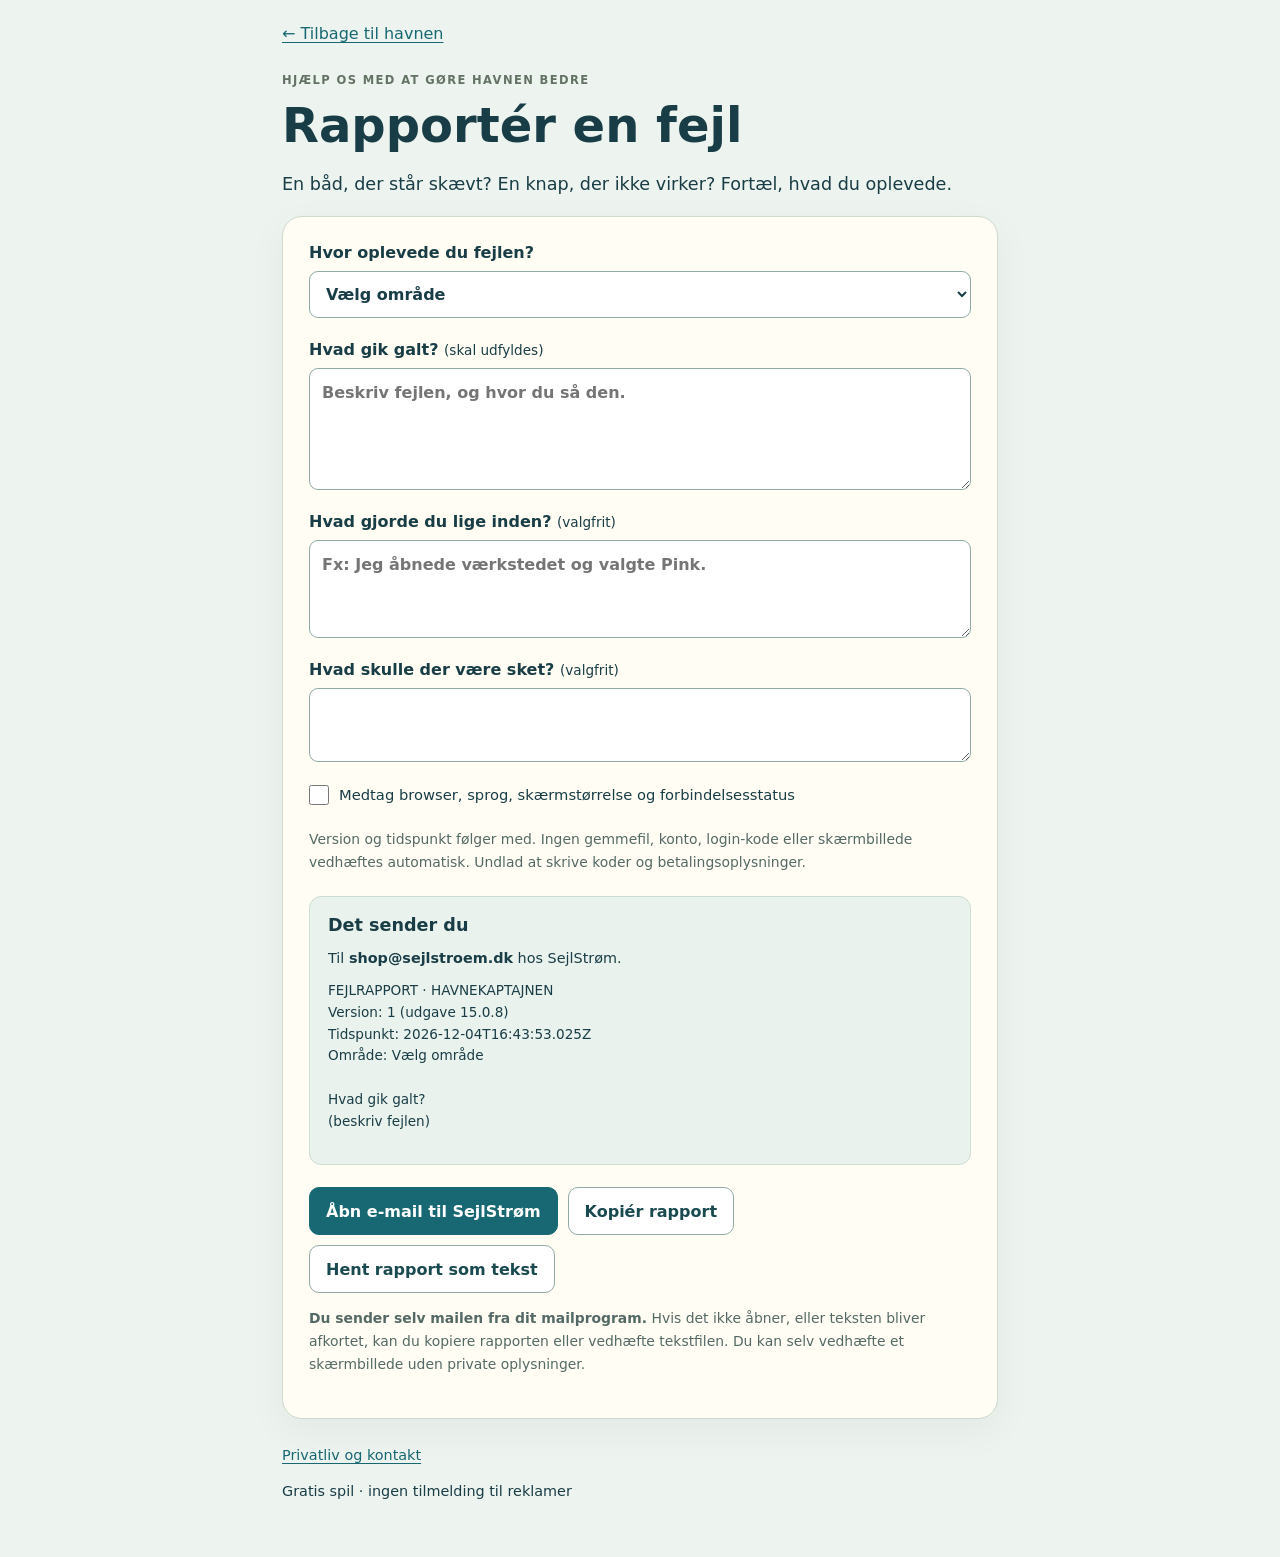
<file: fejlrapport.html>
<!doctype html>
<html lang="da"><head><meta charset="utf-8"><meta name="viewport" content="width=device-width,initial-scale=1"><meta name="referrer" content="no-referrer"><meta name="theme-color" content="#153e4b"><title>Rapportér en fejl · Havnekaptajnen</title><link rel="icon" href="./icons/icon.svg"><link rel="stylesheet" href="./fejlrapport.css?v=1.0"><script src="./fejlrapport.js?v=1.0" defer></script></head>
<body><main><a class="back" href="./">← Tilbage til havnen</a><header><span class="eyebrow">HJÆLP OS MED AT GØRE HAVNEN BEDRE</span><h1>Rapportér en fejl</h1><p>En båd, der står skævt? En knap, der ikke virker? Fortæl, hvad du oplevede.</p></header>
<form id="report-form"><label>Hvor oplevede du fejlen?<select id="report-area"><option>Vælg område</option><option>Havnen</option><option>Værksted og både</option><option>Sejlads og øer</option><option>Produktion og opgraderinger</option><option>Login og gemning</option><option>Grafik og bevægelse</option><option>Installation og offline</option><option>Andet</option></select></label>
<label>Hvad gik galt? <span>(skal udfyldes)</span><textarea id="report-problem" required minlength="5" maxlength="1500" rows="4" placeholder="Beskriv fejlen, og hvor du så den."></textarea></label>
<label>Hvad gjorde du lige inden? <span>(valgfrit)</span><textarea id="report-steps" maxlength="800" rows="3" placeholder="Fx: Jeg åbnede værkstedet og valgte Pink."></textarea></label>
<label>Hvad skulle der være sket? <span>(valgfrit)</span><textarea id="report-expected" maxlength="500" rows="2"></textarea></label>
<label class="check"><input id="report-technical" type="checkbox"> Medtag browser, sprog, skærmstørrelse og forbindelsesstatus</label>
<p class="hint">Version og tidspunkt følger med. Ingen gemmefil, konto, login-kode eller skærmbillede vedhæftes automatisk. Undlad at skrive koder og betalingsoplysninger.</p>
<section class="preview" aria-labelledby="preview-title"><h2 id="preview-title">Det sender du</h2><p>Til <strong>shop@sejlstroem.dk</strong> hos SejlStrøm.</p><pre id="report-preview"></pre></section>
<div class="actions"><button type="submit" class="primary">Åbn e-mail til SejlStrøm</button><button type="button" id="report-copy">Kopiér rapport</button><button type="button" id="report-download">Hent rapport som tekst</button></div>
<p class="hint"><strong>Du sender selv mailen fra dit mailprogram.</strong> Hvis det ikke åbner, eller teksten bliver afkortet, kan du kopiere rapporten eller vedhæfte tekstfilen. Du kan selv vedhæfte et skærmbillede uden private oplysninger.</p><p id="report-status" role="status" aria-live="polite"></p></form>
<footer><a href="./om-spillet.html#privatliv">Privatliv og kontakt</a><p>Gratis spil · ingen tilmelding til reklamer</p></footer></main></body></html>
</file>
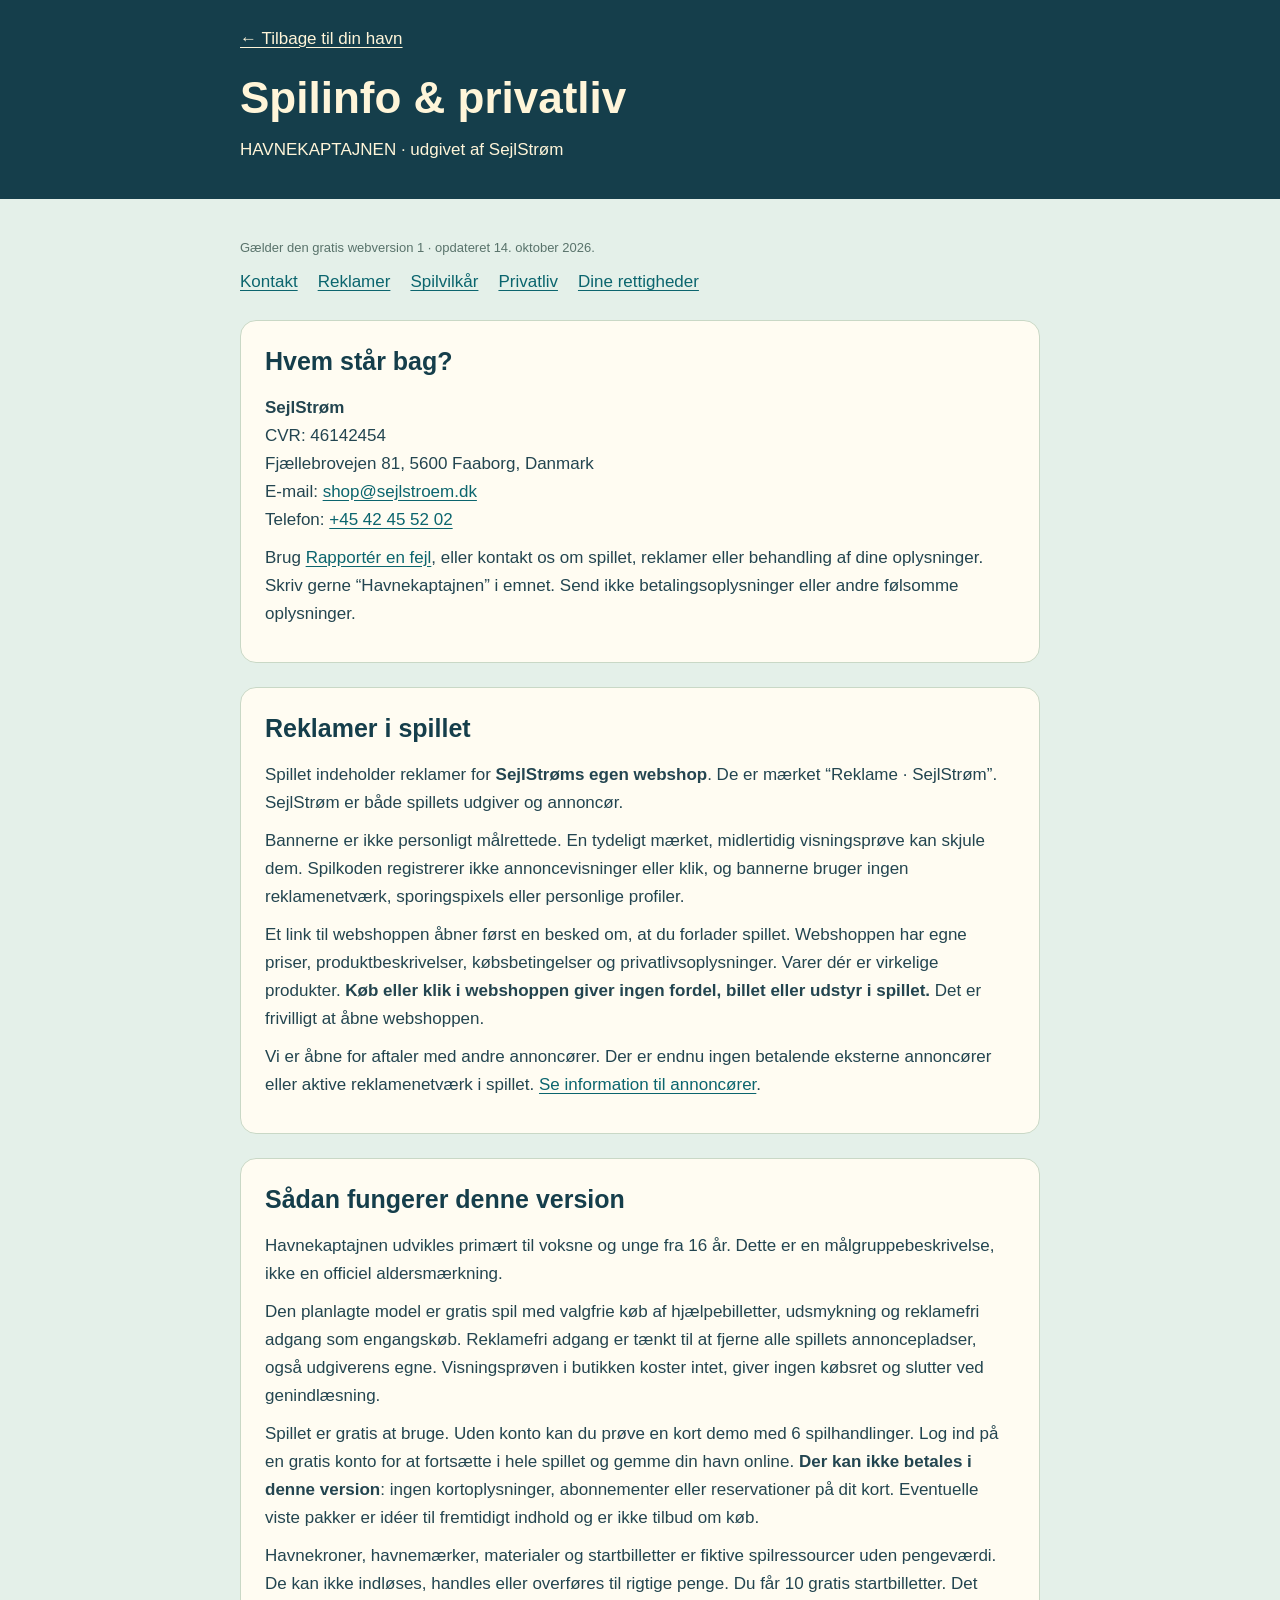
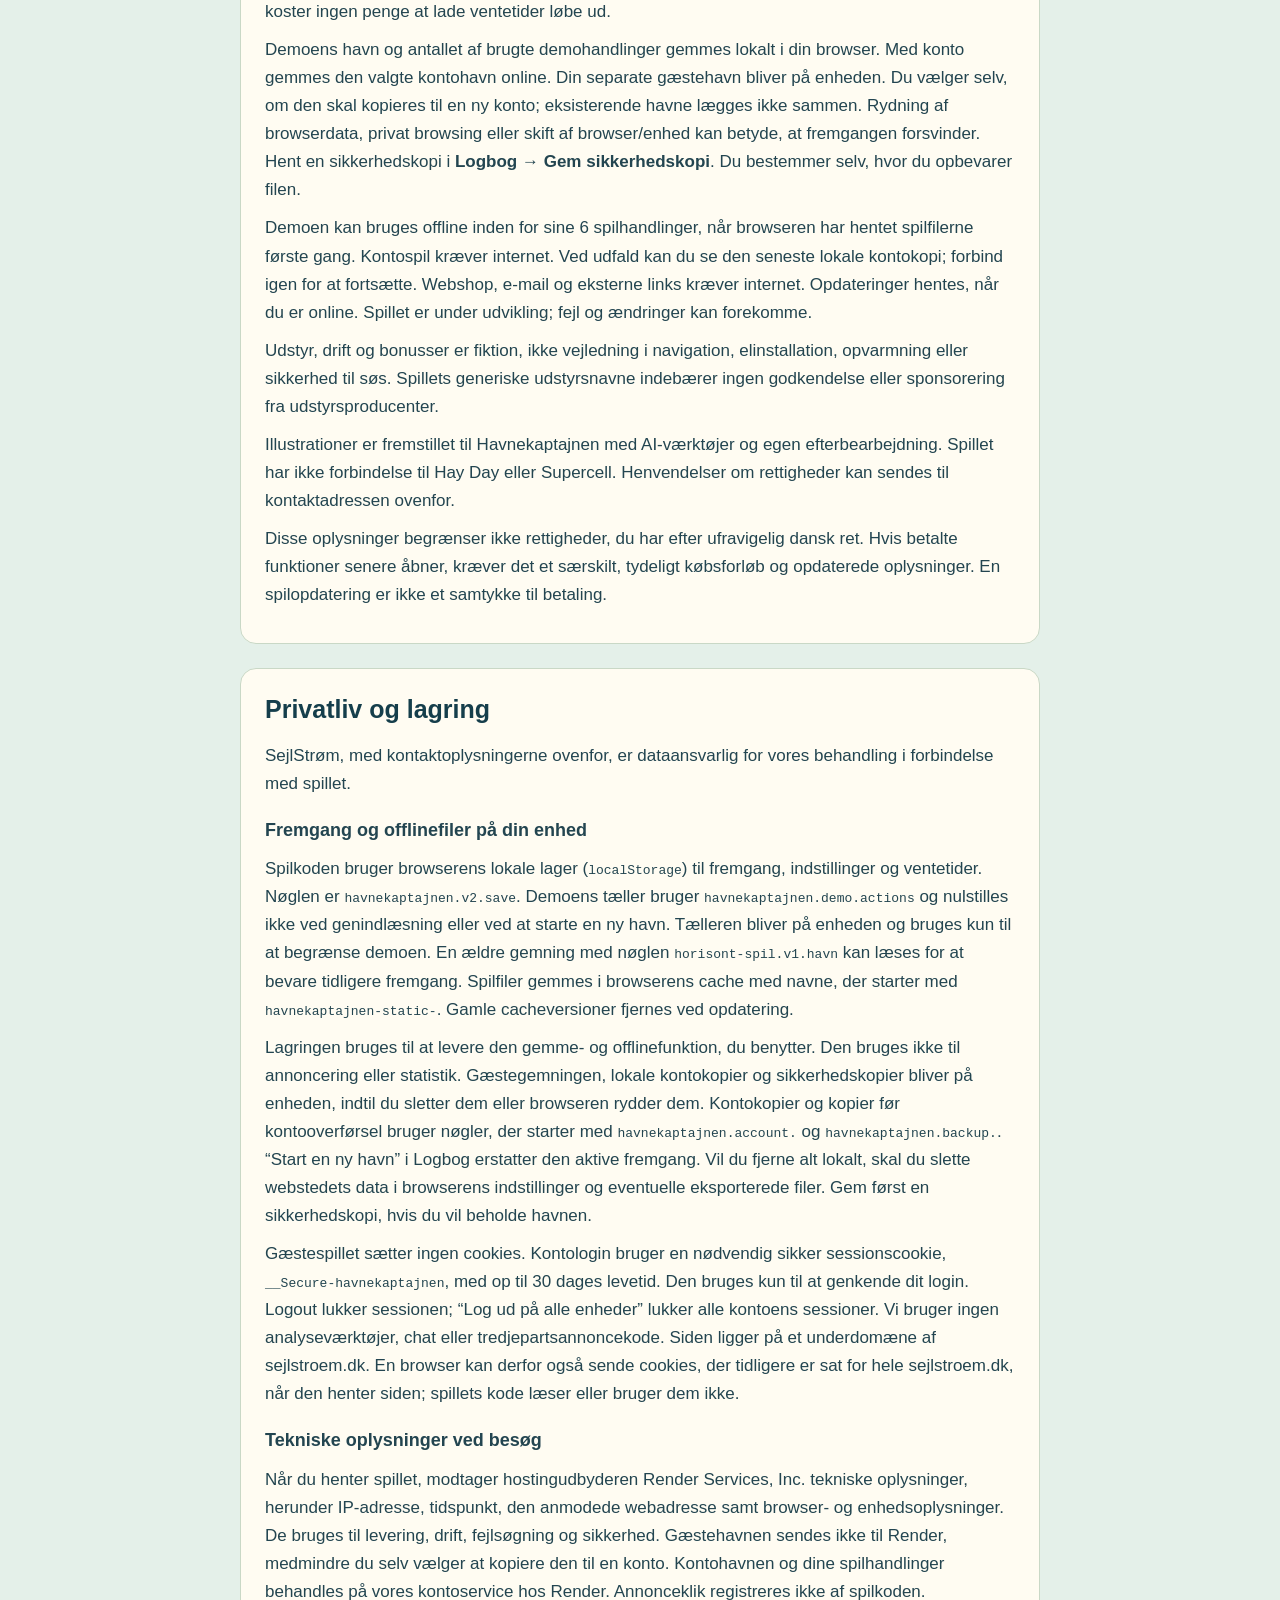
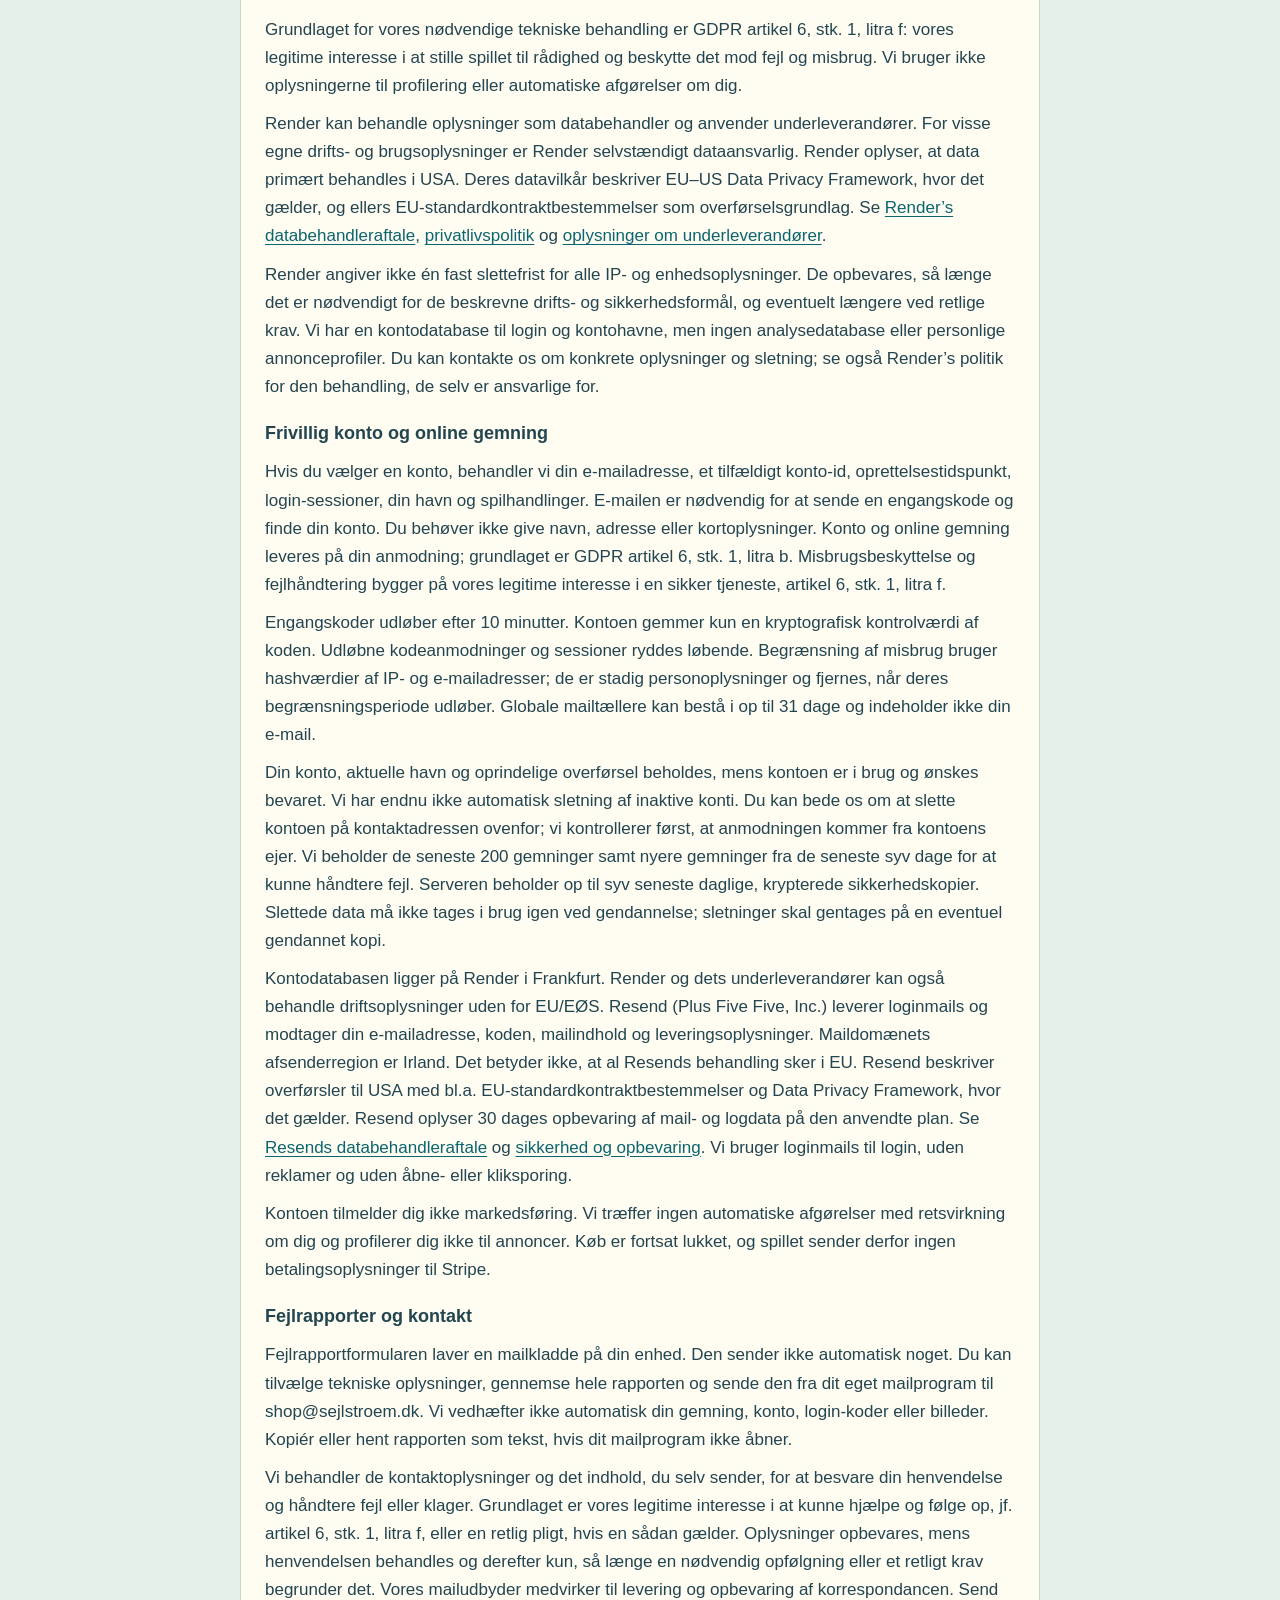
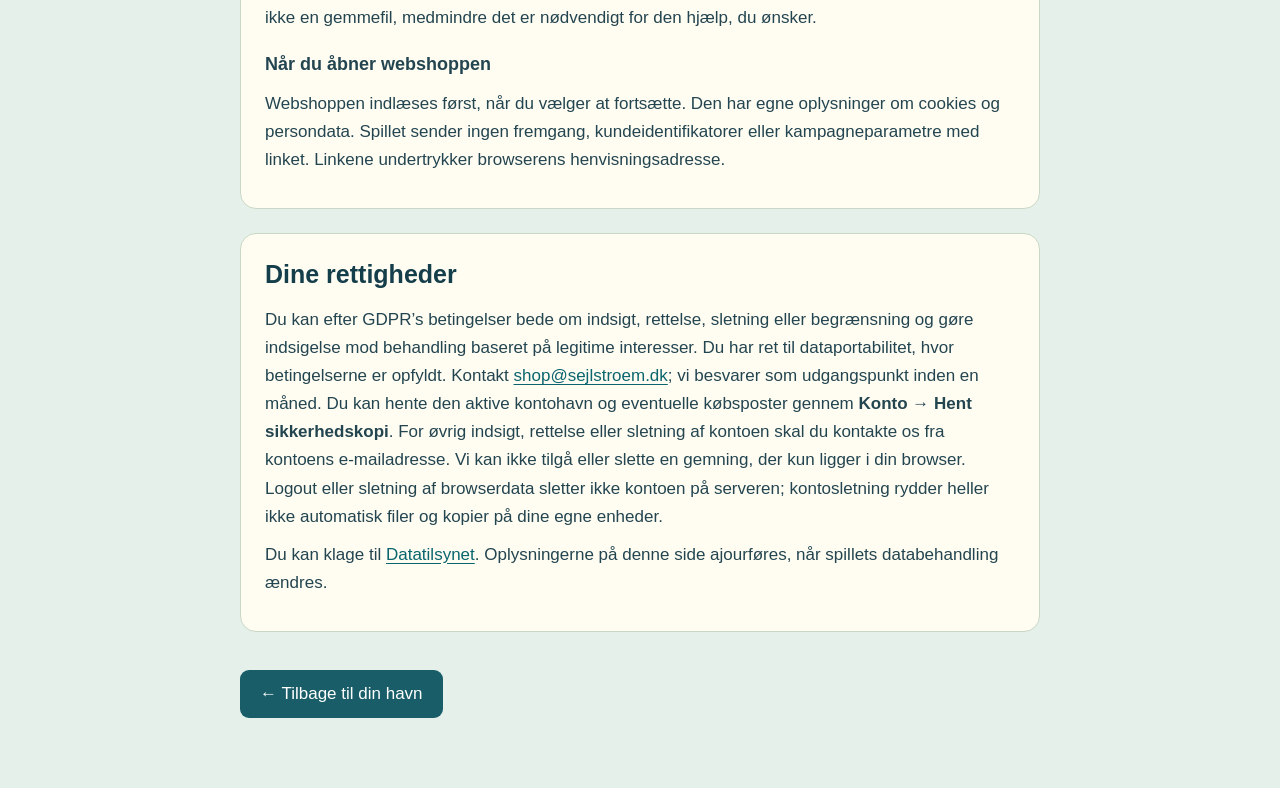
<file: om-spillet.html>
<!doctype html>
<html lang="da">
<head>
 <meta charset="utf-8"><meta name="viewport" content="width=device-width,initial-scale=1,viewport-fit=cover"><meta name="referrer" content="no-referrer">
 <meta name="theme-color" content="#153e4b"><title>Spilinfo, kontakt og privatliv · Havnekaptajnen</title>
 <link rel="icon" href="./icons/icon.svg" type="image/svg+xml"><link rel="stylesheet" href="./spilinfo.css?v=12.1.1">
</head>
<body class="legal-page">
 <header><a href="./">← Tilbage til din havn</a><h1>Spilinfo & privatliv</h1><p>HAVNEKAPTAJNEN · udgivet af SejlStrøm</p></header>
 <main>
  <p class="updated">Gælder den gratis webversion 1 · opdateret 14. oktober 2026.</p>
  <nav aria-label="Spiloplysninger"><a href="#kontakt">Kontakt</a><a href="#reklamer">Reklamer</a><a href="#spilvilkaar">Spilvilkår</a><a href="#privatliv">Privatliv</a><a href="#rettigheder">Dine rettigheder</a></nav>
  <section id="kontakt"><h2>Hvem står bag?</h2><address><strong>SejlStrøm</strong><br>CVR: 46142454<br>Fjællebrovejen 81, 5600 Faaborg, Danmark<br>E-mail: <a href="mailto:shop@sejlstroem.dk">shop@sejlstroem.dk</a><br>Telefon: <a href="tel:+4542455202">+45 42 45 52 02</a></address><p>Brug <a href="./fejlrapport.html">Rapportér en fejl</a>, eller kontakt os om spillet, reklamer eller behandling af dine oplysninger. Skriv gerne “Havnekaptajnen” i emnet. Send ikke betalingsoplysninger eller andre følsomme oplysninger.</p></section>
  <section id="reklamer"><h2>Reklamer i spillet</h2><p>Spillet indeholder reklamer for <strong>SejlStrøms egen webshop</strong>. De er mærket “Reklame · SejlStrøm”. SejlStrøm er både spillets udgiver og annoncør.</p><p>Bannerne er ikke personligt målrettede. En tydeligt mærket, midlertidig visningsprøve kan skjule dem. Spilkoden registrerer ikke annoncevisninger eller klik, og bannerne bruger ingen reklamenetværk, sporingspixels eller personlige profiler.</p><p>Et link til webshoppen åbner først en besked om, at du forlader spillet. Webshoppen har egne priser, produktbeskrivelser, købsbetingelser og privatlivsoplysninger. Varer dér er virkelige produkter. <strong>Køb eller klik i webshoppen giver ingen fordel, billet eller udstyr i spillet.</strong> Det er frivilligt at åbne webshoppen.</p><p>Vi er åbne for aftaler med andre annoncører. Der er endnu ingen betalende eksterne annoncører eller aktive reklamenetværk i spillet. <a href="./sponsor.html">Se information til annoncører</a>.</p></section>
  <section id="spilvilkaar"><h2>Sådan fungerer denne version</h2><p>Havnekaptajnen udvikles primært til voksne og unge fra 16 år. Dette er en målgruppebeskrivelse, ikke en officiel aldersmærkning.</p><p>Den planlagte model er gratis spil med valgfrie køb af hjælpebilletter, udsmykning og reklamefri adgang som engangskøb. Reklamefri adgang er tænkt til at fjerne alle spillets annoncepladser, også udgiverens egne. Visningsprøven i butikken koster intet, giver ingen købsret og slutter ved genindlæsning.</p><p>Spillet er gratis at bruge. Uden konto kan du prøve en kort demo med 6 spilhandlinger. Log ind på en gratis konto for at fortsætte i hele spillet og gemme din havn online. <strong>Der kan ikke betales i denne version</strong>: ingen kortoplysninger, abonnementer eller reservationer på dit kort. Eventuelle viste pakker er idéer til fremtidigt indhold og er ikke tilbud om køb.</p><p>Havnekroner, havnemærker, materialer og startbilletter er fiktive spilressourcer uden pengeværdi. De kan ikke indløses, handles eller overføres til rigtige penge. Du får 10 gratis startbilletter. Det koster ingen penge at lade ventetider løbe ud.</p><p>Demoens havn og antallet af brugte demohandlinger gemmes lokalt i din browser. Med konto gemmes den valgte kontohavn online. Din separate gæstehavn bliver på enheden. Du vælger selv, om den skal kopieres til en ny konto; eksisterende havne lægges ikke sammen. Rydning af browserdata, privat browsing eller skift af browser/enhed kan betyde, at fremgangen forsvinder. Hent en sikkerhedskopi i <strong>Logbog → Gem sikkerhedskopi</strong>. Du bestemmer selv, hvor du opbevarer filen.</p><p>Demoen kan bruges offline inden for sine 6 spilhandlinger, når browseren har hentet spilfilerne første gang. Kontospil kræver internet. Ved udfald kan du se den seneste lokale kontokopi; forbind igen for at fortsætte. Webshop, e-mail og eksterne links kræver internet. Opdateringer hentes, når du er online. Spillet er under udvikling; fejl og ændringer kan forekomme.</p><p>Udstyr, drift og bonusser er fiktion, ikke vejledning i navigation, elinstallation, opvarmning eller sikkerhed til søs. Spillets generiske udstyrsnavne indebærer ingen godkendelse eller sponsorering fra udstyrsproducenter.</p><p>Illustrationer er fremstillet til Havnekaptajnen med AI-værktøjer og egen efterbearbejdning. Spillet har ikke forbindelse til Hay Day eller Supercell. Henvendelser om rettigheder kan sendes til kontaktadressen ovenfor.</p><p>Disse oplysninger begrænser ikke rettigheder, du har efter ufravigelig dansk ret. Hvis betalte funktioner senere åbner, kræver det et særskilt, tydeligt købsforløb og opdaterede oplysninger. En spilopdatering er ikke et samtykke til betaling.</p></section>
  <section id="privatliv"><h2>Privatliv og lagring</h2><p>SejlStrøm, med kontaktoplysningerne ovenfor, er dataansvarlig for vores behandling i forbindelse med spillet.</p>
   <h3>Fremgang og offlinefiler på din enhed</h3><p>Spilkoden bruger browserens lokale lager (<code>localStorage</code>) til fremgang, indstillinger og ventetider. Nøglen er <code>havnekaptajnen.v2.save</code>. Demoens tæller bruger <code>havnekaptajnen.demo.actions</code> og nulstilles ikke ved genindlæsning eller ved at starte en ny havn. Tælleren bliver på enheden og bruges kun til at begrænse demoen. En ældre gemning med nøglen <code>horisont-spil.v1.havn</code> kan læses for at bevare tidligere fremgang. Spilfiler gemmes i browserens cache med navne, der starter med <code>havnekaptajnen-static-</code>. Gamle cacheversioner fjernes ved opdatering.</p><p>Lagringen bruges til at levere den gemme- og offlinefunktion, du benytter. Den bruges ikke til annoncering eller statistik. Gæstegemningen, lokale kontokopier og sikkerhedskopier bliver på enheden, indtil du sletter dem eller browseren rydder dem. Kontokopier og kopier før kontooverførsel bruger nøgler, der starter med <code>havnekaptajnen.account.</code> og <code>havnekaptajnen.backup.</code>. “Start en ny havn” i Logbog erstatter den aktive fremgang. Vil du fjerne alt lokalt, skal du slette webstedets data i browserens indstillinger og eventuelle eksporterede filer. Gem først en sikkerhedskopi, hvis du vil beholde havnen.</p><p>Gæstespillet sætter ingen cookies. Kontologin bruger en nødvendig sikker sessionscookie, <code>__Secure-havnekaptajnen</code>, med op til 30 dages levetid. Den bruges kun til at genkende dit login. Logout lukker sessionen; “Log ud på alle enheder” lukker alle kontoens sessioner. Vi bruger ingen analyseværktøjer, chat eller tredjepartsannoncekode. Siden ligger på et underdomæne af sejlstroem.dk. En browser kan derfor også sende cookies, der tidligere er sat for hele sejlstroem.dk, når den henter siden; spillets kode læser eller bruger dem ikke.</p>
   <h3>Tekniske oplysninger ved besøg</h3><p>Når du henter spillet, modtager hostingudbyderen Render Services, Inc. tekniske oplysninger, herunder IP-adresse, tidspunkt, den anmodede webadresse samt browser- og enhedsoplysninger. De bruges til levering, drift, fejlsøgning og sikkerhed. Gæstehavnen sendes ikke til Render, medmindre du selv vælger at kopiere den til en konto. Kontohavnen og dine spilhandlinger behandles på vores kontoservice hos Render. Annonceklik registreres ikke af spilkoden.</p><p>Grundlaget for vores nødvendige tekniske behandling er GDPR artikel 6, stk. 1, litra f: vores legitime interesse i at stille spillet til rådighed og beskytte det mod fejl og misbrug. Vi bruger ikke oplysningerne til profilering eller automatiske afgørelser om dig.</p><p>Render kan behandle oplysninger som databehandler og anvender underleverandører. For visse egne drifts- og brugsoplysninger er Render selvstændigt dataansvarlig. Render oplyser, at data primært behandles i USA. Deres datavilkår beskriver EU–US Data Privacy Framework, hvor det gælder, og ellers EU-standardkontraktbestemmelser som overførselsgrundlag. Se <a href="https://render.com/dpa" target="_blank" rel="noopener noreferrer">Render’s databehandleraftale</a>, <a href="https://render.com/privacy" target="_blank" rel="noopener noreferrer">privatlivspolitik</a> og <a href="https://render.com/trust" target="_blank" rel="noopener noreferrer">oplysninger om underleverandører</a>.</p><p>Render angiver ikke én fast slettefrist for alle IP- og enhedsoplysninger. De opbevares, så længe det er nødvendigt for de beskrevne drifts- og sikkerhedsformål, og eventuelt længere ved retlige krav. Vi har en kontodatabase til login og kontohavne, men ingen analysedatabase eller personlige annonceprofiler. Du kan kontakte os om konkrete oplysninger og sletning; se også Render’s politik for den behandling, de selv er ansvarlige for.</p>
   <h3 id="konto">Frivillig konto og online gemning</h3><p>Hvis du vælger en konto, behandler vi din e-mailadresse, et tilfældigt konto-id, oprettelsestidspunkt, login-sessioner, din havn og spilhandlinger. E-mailen er nødvendig for at sende en engangskode og finde din konto. Du behøver ikke give navn, adresse eller kortoplysninger. Konto og online gemning leveres på din anmodning; grundlaget er GDPR artikel 6, stk. 1, litra b. Misbrugsbeskyttelse og fejlhåndtering bygger på vores legitime interesse i en sikker tjeneste, artikel 6, stk. 1, litra f.</p><p>Engangskoder udløber efter 10 minutter. Kontoen gemmer kun en kryptografisk kontrolværdi af koden. Udløbne kodeanmodninger og sessioner ryddes løbende. Begrænsning af misbrug bruger hashværdier af IP- og e-mailadresser; de er stadig personoplysninger og fjernes, når deres begrænsningsperiode udløber. Globale mailtællere kan bestå i op til 31 dage og indeholder ikke din e-mail.</p><p>Din konto, aktuelle havn og oprindelige overførsel beholdes, mens kontoen er i brug og ønskes bevaret. Vi har endnu ikke automatisk sletning af inaktive konti. Du kan bede os om at slette kontoen på kontaktadressen ovenfor; vi kontrollerer først, at anmodningen kommer fra kontoens ejer. Vi beholder de seneste 200 gemninger samt nyere gemninger fra de seneste syv dage for at kunne håndtere fejl. Serveren beholder op til syv seneste daglige, krypterede sikkerhedskopier. Slettede data må ikke tages i brug igen ved gendannelse; sletninger skal gentages på en eventuel gendannet kopi.</p><p>Kontodatabasen ligger på Render i Frankfurt. Render og dets underleverandører kan også behandle driftsoplysninger uden for EU/EØS. Resend (Plus Five Five, Inc.) leverer loginmails og modtager din e-mailadresse, koden, mailindhold og leveringsoplysninger. Maildomænets afsenderregion er Irland. Det betyder ikke, at al Resends behandling sker i EU. Resend beskriver overførsler til USA med bl.a. EU-standardkontraktbestemmelser og Data Privacy Framework, hvor det gælder. Resend oplyser 30 dages opbevaring af mail- og logdata på den anvendte plan. Se <a href="https://resend.com/legal/dpa" target="_blank" rel="noopener noreferrer">Resends databehandleraftale</a> og <a href="https://resend.com/security" target="_blank" rel="noopener noreferrer">sikkerhed og opbevaring</a>. Vi bruger loginmails til login, uden reklamer og uden åbne- eller kliksporing.</p><p>Kontoen tilmelder dig ikke markedsføring. Vi træffer ingen automatiske afgørelser med retsvirkning om dig og profilerer dig ikke til annoncer. Køb er fortsat lukket, og spillet sender derfor ingen betalingsoplysninger til Stripe.</p>
   <h3>Fejlrapporter og kontakt</h3><p>Fejlrapportformularen laver en mailkladde på din enhed. Den sender ikke automatisk noget. Du kan tilvælge tekniske oplysninger, gennemse hele rapporten og sende den fra dit eget mailprogram til shop@sejlstroem.dk. Vi vedhæfter ikke automatisk din gemning, konto, login-koder eller billeder. Kopiér eller hent rapporten som tekst, hvis dit mailprogram ikke åbner.</p><p>Vi behandler de kontaktoplysninger og det indhold, du selv sender, for at besvare din henvendelse og håndtere fejl eller klager. Grundlaget er vores legitime interesse i at kunne hjælpe og følge op, jf. artikel 6, stk. 1, litra f, eller en retlig pligt, hvis en sådan gælder. Oplysninger opbevares, mens henvendelsen behandles og derefter kun, så længe en nødvendig opfølgning eller et retligt krav begrunder det. Vores mailudbyder medvirker til levering og opbevaring af korrespondancen. Send ikke en gemmefil, medmindre det er nødvendigt for den hjælp, du ønsker.</p>
   <h3>Når du åbner webshoppen</h3><p>Webshoppen indlæses først, når du vælger at fortsætte. Den har egne oplysninger om cookies og persondata. Spillet sender ingen fremgang, kundeidentifikatorer eller kampagneparametre med linket. Linkene undertrykker browserens henvisningsadresse.</p>
  </section>
  <section id="rettigheder"><h2>Dine rettigheder</h2><p>Du kan efter GDPR’s betingelser bede om indsigt, rettelse, sletning eller begrænsning og gøre indsigelse mod behandling baseret på legitime interesser. Du har ret til dataportabilitet, hvor betingelserne er opfyldt. Kontakt <a href="mailto:shop@sejlstroem.dk">shop@sejlstroem.dk</a>; vi besvarer som udgangspunkt inden en måned. Du kan hente den aktive kontohavn og eventuelle købsposter gennem <strong>Konto → Hent sikkerhedskopi</strong>. For øvrig indsigt, rettelse eller sletning af kontoen skal du kontakte os fra kontoens e-mailadresse. Vi kan ikke tilgå eller slette en gemning, der kun ligger i din browser. Logout eller sletning af browserdata sletter ikke kontoen på serveren; kontosletning rydder heller ikke automatisk filer og kopier på dine egne enheder.</p><p>Du kan klage til <a href="https://www.datatilsynet.dk/borger/klage-til-datatilsynet" target="_blank" rel="noopener noreferrer">Datatilsynet</a>. Oplysningerne på denne side ajourføres, når spillets databehandling ændres.</p></section>
  <a class="return-game" href="./">← Tilbage til din havn</a>
 </main>
</body></html>
</file>
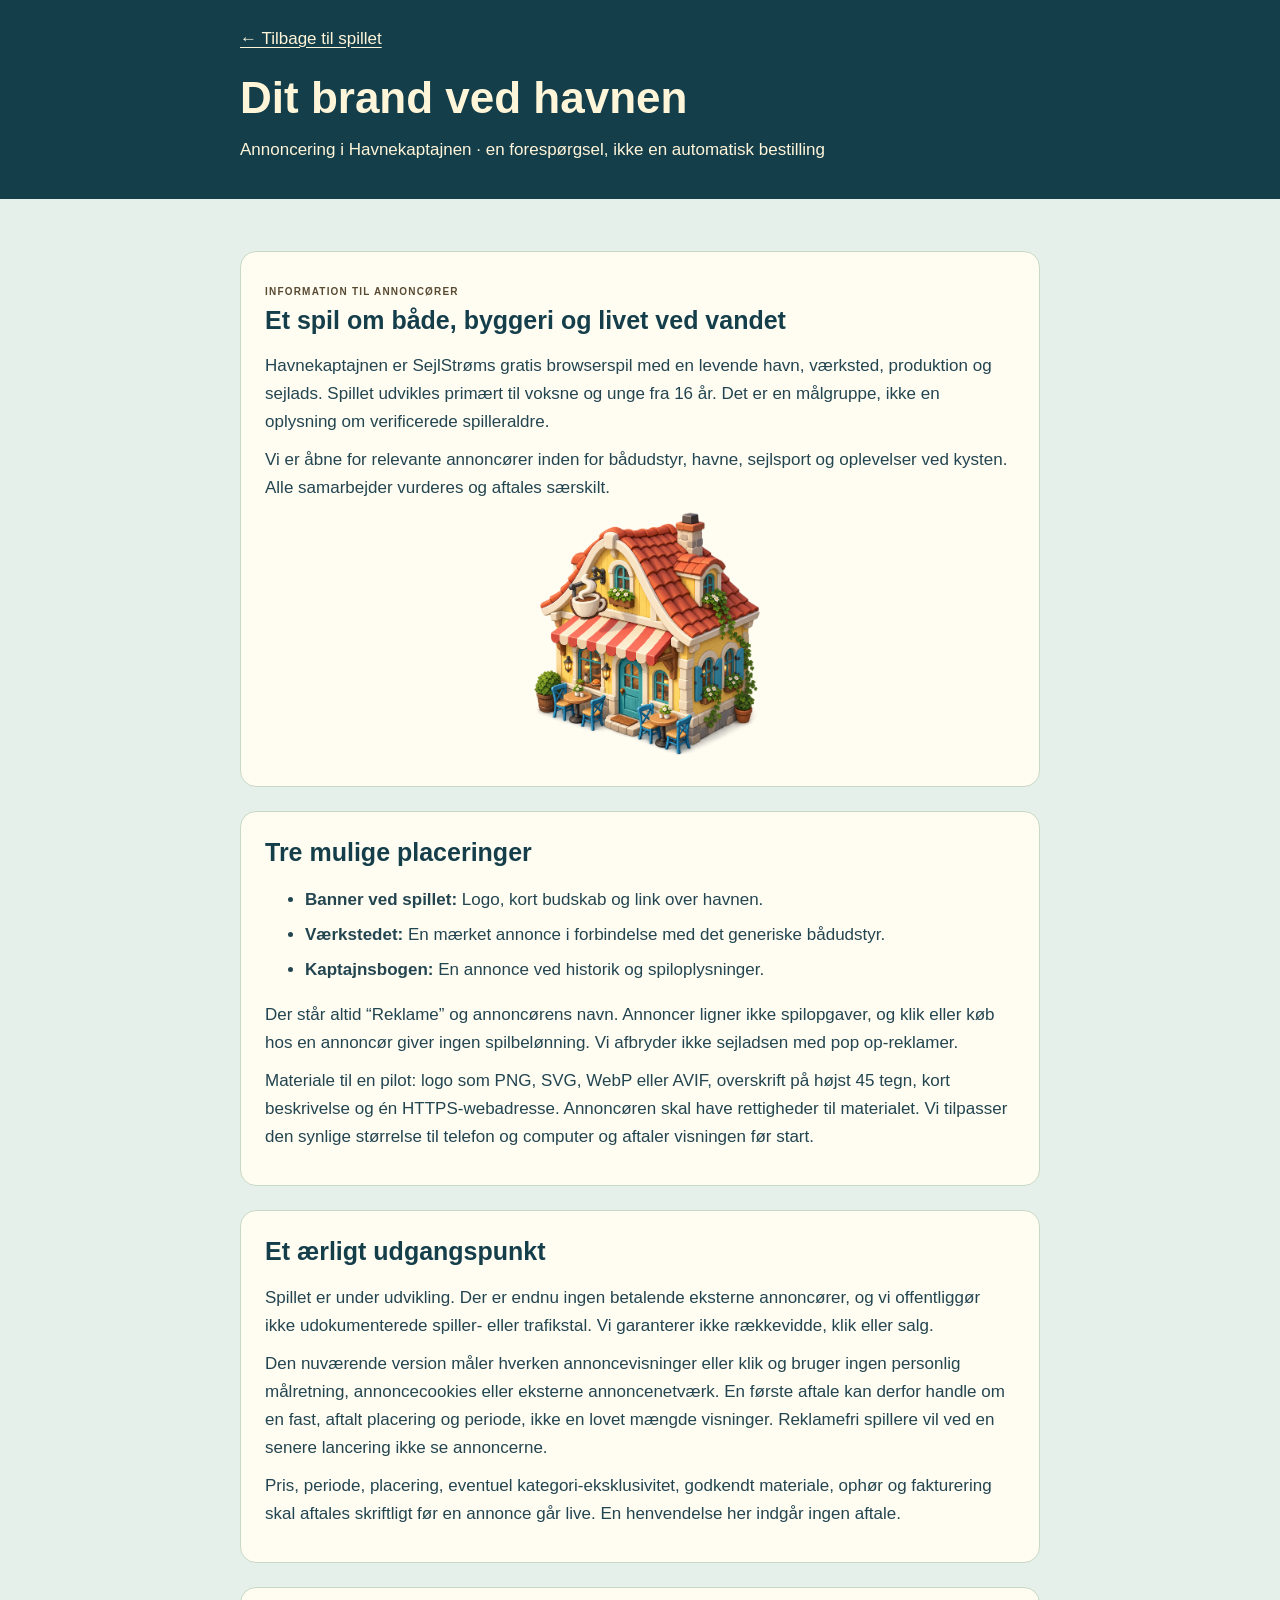
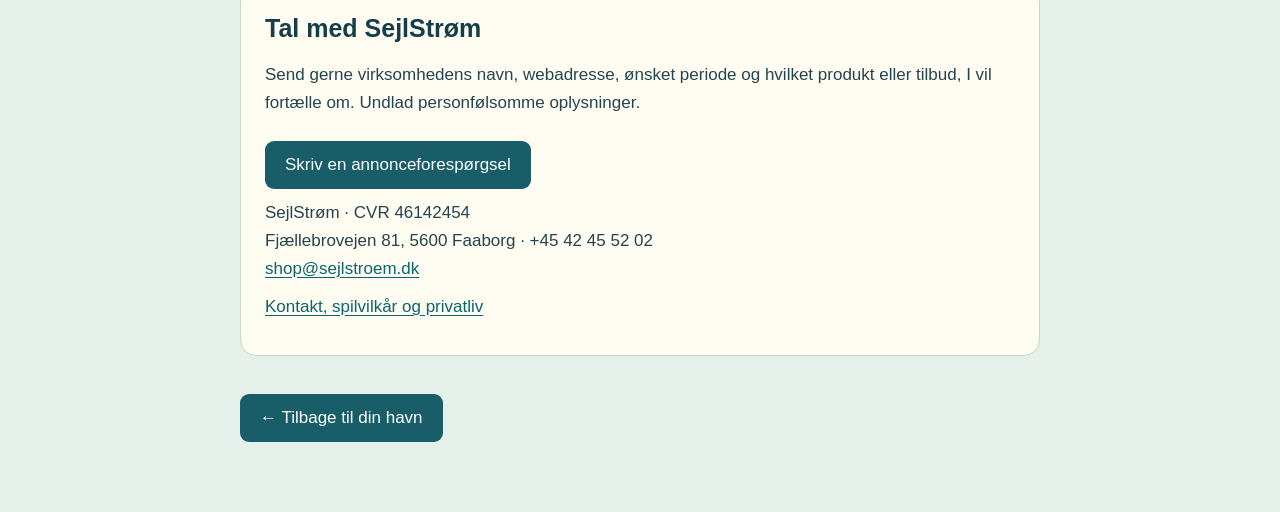
<file: sponsor.html>
<!doctype html>
<html lang="da"><head><meta charset="utf-8"><meta name="viewport" content="width=device-width,initial-scale=1"><meta name="referrer" content="no-referrer"><meta name="theme-color" content="#153e4b"><title>Annoncér i Havnekaptajnen · SejlStrøm</title><meta name="description" content="Muligheder for maritime annoncører i Havnekaptajnen. Tydeligt mærkede bannerpladser uden personlig målretning."><link rel="stylesheet" href="./spilinfo.css?v=12.1.1"><link rel="icon" href="./icons/icon.svg"></head>
<body class="legal-page"><header><a href="./">← Tilbage til spillet</a><h1>Dit brand ved havnen</h1><p>Annoncering i Havnekaptajnen · en forespørgsel, ikke en automatisk bestilling</p></header><main>
<section><span class="ad-label">Information til annoncører</span><h2>Et spil om både, byggeri og livet ved vandet</h2><p>Havnekaptajnen er SejlStrøms gratis browserspil med en levende havn, værksted, produktion og sejlads. Spillet udvikles primært til voksne og unge fra 16 år. Det er en målgruppe, ikke en oplysning om verificerede spilleraldre.</p><p>Vi er åbne for relevante annoncører inden for bådudstyr, havne, sejlsport og oplevelser ved kysten. Alle samarbejder vurderes og aftales særskilt.</p><img src="./island-cafe.png" width="250" height="250" alt="Sofies havnecafé i Havnekaptajnen" style="max-width:100%;height:auto;display:block;margin:auto"></section>
<section><h2>Tre mulige placeringer</h2><ul><li><strong>Banner ved spillet:</strong> Logo, kort budskab og link over havnen.</li><li><strong>Værkstedet:</strong> En mærket annonce i forbindelse med det generiske bådudstyr.</li><li><strong>Kaptajnsbogen:</strong> En annonce ved historik og spiloplysninger.</li></ul><p>Der står altid “Reklame” og annoncørens navn. Annoncer ligner ikke spilopgaver, og klik eller køb hos en annoncør giver ingen spilbelønning. Vi afbryder ikke sejladsen med pop op-reklamer.</p><p>Materiale til en pilot: logo som PNG, SVG, WebP eller AVIF, overskrift på højst 45 tegn, kort beskrivelse og én HTTPS-webadresse. Annoncøren skal have rettigheder til materialet. Vi tilpasser den synlige størrelse til telefon og computer og aftaler visningen før start.</p></section>
<section><h2>Et ærligt udgangspunkt</h2><p>Spillet er under udvikling. Der er endnu ingen betalende eksterne annoncører, og vi offentliggør ikke udokumenterede spiller- eller trafikstal. Vi garanterer ikke rækkevidde, klik eller salg.</p><p>Den nuværende version måler hverken annoncevisninger eller klik og bruger ingen personlig målretning, annoncecookies eller eksterne annoncenetværk. En første aftale kan derfor handle om en fast, aftalt placering og periode, ikke en lovet mængde visninger. Reklamefri spillere vil ved en senere lancering ikke se annoncerne.</p><p>Pris, periode, placering, eventuel kategori-eksklusivitet, godkendt materiale, ophør og fakturering skal aftales skriftligt før en annonce går live. En henvendelse her indgår ingen aftale.</p></section>
<section><h2>Tal med SejlStrøm</h2><p>Send gerne virksomhedens navn, webadresse, ønsket periode og hvilket produkt eller tilbud, I vil fortælle om. Undlad personfølsomme oplysninger.</p><p><a class="return-game" href="mailto:shop@sejlstroem.dk?subject=Annonceforesp%C3%B8rgsel%20%E2%80%93%20Havnekaptajnen">Skriv en annonceforespørgsel</a></p><p>SejlStrøm · CVR 46142454<br>Fjællebrovejen 81, 5600 Faaborg · +45 42 45 52 02<br><a href="mailto:shop@sejlstroem.dk">shop@sejlstroem.dk</a></p><p><a href="./om-spillet.html">Kontakt, spilvilkår og privatliv</a></p></section>
<a class="return-game" href="./">← Tilbage til din havn</a></main></body></html>
</file>
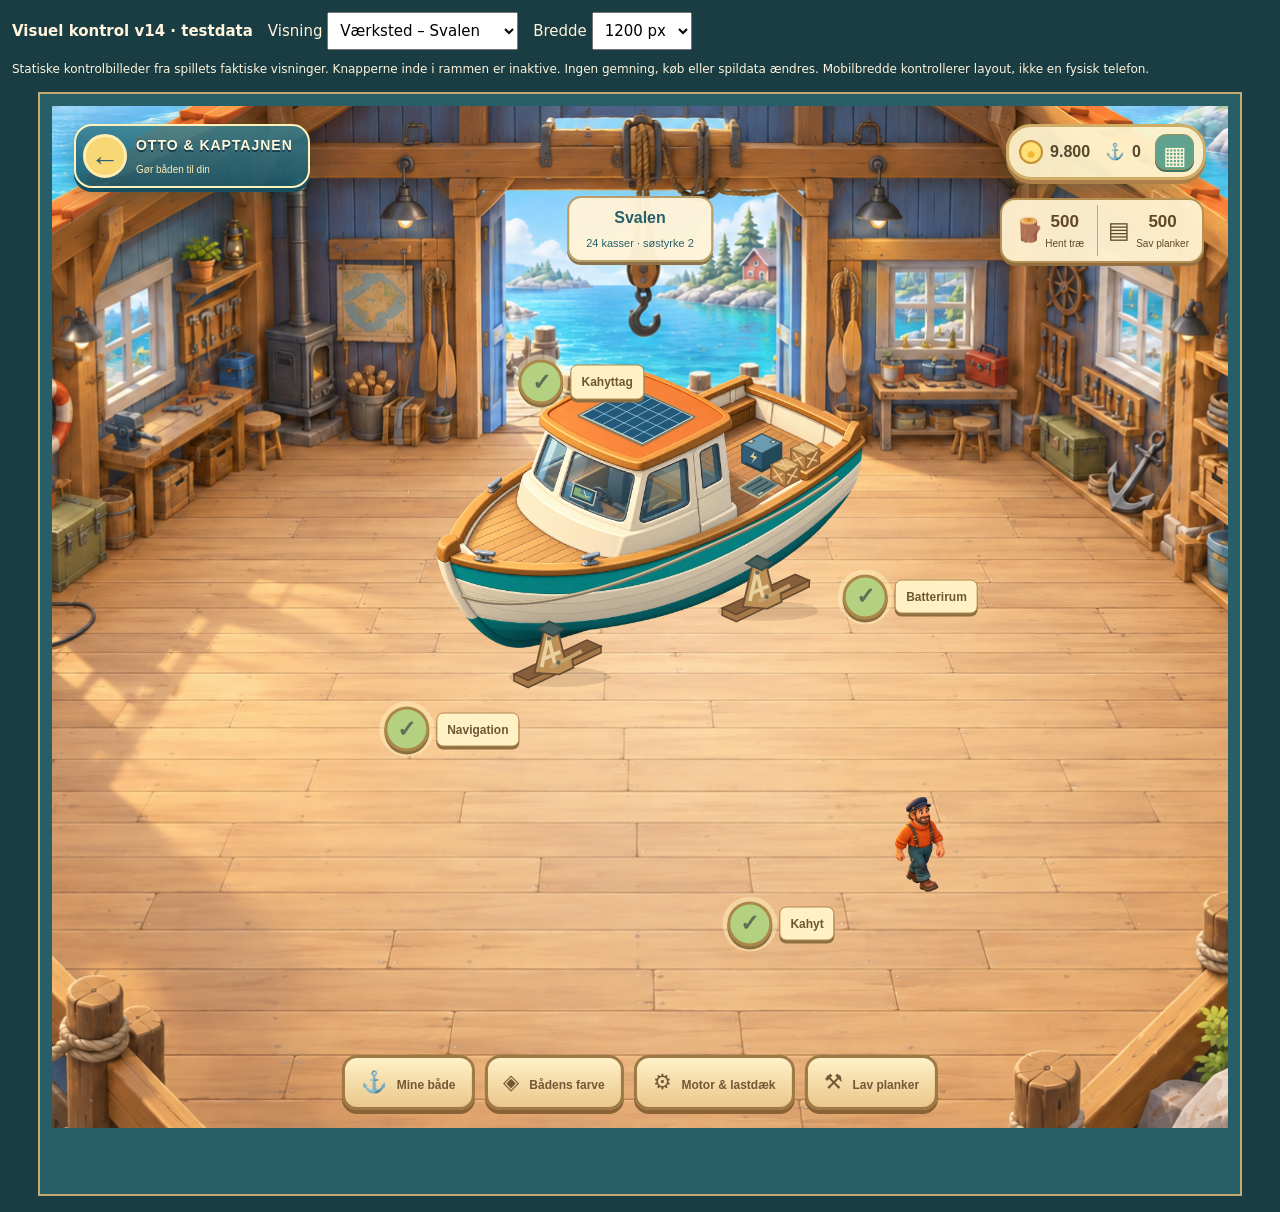
<file: visual-review-v14.html>
<!doctype html><html lang="da"><meta charset="utf-8"><meta name="robots" content="noindex"><title>Havnekaptajnen – visuel kontrol v14</title><style>body{background:#193d43;color:#fff4dc;font:15px system-ui;margin:12px}header{display:flex;flex-wrap:wrap;gap:15px;align-items:center}select{font:inherit;padding:8px}p{font-size:12px}iframe{display:block;height:1100px;border:2px solid #c7aa70;margin:16px auto;background:#27636c}</style><header><b>Visuel kontrol v14 · testdata</b><label>Visning <select id="view"><option>Værksted – Svalen</option><option>Værksted – Havkat</option><option>Værksted – Fjordly</option><option>Værksted – Tvilling</option><option>Værksted – Nordlys</option><option>Værksted – Havbro</option><option>Værksted – Horisont</option><option>Både og bro</option><option>Det nære øhav</option><option>Handelsøerne</option><option>Det store hav</option></select></label><label>Bredde <select id="size"><option value="1200">1200 px</option><option value="390">390 px</option></select></label></header><p>Statiske kontrolbilleder fra spillets faktiske visninger. Knapperne inde i rammen er inaktive. Ingen gemning, køb eller spildata ændres. Mobilbredde kontrollerer layout, ikke en fysisk telefon.</p><iframe title="Kontrolvisning" id="preview"></iframe><script>const views={"Værksted – Svalen":"<!doctype html><html lang=\"da\"><meta charset=\"utf-8\"><meta name=\"viewport\" content=\"width=device-width,initial-scale=1\"><link rel=\"stylesheet\" href=\"./styles.css?v=12.1.0\"><link rel=\"stylesheet\" href=\"./harbor-life.css?v=14.0.3\"><link rel=\"stylesheet\" href=\"./world.css?v=12.1.0\"><link rel=\"stylesheet\" href=\"./campaign.css?v=12.1.0\"><link rel=\"stylesheet\" href=\"./growth.css?v=12.1.0\"><link rel=\"stylesheet\" href=\"./island.css?v=12.1.0\"><link rel=\"stylesheet\" href=\"./shop.css?v=12.1.0\"><link rel=\"stylesheet\" href=\"./fleet.css?v=14.0.3\"><link rel=\"stylesheet\" href=\"./land.css?v=12.1.0\"><link rel=\"stylesheet\" href=\"./spilinfo.css?v=12.1.1\"><link rel=\"stylesheet\" href=\"./voyages.css?v=14.0.3\"><style>html,body{margin:0;min-height:100%;background:#275e68}.app-container{max-width:1200px;margin:auto;padding:12px}button{cursor:default}</style><main class=\"app-container\"><div id=\"app\"><section id=\"tab-content\" aria-live=\"off\"><section class=\"island-game island-room \" aria-label=\"Inde i havneværkstedet\"><div class=\"island-hud\"><button class=\"captain-crest\" data-act=\"tab\" data-val=\"havn\" aria-label=\"Ud til havnen\"><span>←</span><div><b>OTTO & KAPTAJNEN</b><small>Gør båden til din</small></div></button><div class=\"island-wallet\"><span class=\"coin-dot\">●</span><b>9.800</b><span class=\"token-dot\">⚓</span><b>0</b><button data-act=\"world-open\" data-val=\"inventory\" aria-label=\"Åbn lager\">▦</button></div></div><div class=\"timber-hud\"><button data-act=\"world-open\" data-val=\"shore\" aria-label=\"Drivtømmer: 500. Hent ved stranden.\"><span>🪵</span><b>500</b><small>Hent træ</small></button><button data-act=\"world-open\" data-val=\"workshop\" aria-label=\"Planker: 500. Åbn savværket.\"><span>▤</span><b>500</b><small>Sav planker</small></button></div><div class=\"drydock-scene\"><img class=\"drydock-background\" src=\"./workshop-floor-v12.png?v=12.1.0\" alt=\"Ottos lyse bådværksted med arbejdsborde og en åben tørdok\" draggable=\"false\"><div class=\"island-vessel drydock-vessel fleet-vessel-svalen paint-teal\" style=\"--ship-scale:1;\"><div class=\"vessel-assembly\"><svg class=\"boat-cradle\" viewBox=\"0 0 1536 1024\" role=\"img\" aria-label=\"Bådstativ tilpasset Svalen\"><g transform=\"translate(480 925)\"><ellipse cx=\"24\" cy=\"139\" rx=\"165\" ry=\"33\" fill=\"#49331e24\"/><path d=\"M-124 130L114 19 160 39 -78 151Z\" fill=\"#87603b\" stroke=\"#67492f\" stroke-width=\"5\"/><path d=\"M-78 151L160 39V60L-78 174 -124 153V130Z\" fill=\"#a67848\" stroke=\"#67492f\" stroke-width=\"5\"/><path d=\"M-57 126L-25 -15 15 -30 41 77 64 67 70 109 24 131Z\" fill=\"#bd9056\" stroke=\"#6b4f34\" stroke-width=\"6\"/><path d=\"M-34 107L-12 9 10 99M-33 83L27 57\" fill=\"none\" stroke=\"#ead1a0\" stroke-width=\"12\"/><path d=\"M-46 -17L-10 -42 40 -18 5 6Z\" fill=\"#465f5d\" stroke=\"#354b4a\" stroke-width=\"6\"/><path d=\"M-6 108L97 55\" stroke=\"#c6a36e\" stroke-width=\"12\"/><circle cx=\"-10\" cy=\"14\" r=\"7\" fill=\"#66695e\"/><circle cx=\"21\" cy=\"93\" r=\"7\" fill=\"#66695e\"/></g><g transform=\"translate(1160 710)\"><ellipse cx=\"24\" cy=\"139\" rx=\"165\" ry=\"33\" fill=\"#49331e24\"/><path d=\"M-124 130L114 19 160 39 -78 151Z\" fill=\"#87603b\" stroke=\"#67492f\" stroke-width=\"5\"/><path d=\"M-78 151L160 39V60L-78 174 -124 153V130Z\" fill=\"#a67848\" stroke=\"#67492f\" stroke-width=\"5\"/><path d=\"M-57 126L-25 -15 15 -30 41 77 64 67 70 109 24 131Z\" fill=\"#bd9056\" stroke=\"#6b4f34\" stroke-width=\"6\"/><path d=\"M-34 107L-12 9 10 99M-33 83L27 57\" fill=\"none\" stroke=\"#ead1a0\" stroke-width=\"12\"/><path d=\"M-46 -17L-10 -42 40 -18 5 6Z\" fill=\"#465f5d\" stroke=\"#354b4a\" stroke-width=\"6\"/><path d=\"M-6 108L97 55\" stroke=\"#c6a36e\" stroke-width=\"12\"/><circle cx=\"-10\" cy=\"14\" r=\"7\" fill=\"#66695e\"/><circle cx=\"21\" cy=\"93\" r=\"7\" fill=\"#66695e\"/></g></svg><img src=\"./island-boat.png\" alt=\"Din båd Svalen · Kahytbåd\" draggable=\"false\"><svg class=\"island-equipment-overlay\" viewBox=\"0 0 1536 1024\" xmlns=\"http://www.w3.org/2000/svg\" role=\"group\" aria-label=\"Bådens monterede udstyr\"><g data-boat-part=\"hull\" aria-label=\"Forstærket skrog\"><path d=\"M190 802Q440 887 964 650Q1243 534 1410 414\" fill=\"none\" stroke=\"#827461\" stroke-width=\"12\" stroke-linecap=\"round\"/><path d=\"M190 799Q440 884 964 647Q1243 531 1410 411\" fill=\"none\" stroke=\"#cfbb96\" stroke-width=\"6\" stroke-linecap=\"round\"/></g><g data-boat-part=\"engine\" aria-label=\"Opgraderet motor under dækslugen\"><path d=\"M1090 447L1160 405 1225 435 1155 480Z\" fill=\"#5d7676\" stroke=\"#c6b58e\" stroke-width=\"6\" stroke-linejoin=\"round\"/><path d=\"M1115 447L1166 418M1134 456L1185 427M1152 465L1203 436\" stroke=\"#304f57\" stroke-width=\"5\"/><path d=\"M1154 469L1167 461\" stroke=\"#e4d5ab\" stroke-width=\"5\"/></g><g data-boat-part=\"battery\" aria-label=\"Batteripakke fastgjort på agterdækket\"><path d=\"M1100 305L1165 335 1230 300V360L1165 395 1100 365Z\" fill=\"#315d78\" stroke=\"#25485b\" stroke-width=\"4\" stroke-linejoin=\"round\"/><path d=\"M1165 335V395L1230 360V300Z\" fill=\"#234859\"/><path d=\"M1100 305L1165 270 1230 300 1165 335Z\" fill=\"#6c9ab1\" stroke=\"#354f5a\" stroke-width=\"4\" stroke-linejoin=\"round\"/><path d=\"M1117 296L1131 289 1143 294 1129 302ZM1191 297L1202 291 1214 296 1203 302Z\" fill=\"#d5cfad\" stroke=\"#41565a\" stroke-width=\"3\"/><path d=\"M1142 328L1127 345 1140 349 1131 367 1150 346 1138 342Z\" fill=\"#f1d485\"/><path d=\"M1110 366L1165 390 1220 360\" fill=\"none\" stroke=\"#283f49\" stroke-width=\"8\"/></g><g data-boat-part=\"cargo\" aria-label=\"Lastkasser på agterdækket\"><g transform=\"translate(1260 319)\"><path d=\"M0 0L46 24 94 0V48L46 72 0 48Z\" fill=\"#b98246\" stroke=\"#775634\" stroke-width=\"4\" stroke-linejoin=\"round\"/><path d=\"M46 24V72L94 48V0Z\" fill=\"#996738\"/><path d=\"M0 0L48 -24 94 0 46 24Z\" fill=\"#ddb376\" stroke=\"#98713e\" stroke-width=\"4\" stroke-linejoin=\"round\"/><path d=\"M8 12L38 55M8 42L38 27M53 30L86 40M53 62L86 10M12 -4L79 7M33 -17L57 17\" fill=\"none\" stroke=\"#efc48b\" stroke-width=\"5\"/></g><g transform=\"translate(1195 372)\"><path d=\"M0 0L46 24 94 0V48L46 72 0 48Z\" fill=\"#b98246\" stroke=\"#775634\" stroke-width=\"4\" stroke-linejoin=\"round\"/><path d=\"M46 24V72L94 48V0Z\" fill=\"#996738\"/><path d=\"M0 0L48 -24 94 0 46 24Z\" fill=\"#ddb376\" stroke=\"#98713e\" stroke-width=\"4\" stroke-linejoin=\"round\"/><path d=\"M8 12L38 55M8 42L38 27M53 30L86 40M53 62L86 10M12 -4L79 7M33 -17L57 17\" fill=\"none\" stroke=\"#efc48b\" stroke-width=\"5\"/></g></g><g data-boat-part=\"heater\" aria-label=\"Kahytvarmer: varmt lys i kahytten\"><path d=\"M812 415L898 384 903 480 790 528Z\" fill=\"#ffc674\" opacity=\".28\"/><path d=\"M809 514Q850 479 889 489\" fill=\"none\" stroke=\"#ffdc9c\" stroke-width=\"5\" opacity=\".4\"/></g><g data-boat-part=\"navigation\" aria-label=\"Kortplotter monteret ved styrepladsen\"><path d=\"M581 491L587 516 600 521 596 496\" fill=\"#394f55\"/><path d=\"M552 431L625 460 614 505 541 476Z\" fill=\"#354b53\" stroke=\"#d0d1bb\" stroke-width=\"4\" stroke-linejoin=\"round\"/><path d=\"M556 442L614 465 606 492 549 470Z\" fill=\"#4b88a1\"/><path d=\"M555 445L577 451 571 463 590 475 603 488 550 468Z\" fill=\"#8caf73\"/><path d=\"M584 455L591 476 604 477\" fill=\"none\" stroke=\"#fbe4a4\" stroke-width=\"3\"/></g><g data-boat-part=\"solar\" aria-label=\"Solpanel monteret på kahyttaget\"><path d=\"M565 218L737 126 947 222 775 314Z\" fill=\"#624828\" opacity=\".3\"/><path d=\"M565 211L737 119 947 215 775 307Z\" fill=\"#e6e2cc\" stroke=\"#727e75\" stroke-width=\"5\" stroke-linejoin=\"round\"/><g transform=\"matrix(1.05 .48 .86 -.46 565 211)\"><rect x=\"6\" y=\"6\" width=\"188\" height=\"188\" rx=\"3\" fill=\"#225879\"/><path d=\"M38 6V194M69 6V194M100 6V194M131 6V194M162 6V194M6 53H194M6 100H194M6 147H194\" stroke=\"#a5cce0\" stroke-width=\"2\"/><path d=\"M8 8H192\" stroke=\"#fff2ca\" stroke-width=\"3\" opacity=\".75\"/></g></g></svg></div></div><div class=\"drydock-mechanic \"><div class=\"person-sprite\" aria-hidden=\"true\"><img src=\"./island-worker.png\" alt=\"\" draggable=\"false\"></div></div><button class=\"fitting-point fp-navigation is-fitted\" data-act=\"gear-select\" data-val=\"navigation\" aria-label=\"Vælg udstyr til Navigation\"><b>✓</b><span>Navigation</span></button><button class=\"fitting-point fp-battery is-fitted\" data-act=\"gear-select\" data-val=\"battery\" aria-label=\"Vælg udstyr til Batterirum\"><b>✓</b><span>Batterirum</span></button><button class=\"fitting-point fp-solar is-fitted\" data-act=\"gear-select\" data-val=\"solar\" aria-label=\"Vælg udstyr til Kahyttag\"><b>✓</b><span>Kahyttag</span></button><button class=\"fitting-point fp-heater is-fitted\" data-act=\"gear-select\" data-val=\"heater\" aria-label=\"Vælg udstyr til Kahyt\"><b>✓</b><span>Kahyt</span></button></div><div class=\"workshop-ship-label\"><b>Svalen</b><span>24 kasser · søstyrke 2</span></div><div class=\"drydock-tools\"><button data-act=\"fleet-open\">⚓ <b>Mine både</b></button><button data-act=\"world-open\" data-val=\"boat\">◈ <b>Bådens farve</b></button><button data-act=\"world-open\" data-val=\"refit\">⚙ <b>Motor & lastdæk</b></button><button data-act=\"world-open\" data-val=\"workshop\">⚒ <b>Lav planker</b></button></div></section></section></div></main></html>","Værksted – Havkat":"<!doctype html><html lang=\"da\"><meta charset=\"utf-8\"><meta name=\"viewport\" content=\"width=device-width,initial-scale=1\"><link rel=\"stylesheet\" href=\"./styles.css?v=12.1.0\"><link rel=\"stylesheet\" href=\"./harbor-life.css?v=14.0.3\"><link rel=\"stylesheet\" href=\"./world.css?v=12.1.0\"><link rel=\"stylesheet\" href=\"./campaign.css?v=12.1.0\"><link rel=\"stylesheet\" href=\"./growth.css?v=12.1.0\"><link rel=\"stylesheet\" href=\"./island.css?v=12.1.0\"><link rel=\"stylesheet\" href=\"./shop.css?v=12.1.0\"><link rel=\"stylesheet\" href=\"./fleet.css?v=14.0.3\"><link rel=\"stylesheet\" href=\"./land.css?v=12.1.0\"><link rel=\"stylesheet\" href=\"./spilinfo.css?v=12.1.1\"><link rel=\"stylesheet\" href=\"./voyages.css?v=14.0.3\"><style>html,body{margin:0;min-height:100%;background:#275e68}.app-container{max-width:1200px;margin:auto;padding:12px}button{cursor:default}</style><main class=\"app-container\"><div id=\"app\"><section id=\"tab-content\" aria-live=\"off\"><section class=\"island-game island-room \" aria-label=\"Inde i havneværkstedet\"><div class=\"island-hud\"><button class=\"captain-crest\" data-act=\"tab\" data-val=\"havn\" aria-label=\"Ud til havnen\"><span>←</span><div><b>OTTO & KAPTAJNEN</b><small>Gør båden til din</small></div></button><div class=\"island-wallet\"><span class=\"coin-dot\">●</span><b>9.800</b><span class=\"token-dot\">⚓</span><b>0</b><button data-act=\"world-open\" data-val=\"inventory\" aria-label=\"Åbn lager\">▦</button></div></div><div class=\"timber-hud\"><button data-act=\"world-open\" data-val=\"shore\" aria-label=\"Drivtømmer: 500. Hent ved stranden.\"><span>🪵</span><b>500</b><small>Hent træ</small></button><button data-act=\"world-open\" data-val=\"workshop\" aria-label=\"Planker: 500. Åbn savværket.\"><span>▤</span><b>500</b><small>Sav planker</small></button></div><div class=\"drydock-scene\"><img class=\"drydock-background\" src=\"./workshop-floor-v12.png?v=12.1.0\" alt=\"Ottos lyse bådværksted med arbejdsborde og en åben tørdok\" draggable=\"false\"><div class=\"island-vessel drydock-vessel fleet-vessel-havkat paint-teal\" style=\"--ship-scale:1.09;\"><div class=\"vessel-assembly\"><svg class=\"boat-cradle\" viewBox=\"0 0 1536 1024\" role=\"img\" aria-label=\"Bådstativ tilpasset Havkat\"><g transform=\"translate(480 920)\"><ellipse cx=\"24\" cy=\"139\" rx=\"165\" ry=\"33\" fill=\"#49331e24\"/><path d=\"M-124 130L114 19 160 39 -78 151Z\" fill=\"#87603b\" stroke=\"#67492f\" stroke-width=\"5\"/><path d=\"M-78 151L160 39V60L-78 174 -124 153V130Z\" fill=\"#a67848\" stroke=\"#67492f\" stroke-width=\"5\"/><path d=\"M-57 126L-25 -15 15 -30 41 77 64 67 70 109 24 131Z\" fill=\"#bd9056\" stroke=\"#6b4f34\" stroke-width=\"6\"/><path d=\"M-34 107L-12 9 10 99M-33 83L27 57\" fill=\"none\" stroke=\"#ead1a0\" stroke-width=\"12\"/><path d=\"M-46 -17L-10 -42 40 -18 5 6Z\" fill=\"#465f5d\" stroke=\"#354b4a\" stroke-width=\"6\"/><path d=\"M-6 108L97 55\" stroke=\"#c6a36e\" stroke-width=\"12\"/><circle cx=\"-10\" cy=\"14\" r=\"7\" fill=\"#66695e\"/><circle cx=\"21\" cy=\"93\" r=\"7\" fill=\"#66695e\"/></g><g transform=\"translate(1140 745)\"><ellipse cx=\"24\" cy=\"139\" rx=\"165\" ry=\"33\" fill=\"#49331e24\"/><path d=\"M-124 130L114 19 160 39 -78 151Z\" fill=\"#87603b\" stroke=\"#67492f\" stroke-width=\"5\"/><path d=\"M-78 151L160 39V60L-78 174 -124 153V130Z\" fill=\"#a67848\" stroke=\"#67492f\" stroke-width=\"5\"/><path d=\"M-57 126L-25 -15 15 -30 41 77 64 67 70 109 24 131Z\" fill=\"#bd9056\" stroke=\"#6b4f34\" stroke-width=\"6\"/><path d=\"M-34 107L-12 9 10 99M-33 83L27 57\" fill=\"none\" stroke=\"#ead1a0\" stroke-width=\"12\"/><path d=\"M-46 -17L-10 -42 40 -18 5 6Z\" fill=\"#465f5d\" stroke=\"#354b4a\" stroke-width=\"6\"/><path d=\"M-6 108L97 55\" stroke=\"#c6a36e\" stroke-width=\"12\"/><circle cx=\"-10\" cy=\"14\" r=\"7\" fill=\"#66695e\"/><circle cx=\"21\" cy=\"93\" r=\"7\" fill=\"#66695e\"/></g></svg><img src=\"./fleet-cutter.png\" alt=\"Din båd Havkat · Arbejdskutter\" draggable=\"false\"><svg class=\"island-equipment-overlay\" viewBox=\"0 0 1536 1024\" xmlns=\"http://www.w3.org/2000/svg\" role=\"group\" aria-label=\"Bådens monterede udstyr\"><g data-boat-part=\"hull\" aria-label=\"Forstærket skrog\"><path d=\"M420 735L455 724 477 735 470 770 447 789 425 766Z\" fill=\"#cfbb96\" stroke=\"#827461\" stroke-width=\"6\"/></g><g transform=\"translate(70 40) scale(.85)\"><g data-boat-part=\"engine\" aria-label=\"Opgraderet motor under dækslugen\"><path d=\"M1090 447L1160 405 1225 435 1155 480Z\" fill=\"#5d7676\" stroke=\"#c6b58e\" stroke-width=\"6\" stroke-linejoin=\"round\"/><path d=\"M1115 447L1166 418M1134 456L1185 427M1152 465L1203 436\" stroke=\"#304f57\" stroke-width=\"5\"/><path d=\"M1154 469L1167 461\" stroke=\"#e4d5ab\" stroke-width=\"5\"/></g></g><g transform=\"translate(70 40) scale(.85)\"><g data-boat-part=\"battery\" aria-label=\"Batteripakke fastgjort på agterdækket\"><path d=\"M1100 305L1165 335 1230 300V360L1165 395 1100 365Z\" fill=\"#315d78\" stroke=\"#25485b\" stroke-width=\"4\" stroke-linejoin=\"round\"/><path d=\"M1165 335V395L1230 360V300Z\" fill=\"#234859\"/><path d=\"M1100 305L1165 270 1230 300 1165 335Z\" fill=\"#6c9ab1\" stroke=\"#354f5a\" stroke-width=\"4\" stroke-linejoin=\"round\"/><path d=\"M1117 296L1131 289 1143 294 1129 302ZM1191 297L1202 291 1214 296 1203 302Z\" fill=\"#d5cfad\" stroke=\"#41565a\" stroke-width=\"3\"/><path d=\"M1142 328L1127 345 1140 349 1131 367 1150 346 1138 342Z\" fill=\"#f1d485\"/><path d=\"M1110 366L1165 390 1220 360\" fill=\"none\" stroke=\"#283f49\" stroke-width=\"8\"/></g></g><g transform=\"translate(70 40) scale(.85)\"><g data-boat-part=\"cargo\" aria-label=\"Lastkasser på agterdækket\"><g transform=\"translate(1260 319)\"><path d=\"M0 0L46 24 94 0V48L46 72 0 48Z\" fill=\"#b98246\" stroke=\"#775634\" stroke-width=\"4\" stroke-linejoin=\"round\"/><path d=\"M46 24V72L94 48V0Z\" fill=\"#996738\"/><path d=\"M0 0L48 -24 94 0 46 24Z\" fill=\"#ddb376\" stroke=\"#98713e\" stroke-width=\"4\" stroke-linejoin=\"round\"/><path d=\"M8 12L38 55M8 42L38 27M53 30L86 40M53 62L86 10M12 -4L79 7M33 -17L57 17\" fill=\"none\" stroke=\"#efc48b\" stroke-width=\"5\"/></g><g transform=\"translate(1195 372)\"><path d=\"M0 0L46 24 94 0V48L46 72 0 48Z\" fill=\"#b98246\" stroke=\"#775634\" stroke-width=\"4\" stroke-linejoin=\"round\"/><path d=\"M46 24V72L94 48V0Z\" fill=\"#996738\"/><path d=\"M0 0L48 -24 94 0 46 24Z\" fill=\"#ddb376\" stroke=\"#98713e\" stroke-width=\"4\" stroke-linejoin=\"round\"/><path d=\"M8 12L38 55M8 42L38 27M53 30L86 40M53 62L86 10M12 -4L79 7M33 -17L57 17\" fill=\"none\" stroke=\"#efc48b\" stroke-width=\"5\"/></g></g></g><g transform=\"translate(70 40) scale(.85)\"><g data-boat-part=\"heater\" aria-label=\"Kahytvarmer: varmt lys i kahytten\"><path d=\"M812 415L898 384 903 480 790 528Z\" fill=\"#ffc674\" opacity=\".28\"/><path d=\"M809 514Q850 479 889 489\" fill=\"none\" stroke=\"#ffdc9c\" stroke-width=\"5\" opacity=\".4\"/></g></g><g transform=\"translate(70 40) scale(.85)\"><g data-boat-part=\"navigation\" aria-label=\"Kortplotter monteret ved styrepladsen\"><path d=\"M581 491L587 516 600 521 596 496\" fill=\"#394f55\"/><path d=\"M552 431L625 460 614 505 541 476Z\" fill=\"#354b53\" stroke=\"#d0d1bb\" stroke-width=\"4\" stroke-linejoin=\"round\"/><path d=\"M556 442L614 465 606 492 549 470Z\" fill=\"#4b88a1\"/><path d=\"M555 445L577 451 571 463 590 475 603 488 550 468Z\" fill=\"#8caf73\"/><path d=\"M584 455L591 476 604 477\" fill=\"none\" stroke=\"#fbe4a4\" stroke-width=\"3\"/></g></g><g transform=\"translate(-80 12) scale(.85)\"><g data-boat-part=\"solar\" aria-label=\"Solpanel monteret på kahyttaget\"><path d=\"M565 218L737 126 947 222 775 314Z\" fill=\"#624828\" opacity=\".3\"/><path d=\"M565 211L737 119 947 215 775 307Z\" fill=\"#e6e2cc\" stroke=\"#727e75\" stroke-width=\"5\" stroke-linejoin=\"round\"/><g transform=\"matrix(1.05 .48 .86 -.46 565 211)\"><rect x=\"6\" y=\"6\" width=\"188\" height=\"188\" rx=\"3\" fill=\"#225879\"/><path d=\"M38 6V194M69 6V194M100 6V194M131 6V194M162 6V194M6 53H194M6 100H194M6 147H194\" stroke=\"#a5cce0\" stroke-width=\"2\"/><path d=\"M8 8H192\" stroke=\"#fff2ca\" stroke-width=\"3\" opacity=\".75\"/></g></g></g></svg></div></div><div class=\"drydock-mechanic \"><div class=\"person-sprite\" aria-hidden=\"true\"><img src=\"./island-worker.png\" alt=\"\" draggable=\"false\"></div></div><button class=\"fitting-point fp-navigation is-fitted\" data-act=\"gear-select\" data-val=\"navigation\" aria-label=\"Vælg udstyr til Navigation\"><b>✓</b><span>Navigation</span></button><button class=\"fitting-point fp-battery is-fitted\" data-act=\"gear-select\" data-val=\"battery\" aria-label=\"Vælg udstyr til Batterirum\"><b>✓</b><span>Batterirum</span></button><button class=\"fitting-point fp-solar is-fitted\" data-act=\"gear-select\" data-val=\"solar\" aria-label=\"Vælg udstyr til Kahyttag\"><b>✓</b><span>Kahyttag</span></button><button class=\"fitting-point fp-heater is-fitted\" data-act=\"gear-select\" data-val=\"heater\" aria-label=\"Vælg udstyr til Kahyt\"><b>✓</b><span>Kahyt</span></button></div><div class=\"workshop-ship-label\"><b>Havkat</b><span>40 kasser · søstyrke 4</span></div><div class=\"drydock-tools\"><button data-act=\"fleet-open\">⚓ <b>Mine både</b></button><button data-act=\"world-open\" data-val=\"boat\">◈ <b>Bådens farve</b></button><button data-act=\"world-open\" data-val=\"refit\">⚙ <b>Motor & lastdæk</b></button><button data-act=\"world-open\" data-val=\"workshop\">⚒ <b>Lav planker</b></button></div></section></section></div></main></html>","Værksted – Fjordly":"<!doctype html><html lang=\"da\"><meta charset=\"utf-8\"><meta name=\"viewport\" content=\"width=device-width,initial-scale=1\"><link rel=\"stylesheet\" href=\"./styles.css?v=12.1.0\"><link rel=\"stylesheet\" href=\"./harbor-life.css?v=14.0.3\"><link rel=\"stylesheet\" href=\"./world.css?v=12.1.0\"><link rel=\"stylesheet\" href=\"./campaign.css?v=12.1.0\"><link rel=\"stylesheet\" href=\"./growth.css?v=12.1.0\"><link rel=\"stylesheet\" href=\"./island.css?v=12.1.0\"><link rel=\"stylesheet\" href=\"./shop.css?v=12.1.0\"><link rel=\"stylesheet\" href=\"./fleet.css?v=14.0.3\"><link rel=\"stylesheet\" href=\"./land.css?v=12.1.0\"><link rel=\"stylesheet\" href=\"./spilinfo.css?v=12.1.1\"><link rel=\"stylesheet\" href=\"./voyages.css?v=14.0.3\"><style>html,body{margin:0;min-height:100%;background:#275e68}.app-container{max-width:1200px;margin:auto;padding:12px}button{cursor:default}</style><main class=\"app-container\"><div id=\"app\"><section id=\"tab-content\" aria-live=\"off\"><section class=\"island-game island-room \" aria-label=\"Inde i havneværkstedet\"><div class=\"island-hud\"><button class=\"captain-crest\" data-act=\"tab\" data-val=\"havn\" aria-label=\"Ud til havnen\"><span>←</span><div><b>OTTO & KAPTAJNEN</b><small>Gør båden til din</small></div></button><div class=\"island-wallet\"><span class=\"coin-dot\">●</span><b>9.800</b><span class=\"token-dot\">⚓</span><b>0</b><button data-act=\"world-open\" data-val=\"inventory\" aria-label=\"Åbn lager\">▦</button></div></div><div class=\"timber-hud\"><button data-act=\"world-open\" data-val=\"shore\" aria-label=\"Drivtømmer: 500. Hent ved stranden.\"><span>🪵</span><b>500</b><small>Hent træ</small></button><button data-act=\"world-open\" data-val=\"workshop\" aria-label=\"Planker: 500. Åbn savværket.\"><span>▤</span><b>500</b><small>Sav planker</small></button></div><div class=\"drydock-scene\"><img class=\"drydock-background\" src=\"./workshop-floor-v12.png?v=12.1.0\" alt=\"Ottos lyse bådværksted med arbejdsborde og en åben tørdok\" draggable=\"false\"><div class=\"island-vessel drydock-vessel fleet-vessel-fjordly paint-teal\" style=\"--ship-scale:1.16;\"><div class=\"vessel-assembly\"><svg class=\"boat-cradle\" viewBox=\"0 0 1536 1024\" role=\"img\" aria-label=\"Bådstativ tilpasset Fjordly\"><g transform=\"translate(480 910)\"><ellipse cx=\"24\" cy=\"139\" rx=\"165\" ry=\"33\" fill=\"#49331e24\"/><path d=\"M-124 130L114 19 160 39 -78 151Z\" fill=\"#87603b\" stroke=\"#67492f\" stroke-width=\"5\"/><path d=\"M-78 151L160 39V60L-78 174 -124 153V130Z\" fill=\"#a67848\" stroke=\"#67492f\" stroke-width=\"5\"/><path d=\"M-57 126L-25 -15 15 -30 41 77 64 67 70 109 24 131Z\" fill=\"#bd9056\" stroke=\"#6b4f34\" stroke-width=\"6\"/><path d=\"M-34 107L-12 9 10 99M-33 83L27 57\" fill=\"none\" stroke=\"#ead1a0\" stroke-width=\"12\"/><path d=\"M-46 -17L-10 -42 40 -18 5 6Z\" fill=\"#465f5d\" stroke=\"#354b4a\" stroke-width=\"6\"/><path d=\"M-6 108L97 55\" stroke=\"#c6a36e\" stroke-width=\"12\"/><circle cx=\"-10\" cy=\"14\" r=\"7\" fill=\"#66695e\"/><circle cx=\"21\" cy=\"93\" r=\"7\" fill=\"#66695e\"/></g><g transform=\"translate(1140 680)\"><ellipse cx=\"24\" cy=\"139\" rx=\"165\" ry=\"33\" fill=\"#49331e24\"/><path d=\"M-124 130L114 19 160 39 -78 151Z\" fill=\"#87603b\" stroke=\"#67492f\" stroke-width=\"5\"/><path d=\"M-78 151L160 39V60L-78 174 -124 153V130Z\" fill=\"#a67848\" stroke=\"#67492f\" stroke-width=\"5\"/><path d=\"M-57 126L-25 -15 15 -30 41 77 64 67 70 109 24 131Z\" fill=\"#bd9056\" stroke=\"#6b4f34\" stroke-width=\"6\"/><path d=\"M-34 107L-12 9 10 99M-33 83L27 57\" fill=\"none\" stroke=\"#ead1a0\" stroke-width=\"12\"/><path d=\"M-46 -17L-10 -42 40 -18 5 6Z\" fill=\"#465f5d\" stroke=\"#354b4a\" stroke-width=\"6\"/><path d=\"M-6 108L97 55\" stroke=\"#c6a36e\" stroke-width=\"12\"/><circle cx=\"-10\" cy=\"14\" r=\"7\" fill=\"#66695e\"/><circle cx=\"21\" cy=\"93\" r=\"7\" fill=\"#66695e\"/></g></svg><img src=\"./fleet-cruiser.png\" alt=\"Din båd Fjordly · Motorkrydser\" draggable=\"false\"><svg class=\"island-equipment-overlay\" viewBox=\"0 0 1536 1024\" xmlns=\"http://www.w3.org/2000/svg\" role=\"group\" aria-label=\"Bådens monterede udstyr\"><g data-boat-part=\"hull\" aria-label=\"Forstærket skrog\"><path d=\"M420 735L455 724 477 735 470 770 447 789 425 766Z\" fill=\"#cfbb96\" stroke=\"#827461\" stroke-width=\"6\"/></g><g transform=\"translate(340 -60) scale(.85)\"><g data-boat-part=\"engine\" aria-label=\"Opgraderet motor under dækslugen\"><path d=\"M1090 447L1160 405 1225 435 1155 480Z\" fill=\"#5d7676\" stroke=\"#c6b58e\" stroke-width=\"6\" stroke-linejoin=\"round\"/><path d=\"M1115 447L1166 418M1134 456L1185 427M1152 465L1203 436\" stroke=\"#304f57\" stroke-width=\"5\"/><path d=\"M1154 469L1167 461\" stroke=\"#e4d5ab\" stroke-width=\"5\"/></g></g><g transform=\"translate(240 -80) scale(.85)\"><g data-boat-part=\"battery\" aria-label=\"Batteripakke fastgjort på agterdækket\"><path d=\"M1100 305L1165 335 1230 300V360L1165 395 1100 365Z\" fill=\"#315d78\" stroke=\"#25485b\" stroke-width=\"4\" stroke-linejoin=\"round\"/><path d=\"M1165 335V395L1230 360V300Z\" fill=\"#234859\"/><path d=\"M1100 305L1165 270 1230 300 1165 335Z\" fill=\"#6c9ab1\" stroke=\"#354f5a\" stroke-width=\"4\" stroke-linejoin=\"round\"/><path d=\"M1117 296L1131 289 1143 294 1129 302ZM1191 297L1202 291 1214 296 1203 302Z\" fill=\"#d5cfad\" stroke=\"#41565a\" stroke-width=\"3\"/><path d=\"M1142 328L1127 345 1140 349 1131 367 1150 346 1138 342Z\" fill=\"#f1d485\"/><path d=\"M1110 366L1165 390 1220 360\" fill=\"none\" stroke=\"#283f49\" stroke-width=\"8\"/></g></g><g transform=\"translate(200 -65) scale(.85)\"><g data-boat-part=\"cargo\" aria-label=\"Lastkasser på agterdækket\"><g transform=\"translate(1260 319)\"><path d=\"M0 0L46 24 94 0V48L46 72 0 48Z\" fill=\"#b98246\" stroke=\"#775634\" stroke-width=\"4\" stroke-linejoin=\"round\"/><path d=\"M46 24V72L94 48V0Z\" fill=\"#996738\"/><path d=\"M0 0L48 -24 94 0 46 24Z\" fill=\"#ddb376\" stroke=\"#98713e\" stroke-width=\"4\" stroke-linejoin=\"round\"/><path d=\"M8 12L38 55M8 42L38 27M53 30L86 40M53 62L86 10M12 -4L79 7M33 -17L57 17\" fill=\"none\" stroke=\"#efc48b\" stroke-width=\"5\"/></g><g transform=\"translate(1195 372)\"><path d=\"M0 0L46 24 94 0V48L46 72 0 48Z\" fill=\"#b98246\" stroke=\"#775634\" stroke-width=\"4\" stroke-linejoin=\"round\"/><path d=\"M46 24V72L94 48V0Z\" fill=\"#996738\"/><path d=\"M0 0L48 -24 94 0 46 24Z\" fill=\"#ddb376\" stroke=\"#98713e\" stroke-width=\"4\" stroke-linejoin=\"round\"/><path d=\"M8 12L38 55M8 42L38 27M53 30L86 40M53 62L86 10M12 -4L79 7M33 -17L57 17\" fill=\"none\" stroke=\"#efc48b\" stroke-width=\"5\"/></g></g></g><g transform=\"translate(70 40) scale(.85)\"><g data-boat-part=\"heater\" aria-label=\"Kahytvarmer: varmt lys i kahytten\"><path d=\"M812 415L898 384 903 480 790 528Z\" fill=\"#ffc674\" opacity=\".28\"/><path d=\"M809 514Q850 479 889 489\" fill=\"none\" stroke=\"#ffdc9c\" stroke-width=\"5\" opacity=\".4\"/></g></g><g transform=\"translate(70 40) scale(.85)\"><g data-boat-part=\"navigation\" aria-label=\"Kortplotter monteret ved styrepladsen\"><path d=\"M581 491L587 516 600 521 596 496\" fill=\"#394f55\"/><path d=\"M552 431L625 460 614 505 541 476Z\" fill=\"#354b53\" stroke=\"#d0d1bb\" stroke-width=\"4\" stroke-linejoin=\"round\"/><path d=\"M556 442L614 465 606 492 549 470Z\" fill=\"#4b88a1\"/><path d=\"M555 445L577 451 571 463 590 475 603 488 550 468Z\" fill=\"#8caf73\"/><path d=\"M584 455L591 476 604 477\" fill=\"none\" stroke=\"#fbe4a4\" stroke-width=\"3\"/></g></g><g transform=\"translate(65 60) scale(.82)\"><g data-boat-part=\"solar\" aria-label=\"Solpanel monteret på kahyttaget\"><path d=\"M565 218L737 126 947 222 775 314Z\" fill=\"#624828\" opacity=\".3\"/><path d=\"M565 211L737 119 947 215 775 307Z\" fill=\"#e6e2cc\" stroke=\"#727e75\" stroke-width=\"5\" stroke-linejoin=\"round\"/><g transform=\"matrix(1.05 .48 .86 -.46 565 211)\"><rect x=\"6\" y=\"6\" width=\"188\" height=\"188\" rx=\"3\" fill=\"#225879\"/><path d=\"M38 6V194M69 6V194M100 6V194M131 6V194M162 6V194M6 53H194M6 100H194M6 147H194\" stroke=\"#a5cce0\" stroke-width=\"2\"/><path d=\"M8 8H192\" stroke=\"#fff2ca\" stroke-width=\"3\" opacity=\".75\"/></g></g></g></svg></div></div><div class=\"drydock-mechanic \"><div class=\"person-sprite\" aria-hidden=\"true\"><img src=\"./island-worker.png\" alt=\"\" draggable=\"false\"></div></div><button class=\"fitting-point fp-navigation is-fitted\" data-act=\"gear-select\" data-val=\"navigation\" aria-label=\"Vælg udstyr til Navigation\"><b>✓</b><span>Navigation</span></button><button class=\"fitting-point fp-battery is-fitted\" data-act=\"gear-select\" data-val=\"battery\" aria-label=\"Vælg udstyr til Batterirum\"><b>✓</b><span>Batterirum</span></button><button class=\"fitting-point fp-solar is-fitted\" data-act=\"gear-select\" data-val=\"solar\" aria-label=\"Vælg udstyr til Kahyttag\"><b>✓</b><span>Kahyttag</span></button><button class=\"fitting-point fp-heater is-fitted\" data-act=\"gear-select\" data-val=\"heater\" aria-label=\"Vælg udstyr til Kahyt\"><b>✓</b><span>Kahyt</span></button></div><div class=\"workshop-ship-label\"><b>Fjordly</b><span>64 kasser · søstyrke 6</span></div><div class=\"drydock-tools\"><button data-act=\"fleet-open\">⚓ <b>Mine både</b></button><button data-act=\"world-open\" data-val=\"boat\">◈ <b>Bådens farve</b></button><button data-act=\"world-open\" data-val=\"refit\">⚙ <b>Motor & lastdæk</b></button><button data-act=\"world-open\" data-val=\"workshop\">⚒ <b>Lav planker</b></button></div></section></section></div></main></html>","Værksted – Tvilling":"<!doctype html><html lang=\"da\"><meta charset=\"utf-8\"><meta name=\"viewport\" content=\"width=device-width,initial-scale=1\"><link rel=\"stylesheet\" href=\"./styles.css?v=12.1.0\"><link rel=\"stylesheet\" href=\"./harbor-life.css?v=14.0.3\"><link rel=\"stylesheet\" href=\"./world.css?v=12.1.0\"><link rel=\"stylesheet\" href=\"./campaign.css?v=12.1.0\"><link rel=\"stylesheet\" href=\"./growth.css?v=12.1.0\"><link rel=\"stylesheet\" href=\"./island.css?v=12.1.0\"><link rel=\"stylesheet\" href=\"./shop.css?v=12.1.0\"><link rel=\"stylesheet\" href=\"./fleet.css?v=14.0.3\"><link rel=\"stylesheet\" href=\"./land.css?v=12.1.0\"><link rel=\"stylesheet\" href=\"./spilinfo.css?v=12.1.1\"><link rel=\"stylesheet\" href=\"./voyages.css?v=14.0.3\"><style>html,body{margin:0;min-height:100%;background:#275e68}.app-container{max-width:1200px;margin:auto;padding:12px}button{cursor:default}</style><main class=\"app-container\"><div id=\"app\"><section id=\"tab-content\" aria-live=\"off\"><section class=\"island-game island-room \" aria-label=\"Inde i havneværkstedet\"><div class=\"island-hud\"><button class=\"captain-crest\" data-act=\"tab\" data-val=\"havn\" aria-label=\"Ud til havnen\"><span>←</span><div><b>OTTO & KAPTAJNEN</b><small>Gør båden til din</small></div></button><div class=\"island-wallet\"><span class=\"coin-dot\">●</span><b>9.800</b><span class=\"token-dot\">⚓</span><b>0</b><button data-act=\"world-open\" data-val=\"inventory\" aria-label=\"Åbn lager\">▦</button></div></div><div class=\"timber-hud\"><button data-act=\"world-open\" data-val=\"shore\" aria-label=\"Drivtømmer: 500. Hent ved stranden.\"><span>🪵</span><b>500</b><small>Hent træ</small></button><button data-act=\"world-open\" data-val=\"workshop\" aria-label=\"Planker: 500. Åbn savværket.\"><span>▤</span><b>500</b><small>Sav planker</small></button></div><div class=\"drydock-scene\"><img class=\"drydock-background\" src=\"./workshop-floor-v12.png?v=12.1.0\" alt=\"Ottos lyse bådværksted med arbejdsborde og en åben tørdok\" draggable=\"false\"><div class=\"island-vessel drydock-vessel fleet-vessel-tvilling paint-teal\" style=\"--ship-scale:1.23;\"><div class=\"vessel-assembly\"><svg class=\"boat-cradle\" viewBox=\"0 0 1536 1024\" role=\"img\" aria-label=\"Bådstativ tilpasset Tvilling\"><g transform=\"translate(300 795)\"><ellipse cx=\"24\" cy=\"139\" rx=\"165\" ry=\"33\" fill=\"#49331e24\"/><path d=\"M-124 130L114 19 160 39 -78 151Z\" fill=\"#87603b\" stroke=\"#67492f\" stroke-width=\"5\"/><path d=\"M-78 151L160 39V60L-78 174 -124 153V130Z\" fill=\"#a67848\" stroke=\"#67492f\" stroke-width=\"5\"/><path d=\"M-57 126L-25 -15 15 -30 41 77 64 67 70 109 24 131Z\" fill=\"#bd9056\" stroke=\"#6b4f34\" stroke-width=\"6\"/><path d=\"M-34 107L-12 9 10 99M-33 83L27 57\" fill=\"none\" stroke=\"#ead1a0\" stroke-width=\"12\"/><path d=\"M-46 -17L-10 -42 40 -18 5 6Z\" fill=\"#465f5d\" stroke=\"#354b4a\" stroke-width=\"6\"/><path d=\"M-6 108L97 55\" stroke=\"#c6a36e\" stroke-width=\"12\"/><circle cx=\"-10\" cy=\"14\" r=\"7\" fill=\"#66695e\"/><circle cx=\"21\" cy=\"93\" r=\"7\" fill=\"#66695e\"/></g><g transform=\"translate(970 580)\"><ellipse cx=\"24\" cy=\"139\" rx=\"165\" ry=\"33\" fill=\"#49331e24\"/><path d=\"M-124 130L114 19 160 39 -78 151Z\" fill=\"#87603b\" stroke=\"#67492f\" stroke-width=\"5\"/><path d=\"M-78 151L160 39V60L-78 174 -124 153V130Z\" fill=\"#a67848\" stroke=\"#67492f\" stroke-width=\"5\"/><path d=\"M-57 126L-25 -15 15 -30 41 77 64 67 70 109 24 131Z\" fill=\"#bd9056\" stroke=\"#6b4f34\" stroke-width=\"6\"/><path d=\"M-34 107L-12 9 10 99M-33 83L27 57\" fill=\"none\" stroke=\"#ead1a0\" stroke-width=\"12\"/><path d=\"M-46 -17L-10 -42 40 -18 5 6Z\" fill=\"#465f5d\" stroke=\"#354b4a\" stroke-width=\"6\"/><path d=\"M-6 108L97 55\" stroke=\"#c6a36e\" stroke-width=\"12\"/><circle cx=\"-10\" cy=\"14\" r=\"7\" fill=\"#66695e\"/><circle cx=\"21\" cy=\"93\" r=\"7\" fill=\"#66695e\"/></g><g transform=\"translate(480 940)\"><ellipse cx=\"24\" cy=\"139\" rx=\"165\" ry=\"33\" fill=\"#49331e24\"/><path d=\"M-124 130L114 19 160 39 -78 151Z\" fill=\"#87603b\" stroke=\"#67492f\" stroke-width=\"5\"/><path d=\"M-78 151L160 39V60L-78 174 -124 153V130Z\" fill=\"#a67848\" stroke=\"#67492f\" stroke-width=\"5\"/><path d=\"M-57 126L-25 -15 15 -30 41 77 64 67 70 109 24 131Z\" fill=\"#bd9056\" stroke=\"#6b4f34\" stroke-width=\"6\"/><path d=\"M-34 107L-12 9 10 99M-33 83L27 57\" fill=\"none\" stroke=\"#ead1a0\" stroke-width=\"12\"/><path d=\"M-46 -17L-10 -42 40 -18 5 6Z\" fill=\"#465f5d\" stroke=\"#354b4a\" stroke-width=\"6\"/><path d=\"M-6 108L97 55\" stroke=\"#c6a36e\" stroke-width=\"12\"/><circle cx=\"-10\" cy=\"14\" r=\"7\" fill=\"#66695e\"/><circle cx=\"21\" cy=\"93\" r=\"7\" fill=\"#66695e\"/></g><g transform=\"translate(1140 720)\"><ellipse cx=\"24\" cy=\"139\" rx=\"165\" ry=\"33\" fill=\"#49331e24\"/><path d=\"M-124 130L114 19 160 39 -78 151Z\" fill=\"#87603b\" stroke=\"#67492f\" stroke-width=\"5\"/><path d=\"M-78 151L160 39V60L-78 174 -124 153V130Z\" fill=\"#a67848\" stroke=\"#67492f\" stroke-width=\"5\"/><path d=\"M-57 126L-25 -15 15 -30 41 77 64 67 70 109 24 131Z\" fill=\"#bd9056\" stroke=\"#6b4f34\" stroke-width=\"6\"/><path d=\"M-34 107L-12 9 10 99M-33 83L27 57\" fill=\"none\" stroke=\"#ead1a0\" stroke-width=\"12\"/><path d=\"M-46 -17L-10 -42 40 -18 5 6Z\" fill=\"#465f5d\" stroke=\"#354b4a\" stroke-width=\"6\"/><path d=\"M-6 108L97 55\" stroke=\"#c6a36e\" stroke-width=\"12\"/><circle cx=\"-10\" cy=\"14\" r=\"7\" fill=\"#66695e\"/><circle cx=\"21\" cy=\"93\" r=\"7\" fill=\"#66695e\"/></g></svg><img src=\"./fleet-catamaran.png\" alt=\"Din båd Tvilling · Motorkatamaran\" draggable=\"false\"><svg class=\"island-equipment-overlay\" viewBox=\"0 0 1536 1024\" xmlns=\"http://www.w3.org/2000/svg\" role=\"group\" aria-label=\"Bådens monterede udstyr\"><g data-boat-part=\"hull\" aria-label=\"Forstærket skrog\"><path d=\"M420 735L455 724 477 735 470 770 447 789 425 766Z\" fill=\"#cfbb96\" stroke=\"#827461\" stroke-width=\"6\"/></g><g transform=\"translate(210 0) scale(.85)\"><g data-boat-part=\"engine\" aria-label=\"Opgraderet motor under dækslugen\"><path d=\"M1090 447L1160 405 1225 435 1155 480Z\" fill=\"#5d7676\" stroke=\"#c6b58e\" stroke-width=\"6\" stroke-linejoin=\"round\"/><path d=\"M1115 447L1166 418M1134 456L1185 427M1152 465L1203 436\" stroke=\"#304f57\" stroke-width=\"5\"/><path d=\"M1154 469L1167 461\" stroke=\"#e4d5ab\" stroke-width=\"5\"/></g></g><g transform=\"translate(190 -30) scale(.85)\"><g data-boat-part=\"battery\" aria-label=\"Batteripakke fastgjort på agterdækket\"><path d=\"M1100 305L1165 335 1230 300V360L1165 395 1100 365Z\" fill=\"#315d78\" stroke=\"#25485b\" stroke-width=\"4\" stroke-linejoin=\"round\"/><path d=\"M1165 335V395L1230 360V300Z\" fill=\"#234859\"/><path d=\"M1100 305L1165 270 1230 300 1165 335Z\" fill=\"#6c9ab1\" stroke=\"#354f5a\" stroke-width=\"4\" stroke-linejoin=\"round\"/><path d=\"M1117 296L1131 289 1143 294 1129 302ZM1191 297L1202 291 1214 296 1203 302Z\" fill=\"#d5cfad\" stroke=\"#41565a\" stroke-width=\"3\"/><path d=\"M1142 328L1127 345 1140 349 1131 367 1150 346 1138 342Z\" fill=\"#f1d485\"/><path d=\"M1110 366L1165 390 1220 360\" fill=\"none\" stroke=\"#283f49\" stroke-width=\"8\"/></g></g><g transform=\"translate(155 -30) scale(.85)\"><g data-boat-part=\"cargo\" aria-label=\"Lastkasser på agterdækket\"><g transform=\"translate(1260 319)\"><path d=\"M0 0L46 24 94 0V48L46 72 0 48Z\" fill=\"#b98246\" stroke=\"#775634\" stroke-width=\"4\" stroke-linejoin=\"round\"/><path d=\"M46 24V72L94 48V0Z\" fill=\"#996738\"/><path d=\"M0 0L48 -24 94 0 46 24Z\" fill=\"#ddb376\" stroke=\"#98713e\" stroke-width=\"4\" stroke-linejoin=\"round\"/><path d=\"M8 12L38 55M8 42L38 27M53 30L86 40M53 62L86 10M12 -4L79 7M33 -17L57 17\" fill=\"none\" stroke=\"#efc48b\" stroke-width=\"5\"/></g><g transform=\"translate(1195 372)\"><path d=\"M0 0L46 24 94 0V48L46 72 0 48Z\" fill=\"#b98246\" stroke=\"#775634\" stroke-width=\"4\" stroke-linejoin=\"round\"/><path d=\"M46 24V72L94 48V0Z\" fill=\"#996738\"/><path d=\"M0 0L48 -24 94 0 46 24Z\" fill=\"#ddb376\" stroke=\"#98713e\" stroke-width=\"4\" stroke-linejoin=\"round\"/><path d=\"M8 12L38 55M8 42L38 27M53 30L86 40M53 62L86 10M12 -4L79 7M33 -17L57 17\" fill=\"none\" stroke=\"#efc48b\" stroke-width=\"5\"/></g></g></g><g transform=\"translate(70 40) scale(.85)\"><g data-boat-part=\"heater\" aria-label=\"Kahytvarmer: varmt lys i kahytten\"><path d=\"M812 415L898 384 903 480 790 528Z\" fill=\"#ffc674\" opacity=\".28\"/><path d=\"M809 514Q850 479 889 489\" fill=\"none\" stroke=\"#ffdc9c\" stroke-width=\"5\" opacity=\".4\"/></g></g><g transform=\"translate(70 40) scale(.85)\"><g data-boat-part=\"navigation\" aria-label=\"Kortplotter monteret ved styrepladsen\"><path d=\"M581 491L587 516 600 521 596 496\" fill=\"#394f55\"/><path d=\"M552 431L625 460 614 505 541 476Z\" fill=\"#354b53\" stroke=\"#d0d1bb\" stroke-width=\"4\" stroke-linejoin=\"round\"/><path d=\"M556 442L614 465 606 492 549 470Z\" fill=\"#4b88a1\"/><path d=\"M555 445L577 451 571 463 590 475 603 488 550 468Z\" fill=\"#8caf73\"/><path d=\"M584 455L591 476 604 477\" fill=\"none\" stroke=\"#fbe4a4\" stroke-width=\"3\"/></g></g><g transform=\"translate(0 32) scale(.85)\"><g data-boat-part=\"solar\" aria-label=\"Solpanel monteret på kahyttaget\"><path d=\"M565 218L737 126 947 222 775 314Z\" fill=\"#624828\" opacity=\".3\"/><path d=\"M565 211L737 119 947 215 775 307Z\" fill=\"#e6e2cc\" stroke=\"#727e75\" stroke-width=\"5\" stroke-linejoin=\"round\"/><g transform=\"matrix(1.05 .48 .86 -.46 565 211)\"><rect x=\"6\" y=\"6\" width=\"188\" height=\"188\" rx=\"3\" fill=\"#225879\"/><path d=\"M38 6V194M69 6V194M100 6V194M131 6V194M162 6V194M6 53H194M6 100H194M6 147H194\" stroke=\"#a5cce0\" stroke-width=\"2\"/><path d=\"M8 8H192\" stroke=\"#fff2ca\" stroke-width=\"3\" opacity=\".75\"/></g></g></g></svg></div></div><div class=\"drydock-mechanic \"><div class=\"person-sprite\" aria-hidden=\"true\"><img src=\"./island-worker.png\" alt=\"\" draggable=\"false\"></div></div><button class=\"fitting-point fp-navigation is-fitted\" data-act=\"gear-select\" data-val=\"navigation\" aria-label=\"Vælg udstyr til Navigation\"><b>✓</b><span>Navigation</span></button><button class=\"fitting-point fp-battery is-fitted\" data-act=\"gear-select\" data-val=\"battery\" aria-label=\"Vælg udstyr til Batterirum\"><b>✓</b><span>Batterirum</span></button><button class=\"fitting-point fp-solar is-fitted\" data-act=\"gear-select\" data-val=\"solar\" aria-label=\"Vælg udstyr til Kahyttag\"><b>✓</b><span>Kahyttag</span></button><button class=\"fitting-point fp-heater is-fitted\" data-act=\"gear-select\" data-val=\"heater\" aria-label=\"Vælg udstyr til Kahyt\"><b>✓</b><span>Kahyt</span></button></div><div class=\"workshop-ship-label\"><b>Tvilling</b><span>96 kasser · søstyrke 8</span></div><div class=\"drydock-tools\"><button data-act=\"fleet-open\">⚓ <b>Mine både</b></button><button data-act=\"world-open\" data-val=\"boat\">◈ <b>Bådens farve</b></button><button data-act=\"world-open\" data-val=\"refit\">⚙ <b>Motor & lastdæk</b></button><button data-act=\"world-open\" data-val=\"workshop\">⚒ <b>Lav planker</b></button></div></section></section></div></main></html>","Værksted – Nordlys":"<!doctype html><html lang=\"da\"><meta charset=\"utf-8\"><meta name=\"viewport\" content=\"width=device-width,initial-scale=1\"><link rel=\"stylesheet\" href=\"./styles.css?v=12.1.0\"><link rel=\"stylesheet\" href=\"./harbor-life.css?v=14.0.3\"><link rel=\"stylesheet\" href=\"./world.css?v=12.1.0\"><link rel=\"stylesheet\" href=\"./campaign.css?v=12.1.0\"><link rel=\"stylesheet\" href=\"./growth.css?v=12.1.0\"><link rel=\"stylesheet\" href=\"./island.css?v=12.1.0\"><link rel=\"stylesheet\" href=\"./shop.css?v=12.1.0\"><link rel=\"stylesheet\" href=\"./fleet.css?v=14.0.3\"><link rel=\"stylesheet\" href=\"./land.css?v=12.1.0\"><link rel=\"stylesheet\" href=\"./spilinfo.css?v=12.1.1\"><link rel=\"stylesheet\" href=\"./voyages.css?v=14.0.3\"><style>html,body{margin:0;min-height:100%;background:#275e68}.app-container{max-width:1200px;margin:auto;padding:12px}button{cursor:default}</style><main class=\"app-container\"><div id=\"app\"><section id=\"tab-content\" aria-live=\"off\"><section class=\"island-game island-room \" aria-label=\"Inde i havneværkstedet\"><div class=\"island-hud\"><button class=\"captain-crest\" data-act=\"tab\" data-val=\"havn\" aria-label=\"Ud til havnen\"><span>←</span><div><b>OTTO & KAPTAJNEN</b><small>Gør båden til din</small></div></button><div class=\"island-wallet\"><span class=\"coin-dot\">●</span><b>9.800</b><span class=\"token-dot\">⚓</span><b>0</b><button data-act=\"world-open\" data-val=\"inventory\" aria-label=\"Åbn lager\">▦</button></div></div><div class=\"timber-hud\"><button data-act=\"world-open\" data-val=\"shore\" aria-label=\"Drivtømmer: 500. Hent ved stranden.\"><span>🪵</span><b>500</b><small>Hent træ</small></button><button data-act=\"world-open\" data-val=\"workshop\" aria-label=\"Planker: 500. Åbn savværket.\"><span>▤</span><b>500</b><small>Sav planker</small></button></div><div class=\"drydock-scene\"><img class=\"drydock-background\" src=\"./workshop-floor-v12.png?v=12.1.0\" alt=\"Ottos lyse bådværksted med arbejdsborde og en åben tørdok\" draggable=\"false\"><div class=\"island-vessel drydock-vessel fleet-vessel-nordlys paint-teal\" style=\"--ship-scale:1.3;\"><div class=\"vessel-assembly\"><svg class=\"boat-cradle\" viewBox=\"0 0 1536 1024\" role=\"img\" aria-label=\"Bådstativ tilpasset Nordlys\"><g transform=\"translate(480 960)\"><ellipse cx=\"24\" cy=\"139\" rx=\"165\" ry=\"33\" fill=\"#49331e24\"/><path d=\"M-124 130L114 19 160 39 -78 151Z\" fill=\"#87603b\" stroke=\"#67492f\" stroke-width=\"5\"/><path d=\"M-78 151L160 39V60L-78 174 -124 153V130Z\" fill=\"#a67848\" stroke=\"#67492f\" stroke-width=\"5\"/><path d=\"M-57 126L-25 -15 15 -30 41 77 64 67 70 109 24 131Z\" fill=\"#bd9056\" stroke=\"#6b4f34\" stroke-width=\"6\"/><path d=\"M-34 107L-12 9 10 99M-33 83L27 57\" fill=\"none\" stroke=\"#ead1a0\" stroke-width=\"12\"/><path d=\"M-46 -17L-10 -42 40 -18 5 6Z\" fill=\"#465f5d\" stroke=\"#354b4a\" stroke-width=\"6\"/><path d=\"M-6 108L97 55\" stroke=\"#c6a36e\" stroke-width=\"12\"/><circle cx=\"-10\" cy=\"14\" r=\"7\" fill=\"#66695e\"/><circle cx=\"21\" cy=\"93\" r=\"7\" fill=\"#66695e\"/></g><g transform=\"translate(1140 745)\"><ellipse cx=\"24\" cy=\"139\" rx=\"165\" ry=\"33\" fill=\"#49331e24\"/><path d=\"M-124 130L114 19 160 39 -78 151Z\" fill=\"#87603b\" stroke=\"#67492f\" stroke-width=\"5\"/><path d=\"M-78 151L160 39V60L-78 174 -124 153V130Z\" fill=\"#a67848\" stroke=\"#67492f\" stroke-width=\"5\"/><path d=\"M-57 126L-25 -15 15 -30 41 77 64 67 70 109 24 131Z\" fill=\"#bd9056\" stroke=\"#6b4f34\" stroke-width=\"6\"/><path d=\"M-34 107L-12 9 10 99M-33 83L27 57\" fill=\"none\" stroke=\"#ead1a0\" stroke-width=\"12\"/><path d=\"M-46 -17L-10 -42 40 -18 5 6Z\" fill=\"#465f5d\" stroke=\"#354b4a\" stroke-width=\"6\"/><path d=\"M-6 108L97 55\" stroke=\"#c6a36e\" stroke-width=\"12\"/><circle cx=\"-10\" cy=\"14\" r=\"7\" fill=\"#66695e\"/><circle cx=\"21\" cy=\"93\" r=\"7\" fill=\"#66695e\"/></g></svg><img src=\"./fleet-expedition.png\" alt=\"Din båd Nordlys · Ekspeditionsskib\" draggable=\"false\"><svg class=\"island-equipment-overlay\" viewBox=\"0 0 1536 1024\" xmlns=\"http://www.w3.org/2000/svg\" role=\"group\" aria-label=\"Bådens monterede udstyr\"><g data-boat-part=\"hull\" aria-label=\"Forstærket skrog\"><path d=\"M420 735L455 724 477 735 470 770 447 789 425 766Z\" fill=\"#cfbb96\" stroke=\"#827461\" stroke-width=\"6\"/></g><g transform=\"translate(170 80) scale(.85)\"><g data-boat-part=\"engine\" aria-label=\"Opgraderet motor under dækslugen\"><path d=\"M1090 447L1160 405 1225 435 1155 480Z\" fill=\"#5d7676\" stroke=\"#c6b58e\" stroke-width=\"6\" stroke-linejoin=\"round\"/><path d=\"M1115 447L1166 418M1134 456L1185 427M1152 465L1203 436\" stroke=\"#304f57\" stroke-width=\"5\"/><path d=\"M1154 469L1167 461\" stroke=\"#e4d5ab\" stroke-width=\"5\"/></g></g><g transform=\"translate(250 60) scale(.85)\"><g data-boat-part=\"battery\" aria-label=\"Batteripakke fastgjort på agterdækket\"><path d=\"M1100 305L1165 335 1230 300V360L1165 395 1100 365Z\" fill=\"#315d78\" stroke=\"#25485b\" stroke-width=\"4\" stroke-linejoin=\"round\"/><path d=\"M1165 335V395L1230 360V300Z\" fill=\"#234859\"/><path d=\"M1100 305L1165 270 1230 300 1165 335Z\" fill=\"#6c9ab1\" stroke=\"#354f5a\" stroke-width=\"4\" stroke-linejoin=\"round\"/><path d=\"M1117 296L1131 289 1143 294 1129 302ZM1191 297L1202 291 1214 296 1203 302Z\" fill=\"#d5cfad\" stroke=\"#41565a\" stroke-width=\"3\"/><path d=\"M1142 328L1127 345 1140 349 1131 367 1150 346 1138 342Z\" fill=\"#f1d485\"/><path d=\"M1110 366L1165 390 1220 360\" fill=\"none\" stroke=\"#283f49\" stroke-width=\"8\"/></g></g><g transform=\"translate(200 80) scale(.85)\"><g data-boat-part=\"cargo\" aria-label=\"Lastkasser på agterdækket\"><g transform=\"translate(1260 319)\"><path d=\"M0 0L46 24 94 0V48L46 72 0 48Z\" fill=\"#b98246\" stroke=\"#775634\" stroke-width=\"4\" stroke-linejoin=\"round\"/><path d=\"M46 24V72L94 48V0Z\" fill=\"#996738\"/><path d=\"M0 0L48 -24 94 0 46 24Z\" fill=\"#ddb376\" stroke=\"#98713e\" stroke-width=\"4\" stroke-linejoin=\"round\"/><path d=\"M8 12L38 55M8 42L38 27M53 30L86 40M53 62L86 10M12 -4L79 7M33 -17L57 17\" fill=\"none\" stroke=\"#efc48b\" stroke-width=\"5\"/></g><g transform=\"translate(1195 372)\"><path d=\"M0 0L46 24 94 0V48L46 72 0 48Z\" fill=\"#b98246\" stroke=\"#775634\" stroke-width=\"4\" stroke-linejoin=\"round\"/><path d=\"M46 24V72L94 48V0Z\" fill=\"#996738\"/><path d=\"M0 0L48 -24 94 0 46 24Z\" fill=\"#ddb376\" stroke=\"#98713e\" stroke-width=\"4\" stroke-linejoin=\"round\"/><path d=\"M8 12L38 55M8 42L38 27M53 30L86 40M53 62L86 10M12 -4L79 7M33 -17L57 17\" fill=\"none\" stroke=\"#efc48b\" stroke-width=\"5\"/></g></g></g><g transform=\"translate(70 40) scale(.85)\"><g data-boat-part=\"heater\" aria-label=\"Kahytvarmer: varmt lys i kahytten\"><path d=\"M812 415L898 384 903 480 790 528Z\" fill=\"#ffc674\" opacity=\".28\"/><path d=\"M809 514Q850 479 889 489\" fill=\"none\" stroke=\"#ffdc9c\" stroke-width=\"5\" opacity=\".4\"/></g></g><g transform=\"translate(70 40) scale(.85)\"><g data-boat-part=\"navigation\" aria-label=\"Kortplotter monteret ved styrepladsen\"><path d=\"M581 491L587 516 600 521 596 496\" fill=\"#394f55\"/><path d=\"M552 431L625 460 614 505 541 476Z\" fill=\"#354b53\" stroke=\"#d0d1bb\" stroke-width=\"4\" stroke-linejoin=\"round\"/><path d=\"M556 442L614 465 606 492 549 470Z\" fill=\"#4b88a1\"/><path d=\"M555 445L577 451 571 463 590 475 603 488 550 468Z\" fill=\"#8caf73\"/><path d=\"M584 455L591 476 604 477\" fill=\"none\" stroke=\"#fbe4a4\" stroke-width=\"3\"/></g></g><g transform=\"translate(135 125) scale(.7)\"><g data-boat-part=\"solar\" aria-label=\"Solpanel monteret på kahyttaget\"><path d=\"M565 218L737 126 947 222 775 314Z\" fill=\"#624828\" opacity=\".3\"/><path d=\"M565 211L737 119 947 215 775 307Z\" fill=\"#e6e2cc\" stroke=\"#727e75\" stroke-width=\"5\" stroke-linejoin=\"round\"/><g transform=\"matrix(1.05 .48 .86 -.46 565 211)\"><rect x=\"6\" y=\"6\" width=\"188\" height=\"188\" rx=\"3\" fill=\"#225879\"/><path d=\"M38 6V194M69 6V194M100 6V194M131 6V194M162 6V194M6 53H194M6 100H194M6 147H194\" stroke=\"#a5cce0\" stroke-width=\"2\"/><path d=\"M8 8H192\" stroke=\"#fff2ca\" stroke-width=\"3\" opacity=\".75\"/></g></g></g></svg></div></div><div class=\"drydock-mechanic \"><div class=\"person-sprite\" aria-hidden=\"true\"><img src=\"./island-worker.png\" alt=\"\" draggable=\"false\"></div></div><button class=\"fitting-point fp-navigation is-fitted\" data-act=\"gear-select\" data-val=\"navigation\" aria-label=\"Vælg udstyr til Navigation\"><b>✓</b><span>Navigation</span></button><button class=\"fitting-point fp-battery is-fitted\" data-act=\"gear-select\" data-val=\"battery\" aria-label=\"Vælg udstyr til Batterirum\"><b>✓</b><span>Batterirum</span></button><button class=\"fitting-point fp-solar is-fitted\" data-act=\"gear-select\" data-val=\"solar\" aria-label=\"Vælg udstyr til Kahyttag\"><b>✓</b><span>Kahyttag</span></button><button class=\"fitting-point fp-heater is-fitted\" data-act=\"gear-select\" data-val=\"heater\" aria-label=\"Vælg udstyr til Kahyt\"><b>✓</b><span>Kahyt</span></button></div><div class=\"workshop-ship-label\"><b>Nordlys</b><span>240 kasser · søstyrke 10</span></div><div class=\"drydock-tools\"><button data-act=\"fleet-open\">⚓ <b>Mine både</b></button><button data-act=\"world-open\" data-val=\"boat\">◈ <b>Bådens farve</b></button><button data-act=\"world-open\" data-val=\"refit\">⚙ <b>Motor & lastdæk</b></button><button data-act=\"world-open\" data-val=\"workshop\">⚒ <b>Lav planker</b></button></div></section></section></div></main></html>","Værksted – Havbro":"<!doctype html><html lang=\"da\"><meta charset=\"utf-8\"><meta name=\"viewport\" content=\"width=device-width,initial-scale=1\"><link rel=\"stylesheet\" href=\"./styles.css?v=12.1.0\"><link rel=\"stylesheet\" href=\"./harbor-life.css?v=14.0.3\"><link rel=\"stylesheet\" href=\"./world.css?v=12.1.0\"><link rel=\"stylesheet\" href=\"./campaign.css?v=12.1.0\"><link rel=\"stylesheet\" href=\"./growth.css?v=12.1.0\"><link rel=\"stylesheet\" href=\"./island.css?v=12.1.0\"><link rel=\"stylesheet\" href=\"./shop.css?v=12.1.0\"><link rel=\"stylesheet\" href=\"./fleet.css?v=14.0.3\"><link rel=\"stylesheet\" href=\"./land.css?v=12.1.0\"><link rel=\"stylesheet\" href=\"./spilinfo.css?v=12.1.1\"><link rel=\"stylesheet\" href=\"./voyages.css?v=14.0.3\"><style>html,body{margin:0;min-height:100%;background:#275e68}.app-container{max-width:1200px;margin:auto;padding:12px}button{cursor:default}</style><main class=\"app-container\"><div id=\"app\"><section id=\"tab-content\" aria-live=\"off\"><section class=\"island-game island-room container-port \" aria-label=\"Containerkajen\"><div class=\"port-water\"></div><div class=\"port-concrete\"></div><div class=\"island-hud\"><button class=\"captain-crest\" data-act=\"tab\" data-val=\"havn\" aria-label=\"Ud til havnen\"><span>←</span><div><b>OTTO & KAPTAJNEN</b><small>Gør båden til din</small></div></button><div class=\"island-wallet\"><span class=\"coin-dot\">●</span><b>9.800</b><span class=\"token-dot\">⚓</span><b>0</b><button data-act=\"world-open\" data-val=\"inventory\" aria-label=\"Åbn lager\">▦</button></div></div><div class=\"timber-hud\"><button data-act=\"world-open\" data-val=\"shore\" aria-label=\"Drivtømmer: 500. Hent ved stranden.\"><span>🪵</span><b>500</b><small>Hent træ</small></button><button data-act=\"world-open\" data-val=\"workshop\" aria-label=\"Planker: 500. Åbn savværket.\"><span>▤</span><b>500</b><small>Sav planker</small></button></div><div class=\"terminal-scene\"><div class=\"port-crane\"><svg viewBox=\"0 0 480 360\" role=\"img\" aria-label=\"Containerkran ved fragtkajen\"><path d=\"M60 330V76L310 55V330M54 80L378 55 414 86 61 112\" fill=\"none\" stroke=\"#624d36\" stroke-width=\"20\" stroke-linejoin=\"round\"/><path d=\"M65 326V81L306 63V326M57 85L376 62 407 85 64 106\" fill=\"none\" stroke=\"#dba84c\" stroke-width=\"13\"/><path d=\"M68 122L300 270M302 121L70 270M94 77L376 59\" fill=\"none\" stroke=\"#bd803b\" stroke-width=\"8\"/><g class=\"crane-hoist\"><path d=\"M358 85V234M388 85V234\" stroke=\"#4b5f64\" stroke-width=\"3\"/><path d=\"M337 236H409\" stroke=\"#f8cf76\" stroke-width=\"12\"/><rect x=\"335\" y=\"244\" width=\"74\" height=\"41\" rx=\"3\" fill=\"#d4734d\" stroke=\"#954f36\" stroke-width=\"3\"/><path d=\"M346 249V280M360 249V280M374 249V280M389 249V280M401 249V280\" stroke=\"#ad573b\" stroke-width=\"3\"/></g><path d=\"M45 333H91M282 333H331\" stroke=\"#405c65\" stroke-width=\"17\" stroke-linecap=\"round\"/></svg></div><div class=\"quay-containers\" aria-hidden=\"true\"><i></i><i></i><i></i><i></i></div><div class=\"island-vessel drydock-vessel fleet-vessel-havbro paint-teal\" style=\"--ship-scale:1.45;\"><div class=\"vessel-assembly\"><img src=\"./fleet-feeder.png\" alt=\"Din båd Havbro · Kystcontainerskib\" draggable=\"false\"><svg class=\"island-equipment-overlay\" viewBox=\"0 0 1536 1024\" xmlns=\"http://www.w3.org/2000/svg\" role=\"group\" aria-label=\"Containerskibets udstyr\"><g data-boat-part=\"solar\" aria-label=\"Solpanel på broens tag\" transform=\"translate(0 0)\"><path d=\"M1096 163L1147 141 1216 163 1165 189Z\" fill=\"#235878\" stroke=\"#d0d6c3\" stroke-width=\"4\"/><path d=\"M1113 156L1184 180M1130 148L1198 171M1114 171L1166 149M1138 180L1190 157\" stroke=\"#91bed0\" stroke-width=\"2\"/></g><g data-boat-part=\"navigation\" aria-label=\"Kortplotter ved broens vindue\" transform=\"translate(0 0)\"><path d=\"M1101 228L1135 241 1133 261 1099 247Z\" fill=\"#254f65\" stroke=\"#d0d6c3\" stroke-width=\"3\"/><path d=\"M1105 237L1115 240 1114 245 1127 248\" fill=\"none\" stroke=\"#a8c97a\" stroke-width=\"3\"/></g><g data-boat-part=\"battery\" aria-label=\"Fastgjort batteriskab ved agterdækket\" transform=\"translate(0 -65)\"><path d=\"M1310 431L1335 419 1356 430V459L1331 472 1310 461Z\" fill=\"#416c7d\" stroke=\"#d0d6c3\" stroke-width=\"3\"/><path d=\"M1331 436V471M1311 432L1331 441 1355 430\" fill=\"none\" stroke=\"#8cabb3\" stroke-width=\"2\"/></g><g data-boat-part=\"heater\" aria-label=\"Varmt lys på broen\"><path d=\"M1169 247L1190 255V273L1169 264Z\" fill=\"#ffc876\" opacity=\".35\"/></g><g data-boat-part=\"engine\" aria-label=\"Serviceret motor\" transform=\"translate(0 -70)\"><path d=\"M1333 475L1370 456 1398 466 1361 486Z\" fill=\"#6c8d91\" stroke=\"#d0d6c3\" stroke-width=\"3\"/></g><g data-boat-part=\"cargo\" aria-label=\"Forstærkede containersurringer\"><path d=\"M790 608L819 590M907 558L936 540\" stroke=\"#e9cf85\" stroke-width=\"6\"/></g><g data-boat-part=\"hull\" aria-label=\"Forstærket skrog\"><path d=\"M299 795L317 789 332 796 328 817 315 827 302 815Z\" fill=\"#cfbb96\" stroke=\"#827461\" stroke-width=\"3\"/></g></svg></div></div><div class=\"port-sign\"><span>DYBT VAND · STORE LASTER</span><b>Containerkajen</b><small>Niveau 2 · Havbro</small></div></div><div class=\"drydock-tools\"><button data-act=\"fleet-open\">⚓ <b>Mine skibe</b></button><button data-act=\"gear-select\" data-val=\"solar\">☀ <b>Skibets udstyr</b></button><button data-act=\"world-open\" data-val=\"refit\">⚙ <b>Motor & last</b></button><button data-act=\"tab\" data-val=\"havn\">⌂ <b>Hjem til havnen</b></button></div></section></section></div></main></html>","Værksted – Horisont":"<!doctype html><html lang=\"da\"><meta charset=\"utf-8\"><meta name=\"viewport\" content=\"width=device-width,initial-scale=1\"><link rel=\"stylesheet\" href=\"./styles.css?v=12.1.0\"><link rel=\"stylesheet\" href=\"./harbor-life.css?v=14.0.3\"><link rel=\"stylesheet\" href=\"./world.css?v=12.1.0\"><link rel=\"stylesheet\" href=\"./campaign.css?v=12.1.0\"><link rel=\"stylesheet\" href=\"./growth.css?v=12.1.0\"><link rel=\"stylesheet\" href=\"./island.css?v=12.1.0\"><link rel=\"stylesheet\" href=\"./shop.css?v=12.1.0\"><link rel=\"stylesheet\" href=\"./fleet.css?v=14.0.3\"><link rel=\"stylesheet\" href=\"./land.css?v=12.1.0\"><link rel=\"stylesheet\" href=\"./spilinfo.css?v=12.1.1\"><link rel=\"stylesheet\" href=\"./voyages.css?v=14.0.3\"><style>html,body{margin:0;min-height:100%;background:#275e68}.app-container{max-width:1200px;margin:auto;padding:12px}button{cursor:default}</style><main class=\"app-container\"><div id=\"app\"><section id=\"tab-content\" aria-live=\"off\"><section class=\"island-game island-room container-port \" aria-label=\"Containerkajen\"><div class=\"port-water\"></div><div class=\"port-concrete\"></div><div class=\"island-hud\"><button class=\"captain-crest\" data-act=\"tab\" data-val=\"havn\" aria-label=\"Ud til havnen\"><span>←</span><div><b>OTTO & KAPTAJNEN</b><small>Gør båden til din</small></div></button><div class=\"island-wallet\"><span class=\"coin-dot\">●</span><b>9.800</b><span class=\"token-dot\">⚓</span><b>0</b><button data-act=\"world-open\" data-val=\"inventory\" aria-label=\"Åbn lager\">▦</button></div></div><div class=\"timber-hud\"><button data-act=\"world-open\" data-val=\"shore\" aria-label=\"Drivtømmer: 500. Hent ved stranden.\"><span>🪵</span><b>500</b><small>Hent træ</small></button><button data-act=\"world-open\" data-val=\"workshop\" aria-label=\"Planker: 500. Åbn savværket.\"><span>▤</span><b>500</b><small>Sav planker</small></button></div><div class=\"terminal-scene\"><div class=\"port-crane\"><svg viewBox=\"0 0 480 360\" role=\"img\" aria-label=\"Containerkran ved fragtkajen\"><path d=\"M60 330V76L310 55V330M54 80L378 55 414 86 61 112\" fill=\"none\" stroke=\"#624d36\" stroke-width=\"20\" stroke-linejoin=\"round\"/><path d=\"M65 326V81L306 63V326M57 85L376 62 407 85 64 106\" fill=\"none\" stroke=\"#dba84c\" stroke-width=\"13\"/><path d=\"M68 122L300 270M302 121L70 270M94 77L376 59\" fill=\"none\" stroke=\"#bd803b\" stroke-width=\"8\"/><g class=\"crane-hoist\"><path d=\"M358 85V234M388 85V234\" stroke=\"#4b5f64\" stroke-width=\"3\"/><path d=\"M337 236H409\" stroke=\"#f8cf76\" stroke-width=\"12\"/><rect x=\"335\" y=\"244\" width=\"74\" height=\"41\" rx=\"3\" fill=\"#d4734d\" stroke=\"#954f36\" stroke-width=\"3\"/><path d=\"M346 249V280M360 249V280M374 249V280M389 249V280M401 249V280\" stroke=\"#ad573b\" stroke-width=\"3\"/></g><path d=\"M45 333H91M282 333H331\" stroke=\"#405c65\" stroke-width=\"17\" stroke-linecap=\"round\"/></svg></div><div class=\"quay-containers\" aria-hidden=\"true\"><i></i><i></i><i></i><i></i></div><div class=\"island-vessel drydock-vessel fleet-vessel-horisont paint-teal\" style=\"--ship-scale:1.6;\"><div class=\"vessel-assembly\"><img src=\"./fleet-ocean.png\" alt=\"Din båd Horisont · Oceangående containerskib\" draggable=\"false\"><svg class=\"island-equipment-overlay\" viewBox=\"0 0 1536 1024\" xmlns=\"http://www.w3.org/2000/svg\" role=\"group\" aria-label=\"Containerskibets udstyr\"><g data-boat-part=\"solar\" aria-label=\"Solpanel på broens tag\" transform=\"translate(90 -6)\"><path d=\"M1096 163L1147 141 1216 163 1165 189Z\" fill=\"#235878\" stroke=\"#d0d6c3\" stroke-width=\"4\"/><path d=\"M1113 156L1184 180M1130 148L1198 171M1114 171L1166 149M1138 180L1190 157\" stroke=\"#91bed0\" stroke-width=\"2\"/></g><g data-boat-part=\"navigation\" aria-label=\"Kortplotter ved broens vindue\" transform=\"translate(115 -30)\"><path d=\"M1101 228L1135 241 1133 261 1099 247Z\" fill=\"#254f65\" stroke=\"#d0d6c3\" stroke-width=\"3\"/><path d=\"M1105 237L1115 240 1114 245 1127 248\" fill=\"none\" stroke=\"#a8c97a\" stroke-width=\"3\"/></g><g data-boat-part=\"battery\" aria-label=\"Fastgjort batteriskab ved agterdækket\" transform=\"translate(85 -100)\"><path d=\"M1310 431L1335 419 1356 430V459L1331 472 1310 461Z\" fill=\"#416c7d\" stroke=\"#d0d6c3\" stroke-width=\"3\"/><path d=\"M1331 436V471M1311 432L1331 441 1355 430\" fill=\"none\" stroke=\"#8cabb3\" stroke-width=\"2\"/></g><g data-boat-part=\"heater\" aria-label=\"Varmt lys på broen\"><path d=\"M1267 205L1295 201V221L1267 228Z\" fill=\"#ffc876\" opacity=\".35\"/></g><g data-boat-part=\"engine\" aria-label=\"Serviceret motor\" transform=\"translate(100 -140)\"><path d=\"M1333 475L1370 456 1398 466 1361 486Z\" fill=\"#6c8d91\" stroke=\"#d0d6c3\" stroke-width=\"3\"/></g><g data-boat-part=\"cargo\" aria-label=\"Forstærkede containersurringer\"><path d=\"M790 608L819 590M907 558L936 540\" stroke=\"#e9cf85\" stroke-width=\"6\"/></g><g data-boat-part=\"hull\" aria-label=\"Forstærket skrog\"><path d=\"M299 795L317 789 332 796 328 817 315 827 302 815Z\" fill=\"#cfbb96\" stroke=\"#827461\" stroke-width=\"3\"/></g></svg></div></div><div class=\"port-sign\"><span>DYBT VAND · STORE LASTER</span><b>Containerkajen</b><small>Niveau 2 · Horisont</small></div></div><div class=\"drydock-tools\"><button data-act=\"fleet-open\">⚓ <b>Mine skibe</b></button><button data-act=\"gear-select\" data-val=\"solar\">☀ <b>Skibets udstyr</b></button><button data-act=\"world-open\" data-val=\"refit\">⚙ <b>Motor & last</b></button><button data-act=\"tab\" data-val=\"havn\">⌂ <b>Hjem til havnen</b></button></div></section></section></div></main></html>","Både og bro":"<!doctype html><html lang=\"da\"><meta charset=\"utf-8\"><meta name=\"viewport\" content=\"width=device-width,initial-scale=1\"><link rel=\"stylesheet\" href=\"./styles.css?v=12.1.0\"><link rel=\"stylesheet\" href=\"./harbor-life.css?v=14.0.3\"><link rel=\"stylesheet\" href=\"./world.css?v=12.1.0\"><link rel=\"stylesheet\" href=\"./campaign.css?v=12.1.0\"><link rel=\"stylesheet\" href=\"./growth.css?v=12.1.0\"><link rel=\"stylesheet\" href=\"./island.css?v=12.1.0\"><link rel=\"stylesheet\" href=\"./shop.css?v=12.1.0\"><link rel=\"stylesheet\" href=\"./fleet.css?v=14.0.3\"><link rel=\"stylesheet\" href=\"./land.css?v=12.1.0\"><link rel=\"stylesheet\" href=\"./spilinfo.css?v=12.1.1\"><link rel=\"stylesheet\" href=\"./voyages.css?v=14.0.3\"><style>html,body{margin:0;min-height:100%;background:#275e68}.app-container{max-width:1200px;margin:auto;padding:12px}button{cursor:default}</style><main class=\"app-container\"><div id=\"app\"><section id=\"tab-content\" aria-live=\"off\"><div class=\"world-hud\"><div class=\"world-title\"><span>DIT LILLE STYKKE ØHAV</span><h1>Havnekaptajnen</h1></div><div class=\"world-currency\"><b>9.800 <small>havnekroner</small></b><span>⚓ 0 mærker</span></div><button class=\"hud-inventory\" data-act=\"world-open\" data-val=\"inventory\" aria-label=\"Åbn lager\">▦ <span>Lager</span></button></div><section class=\"fleet-hero paint-teal\"><div><span class=\"eyebrow\">DIN FLÅDE · ETAPE 65</span><h1>Byg en båd. Sejl længere.</h1><p>Du sejler med <b>Svalen</b>. Hver båd har egne forbedringer, farve og udstyr. En ny båd starter på niveau 0 med et grundniveau mindst som den færdigbyggede model under den.</p><div class=\"fleet-pills\"><span>7/14 bådpladser</span><span>24 kasser</span><span>Søstyrke 2</span><span>Mågeø: 8 drivtømmer hjem</span></div><div class=\"ship-progress\"><b>12/12 forbedringer</b><progress value=\"12\" max=\"12\" aria-label=\"Forbedringer på Svalen\"></progress><small>Motor 3/3 · Last 3/3 · Skrog 2/2 · Udstyr 4/4</small></div><button class=\"btn gold\" data-act=\"tab\" data-val=\"vaerksted\">Byg videre på Svalen →</button></div><div class=\"fleet-hero-boat vessel-assembly\"><img src=\"./island-boat.png\" alt=\"Svalen, Kahytbåd\"><svg class=\"island-equipment-overlay\" viewBox=\"0 0 1536 1024\" xmlns=\"http://www.w3.org/2000/svg\" role=\"group\" aria-label=\"Bådens monterede udstyr\"><g data-boat-part=\"hull\" aria-label=\"Forstærket skrog\"><path d=\"M190 802Q440 887 964 650Q1243 534 1410 414\" fill=\"none\" stroke=\"#827461\" stroke-width=\"12\" stroke-linecap=\"round\"/><path d=\"M190 799Q440 884 964 647Q1243 531 1410 411\" fill=\"none\" stroke=\"#cfbb96\" stroke-width=\"6\" stroke-linecap=\"round\"/></g><g data-boat-part=\"engine\" aria-label=\"Opgraderet motor under dækslugen\"><path d=\"M1090 447L1160 405 1225 435 1155 480Z\" fill=\"#5d7676\" stroke=\"#c6b58e\" stroke-width=\"6\" stroke-linejoin=\"round\"/><path d=\"M1115 447L1166 418M1134 456L1185 427M1152 465L1203 436\" stroke=\"#304f57\" stroke-width=\"5\"/><path d=\"M1154 469L1167 461\" stroke=\"#e4d5ab\" stroke-width=\"5\"/></g><g data-boat-part=\"battery\" aria-label=\"Batteripakke fastgjort på agterdækket\"><path d=\"M1100 305L1165 335 1230 300V360L1165 395 1100 365Z\" fill=\"#315d78\" stroke=\"#25485b\" stroke-width=\"4\" stroke-linejoin=\"round\"/><path d=\"M1165 335V395L1230 360V300Z\" fill=\"#234859\"/><path d=\"M1100 305L1165 270 1230 300 1165 335Z\" fill=\"#6c9ab1\" stroke=\"#354f5a\" stroke-width=\"4\" stroke-linejoin=\"round\"/><path d=\"M1117 296L1131 289 1143 294 1129 302ZM1191 297L1202 291 1214 296 1203 302Z\" fill=\"#d5cfad\" stroke=\"#41565a\" stroke-width=\"3\"/><path d=\"M1142 328L1127 345 1140 349 1131 367 1150 346 1138 342Z\" fill=\"#f1d485\"/><path d=\"M1110 366L1165 390 1220 360\" fill=\"none\" stroke=\"#283f49\" stroke-width=\"8\"/></g><g data-boat-part=\"cargo\" aria-label=\"Lastkasser på agterdækket\"><g transform=\"translate(1260 319)\"><path d=\"M0 0L46 24 94 0V48L46 72 0 48Z\" fill=\"#b98246\" stroke=\"#775634\" stroke-width=\"4\" stroke-linejoin=\"round\"/><path d=\"M46 24V72L94 48V0Z\" fill=\"#996738\"/><path d=\"M0 0L48 -24 94 0 46 24Z\" fill=\"#ddb376\" stroke=\"#98713e\" stroke-width=\"4\" stroke-linejoin=\"round\"/><path d=\"M8 12L38 55M8 42L38 27M53 30L86 40M53 62L86 10M12 -4L79 7M33 -17L57 17\" fill=\"none\" stroke=\"#efc48b\" stroke-width=\"5\"/></g><g transform=\"translate(1195 372)\"><path d=\"M0 0L46 24 94 0V48L46 72 0 48Z\" fill=\"#b98246\" stroke=\"#775634\" stroke-width=\"4\" stroke-linejoin=\"round\"/><path d=\"M46 24V72L94 48V0Z\" fill=\"#996738\"/><path d=\"M0 0L48 -24 94 0 46 24Z\" fill=\"#ddb376\" stroke=\"#98713e\" stroke-width=\"4\" stroke-linejoin=\"round\"/><path d=\"M8 12L38 55M8 42L38 27M53 30L86 40M53 62L86 10M12 -4L79 7M33 -17L57 17\" fill=\"none\" stroke=\"#efc48b\" stroke-width=\"5\"/></g></g><g data-boat-part=\"heater\" aria-label=\"Kahytvarmer: varmt lys i kahytten\"><path d=\"M812 415L898 384 903 480 790 528Z\" fill=\"#ffc674\" opacity=\".28\"/><path d=\"M809 514Q850 479 889 489\" fill=\"none\" stroke=\"#ffdc9c\" stroke-width=\"5\" opacity=\".4\"/></g><g data-boat-part=\"navigation\" aria-label=\"Kortplotter monteret ved styrepladsen\"><path d=\"M581 491L587 516 600 521 596 496\" fill=\"#394f55\"/><path d=\"M552 431L625 460 614 505 541 476Z\" fill=\"#354b53\" stroke=\"#d0d1bb\" stroke-width=\"4\" stroke-linejoin=\"round\"/><path d=\"M556 442L614 465 606 492 549 470Z\" fill=\"#4b88a1\"/><path d=\"M555 445L577 451 571 463 590 475 603 488 550 468Z\" fill=\"#8caf73\"/><path d=\"M584 455L591 476 604 477\" fill=\"none\" stroke=\"#fbe4a4\" stroke-width=\"3\"/></g><g data-boat-part=\"solar\" aria-label=\"Solpanel monteret på kahyttaget\"><path d=\"M565 218L737 126 947 222 775 314Z\" fill=\"#624828\" opacity=\".3\"/><path d=\"M565 211L737 119 947 215 775 307Z\" fill=\"#e6e2cc\" stroke=\"#727e75\" stroke-width=\"5\" stroke-linejoin=\"round\"/><g transform=\"matrix(1.05 .48 .86 -.46 565 211)\"><rect x=\"6\" y=\"6\" width=\"188\" height=\"188\" rx=\"3\" fill=\"#225879\"/><path d=\"M38 6V194M69 6V194M100 6V194M131 6V194M162 6V194M6 53H194M6 100H194M6 147H194\" stroke=\"#a5cce0\" stroke-width=\"2\"/><path d=\"M8 8H192\" stroke=\"#fff2ca\" stroke-width=\"3\" opacity=\".75\"/></g></g></svg></div></section>\n  <section class=\"bridge-panel\"><div class=\"bridge-illustration bridge-level-6\" aria-hidden=\"true\"><div class=\"bridge-shore\"></div><div class=\"bridge-deck\"><i style=\"--berth:0\"><b>1</b></i><i style=\"--berth:1\"><b>2</b></i><i style=\"--berth:2\"><b>3</b></i><i style=\"--berth:3\"><b>4</b></i><i style=\"--berth:4\"><b>5</b></i><i style=\"--berth:5\"><b>6</b></i><i style=\"--berth:6\"><b>7</b></i></div><span>STÆRK KAJ</span></div><div><span class=\"eyebrow\">DIN HAVNEBRO · NIVEAU 6/6</span><h2>Plads til din voksende flåde</h2><p><b>7 af 14 bådpladser</b>. To nye pladser pr. brotrin. Både, du beholder, har deres egen plads og deres egne opgraderinger.</p><div class=\"bridge-milestones\"><span class=\"done\">Bro 4 → containerkaj</span><span class=\"done\">Bro 5 → dybhavskaj</span></div><p>✓ Alle seks brotrin bygget. Havnen har 14 pladser til din flåde.</p></div></section><section class=\"terminal-panel\"><div class=\"terminal-mini\" aria-hidden=\"true\"><svg viewBox=\"0 0 480 360\" role=\"img\" aria-label=\"Containerkran ved fragtkajen\"><path d=\"M60 330V76L310 55V330M54 80L378 55 414 86 61 112\" fill=\"none\" stroke=\"#624d36\" stroke-width=\"20\" stroke-linejoin=\"round\"/><path d=\"M65 326V81L306 63V326M57 85L376 62 407 85 64 106\" fill=\"none\" stroke=\"#dba84c\" stroke-width=\"13\"/><path d=\"M68 122L300 270M302 121L70 270M94 77L376 59\" fill=\"none\" stroke=\"#bd803b\" stroke-width=\"8\"/><g class=\"crane-hoist\"><path d=\"M358 85V234M388 85V234\" stroke=\"#4b5f64\" stroke-width=\"3\"/><path d=\"M337 236H409\" stroke=\"#f8cf76\" stroke-width=\"12\"/><rect x=\"335\" y=\"244\" width=\"74\" height=\"41\" rx=\"3\" fill=\"#d4734d\" stroke=\"#954f36\" stroke-width=\"3\"/><path d=\"M346 249V280M360 249V280M374 249V280M389 249V280M401 249V280\" stroke=\"#ad573b\" stroke-width=\"3\"/></g><path d=\"M45 333H91M282 333H331\" stroke=\"#405c65\" stroke-width=\"17\" stroke-linecap=\"round\"/></svg><i></i><i></i><i></i></div><div class=\"terminal-copy\"><span class=\"eyebrow\">FRA LYSTBÅDEHAVN TIL CONTAINERHAVN</span><h2>Containerkaj · niveau 2</h2><p>Din dybhavskaj kan tage imod hele flåden. De store skibe klargøres her ved vandet.</p><p class=\"terminal-complete\">✓ To kajniveauer bygget · syv skibstyper i kataloget</p><button class=\"btn subtle\" data-act=\"fleet-port\">Besøg containerkajen →</button><p class=\"smallprint\">Ventetiden og materialerne vises, før du bestiller. En kaj under udvidelse kan stadig betjene dine nuværende skibe.</p></div></section>\n  \n  <section class=\"fleet-grid\"><article class=\"ship-card  chosen-ship \"><div class=\"ship-art paint-teal\"><span>VALGT BÅD</span><div class=\"vessel-assembly\"><img src=\"./island-boat.png\" alt=\"Svalen · Kahytbåd\" loading=\"lazy\"><svg class=\"island-equipment-overlay\" viewBox=\"0 0 1536 1024\" xmlns=\"http://www.w3.org/2000/svg\" role=\"group\" aria-label=\"Bådens monterede udstyr\"><g data-boat-part=\"hull\" aria-label=\"Forstærket skrog\"><path d=\"M190 802Q440 887 964 650Q1243 534 1410 414\" fill=\"none\" stroke=\"#827461\" stroke-width=\"12\" stroke-linecap=\"round\"/><path d=\"M190 799Q440 884 964 647Q1243 531 1410 411\" fill=\"none\" stroke=\"#cfbb96\" stroke-width=\"6\" stroke-linecap=\"round\"/></g><g data-boat-part=\"engine\" aria-label=\"Opgraderet motor under dækslugen\"><path d=\"M1090 447L1160 405 1225 435 1155 480Z\" fill=\"#5d7676\" stroke=\"#c6b58e\" stroke-width=\"6\" stroke-linejoin=\"round\"/><path d=\"M1115 447L1166 418M1134 456L1185 427M1152 465L1203 436\" stroke=\"#304f57\" stroke-width=\"5\"/><path d=\"M1154 469L1167 461\" stroke=\"#e4d5ab\" stroke-width=\"5\"/></g><g data-boat-part=\"battery\" aria-label=\"Batteripakke fastgjort på agterdækket\"><path d=\"M1100 305L1165 335 1230 300V360L1165 395 1100 365Z\" fill=\"#315d78\" stroke=\"#25485b\" stroke-width=\"4\" stroke-linejoin=\"round\"/><path d=\"M1165 335V395L1230 360V300Z\" fill=\"#234859\"/><path d=\"M1100 305L1165 270 1230 300 1165 335Z\" fill=\"#6c9ab1\" stroke=\"#354f5a\" stroke-width=\"4\" stroke-linejoin=\"round\"/><path d=\"M1117 296L1131 289 1143 294 1129 302ZM1191 297L1202 291 1214 296 1203 302Z\" fill=\"#d5cfad\" stroke=\"#41565a\" stroke-width=\"3\"/><path d=\"M1142 328L1127 345 1140 349 1131 367 1150 346 1138 342Z\" fill=\"#f1d485\"/><path d=\"M1110 366L1165 390 1220 360\" fill=\"none\" stroke=\"#283f49\" stroke-width=\"8\"/></g><g data-boat-part=\"cargo\" aria-label=\"Lastkasser på agterdækket\"><g transform=\"translate(1260 319)\"><path d=\"M0 0L46 24 94 0V48L46 72 0 48Z\" fill=\"#b98246\" stroke=\"#775634\" stroke-width=\"4\" stroke-linejoin=\"round\"/><path d=\"M46 24V72L94 48V0Z\" fill=\"#996738\"/><path d=\"M0 0L48 -24 94 0 46 24Z\" fill=\"#ddb376\" stroke=\"#98713e\" stroke-width=\"4\" stroke-linejoin=\"round\"/><path d=\"M8 12L38 55M8 42L38 27M53 30L86 40M53 62L86 10M12 -4L79 7M33 -17L57 17\" fill=\"none\" stroke=\"#efc48b\" stroke-width=\"5\"/></g><g transform=\"translate(1195 372)\"><path d=\"M0 0L46 24 94 0V48L46 72 0 48Z\" fill=\"#b98246\" stroke=\"#775634\" stroke-width=\"4\" stroke-linejoin=\"round\"/><path d=\"M46 24V72L94 48V0Z\" fill=\"#996738\"/><path d=\"M0 0L48 -24 94 0 46 24Z\" fill=\"#ddb376\" stroke=\"#98713e\" stroke-width=\"4\" stroke-linejoin=\"round\"/><path d=\"M8 12L38 55M8 42L38 27M53 30L86 40M53 62L86 10M12 -4L79 7M33 -17L57 17\" fill=\"none\" stroke=\"#efc48b\" stroke-width=\"5\"/></g></g><g data-boat-part=\"heater\" aria-label=\"Kahytvarmer: varmt lys i kahytten\"><path d=\"M812 415L898 384 903 480 790 528Z\" fill=\"#ffc674\" opacity=\".28\"/><path d=\"M809 514Q850 479 889 489\" fill=\"none\" stroke=\"#ffdc9c\" stroke-width=\"5\" opacity=\".4\"/></g><g data-boat-part=\"navigation\" aria-label=\"Kortplotter monteret ved styrepladsen\"><path d=\"M581 491L587 516 600 521 596 496\" fill=\"#394f55\"/><path d=\"M552 431L625 460 614 505 541 476Z\" fill=\"#354b53\" stroke=\"#d0d1bb\" stroke-width=\"4\" stroke-linejoin=\"round\"/><path d=\"M556 442L614 465 606 492 549 470Z\" fill=\"#4b88a1\"/><path d=\"M555 445L577 451 571 463 590 475 603 488 550 468Z\" fill=\"#8caf73\"/><path d=\"M584 455L591 476 604 477\" fill=\"none\" stroke=\"#fbe4a4\" stroke-width=\"3\"/></g><g data-boat-part=\"solar\" aria-label=\"Solpanel monteret på kahyttaget\"><path d=\"M565 218L737 126 947 222 775 314Z\" fill=\"#624828\" opacity=\".3\"/><path d=\"M565 211L737 119 947 215 775 307Z\" fill=\"#e6e2cc\" stroke=\"#727e75\" stroke-width=\"5\" stroke-linejoin=\"round\"/><g transform=\"matrix(1.05 .48 .86 -.46 565 211)\"><rect x=\"6\" y=\"6\" width=\"188\" height=\"188\" rx=\"3\" fill=\"#225879\"/><path d=\"M38 6V194M69 6V194M100 6V194M131 6V194M162 6V194M6 53H194M6 100H194M6 147H194\" stroke=\"#a5cce0\" stroke-width=\"2\"/><path d=\"M8 8H192\" stroke=\"#fff2ca\" stroke-width=\"3\" opacity=\".75\"/></g></g></svg></div></div><div class=\"ship-copy\"><span class=\"eyebrow\">Kahytbåd · 6 M</span><h2>Svalen</h2><p>Din første trofaste båd. Klar til små leveringer langs kysten.</p><div class=\"ship-stats\"><b>24 → 24 kasser</b><span>Nu → fuldt lastdæk</span><span>Søstyrke 2 · Mågeø: <b>8 drivtømmer</b> hjem pr. tur</span></div><div class=\"ship-progress\"><b>12/12 forbedringer</b><progress value=\"12\" max=\"12\" aria-label=\"Forbedringer på Svalen\"></progress><small>Motor 3/3 · Last 3/3 · Skrog 2/2 · Udstyr 4/4</small></div><button class=\"btn subtle\" data-act=\"fleet-select\" data-val=\"svalen\" disabled>Din aktive båd</button></div></article><article class=\"ship-card   \"><div class=\"ship-art paint-teal\"><span>I DIN FLÅDE</span><div class=\"vessel-assembly\"><img src=\"./fleet-cutter.png\" alt=\"Havkat · Arbejdskutter\" loading=\"lazy\"><svg class=\"island-equipment-overlay\" viewBox=\"0 0 1536 1024\" xmlns=\"http://www.w3.org/2000/svg\" role=\"group\" aria-label=\"Bådens monterede udstyr\"><g data-boat-part=\"hull\" aria-label=\"Forstærket skrog\"><path d=\"M420 735L455 724 477 735 470 770 447 789 425 766Z\" fill=\"#cfbb96\" stroke=\"#827461\" stroke-width=\"6\"/></g><g transform=\"translate(70 40) scale(.85)\"><g data-boat-part=\"engine\" aria-label=\"Opgraderet motor under dækslugen\"><path d=\"M1090 447L1160 405 1225 435 1155 480Z\" fill=\"#5d7676\" stroke=\"#c6b58e\" stroke-width=\"6\" stroke-linejoin=\"round\"/><path d=\"M1115 447L1166 418M1134 456L1185 427M1152 465L1203 436\" stroke=\"#304f57\" stroke-width=\"5\"/><path d=\"M1154 469L1167 461\" stroke=\"#e4d5ab\" stroke-width=\"5\"/></g></g><g transform=\"translate(70 40) scale(.85)\"><g data-boat-part=\"battery\" aria-label=\"Batteripakke fastgjort på agterdækket\"><path d=\"M1100 305L1165 335 1230 300V360L1165 395 1100 365Z\" fill=\"#315d78\" stroke=\"#25485b\" stroke-width=\"4\" stroke-linejoin=\"round\"/><path d=\"M1165 335V395L1230 360V300Z\" fill=\"#234859\"/><path d=\"M1100 305L1165 270 1230 300 1165 335Z\" fill=\"#6c9ab1\" stroke=\"#354f5a\" stroke-width=\"4\" stroke-linejoin=\"round\"/><path d=\"M1117 296L1131 289 1143 294 1129 302ZM1191 297L1202 291 1214 296 1203 302Z\" fill=\"#d5cfad\" stroke=\"#41565a\" stroke-width=\"3\"/><path d=\"M1142 328L1127 345 1140 349 1131 367 1150 346 1138 342Z\" fill=\"#f1d485\"/><path d=\"M1110 366L1165 390 1220 360\" fill=\"none\" stroke=\"#283f49\" stroke-width=\"8\"/></g></g><g transform=\"translate(70 40) scale(.85)\"><g data-boat-part=\"cargo\" aria-label=\"Lastkasser på agterdækket\"><g transform=\"translate(1260 319)\"><path d=\"M0 0L46 24 94 0V48L46 72 0 48Z\" fill=\"#b98246\" stroke=\"#775634\" stroke-width=\"4\" stroke-linejoin=\"round\"/><path d=\"M46 24V72L94 48V0Z\" fill=\"#996738\"/><path d=\"M0 0L48 -24 94 0 46 24Z\" fill=\"#ddb376\" stroke=\"#98713e\" stroke-width=\"4\" stroke-linejoin=\"round\"/><path d=\"M8 12L38 55M8 42L38 27M53 30L86 40M53 62L86 10M12 -4L79 7M33 -17L57 17\" fill=\"none\" stroke=\"#efc48b\" stroke-width=\"5\"/></g><g transform=\"translate(1195 372)\"><path d=\"M0 0L46 24 94 0V48L46 72 0 48Z\" fill=\"#b98246\" stroke=\"#775634\" stroke-width=\"4\" stroke-linejoin=\"round\"/><path d=\"M46 24V72L94 48V0Z\" fill=\"#996738\"/><path d=\"M0 0L48 -24 94 0 46 24Z\" fill=\"#ddb376\" stroke=\"#98713e\" stroke-width=\"4\" stroke-linejoin=\"round\"/><path d=\"M8 12L38 55M8 42L38 27M53 30L86 40M53 62L86 10M12 -4L79 7M33 -17L57 17\" fill=\"none\" stroke=\"#efc48b\" stroke-width=\"5\"/></g></g></g><g transform=\"translate(70 40) scale(.85)\"><g data-boat-part=\"heater\" aria-label=\"Kahytvarmer: varmt lys i kahytten\"><path d=\"M812 415L898 384 903 480 790 528Z\" fill=\"#ffc674\" opacity=\".28\"/><path d=\"M809 514Q850 479 889 489\" fill=\"none\" stroke=\"#ffdc9c\" stroke-width=\"5\" opacity=\".4\"/></g></g><g transform=\"translate(70 40) scale(.85)\"><g data-boat-part=\"navigation\" aria-label=\"Kortplotter monteret ved styrepladsen\"><path d=\"M581 491L587 516 600 521 596 496\" fill=\"#394f55\"/><path d=\"M552 431L625 460 614 505 541 476Z\" fill=\"#354b53\" stroke=\"#d0d1bb\" stroke-width=\"4\" stroke-linejoin=\"round\"/><path d=\"M556 442L614 465 606 492 549 470Z\" fill=\"#4b88a1\"/><path d=\"M555 445L577 451 571 463 590 475 603 488 550 468Z\" fill=\"#8caf73\"/><path d=\"M584 455L591 476 604 477\" fill=\"none\" stroke=\"#fbe4a4\" stroke-width=\"3\"/></g></g><g transform=\"translate(-80 12) scale(.85)\"><g data-boat-part=\"solar\" aria-label=\"Solpanel monteret på kahyttaget\"><path d=\"M565 218L737 126 947 222 775 314Z\" fill=\"#624828\" opacity=\".3\"/><path d=\"M565 211L737 119 947 215 775 307Z\" fill=\"#e6e2cc\" stroke=\"#727e75\" stroke-width=\"5\" stroke-linejoin=\"round\"/><g transform=\"matrix(1.05 .48 .86 -.46 565 211)\"><rect x=\"6\" y=\"6\" width=\"188\" height=\"188\" rx=\"3\" fill=\"#225879\"/><path d=\"M38 6V194M69 6V194M100 6V194M131 6V194M162 6V194M6 53H194M6 100H194M6 147H194\" stroke=\"#a5cce0\" stroke-width=\"2\"/><path d=\"M8 8H192\" stroke=\"#fff2ca\" stroke-width=\"3\" opacity=\".75\"/></g></g></g></svg></div></div><div class=\"ship-copy\"><span class=\"eyebrow\">Arbejdskutter · 9 M</span><h2>Havkat</h2><p>Et dybere skrog og større arbejdsdæk til havnenes byggematerialer.</p><div class=\"ship-stats\"><b>40 → 40 kasser</b><span>Nu → fuldt lastdæk</span><span>Søstyrke 4 · Mågeø: <b>13 drivtømmer</b> hjem pr. tur</span></div><div class=\"ship-progress\"><b>12/12 forbedringer</b><progress value=\"12\" max=\"12\" aria-label=\"Forbedringer på Havkat\"></progress><small>Motor 3/3 · Last 3/3 · Skrog 2/2 · Udstyr 4/4</small></div><button class=\"btn primary\" data-act=\"fleet-select\" data-val=\"havkat\" >Vælg denne båd</button></div></article><article class=\"ship-card   \"><div class=\"ship-art paint-teal\"><span>I DIN FLÅDE</span><div class=\"vessel-assembly\"><img src=\"./fleet-cruiser.png\" alt=\"Fjordly · Motorkrydser\" loading=\"lazy\"><svg class=\"island-equipment-overlay\" viewBox=\"0 0 1536 1024\" xmlns=\"http://www.w3.org/2000/svg\" role=\"group\" aria-label=\"Bådens monterede udstyr\"><g data-boat-part=\"hull\" aria-label=\"Forstærket skrog\"><path d=\"M420 735L455 724 477 735 470 770 447 789 425 766Z\" fill=\"#cfbb96\" stroke=\"#827461\" stroke-width=\"6\"/></g><g transform=\"translate(340 -60) scale(.85)\"><g data-boat-part=\"engine\" aria-label=\"Opgraderet motor under dækslugen\"><path d=\"M1090 447L1160 405 1225 435 1155 480Z\" fill=\"#5d7676\" stroke=\"#c6b58e\" stroke-width=\"6\" stroke-linejoin=\"round\"/><path d=\"M1115 447L1166 418M1134 456L1185 427M1152 465L1203 436\" stroke=\"#304f57\" stroke-width=\"5\"/><path d=\"M1154 469L1167 461\" stroke=\"#e4d5ab\" stroke-width=\"5\"/></g></g><g transform=\"translate(240 -80) scale(.85)\"><g data-boat-part=\"battery\" aria-label=\"Batteripakke fastgjort på agterdækket\"><path d=\"M1100 305L1165 335 1230 300V360L1165 395 1100 365Z\" fill=\"#315d78\" stroke=\"#25485b\" stroke-width=\"4\" stroke-linejoin=\"round\"/><path d=\"M1165 335V395L1230 360V300Z\" fill=\"#234859\"/><path d=\"M1100 305L1165 270 1230 300 1165 335Z\" fill=\"#6c9ab1\" stroke=\"#354f5a\" stroke-width=\"4\" stroke-linejoin=\"round\"/><path d=\"M1117 296L1131 289 1143 294 1129 302ZM1191 297L1202 291 1214 296 1203 302Z\" fill=\"#d5cfad\" stroke=\"#41565a\" stroke-width=\"3\"/><path d=\"M1142 328L1127 345 1140 349 1131 367 1150 346 1138 342Z\" fill=\"#f1d485\"/><path d=\"M1110 366L1165 390 1220 360\" fill=\"none\" stroke=\"#283f49\" stroke-width=\"8\"/></g></g><g transform=\"translate(200 -65) scale(.85)\"><g data-boat-part=\"cargo\" aria-label=\"Lastkasser på agterdækket\"><g transform=\"translate(1260 319)\"><path d=\"M0 0L46 24 94 0V48L46 72 0 48Z\" fill=\"#b98246\" stroke=\"#775634\" stroke-width=\"4\" stroke-linejoin=\"round\"/><path d=\"M46 24V72L94 48V0Z\" fill=\"#996738\"/><path d=\"M0 0L48 -24 94 0 46 24Z\" fill=\"#ddb376\" stroke=\"#98713e\" stroke-width=\"4\" stroke-linejoin=\"round\"/><path d=\"M8 12L38 55M8 42L38 27M53 30L86 40M53 62L86 10M12 -4L79 7M33 -17L57 17\" fill=\"none\" stroke=\"#efc48b\" stroke-width=\"5\"/></g><g transform=\"translate(1195 372)\"><path d=\"M0 0L46 24 94 0V48L46 72 0 48Z\" fill=\"#b98246\" stroke=\"#775634\" stroke-width=\"4\" stroke-linejoin=\"round\"/><path d=\"M46 24V72L94 48V0Z\" fill=\"#996738\"/><path d=\"M0 0L48 -24 94 0 46 24Z\" fill=\"#ddb376\" stroke=\"#98713e\" stroke-width=\"4\" stroke-linejoin=\"round\"/><path d=\"M8 12L38 55M8 42L38 27M53 30L86 40M53 62L86 10M12 -4L79 7M33 -17L57 17\" fill=\"none\" stroke=\"#efc48b\" stroke-width=\"5\"/></g></g></g><g transform=\"translate(70 40) scale(.85)\"><g data-boat-part=\"heater\" aria-label=\"Kahytvarmer: varmt lys i kahytten\"><path d=\"M812 415L898 384 903 480 790 528Z\" fill=\"#ffc674\" opacity=\".28\"/><path d=\"M809 514Q850 479 889 489\" fill=\"none\" stroke=\"#ffdc9c\" stroke-width=\"5\" opacity=\".4\"/></g></g><g transform=\"translate(70 40) scale(.85)\"><g data-boat-part=\"navigation\" aria-label=\"Kortplotter monteret ved styrepladsen\"><path d=\"M581 491L587 516 600 521 596 496\" fill=\"#394f55\"/><path d=\"M552 431L625 460 614 505 541 476Z\" fill=\"#354b53\" stroke=\"#d0d1bb\" stroke-width=\"4\" stroke-linejoin=\"round\"/><path d=\"M556 442L614 465 606 492 549 470Z\" fill=\"#4b88a1\"/><path d=\"M555 445L577 451 571 463 590 475 603 488 550 468Z\" fill=\"#8caf73\"/><path d=\"M584 455L591 476 604 477\" fill=\"none\" stroke=\"#fbe4a4\" stroke-width=\"3\"/></g></g><g transform=\"translate(65 60) scale(.82)\"><g data-boat-part=\"solar\" aria-label=\"Solpanel monteret på kahyttaget\"><path d=\"M565 218L737 126 947 222 775 314Z\" fill=\"#624828\" opacity=\".3\"/><path d=\"M565 211L737 119 947 215 775 307Z\" fill=\"#e6e2cc\" stroke=\"#727e75\" stroke-width=\"5\" stroke-linejoin=\"round\"/><g transform=\"matrix(1.05 .48 .86 -.46 565 211)\"><rect x=\"6\" y=\"6\" width=\"188\" height=\"188\" rx=\"3\" fill=\"#225879\"/><path d=\"M38 6V194M69 6V194M100 6V194M131 6V194M162 6V194M6 53H194M6 100H194M6 147H194\" stroke=\"#a5cce0\" stroke-width=\"2\"/><path d=\"M8 8H192\" stroke=\"#fff2ca\" stroke-width=\"3\" opacity=\".75\"/></g></g></g></svg></div></div><div class=\"ship-copy\"><span class=\"eyebrow\">Motorkrydser · 12 M</span><h2>Fjordly</h2><p>En hurtigere krydser med plads til markedets større forsyninger.</p><div class=\"ship-stats\"><b>64 → 64 kasser</b><span>Nu → fuldt lastdæk</span><span>Søstyrke 6 · Mågeø: <b>21 drivtømmer</b> hjem pr. tur</span></div><div class=\"ship-progress\"><b>12/12 forbedringer</b><progress value=\"12\" max=\"12\" aria-label=\"Forbedringer på Fjordly\"></progress><small>Motor 3/3 · Last 3/3 · Skrog 2/2 · Udstyr 4/4</small></div><button class=\"btn primary\" data-act=\"fleet-select\" data-val=\"fjordly\" >Vælg denne båd</button></div></article><article class=\"ship-card   \"><div class=\"ship-art paint-teal\"><span>I DIN FLÅDE</span><div class=\"vessel-assembly\"><img src=\"./fleet-catamaran.png\" alt=\"Tvilling · Motorkatamaran\" loading=\"lazy\"><svg class=\"island-equipment-overlay\" viewBox=\"0 0 1536 1024\" xmlns=\"http://www.w3.org/2000/svg\" role=\"group\" aria-label=\"Bådens monterede udstyr\"><g data-boat-part=\"hull\" aria-label=\"Forstærket skrog\"><path d=\"M420 735L455 724 477 735 470 770 447 789 425 766Z\" fill=\"#cfbb96\" stroke=\"#827461\" stroke-width=\"6\"/></g><g transform=\"translate(210 0) scale(.85)\"><g data-boat-part=\"engine\" aria-label=\"Opgraderet motor under dækslugen\"><path d=\"M1090 447L1160 405 1225 435 1155 480Z\" fill=\"#5d7676\" stroke=\"#c6b58e\" stroke-width=\"6\" stroke-linejoin=\"round\"/><path d=\"M1115 447L1166 418M1134 456L1185 427M1152 465L1203 436\" stroke=\"#304f57\" stroke-width=\"5\"/><path d=\"M1154 469L1167 461\" stroke=\"#e4d5ab\" stroke-width=\"5\"/></g></g><g transform=\"translate(190 -30) scale(.85)\"><g data-boat-part=\"battery\" aria-label=\"Batteripakke fastgjort på agterdækket\"><path d=\"M1100 305L1165 335 1230 300V360L1165 395 1100 365Z\" fill=\"#315d78\" stroke=\"#25485b\" stroke-width=\"4\" stroke-linejoin=\"round\"/><path d=\"M1165 335V395L1230 360V300Z\" fill=\"#234859\"/><path d=\"M1100 305L1165 270 1230 300 1165 335Z\" fill=\"#6c9ab1\" stroke=\"#354f5a\" stroke-width=\"4\" stroke-linejoin=\"round\"/><path d=\"M1117 296L1131 289 1143 294 1129 302ZM1191 297L1202 291 1214 296 1203 302Z\" fill=\"#d5cfad\" stroke=\"#41565a\" stroke-width=\"3\"/><path d=\"M1142 328L1127 345 1140 349 1131 367 1150 346 1138 342Z\" fill=\"#f1d485\"/><path d=\"M1110 366L1165 390 1220 360\" fill=\"none\" stroke=\"#283f49\" stroke-width=\"8\"/></g></g><g transform=\"translate(155 -30) scale(.85)\"><g data-boat-part=\"cargo\" aria-label=\"Lastkasser på agterdækket\"><g transform=\"translate(1260 319)\"><path d=\"M0 0L46 24 94 0V48L46 72 0 48Z\" fill=\"#b98246\" stroke=\"#775634\" stroke-width=\"4\" stroke-linejoin=\"round\"/><path d=\"M46 24V72L94 48V0Z\" fill=\"#996738\"/><path d=\"M0 0L48 -24 94 0 46 24Z\" fill=\"#ddb376\" stroke=\"#98713e\" stroke-width=\"4\" stroke-linejoin=\"round\"/><path d=\"M8 12L38 55M8 42L38 27M53 30L86 40M53 62L86 10M12 -4L79 7M33 -17L57 17\" fill=\"none\" stroke=\"#efc48b\" stroke-width=\"5\"/></g><g transform=\"translate(1195 372)\"><path d=\"M0 0L46 24 94 0V48L46 72 0 48Z\" fill=\"#b98246\" stroke=\"#775634\" stroke-width=\"4\" stroke-linejoin=\"round\"/><path d=\"M46 24V72L94 48V0Z\" fill=\"#996738\"/><path d=\"M0 0L48 -24 94 0 46 24Z\" fill=\"#ddb376\" stroke=\"#98713e\" stroke-width=\"4\" stroke-linejoin=\"round\"/><path d=\"M8 12L38 55M8 42L38 27M53 30L86 40M53 62L86 10M12 -4L79 7M33 -17L57 17\" fill=\"none\" stroke=\"#efc48b\" stroke-width=\"5\"/></g></g></g><g transform=\"translate(70 40) scale(.85)\"><g data-boat-part=\"heater\" aria-label=\"Kahytvarmer: varmt lys i kahytten\"><path d=\"M812 415L898 384 903 480 790 528Z\" fill=\"#ffc674\" opacity=\".28\"/><path d=\"M809 514Q850 479 889 489\" fill=\"none\" stroke=\"#ffdc9c\" stroke-width=\"5\" opacity=\".4\"/></g></g><g transform=\"translate(70 40) scale(.85)\"><g data-boat-part=\"navigation\" aria-label=\"Kortplotter monteret ved styrepladsen\"><path d=\"M581 491L587 516 600 521 596 496\" fill=\"#394f55\"/><path d=\"M552 431L625 460 614 505 541 476Z\" fill=\"#354b53\" stroke=\"#d0d1bb\" stroke-width=\"4\" stroke-linejoin=\"round\"/><path d=\"M556 442L614 465 606 492 549 470Z\" fill=\"#4b88a1\"/><path d=\"M555 445L577 451 571 463 590 475 603 488 550 468Z\" fill=\"#8caf73\"/><path d=\"M584 455L591 476 604 477\" fill=\"none\" stroke=\"#fbe4a4\" stroke-width=\"3\"/></g></g><g transform=\"translate(0 32) scale(.85)\"><g data-boat-part=\"solar\" aria-label=\"Solpanel monteret på kahyttaget\"><path d=\"M565 218L737 126 947 222 775 314Z\" fill=\"#624828\" opacity=\".3\"/><path d=\"M565 211L737 119 947 215 775 307Z\" fill=\"#e6e2cc\" stroke=\"#727e75\" stroke-width=\"5\" stroke-linejoin=\"round\"/><g transform=\"matrix(1.05 .48 .86 -.46 565 211)\"><rect x=\"6\" y=\"6\" width=\"188\" height=\"188\" rx=\"3\" fill=\"#225879\"/><path d=\"M38 6V194M69 6V194M100 6V194M131 6V194M162 6V194M6 53H194M6 100H194M6 147H194\" stroke=\"#a5cce0\" stroke-width=\"2\"/><path d=\"M8 8H192\" stroke=\"#fff2ca\" stroke-width=\"3\" opacity=\".75\"/></g></g></g></svg></div></div><div class=\"ship-copy\"><span class=\"eyebrow\">Motorkatamaran · 16 M</span><h2>Tvilling</h2><p>To skrog og et bredt dæk til store leveringer mellem øerne.</p><div class=\"ship-stats\"><b>96 → 96 kasser</b><span>Nu → fuldt lastdæk</span><span>Søstyrke 8 · Mågeø: <b>32 drivtømmer</b> hjem pr. tur</span></div><div class=\"ship-progress\"><b>12/12 forbedringer</b><progress value=\"12\" max=\"12\" aria-label=\"Forbedringer på Tvilling\"></progress><small>Motor 3/3 · Last 3/3 · Skrog 2/2 · Udstyr 4/4</small></div><button class=\"btn primary\" data-act=\"fleet-select\" data-val=\"tvilling\" >Vælg denne båd</button></div></article><article class=\"ship-card   \"><div class=\"ship-art paint-teal\"><span>I DIN FLÅDE</span><div class=\"vessel-assembly\"><img src=\"./fleet-expedition.png\" alt=\"Nordlys · Ekspeditionsskib\" loading=\"lazy\"><svg class=\"island-equipment-overlay\" viewBox=\"0 0 1536 1024\" xmlns=\"http://www.w3.org/2000/svg\" role=\"group\" aria-label=\"Bådens monterede udstyr\"><g data-boat-part=\"hull\" aria-label=\"Forstærket skrog\"><path d=\"M420 735L455 724 477 735 470 770 447 789 425 766Z\" fill=\"#cfbb96\" stroke=\"#827461\" stroke-width=\"6\"/></g><g transform=\"translate(170 80) scale(.85)\"><g data-boat-part=\"engine\" aria-label=\"Opgraderet motor under dækslugen\"><path d=\"M1090 447L1160 405 1225 435 1155 480Z\" fill=\"#5d7676\" stroke=\"#c6b58e\" stroke-width=\"6\" stroke-linejoin=\"round\"/><path d=\"M1115 447L1166 418M1134 456L1185 427M1152 465L1203 436\" stroke=\"#304f57\" stroke-width=\"5\"/><path d=\"M1154 469L1167 461\" stroke=\"#e4d5ab\" stroke-width=\"5\"/></g></g><g transform=\"translate(250 60) scale(.85)\"><g data-boat-part=\"battery\" aria-label=\"Batteripakke fastgjort på agterdækket\"><path d=\"M1100 305L1165 335 1230 300V360L1165 395 1100 365Z\" fill=\"#315d78\" stroke=\"#25485b\" stroke-width=\"4\" stroke-linejoin=\"round\"/><path d=\"M1165 335V395L1230 360V300Z\" fill=\"#234859\"/><path d=\"M1100 305L1165 270 1230 300 1165 335Z\" fill=\"#6c9ab1\" stroke=\"#354f5a\" stroke-width=\"4\" stroke-linejoin=\"round\"/><path d=\"M1117 296L1131 289 1143 294 1129 302ZM1191 297L1202 291 1214 296 1203 302Z\" fill=\"#d5cfad\" stroke=\"#41565a\" stroke-width=\"3\"/><path d=\"M1142 328L1127 345 1140 349 1131 367 1150 346 1138 342Z\" fill=\"#f1d485\"/><path d=\"M1110 366L1165 390 1220 360\" fill=\"none\" stroke=\"#283f49\" stroke-width=\"8\"/></g></g><g transform=\"translate(200 80) scale(.85)\"><g data-boat-part=\"cargo\" aria-label=\"Lastkasser på agterdækket\"><g transform=\"translate(1260 319)\"><path d=\"M0 0L46 24 94 0V48L46 72 0 48Z\" fill=\"#b98246\" stroke=\"#775634\" stroke-width=\"4\" stroke-linejoin=\"round\"/><path d=\"M46 24V72L94 48V0Z\" fill=\"#996738\"/><path d=\"M0 0L48 -24 94 0 46 24Z\" fill=\"#ddb376\" stroke=\"#98713e\" stroke-width=\"4\" stroke-linejoin=\"round\"/><path d=\"M8 12L38 55M8 42L38 27M53 30L86 40M53 62L86 10M12 -4L79 7M33 -17L57 17\" fill=\"none\" stroke=\"#efc48b\" stroke-width=\"5\"/></g><g transform=\"translate(1195 372)\"><path d=\"M0 0L46 24 94 0V48L46 72 0 48Z\" fill=\"#b98246\" stroke=\"#775634\" stroke-width=\"4\" stroke-linejoin=\"round\"/><path d=\"M46 24V72L94 48V0Z\" fill=\"#996738\"/><path d=\"M0 0L48 -24 94 0 46 24Z\" fill=\"#ddb376\" stroke=\"#98713e\" stroke-width=\"4\" stroke-linejoin=\"round\"/><path d=\"M8 12L38 55M8 42L38 27M53 30L86 40M53 62L86 10M12 -4L79 7M33 -17L57 17\" fill=\"none\" stroke=\"#efc48b\" stroke-width=\"5\"/></g></g></g><g transform=\"translate(70 40) scale(.85)\"><g data-boat-part=\"heater\" aria-label=\"Kahytvarmer: varmt lys i kahytten\"><path d=\"M812 415L898 384 903 480 790 528Z\" fill=\"#ffc674\" opacity=\".28\"/><path d=\"M809 514Q850 479 889 489\" fill=\"none\" stroke=\"#ffdc9c\" stroke-width=\"5\" opacity=\".4\"/></g></g><g transform=\"translate(70 40) scale(.85)\"><g data-boat-part=\"navigation\" aria-label=\"Kortplotter monteret ved styrepladsen\"><path d=\"M581 491L587 516 600 521 596 496\" fill=\"#394f55\"/><path d=\"M552 431L625 460 614 505 541 476Z\" fill=\"#354b53\" stroke=\"#d0d1bb\" stroke-width=\"4\" stroke-linejoin=\"round\"/><path d=\"M556 442L614 465 606 492 549 470Z\" fill=\"#4b88a1\"/><path d=\"M555 445L577 451 571 463 590 475 603 488 550 468Z\" fill=\"#8caf73\"/><path d=\"M584 455L591 476 604 477\" fill=\"none\" stroke=\"#fbe4a4\" stroke-width=\"3\"/></g></g><g transform=\"translate(135 125) scale(.7)\"><g data-boat-part=\"solar\" aria-label=\"Solpanel monteret på kahyttaget\"><path d=\"M565 218L737 126 947 222 775 314Z\" fill=\"#624828\" opacity=\".3\"/><path d=\"M565 211L737 119 947 215 775 307Z\" fill=\"#e6e2cc\" stroke=\"#727e75\" stroke-width=\"5\" stroke-linejoin=\"round\"/><g transform=\"matrix(1.05 .48 .86 -.46 565 211)\"><rect x=\"6\" y=\"6\" width=\"188\" height=\"188\" rx=\"3\" fill=\"#225879\"/><path d=\"M38 6V194M69 6V194M100 6V194M131 6V194M162 6V194M6 53H194M6 100H194M6 147H194\" stroke=\"#a5cce0\" stroke-width=\"2\"/><path d=\"M8 8H192\" stroke=\"#fff2ca\" stroke-width=\"3\" opacity=\".75\"/></g></g></g></svg></div></div><div class=\"ship-copy\"><span class=\"eyebrow\">Ekspeditionsskib · 22 M</span><h2>Nordlys</h2><p>Flådens langfartsbåd med plads til forskningsstationens forsyninger.</p><div class=\"ship-stats\"><b>240 → 240 kasser</b><span>Nu → fuldt lastdæk</span><span>Søstyrke 10 · Mågeø: <b>80 drivtømmer</b> hjem pr. tur</span></div><div class=\"ship-progress\"><b>12/12 forbedringer</b><progress value=\"12\" max=\"12\" aria-label=\"Forbedringer på Nordlys\"></progress><small>Motor 3/3 · Last 3/3 · Skrog 2/2 · Udstyr 4/4</small></div><button class=\"btn primary\" data-act=\"fleet-select\" data-val=\"nordlys\" >Vælg denne båd</button></div></article><h2 class=\"container-fleet-heading\">Store skibe kræver stærke broer</h2><article class=\"ship-card container-ship-card  \"><div class=\"ship-art paint-teal\"><span>I DIN FLÅDE</span><div class=\"vessel-assembly\"><img src=\"./fleet-feeder.png\" alt=\"Havbro · Kystcontainerskib\" loading=\"lazy\"><svg class=\"island-equipment-overlay\" viewBox=\"0 0 1536 1024\" xmlns=\"http://www.w3.org/2000/svg\" role=\"group\" aria-label=\"Containerskibets udstyr\"><g data-boat-part=\"solar\" aria-label=\"Solpanel på broens tag\" transform=\"translate(0 0)\"><path d=\"M1096 163L1147 141 1216 163 1165 189Z\" fill=\"#235878\" stroke=\"#d0d6c3\" stroke-width=\"4\"/><path d=\"M1113 156L1184 180M1130 148L1198 171M1114 171L1166 149M1138 180L1190 157\" stroke=\"#91bed0\" stroke-width=\"2\"/></g><g data-boat-part=\"navigation\" aria-label=\"Kortplotter ved broens vindue\" transform=\"translate(0 0)\"><path d=\"M1101 228L1135 241 1133 261 1099 247Z\" fill=\"#254f65\" stroke=\"#d0d6c3\" stroke-width=\"3\"/><path d=\"M1105 237L1115 240 1114 245 1127 248\" fill=\"none\" stroke=\"#a8c97a\" stroke-width=\"3\"/></g><g data-boat-part=\"battery\" aria-label=\"Fastgjort batteriskab ved agterdækket\" transform=\"translate(0 -65)\"><path d=\"M1310 431L1335 419 1356 430V459L1331 472 1310 461Z\" fill=\"#416c7d\" stroke=\"#d0d6c3\" stroke-width=\"3\"/><path d=\"M1331 436V471M1311 432L1331 441 1355 430\" fill=\"none\" stroke=\"#8cabb3\" stroke-width=\"2\"/></g><g data-boat-part=\"heater\" aria-label=\"Varmt lys på broen\"><path d=\"M1169 247L1190 255V273L1169 264Z\" fill=\"#ffc876\" opacity=\".35\"/></g><g data-boat-part=\"engine\" aria-label=\"Serviceret motor\" transform=\"translate(0 -70)\"><path d=\"M1333 475L1370 456 1398 466 1361 486Z\" fill=\"#6c8d91\" stroke=\"#d0d6c3\" stroke-width=\"3\"/></g><g data-boat-part=\"cargo\" aria-label=\"Forstærkede containersurringer\"><path d=\"M790 608L819 590M907 558L936 540\" stroke=\"#e9cf85\" stroke-width=\"6\"/></g><g data-boat-part=\"hull\" aria-label=\"Forstærket skrog\"><path d=\"M299 795L317 789 332 796 328 817 315 827 302 815Z\" fill=\"#cfbb96\" stroke=\"#827461\" stroke-width=\"3\"/></g></svg></div></div><div class=\"ship-copy\"><span class=\"eyebrow\">Kystcontainerskib · 85 M</span><h2>Havbro</h2><p>Et rigtigt fragtskib til store laster mellem havnene. Kræver Containerkaj niveau 1.</p><div class=\"ship-stats\"><b>600 → 600 kasser</b><span>Nu → fuldt lastdæk</span><span>Søstyrke 12 · Mågeø: <b>200 drivtømmer</b> hjem pr. tur</span></div><div class=\"ship-progress\"><b>12/12 forbedringer</b><progress value=\"12\" max=\"12\" aria-label=\"Forbedringer på Havbro\"></progress><small>Motor 3/3 · Last 3/3 · Skrog 2/2 · Udstyr 4/4</small></div><button class=\"btn primary\" data-act=\"fleet-select\" data-val=\"havbro\" >Vælg denne båd</button></div></article><article class=\"ship-card container-ship-card  \"><div class=\"ship-art paint-teal\"><span>I DIN FLÅDE</span><div class=\"vessel-assembly\"><img src=\"./fleet-ocean.png\" alt=\"Horisont · Oceangående containerskib\" loading=\"lazy\"><svg class=\"island-equipment-overlay\" viewBox=\"0 0 1536 1024\" xmlns=\"http://www.w3.org/2000/svg\" role=\"group\" aria-label=\"Containerskibets udstyr\"><g data-boat-part=\"solar\" aria-label=\"Solpanel på broens tag\" transform=\"translate(90 -6)\"><path d=\"M1096 163L1147 141 1216 163 1165 189Z\" fill=\"#235878\" stroke=\"#d0d6c3\" stroke-width=\"4\"/><path d=\"M1113 156L1184 180M1130 148L1198 171M1114 171L1166 149M1138 180L1190 157\" stroke=\"#91bed0\" stroke-width=\"2\"/></g><g data-boat-part=\"navigation\" aria-label=\"Kortplotter ved broens vindue\" transform=\"translate(115 -30)\"><path d=\"M1101 228L1135 241 1133 261 1099 247Z\" fill=\"#254f65\" stroke=\"#d0d6c3\" stroke-width=\"3\"/><path d=\"M1105 237L1115 240 1114 245 1127 248\" fill=\"none\" stroke=\"#a8c97a\" stroke-width=\"3\"/></g><g data-boat-part=\"battery\" aria-label=\"Fastgjort batteriskab ved agterdækket\" transform=\"translate(85 -100)\"><path d=\"M1310 431L1335 419 1356 430V459L1331 472 1310 461Z\" fill=\"#416c7d\" stroke=\"#d0d6c3\" stroke-width=\"3\"/><path d=\"M1331 436V471M1311 432L1331 441 1355 430\" fill=\"none\" stroke=\"#8cabb3\" stroke-width=\"2\"/></g><g data-boat-part=\"heater\" aria-label=\"Varmt lys på broen\"><path d=\"M1267 205L1295 201V221L1267 228Z\" fill=\"#ffc876\" opacity=\".35\"/></g><g data-boat-part=\"engine\" aria-label=\"Serviceret motor\" transform=\"translate(100 -140)\"><path d=\"M1333 475L1370 456 1398 466 1361 486Z\" fill=\"#6c8d91\" stroke=\"#d0d6c3\" stroke-width=\"3\"/></g><g data-boat-part=\"cargo\" aria-label=\"Forstærkede containersurringer\"><path d=\"M790 608L819 590M907 558L936 540\" stroke=\"#e9cf85\" stroke-width=\"6\"/></g><g data-boat-part=\"hull\" aria-label=\"Forstærket skrog\"><path d=\"M299 795L317 789 332 796 328 817 315 827 302 815Z\" fill=\"#cfbb96\" stroke=\"#827461\" stroke-width=\"3\"/></g></svg></div></div><div class=\"ship-copy\"><span class=\"eyebrow\">Oceangående containerskib · 240 M</span><h2>Horisont</h2><p>Havnens store containerskib til de lange handelsruter. Kræver Containerkaj niveau 2.</p><div class=\"ship-stats\"><b>960 → 960 kasser</b><span>Nu → fuldt lastdæk</span><span>Søstyrke 14 · Mågeø: <b>320 drivtømmer</b> hjem pr. tur</span></div><div class=\"ship-progress\"><b>12/12 forbedringer</b><progress value=\"12\" max=\"12\" aria-label=\"Forbedringer på Horisont\"></progress><small>Motor 3/3 · Last 3/3 · Skrog 2/2 · Udstyr 4/4</small></div><button class=\"btn primary\" data-act=\"fleet-select\" data-val=\"horisont\" >Vælg denne båd</button></div></article></section>\n  <section class=\"fleet-freight\"><span class=\"eyebrow\">FRAGT TIL HAVNE OG ØER</span><h2>Brug dit større lastrum</h2><p>Lastdækket giver plads til større fragtopgaver og flere varer hjem fra øerne. Gamle både bliver i din flåde med alt det, du har bygget på dem.</p><button class=\"btn gold\" data-act=\"tab\" data-val=\"oehav\">Udforsk de 12 øer →</button><div class=\"freight-grid\"><article class=\"freight-card\"><span class=\"eyebrow\">10 KASSER · ETAPE 1</span><h3>Forsyninger til Bugten</h3><p>🪵 6 Drivtømmer · 📦 4 Planker</p><b>1.206 havnekroner · 3 mærker</b><p>4 min 50 sek på vandet</p><button class=\"btn primary\" data-act=\"fleet-send\" data-val=\"cove\" >Last Svalen og sejl</button></article><article class=\"freight-card\"><span class=\"eyebrow\">24 KASSER · ETAPE 3</span><h3>Brobyggernes store last</h3><p>📦 12 Planker · 🪵 12 Drivtømmer</p><b>3.216 havnekroner · 5 mærker</b><p>9 min 41 sek på vandet</p><button class=\"btn primary\" data-act=\"fleet-send\" data-val=\"builders\" >Last Svalen og sejl</button></article><article class=\"freight-card\"><span class=\"eyebrow\">40 KASSER · ETAPE 7</span><h3>Markedet i Fjordby</h3><p>☕ 12 Kaffe · 🫘 12 Kaffebønner · 🥫 16 Røget fisk</p><b>6.854 havnekroner · 6 mærker</b><p>14 min 31 sek på vandet</p><button class=\"btn primary\" data-act=\"fleet-send\" data-val=\"market\" disabled>Kræver større lastdæk eller båd</button></article><article class=\"freight-card\"><span class=\"eyebrow\">64 KASSER · ETAPE 12</span><h3>Forsyninger til økæden</h3><p>📦 24 Planker · 🪵 24 Drivtømmer · 🐟 16 Fisk</p><b>9.648 havnekroner · 8 mærker</b><p>19 min 22 sek på vandet</p><button class=\"btn primary\" data-act=\"fleet-send\" data-val=\"islands\" disabled>Kræver større lastdæk eller båd</button></article><article class=\"freight-card\"><span class=\"eyebrow\">96 KASSER · ETAPE 20</span><h3>Nordstationens ekspedition</h3><p>📦 32 Planker · ☕ 32 Kaffe · 🥫 32 Røget fisk</p><b>18.625 havnekroner · 11 mærker</b><p>29 min 3 sek på vandet</p><button class=\"btn primary\" data-act=\"fleet-send\" data-val=\"research\" disabled>Kræver større lastdæk eller båd</button></article><article class=\"freight-card\"><span class=\"eyebrow\">240 KASSER · ETAPE 35</span><h3>Containerlast til Storhavnen</h3><p>🪵 80 Drivtømmer · 📦 80 Planker · ☕ 40 Kaffe · 🥫 40 Røget fisk</p><b>59.600 havnekroner · 23 mærker</b><p>1 t 12 min på vandet</p><button class=\"btn primary\" data-act=\"fleet-send\" data-val=\"regional\" disabled>Kræver større lastdæk eller båd</button></article><article class=\"freight-card\"><span class=\"eyebrow\">600 KASSER · ETAPE 60</span><h3>Handelsruten over oceanet</h3><p>🪵 100 Drivtømmer · 📦 160 Planker · 🫘 100 Kaffebønner · ☕ 120 Kaffe · 🥫 120 Røget fisk</p><b>119.200 havnekroner · 53 mærker</b><p>3 t 37 min på vandet</p><button class=\"btn primary\" data-act=\"fleet-send\" data-val=\"ocean\" disabled>Kræver større lastdæk eller båd</button></article></div></section></section></div></main></html>","Det nære øhav":"<!doctype html><html lang=\"da\"><meta charset=\"utf-8\"><meta name=\"viewport\" content=\"width=device-width,initial-scale=1\"><link rel=\"stylesheet\" href=\"./styles.css?v=12.1.0\"><link rel=\"stylesheet\" href=\"./harbor-life.css?v=14.0.3\"><link rel=\"stylesheet\" href=\"./world.css?v=12.1.0\"><link rel=\"stylesheet\" href=\"./campaign.css?v=12.1.0\"><link rel=\"stylesheet\" href=\"./growth.css?v=12.1.0\"><link rel=\"stylesheet\" href=\"./island.css?v=12.1.0\"><link rel=\"stylesheet\" href=\"./shop.css?v=12.1.0\"><link rel=\"stylesheet\" href=\"./fleet.css?v=14.0.3\"><link rel=\"stylesheet\" href=\"./land.css?v=12.1.0\"><link rel=\"stylesheet\" href=\"./spilinfo.css?v=12.1.1\"><link rel=\"stylesheet\" href=\"./voyages.css?v=14.0.3\"><style>html,body{margin:0;min-height:100%;background:#275e68}.app-container{max-width:1200px;margin:auto;padding:12px}button{cursor:default}</style><main class=\"app-container\"><div id=\"app\"><section id=\"tab-content\" aria-live=\"off\"><div class=\"world-hud\"><div class=\"world-title\"><span>DIT LILLE STYKKE ØHAV</span><h1>Havnekaptajnen</h1></div><div class=\"world-currency\"><b>9.800 <small>havnekroner</small></b><span>⚓ 0 mærker</span></div><button class=\"hud-inventory\" data-act=\"world-open\" data-val=\"inventory\" aria-label=\"Åbn lager\">▦ <span>Lager</span></button></div><div class=\"quest-tracker growth-tracker\"><div class=\"npc-avatar\">❧</div><div><small>HAVNENS LIV · ETAPE 65</small><strong>Sundøerne · 0/2 kontrakter · vælg en udbygning</strong></div><button class=\"btn gold\" data-act=\"growth-open\">Udvikl havnen</button></div><section class=\"sea-heading\"><div><span class=\"eyebrow\">12 ØER · TRE FARVANDE</span><h1>Et større øhav venter</h1><p>Svalen · <b>24 kasser</b> · søstyrke 2. 0 af 12 øer besøgt.</p></div><button class=\"btn gold\" data-act=\"fleet-open\">Skift båd / se forskellen →</button></section><nav class=\"sea-regions\" aria-label=\"Øhavets områder\"><button data-act=\"sea-region\" data-val=\"0\" aria-pressed=\"true\" class=\"selected\">Det nære øhav<small>0/4 besøgt</small></button><button data-act=\"sea-region\" data-val=\"1\" aria-pressed=\"false\" class=\"\">Handelsøerne<small>0/4 besøgt</small></button><button data-act=\"sea-region\" data-val=\"2\" aria-pressed=\"false\" class=\"\">Det store hav<small>0/4 besøgt</small></button></nav><p class=\"sea-region-description\">De første ture fra din egen bro.</p>\n  <div class=\"voyage-layout\"><section class=\"voyage-islands\" aria-label=\"Kort over Det nære øhav\"><button class=\"voyage-island selected \" data-act=\"world-open\" data-val=\"island-maage\" aria-pressed=\"true\"><div class=\"voyage-art \" role=\"img\" aria-label=\"Mågeø · Drivtømmer langs stranden\" style=\"--island-x:0%;--island-y:0%;--atlas-height:341.33333333333337%;--island-ratio:1.28\"></div><span class=\"voyage-island-copy\"><b>Mågeø</b><small>Drivtømmer langs stranden</small><em>Klar til opdagelse</em></span></button><button class=\"voyage-island  \" data-act=\"world-open\" data-val=\"island-skaer\" aria-pressed=\"false\"><div class=\"voyage-art \" role=\"img\" aria-label=\"De blå skær · Træværk mellem klipperne\" style=\"--island-x:33.333333333333336%;--island-y:0%;--atlas-height:341.33333333333337%;--island-ratio:1.28\"></div><span class=\"voyage-island-copy\"><b>De blå skær</b><small>Træværk mellem klipperne</small><em>Klar til opdagelse</em></span></button><button class=\"voyage-island  \" data-act=\"world-open\" data-val=\"island-fyr\" aria-pressed=\"false\"><div class=\"voyage-art \" role=\"img\" aria-label=\"Fyrø · Forsyninger til fyrpasseren\" style=\"--island-x:66.66666666666667%;--island-y:0%;--atlas-height:341.33333333333337%;--island-ratio:1.28\"></div><span class=\"voyage-island-copy\"><b>Fyrø</b><small>Forsyninger til fyrpasseren</small><em>Klar til opdagelse</em></span></button><button class=\"voyage-island  \" data-act=\"world-open\" data-val=\"island-vinter\" aria-pressed=\"false\"><div class=\"voyage-art \" role=\"img\" aria-label=\"Vinterholm · Lys i vinterhavnen\" style=\"--island-x:100%;--island-y:0%;--atlas-height:341.33333333333337%;--island-ratio:1.28\"></div><span class=\"voyage-island-copy\"><b>Vinterholm</b><small>Lys i vinterhavnen</small><em>Klar til opdagelse</em></span></button></section><aside class=\"expedition-panel voyage-detail\" aria-label=\"Den valgte sejlrute\"><span class=\"eyebrow\">DRIVTØMMER LANGS STRANDEN</span><h2>Mågeø</h2><p>Freja har samlet drivtømmer efter vinterens storme. Du hjælper med at få det hjem.</p><div class=\"expedition-reward\"><b>Svalen kommer hjem med</b><p>🪵 8 Drivtømmer<br>440 havnekroner</p><small>Din båd har 24 kasser. Større ture kræver også flere forsyninger.</small></div><div class=\"voyage-supplies\"><b>Pak til turen</b><span class=\"enough\">🐟 Fisk <strong>500 / 4</strong></span><p>2 min 26 sek på vandet · tiden fortsætter, når spillet er lukket.</p></div><button class=\"btn gold\" data-act=\"expedition-start\" data-val=\"maage\" >Send båden til Mågeø</button></aside></div><section class=\"voyage-album\"><span class=\"eyebrow\">DIN REJSEBOG</span><h2>Et kendt ansigt i flere havne</h2><p>Hver hjemkomst tæller. Besøg giver lokalkendskab og op til 25% flere havnekroner på senere ture til samme ø. Råvarernes mængde afhænger altid af dit skibs lastrum.</p><div><button data-act=\"sea-destination\" data-val=\"maage\"><div class=\"voyage-art \" role=\"img\" aria-label=\"Mågeø · Drivtømmer langs stranden\" style=\"--island-x:0%;--island-y:0%;--atlas-height:341.33333333333337%;--island-ratio:1.28\"></div><b>Mågeø</b><small>Et nyt sted at opdage</small></button><button data-act=\"sea-destination\" data-val=\"skaer\"><div class=\"voyage-art \" role=\"img\" aria-label=\"De blå skær · Træværk mellem klipperne\" style=\"--island-x:33.333333333333336%;--island-y:0%;--atlas-height:341.33333333333337%;--island-ratio:1.28\"></div><b>De blå skær</b><small>Et nyt sted at opdage</small></button><button data-act=\"sea-destination\" data-val=\"fyr\"><div class=\"voyage-art \" role=\"img\" aria-label=\"Fyrø · Forsyninger til fyrpasseren\" style=\"--island-x:66.66666666666667%;--island-y:0%;--atlas-height:341.33333333333337%;--island-ratio:1.28\"></div><b>Fyrø</b><small>Et nyt sted at opdage</small></button><button data-act=\"sea-destination\" data-val=\"vinter\"><div class=\"voyage-art \" role=\"img\" aria-label=\"Vinterholm · Lys i vinterhavnen\" style=\"--island-x:100%;--island-y:0%;--atlas-height:341.33333333333337%;--island-ratio:1.28\"></div><b>Vinterholm</b><small>Et nyt sted at opdage</small></button><button data-act=\"sea-destination\" data-val=\"aeble\"><div class=\"voyage-art \" role=\"img\" aria-label=\"Æbleholm · Frugt fra den grønne ø\" style=\"--island-x:0%;--island-y:43.22766570605187%;--atlas-height:310.3030303030303%;--island-ratio:1.1636363636363636\"></div><b>Æbleholm</b><small>Et nyt sted at opdage</small></button><button data-act=\"sea-destination\" data-val=\"tommer\"><div class=\"voyage-art \" role=\"img\" aria-label=\"Tømmerø · Skovens gamle savmølle\" style=\"--island-x:33.333333333333336%;--island-y:43.22766570605187%;--atlas-height:310.3030303030303%;--island-ratio:1.1636363636363636\"></div><b>Tømmerø</b><small>Et nyt sted at opdage</small></button><button data-act=\"sea-destination\" data-val=\"molle\"><div class=\"voyage-art \" role=\"img\" aria-label=\"Mølleø · Mel og morgenbrød\" style=\"--island-x:66.66666666666667%;--island-y:43.22766570605187%;--atlas-height:310.3030303030303%;--island-ratio:1.1636363636363636\"></div><b>Mølleø</b><small>Et nyt sted at opdage</small></button><button data-act=\"sea-destination\" data-val=\"sejl\"><div class=\"voyage-art \" role=\"img\" aria-label=\"Sejlø · Reb og dug til værftet\" style=\"--island-x:100%;--island-y:43.22766570605187%;--atlas-height:310.3030303030303%;--island-ratio:1.1636363636363636\"></div><b>Sejlø</b><small>Et nyt sted at opdage</small></button><button data-act=\"sea-destination\" data-val=\"basalt\"><div class=\"voyage-art \" role=\"img\" aria-label=\"Basaltø · Forsyninger til havforskerne\" style=\"--island-x:0%;--island-y:100%;--atlas-height:266.66666666666663%;--island-ratio:1\"></div><b>Basaltø</b><small>Et nyt sted at opdage</small></button><button data-act=\"sea-destination\" data-val=\"storhavn\"><div class=\"voyage-art \" role=\"img\" aria-label=\"Storhavn · Containerkajen i læ\" style=\"--island-x:33.333333333333336%;--island-y:100%;--atlas-height:266.66666666666663%;--island-ratio:1\"></div><b>Storhavn</b><small>Et nyt sted at opdage</small></button><button data-act=\"sea-destination\" data-val=\"isfjord\"><div class=\"voyage-art \" role=\"img\" aria-label=\"Isfjord · Ekspedition mod nord\" style=\"--island-x:66.66666666666667%;--island-y:100%;--atlas-height:266.66666666666663%;--island-ratio:1\"></div><b>Isfjord</b><small>Et nyt sted at opdage</small></button><button data-act=\"sea-destination\" data-val=\"horisont\"><div class=\"voyage-art \" role=\"img\" aria-label=\"Horisontø · Handel på den anden side\" style=\"--island-x:100%;--island-y:100%;--atlas-height:266.66666666666663%;--island-ratio:1\"></div><b>Horisontø</b><small>Et nyt sted at opdage</small></button></div></section></section></div></main></html>","Handelsøerne":"<!doctype html><html lang=\"da\"><meta charset=\"utf-8\"><meta name=\"viewport\" content=\"width=device-width,initial-scale=1\"><link rel=\"stylesheet\" href=\"./styles.css?v=12.1.0\"><link rel=\"stylesheet\" href=\"./harbor-life.css?v=14.0.3\"><link rel=\"stylesheet\" href=\"./world.css?v=12.1.0\"><link rel=\"stylesheet\" href=\"./campaign.css?v=12.1.0\"><link rel=\"stylesheet\" href=\"./growth.css?v=12.1.0\"><link rel=\"stylesheet\" href=\"./island.css?v=12.1.0\"><link rel=\"stylesheet\" href=\"./shop.css?v=12.1.0\"><link rel=\"stylesheet\" href=\"./fleet.css?v=14.0.3\"><link rel=\"stylesheet\" href=\"./land.css?v=12.1.0\"><link rel=\"stylesheet\" href=\"./spilinfo.css?v=12.1.1\"><link rel=\"stylesheet\" href=\"./voyages.css?v=14.0.3\"><style>html,body{margin:0;min-height:100%;background:#275e68}.app-container{max-width:1200px;margin:auto;padding:12px}button{cursor:default}</style><main class=\"app-container\"><div id=\"app\"><section id=\"tab-content\" aria-live=\"off\"><div class=\"world-hud\"><div class=\"world-title\"><span>DIT LILLE STYKKE ØHAV</span><h1>Havnekaptajnen</h1></div><div class=\"world-currency\"><b>9.800 <small>havnekroner</small></b><span>⚓ 0 mærker</span></div><button class=\"hud-inventory\" data-act=\"world-open\" data-val=\"inventory\" aria-label=\"Åbn lager\">▦ <span>Lager</span></button></div><div class=\"quest-tracker growth-tracker\"><div class=\"npc-avatar\">❧</div><div><small>HAVNENS LIV · ETAPE 65</small><strong>Sundøerne · 0/2 kontrakter · vælg en udbygning</strong></div><button class=\"btn gold\" data-act=\"growth-open\">Udvikl havnen</button></div><section class=\"sea-heading\"><div><span class=\"eyebrow\">12 ØER · TRE FARVANDE</span><h1>Et større øhav venter</h1><p>Svalen · <b>24 kasser</b> · søstyrke 2. 0 af 12 øer besøgt.</p></div><button class=\"btn gold\" data-act=\"fleet-open\">Skift båd / se forskellen →</button></section><nav class=\"sea-regions\" aria-label=\"Øhavets områder\"><button data-act=\"sea-region\" data-val=\"0\" aria-pressed=\"false\" class=\"\">Det nære øhav<small>0/4 besøgt</small></button><button data-act=\"sea-region\" data-val=\"1\" aria-pressed=\"true\" class=\"selected\">Handelsøerne<small>0/4 besøgt</small></button><button data-act=\"sea-region\" data-val=\"2\" aria-pressed=\"false\" class=\"\">Det store hav<small>0/4 besøgt</small></button></nav><p class=\"sea-region-description\">Frugt, træ, mel og sejl til en havn i vækst.</p>\n  <div class=\"voyage-layout\"><section class=\"voyage-islands\" aria-label=\"Kort over Handelsøerne\"><button class=\"voyage-island selected \" data-act=\"world-open\" data-val=\"island-aeble\" aria-pressed=\"true\"><div class=\"voyage-art \" role=\"img\" aria-label=\"Æbleholm · Frugt fra den grønne ø\" style=\"--island-x:0%;--island-y:43.22766570605187%;--atlas-height:310.3030303030303%;--island-ratio:1.1636363636363636\"></div><span class=\"voyage-island-copy\"><b>Æbleholm</b><small>Frugt fra den grønne ø</small><em>Klar til opdagelse</em></span></button><button class=\"voyage-island  route-locked\" data-act=\"world-open\" data-val=\"island-tommer\" aria-pressed=\"false\"><div class=\"voyage-art \" role=\"img\" aria-label=\"Tømmerø · Skovens gamle savmølle\" style=\"--island-x:33.333333333333336%;--island-y:43.22766570605187%;--atlas-height:310.3030303030303%;--island-ratio:1.1636363636363636\"></div><span class=\"voyage-island-copy\"><b>Tømmerø</b><small>Skovens gamle savmølle</small><em>🔒 32 kasser i lastrummet</em></span></button><button class=\"voyage-island  route-locked\" data-act=\"world-open\" data-val=\"island-molle\" aria-pressed=\"false\"><div class=\"voyage-art \" role=\"img\" aria-label=\"Mølleø · Mel og morgenbrød\" style=\"--island-x:66.66666666666667%;--island-y:43.22766570605187%;--atlas-height:310.3030303030303%;--island-ratio:1.1636363636363636\"></div><span class=\"voyage-island-copy\"><b>Mølleø</b><small>Mel og morgenbrød</small><em>🔒 søstyrke 4</em></span></button><button class=\"voyage-island  route-locked\" data-act=\"world-open\" data-val=\"island-sejl\" aria-pressed=\"false\"><div class=\"voyage-art \" role=\"img\" aria-label=\"Sejlø · Reb og dug til værftet\" style=\"--island-x:100%;--island-y:43.22766570605187%;--atlas-height:310.3030303030303%;--island-ratio:1.1636363636363636\"></div><span class=\"voyage-island-copy\"><b>Sejlø</b><small>Reb og dug til værftet</small><em>🔒 søstyrke 6</em></span></button></section><aside class=\"expedition-panel voyage-detail\" aria-label=\"Den valgte sejlrute\"><span class=\"eyebrow\">FRUGT FRA DEN GRØNNE Ø</span><h2>Æbleholm</h2><p>Idas familie dyrker frugt bag læmuren. Hjælp med mad og træ, og tag høsten med til dit eget bageri.</p><div class=\"expedition-reward\"><b>Svalen kommer hjem med</b><p>🍎 12 Æbler · 🌾 8 Korn<br>1.600 havnekroner</p><small>Din båd har 24 kasser. Større ture kræver også flere forsyninger.</small></div><div class=\"voyage-supplies\"><b>Pak til turen</b><span class=\"enough\">🐟 Fisk <strong>500 / 4</strong></span><span class=\"enough\">📦 Planker <strong>500 / 2</strong></span><p>10 min 24 sek på vandet · tiden fortsætter, når spillet er lukket.</p></div><button class=\"btn gold\" data-act=\"expedition-start\" data-val=\"aeble\" >Send båden til Æbleholm</button></aside></div><section class=\"voyage-album\"><span class=\"eyebrow\">DIN REJSEBOG</span><h2>Et kendt ansigt i flere havne</h2><p>Hver hjemkomst tæller. Besøg giver lokalkendskab og op til 25% flere havnekroner på senere ture til samme ø. Råvarernes mængde afhænger altid af dit skibs lastrum.</p><div><button data-act=\"sea-destination\" data-val=\"maage\"><div class=\"voyage-art \" role=\"img\" aria-label=\"Mågeø · Drivtømmer langs stranden\" style=\"--island-x:0%;--island-y:0%;--atlas-height:341.33333333333337%;--island-ratio:1.28\"></div><b>Mågeø</b><small>Et nyt sted at opdage</small></button><button data-act=\"sea-destination\" data-val=\"skaer\"><div class=\"voyage-art \" role=\"img\" aria-label=\"De blå skær · Træværk mellem klipperne\" style=\"--island-x:33.333333333333336%;--island-y:0%;--atlas-height:341.33333333333337%;--island-ratio:1.28\"></div><b>De blå skær</b><small>Et nyt sted at opdage</small></button><button data-act=\"sea-destination\" data-val=\"fyr\"><div class=\"voyage-art \" role=\"img\" aria-label=\"Fyrø · Forsyninger til fyrpasseren\" style=\"--island-x:66.66666666666667%;--island-y:0%;--atlas-height:341.33333333333337%;--island-ratio:1.28\"></div><b>Fyrø</b><small>Et nyt sted at opdage</small></button><button data-act=\"sea-destination\" data-val=\"vinter\"><div class=\"voyage-art \" role=\"img\" aria-label=\"Vinterholm · Lys i vinterhavnen\" style=\"--island-x:100%;--island-y:0%;--atlas-height:341.33333333333337%;--island-ratio:1.28\"></div><b>Vinterholm</b><small>Et nyt sted at opdage</small></button><button data-act=\"sea-destination\" data-val=\"aeble\"><div class=\"voyage-art \" role=\"img\" aria-label=\"Æbleholm · Frugt fra den grønne ø\" style=\"--island-x:0%;--island-y:43.22766570605187%;--atlas-height:310.3030303030303%;--island-ratio:1.1636363636363636\"></div><b>Æbleholm</b><small>Et nyt sted at opdage</small></button><button data-act=\"sea-destination\" data-val=\"tommer\"><div class=\"voyage-art \" role=\"img\" aria-label=\"Tømmerø · Skovens gamle savmølle\" style=\"--island-x:33.333333333333336%;--island-y:43.22766570605187%;--atlas-height:310.3030303030303%;--island-ratio:1.1636363636363636\"></div><b>Tømmerø</b><small>Et nyt sted at opdage</small></button><button data-act=\"sea-destination\" data-val=\"molle\"><div class=\"voyage-art \" role=\"img\" aria-label=\"Mølleø · Mel og morgenbrød\" style=\"--island-x:66.66666666666667%;--island-y:43.22766570605187%;--atlas-height:310.3030303030303%;--island-ratio:1.1636363636363636\"></div><b>Mølleø</b><small>Et nyt sted at opdage</small></button><button data-act=\"sea-destination\" data-val=\"sejl\"><div class=\"voyage-art \" role=\"img\" aria-label=\"Sejlø · Reb og dug til værftet\" style=\"--island-x:100%;--island-y:43.22766570605187%;--atlas-height:310.3030303030303%;--island-ratio:1.1636363636363636\"></div><b>Sejlø</b><small>Et nyt sted at opdage</small></button><button data-act=\"sea-destination\" data-val=\"basalt\"><div class=\"voyage-art \" role=\"img\" aria-label=\"Basaltø · Forsyninger til havforskerne\" style=\"--island-x:0%;--island-y:100%;--atlas-height:266.66666666666663%;--island-ratio:1\"></div><b>Basaltø</b><small>Et nyt sted at opdage</small></button><button data-act=\"sea-destination\" data-val=\"storhavn\"><div class=\"voyage-art \" role=\"img\" aria-label=\"Storhavn · Containerkajen i læ\" style=\"--island-x:33.333333333333336%;--island-y:100%;--atlas-height:266.66666666666663%;--island-ratio:1\"></div><b>Storhavn</b><small>Et nyt sted at opdage</small></button><button data-act=\"sea-destination\" data-val=\"isfjord\"><div class=\"voyage-art \" role=\"img\" aria-label=\"Isfjord · Ekspedition mod nord\" style=\"--island-x:66.66666666666667%;--island-y:100%;--atlas-height:266.66666666666663%;--island-ratio:1\"></div><b>Isfjord</b><small>Et nyt sted at opdage</small></button><button data-act=\"sea-destination\" data-val=\"horisont\"><div class=\"voyage-art \" role=\"img\" aria-label=\"Horisontø · Handel på den anden side\" style=\"--island-x:100%;--island-y:100%;--atlas-height:266.66666666666663%;--island-ratio:1\"></div><b>Horisontø</b><small>Et nyt sted at opdage</small></button></div></section></section></div></main></html>","Det store hav":"<!doctype html><html lang=\"da\"><meta charset=\"utf-8\"><meta name=\"viewport\" content=\"width=device-width,initial-scale=1\"><link rel=\"stylesheet\" href=\"./styles.css?v=12.1.0\"><link rel=\"stylesheet\" href=\"./harbor-life.css?v=14.0.3\"><link rel=\"stylesheet\" href=\"./world.css?v=12.1.0\"><link rel=\"stylesheet\" href=\"./campaign.css?v=12.1.0\"><link rel=\"stylesheet\" href=\"./growth.css?v=12.1.0\"><link rel=\"stylesheet\" href=\"./island.css?v=12.1.0\"><link rel=\"stylesheet\" href=\"./shop.css?v=12.1.0\"><link rel=\"stylesheet\" href=\"./fleet.css?v=14.0.3\"><link rel=\"stylesheet\" href=\"./land.css?v=12.1.0\"><link rel=\"stylesheet\" href=\"./spilinfo.css?v=12.1.1\"><link rel=\"stylesheet\" href=\"./voyages.css?v=14.0.3\"><style>html,body{margin:0;min-height:100%;background:#275e68}.app-container{max-width:1200px;margin:auto;padding:12px}button{cursor:default}</style><main class=\"app-container\"><div id=\"app\"><section id=\"tab-content\" aria-live=\"off\"><div class=\"world-hud\"><div class=\"world-title\"><span>DIT LILLE STYKKE ØHAV</span><h1>Havnekaptajnen</h1></div><div class=\"world-currency\"><b>9.800 <small>havnekroner</small></b><span>⚓ 0 mærker</span></div><button class=\"hud-inventory\" data-act=\"world-open\" data-val=\"inventory\" aria-label=\"Åbn lager\">▦ <span>Lager</span></button></div><div class=\"quest-tracker growth-tracker\"><div class=\"npc-avatar\">❧</div><div><small>HAVNENS LIV · ETAPE 65</small><strong>Sundøerne · 0/2 kontrakter · vælg en udbygning</strong></div><button class=\"btn gold\" data-act=\"growth-open\">Udvikl havnen</button></div><section class=\"sea-heading\"><div><span class=\"eyebrow\">12 ØER · TRE FARVANDE</span><h1>Et større øhav venter</h1><p>Svalen · <b>24 kasser</b> · søstyrke 2. 0 af 12 øer besøgt.</p></div><button class=\"btn gold\" data-act=\"fleet-open\">Skift båd / se forskellen →</button></section><nav class=\"sea-regions\" aria-label=\"Øhavets områder\"><button data-act=\"sea-region\" data-val=\"0\" aria-pressed=\"false\" class=\"\">Det nære øhav<small>0/4 besøgt</small></button><button data-act=\"sea-region\" data-val=\"1\" aria-pressed=\"false\" class=\"\">Handelsøerne<small>0/4 besøgt</small></button><button data-act=\"sea-region\" data-val=\"2\" aria-pressed=\"true\" class=\"selected\">Det store hav<small>0/4 besøgt</small></button></nav><p class=\"sea-region-description\">Lange rejser, stærke skrog og havne til de store skibe.</p>\n  <div class=\"voyage-layout\"><section class=\"voyage-islands\" aria-label=\"Kort over Det store hav\"><button class=\"voyage-island selected route-locked\" data-act=\"world-open\" data-val=\"island-basalt\" aria-pressed=\"true\"><div class=\"voyage-art \" role=\"img\" aria-label=\"Basaltø · Forsyninger til havforskerne\" style=\"--island-x:0%;--island-y:100%;--atlas-height:266.66666666666663%;--island-ratio:1\"></div><span class=\"voyage-island-copy\"><b>Basaltø</b><small>Forsyninger til havforskerne</small><em>🔒 søstyrke 8</em></span></button><button class=\"voyage-island  route-locked\" data-act=\"world-open\" data-val=\"island-storhavn\" aria-pressed=\"false\"><div class=\"voyage-art \" role=\"img\" aria-label=\"Storhavn · Containerkajen i læ\" style=\"--island-x:33.333333333333336%;--island-y:100%;--atlas-height:266.66666666666663%;--island-ratio:1\"></div><span class=\"voyage-island-copy\"><b>Storhavn</b><small>Containerkajen i læ</small><em>🔒 søstyrke 8</em></span></button><button class=\"voyage-island  route-locked\" data-act=\"world-open\" data-val=\"island-isfjord\" aria-pressed=\"false\"><div class=\"voyage-art \" role=\"img\" aria-label=\"Isfjord · Ekspedition mod nord\" style=\"--island-x:66.66666666666667%;--island-y:100%;--atlas-height:266.66666666666663%;--island-ratio:1\"></div><span class=\"voyage-island-copy\"><b>Isfjord</b><small>Ekspedition mod nord</small><em>🔒 søstyrke 10</em></span></button><button class=\"voyage-island  route-locked\" data-act=\"world-open\" data-val=\"island-horisont\" aria-pressed=\"false\"><div class=\"voyage-art \" role=\"img\" aria-label=\"Horisontø · Handel på den anden side\" style=\"--island-x:100%;--island-y:100%;--atlas-height:266.66666666666663%;--island-ratio:1\"></div><span class=\"voyage-island-copy\"><b>Horisontø</b><small>Handel på den anden side</small><em>🔒 søstyrke 12</em></span></button></section><aside class=\"expedition-panel voyage-detail\" aria-label=\"Den valgte sejlrute\"><span class=\"eyebrow\">FORSYNINGER TIL HAVFORSKERNE</span><h2>Basaltø</h2><p>Forskerne måler vind og vand ved de mørke klipper. Her er åbent hav, så både skrog og rækkevidde skal være klar.</p><div class=\"expedition-reward\"><b>Svalen kommer hjem med</b><p>📦 12 Planker · 🪢 8 Reb<br>3.600 havnekroner</p><small>Din båd har 24 kasser. Større ture kræver også flere forsyninger.</small></div><div class=\"voyage-supplies\"><b>Pak til turen</b><span class=\"enough\">🍞 Brød <strong>500 / 4</strong></span><span class=\"enough\">☕ Kaffe <strong>500 / 4</strong></span><p>1 t 23 min på vandet · tiden fortsætter, når spillet er lukket.</p></div><p class=\"route-locked\">Kræver: søstyrke 8 · 160 kasser i lastrummet</p><button class=\"btn gold\" data-act=\"expedition-start\" data-val=\"basalt\" disabled>Send båden til Basaltø</button></aside></div><section class=\"voyage-album\"><span class=\"eyebrow\">DIN REJSEBOG</span><h2>Et kendt ansigt i flere havne</h2><p>Hver hjemkomst tæller. Besøg giver lokalkendskab og op til 25% flere havnekroner på senere ture til samme ø. Råvarernes mængde afhænger altid af dit skibs lastrum.</p><div><button data-act=\"sea-destination\" data-val=\"maage\"><div class=\"voyage-art \" role=\"img\" aria-label=\"Mågeø · Drivtømmer langs stranden\" style=\"--island-x:0%;--island-y:0%;--atlas-height:341.33333333333337%;--island-ratio:1.28\"></div><b>Mågeø</b><small>Et nyt sted at opdage</small></button><button data-act=\"sea-destination\" data-val=\"skaer\"><div class=\"voyage-art \" role=\"img\" aria-label=\"De blå skær · Træværk mellem klipperne\" style=\"--island-x:33.333333333333336%;--island-y:0%;--atlas-height:341.33333333333337%;--island-ratio:1.28\"></div><b>De blå skær</b><small>Et nyt sted at opdage</small></button><button data-act=\"sea-destination\" data-val=\"fyr\"><div class=\"voyage-art \" role=\"img\" aria-label=\"Fyrø · Forsyninger til fyrpasseren\" style=\"--island-x:66.66666666666667%;--island-y:0%;--atlas-height:341.33333333333337%;--island-ratio:1.28\"></div><b>Fyrø</b><small>Et nyt sted at opdage</small></button><button data-act=\"sea-destination\" data-val=\"vinter\"><div class=\"voyage-art \" role=\"img\" aria-label=\"Vinterholm · Lys i vinterhavnen\" style=\"--island-x:100%;--island-y:0%;--atlas-height:341.33333333333337%;--island-ratio:1.28\"></div><b>Vinterholm</b><small>Et nyt sted at opdage</small></button><button data-act=\"sea-destination\" data-val=\"aeble\"><div class=\"voyage-art \" role=\"img\" aria-label=\"Æbleholm · Frugt fra den grønne ø\" style=\"--island-x:0%;--island-y:43.22766570605187%;--atlas-height:310.3030303030303%;--island-ratio:1.1636363636363636\"></div><b>Æbleholm</b><small>Et nyt sted at opdage</small></button><button data-act=\"sea-destination\" data-val=\"tommer\"><div class=\"voyage-art \" role=\"img\" aria-label=\"Tømmerø · Skovens gamle savmølle\" style=\"--island-x:33.333333333333336%;--island-y:43.22766570605187%;--atlas-height:310.3030303030303%;--island-ratio:1.1636363636363636\"></div><b>Tømmerø</b><small>Et nyt sted at opdage</small></button><button data-act=\"sea-destination\" data-val=\"molle\"><div class=\"voyage-art \" role=\"img\" aria-label=\"Mølleø · Mel og morgenbrød\" style=\"--island-x:66.66666666666667%;--island-y:43.22766570605187%;--atlas-height:310.3030303030303%;--island-ratio:1.1636363636363636\"></div><b>Mølleø</b><small>Et nyt sted at opdage</small></button><button data-act=\"sea-destination\" data-val=\"sejl\"><div class=\"voyage-art \" role=\"img\" aria-label=\"Sejlø · Reb og dug til værftet\" style=\"--island-x:100%;--island-y:43.22766570605187%;--atlas-height:310.3030303030303%;--island-ratio:1.1636363636363636\"></div><b>Sejlø</b><small>Et nyt sted at opdage</small></button><button data-act=\"sea-destination\" data-val=\"basalt\"><div class=\"voyage-art \" role=\"img\" aria-label=\"Basaltø · Forsyninger til havforskerne\" style=\"--island-x:0%;--island-y:100%;--atlas-height:266.66666666666663%;--island-ratio:1\"></div><b>Basaltø</b><small>Et nyt sted at opdage</small></button><button data-act=\"sea-destination\" data-val=\"storhavn\"><div class=\"voyage-art \" role=\"img\" aria-label=\"Storhavn · Containerkajen i læ\" style=\"--island-x:33.333333333333336%;--island-y:100%;--atlas-height:266.66666666666663%;--island-ratio:1\"></div><b>Storhavn</b><small>Et nyt sted at opdage</small></button><button data-act=\"sea-destination\" data-val=\"isfjord\"><div class=\"voyage-art \" role=\"img\" aria-label=\"Isfjord · Ekspedition mod nord\" style=\"--island-x:66.66666666666667%;--island-y:100%;--atlas-height:266.66666666666663%;--island-ratio:1\"></div><b>Isfjord</b><small>Et nyt sted at opdage</small></button><button data-act=\"sea-destination\" data-val=\"horisont\"><div class=\"voyage-art \" role=\"img\" aria-label=\"Horisontø · Handel på den anden side\" style=\"--island-x:100%;--island-y:100%;--atlas-height:266.66666666666663%;--island-ratio:1\"></div><b>Horisontø</b><small>Et nyt sted at opdage</small></button></div></section></section></div></main></html>"};const v=document.querySelector("#view"),z=document.querySelector("#size"),f=document.querySelector("#preview");function show(){f.width=z.value;f.srcdoc=views[v.value]}v.onchange=show;z.onchange=show;show();</script></html>
</file>
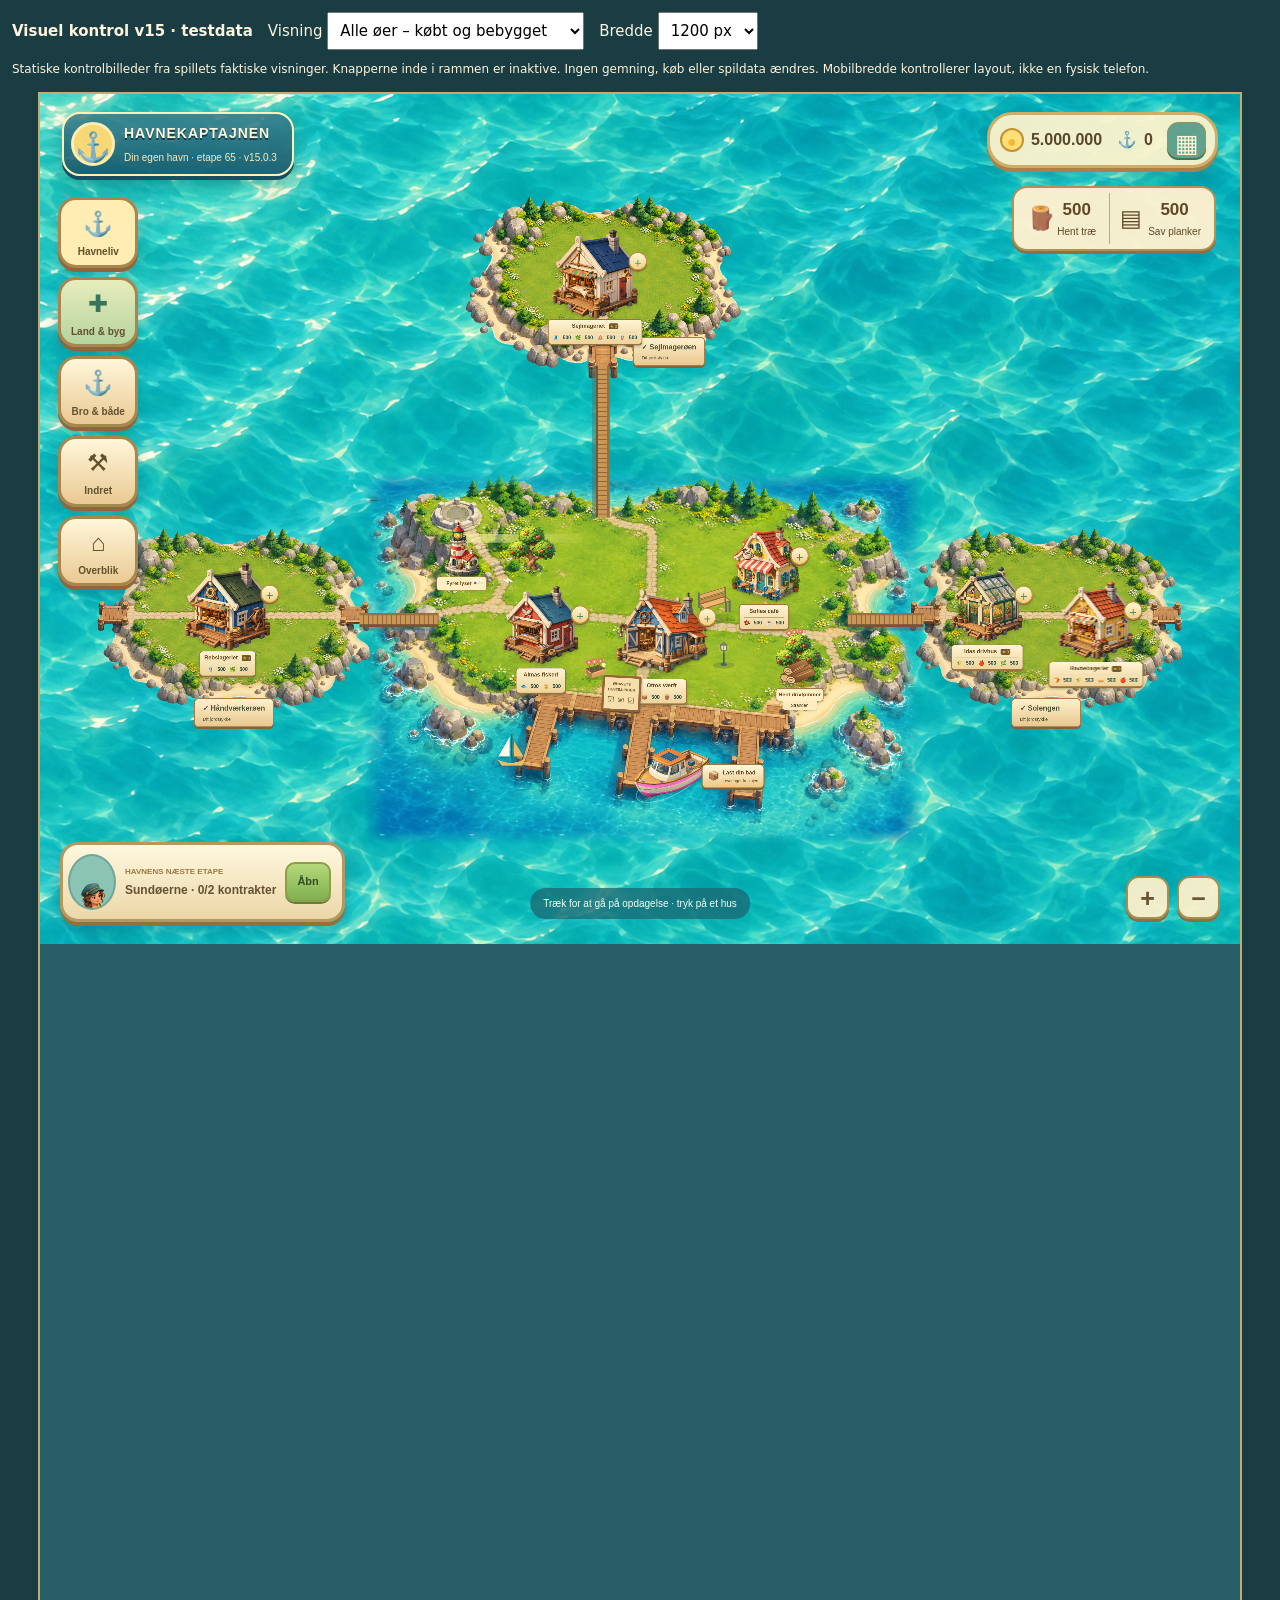
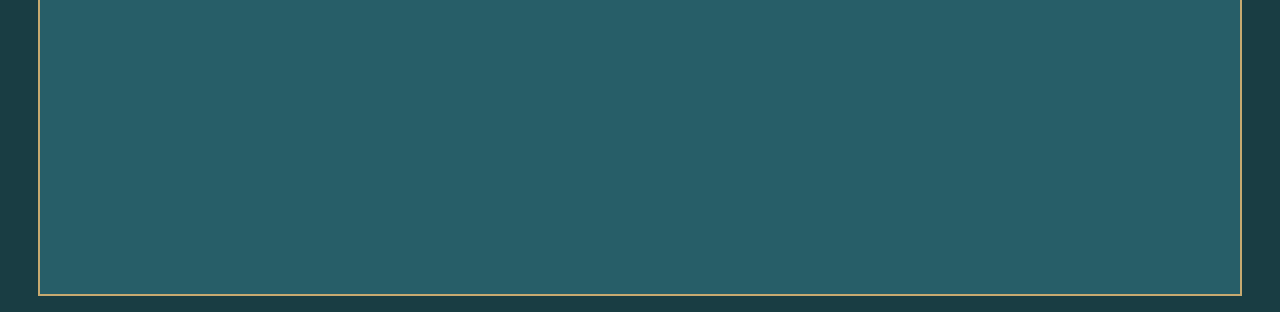
<file: visual-review-v15.html>
<!doctype html><html lang="da"><meta charset="utf-8"><meta name="robots" content="noindex"><title>Havnekaptajnen – visuel kontrol v15</title><style>body{background:#193d43;color:#fff4dc;font:15px system-ui;margin:12px}header{display:flex;flex-wrap:wrap;gap:15px;align-items:center}select{font:inherit;padding:8px}p{font-size:12px}iframe{display:block;height:1800px;border:2px solid #c7aa70;margin:16px auto;background:#27636c}</style><header><b>Visuel kontrol v15 · testdata</b><label>Visning <select id="view"><option>Alle øer – købt og bebygget</option><option>Solengen – nærbillede</option><option>Håndværkerøen – nærbillede</option><option>Sejlmagerøen – nærbillede</option><option>Pink – Svalen</option><option>Pink – Havkat</option><option>Pink – Fjordly</option><option>Pink – Tvilling</option><option>Pink – Nordlys</option><option>Pink – Havbro</option><option>Pink – Horisont</option><option>Farvevalg – Svalen</option><option>Flådens farver – Original</option><option>Flådens farver – Turkis</option><option>Flådens farver – Havblå</option><option>Flådens farver – Kobber</option><option>Flådens farver – Pink</option><option>Flådens farver – Koralrød</option><option>Flådens farver – Grøn</option><option>Flådens farver – Lilla</option><option>Flådens farver – Solgul</option><option>Flådens farver – Perlehvid</option></select></label><label>Bredde <select id="size"><option value="1200">1200 px</option><option value="390">390 px</option></select></label></header><p>Statiske kontrolbilleder fra spillets faktiske visninger. Knapperne inde i rammen er inaktive. Ingen gemning, køb eller spildata ændres. Mobilbredde kontrollerer layout, ikke en fysisk telefon.</p><iframe title="Kontrolvisning" id="preview"></iframe><script>const views={"Alle øer – købt og bebygget":"\u003c!doctype html>\u003chtml lang=\"da\">\u003cmeta charset=\"utf-8\">\u003cmeta name=\"viewport\" content=\"width=device-width,initial-scale=1\">\u003clink rel=\"stylesheet\" href=\"./styles.css?v=12.1.0\">\u003clink rel=\"stylesheet\" href=\"./harbor-life.css?v=15.0.3\">\u003clink rel=\"stylesheet\" href=\"./world.css?v=12.1.0\">\u003clink rel=\"stylesheet\" href=\"./campaign.css?v=12.1.0\">\u003clink rel=\"stylesheet\" href=\"./growth.css?v=12.1.0\">\u003clink rel=\"stylesheet\" href=\"./island.css?v=15.0.3\">\u003clink rel=\"stylesheet\" href=\"./shop.css?v=12.1.0\">\u003clink rel=\"stylesheet\" href=\"./fleet.css?v=15.0.3\">\u003clink rel=\"stylesheet\" href=\"./land.css?v=15.0.3\">\u003clink rel=\"stylesheet\" href=\"./spilinfo.css?v=12.1.1\">\u003clink rel=\"stylesheet\" href=\"./voyages.css?v=15.0.3\">\u003cstyle>html,body{margin:0;min-height:100%;background:#275e68}.app-container{max-width:1200px;margin:auto;padding:0}button{cursor:default}.island-game{height:850px;min-height:850px}.qa-fleet{display:grid;grid-template-columns:repeat(2,minmax(0,1fr));gap:16px;padding:20px}.qa-fleet article{background:#e3edda;border-radius:18px;padding:12px}.qa-fleet h2{font:18px system-ui;color:#24565e;margin:0}.qa-fleet .vessel-assembly{transform:none}#island-plane{transform:translate(calc(50vw - 275.9px),378.5px) scale(0.31)}@media(max-width:500px){.qa-fleet{grid-template-columns:1fr}.island-game{height:850px}}\u003c/style>\u003cmain class=\"app-container\">\u003cdiv id=\"app\">\u003csection id=\"tab-content\" aria-live=\"off\">\u003csection class=\"island-game harbor-world   \" aria-label=\"Din levende havn\">\u003cdiv class=\"island-hud\">\u003cbutton class=\"captain-crest\" data-act=\"tab\" data-val=\"logbog\" aria-label=\"Åbn kaptajnsbogen\">\u003cspan>⚓\u003c/span>\u003cdiv>\u003cb>HAVNEKAPTAJNEN\u003c/b>\u003csmall>Din egen havn · etape 65 · v15.0.3\u003c/small>\u003c/div>\u003c/button>\u003cdiv class=\"island-wallet\">\u003cspan class=\"coin-dot\">●\u003c/span>\u003cb>5.000.000\u003c/b>\u003cspan class=\"token-dot\">⚓\u003c/span>\u003cb>0\u003c/b>\u003cbutton data-act=\"world-open\" data-val=\"inventory\" aria-label=\"Åbn lager\">▦\u003c/button>\u003c/div>\u003c/div>\u003cdiv class=\"timber-hud\">\u003cbutton data-act=\"world-open\" data-val=\"shore\" aria-label=\"Drivtømmer: 500. Hent ved stranden.\">\u003cspan>🪵\u003c/span>\u003cb>500\u003c/b>\u003csmall>Hent træ\u003c/small>\u003c/button>\u003cbutton data-act=\"world-open\" data-val=\"workshop\" aria-label=\"Planker: 500. Åbn savværket.\">\u003cspan>▤\u003c/span>\u003cb>500\u003c/b>\u003csmall>Sav planker\u003c/small>\u003c/button>\u003c/div>\u003cdiv id=\"island-viewport\" class=\"island-viewport\" role=\"region\" aria-label=\"Havnekort. Træk for at bevæge kortet, brug plus og minus for at zoome.\" tabindex=\"0\">\u003cdiv id=\"island-plane\" class=\"island-plane\">\u003cimg class=\"island-terrain\" src=\"./island-terrain.png\" alt=\"En grøn ø med stier, sandstrand og tre bådebroer\" draggable=\"false\">\u003cdiv class=\"island-shimmer\" aria-hidden=\"true\">\u003c/div>\u003cdiv class=\"land-bridge bridge-open\" style=\"left:1560px;top:475px;width:245px;transform:rotate(0rad)\" aria-hidden=\"true\">\u003c/div>\u003cdiv class=\"map-parcel parcel-meadow parcel-owned\" style=\"left:1725px;top:170px\">\u003cimg src=\"./land-meadow.png?v=12.1.0\" alt=\"Solengen · dit jordstykke\" draggable=\"false\">\u003cbutton class=\"parcel-sign\" data-act=\"land-open\" aria-label=\"Solengen · Øst for havnen · se land og bygninger\">\u003cb>✓ Solengen\u003c/b>\u003csmall>Dit jordstykke\u003c/small>\u003c/button>\u003c/div>\u003cdiv class=\"island-building    \" data-building=\"greenhouse\" style=\"left:2010px;top:555px;width:255px;z-index:555\">\u003cbutton class=\"building-picture\" data-act=\"island-station\" data-val=\"greenhouse\"  aria-label=\"Idas drivhus\">\u003cspan class=\"building-footprint\">\u003c/span>\u003cimg class=\"building-sprite\" src=\"./land-greenhouse.png?v=12.1.0\" alt=\"Idas drivhus\" draggable=\"false\">\u003cspan class=\"building-bunting\" aria-hidden=\"true\">▼ ▾ ▼ ▾\u003c/span>\u003cspan class=\"building-name\">Idas drivhus \u003cb>★ 3\u003c/b>\u003cspan class=\"building-stock\" aria-label=\"Lager ved Idas drivhus: Korn: 500, Æbler: 500, Plantefibre: 500\">\u003cspan title=\"Korn\">🌾 \u003cb>500\u003c/b>\u003c/span>\u003cspan title=\"Æbler\">🍎 \u003cb>500\u003c/b>\u003c/span>\u003cspan title=\"Plantefibre\">🌿 \u003cb>500\u003c/b>\u003c/span>\u003c/span>\u003c/span>\u003c/button>\u003cbutton class=\"building-add\" data-act=\"island-station\" data-val=\"greenhouse\" aria-label=\"Start produktion ved Idas drivhus\">+\u003c/button>\u003c/div>\u003cdiv class=\"island-building    \" data-building=\"bakery\" style=\"left:2360px;top:610px;width:260px;z-index:610\">\u003cbutton class=\"building-picture\" data-act=\"island-station\" data-val=\"bakery\"  aria-label=\"Havnebageriet\">\u003cspan class=\"building-footprint\">\u003c/span>\u003cimg class=\"building-sprite\" src=\"./land-bakery.png?v=12.1.0\" alt=\"Havnebageriet\" draggable=\"false\">\u003cspan class=\"building-bunting\" aria-hidden=\"true\">▼ ▾ ▼ ▾\u003c/span>\u003cspan class=\"building-name\">Havnebageriet \u003cb>★ 3\u003c/b>\u003cspan class=\"building-stock\" aria-label=\"Lager ved Havnebageriet: Brød: 500, Korn: 500, Æbletærte: 500, Æbler: 500\">\u003cspan title=\"Brød\">🍞 \u003cb>500\u003c/b>\u003c/span>\u003cspan title=\"Korn\">🌾 \u003cb>500\u003c/b>\u003c/span>\u003cspan title=\"Æbletærte\">🥧 \u003cb>500\u003c/b>\u003c/span>\u003cspan title=\"Æbler\">🍎 \u003cb>500\u003c/b>\u003c/span>\u003c/span>\u003c/span>\u003c/button>\u003cbutton class=\"building-add\" data-act=\"island-station\" data-val=\"bakery\" aria-label=\"Start produktion ved Havnebageriet\">+\u003c/button>\u003c/div>\u003cdiv class=\"land-bridge bridge-open\" style=\"left:-15px;top:475px;width:255px;transform:rotate(0rad)\" aria-hidden=\"true\">\u003c/div>\u003cdiv class=\"map-parcel parcel-craft parcel-owned\" style=\"left:-895px;top:170px\">\u003cimg src=\"./land-meadow.png?v=12.1.0\" alt=\"Håndværkerøen · dit jordstykke\" draggable=\"false\">\u003cbutton class=\"parcel-sign\" data-act=\"land-open\" aria-label=\"Håndværkerøen · Vest for havnen · se land og bygninger\">\u003cb>✓ Håndværkerøen\u003c/b>\u003csmall>Dit jordstykke\u003c/small>\u003c/button>\u003c/div>\u003cdiv class=\"island-building    \" data-building=\"ropeworks\" style=\"left:-440px;top:575px;width:285px;z-index:575\">\u003cbutton class=\"building-picture\" data-act=\"island-station\" data-val=\"ropeworks\"  aria-label=\"Rebslageriet\">\u003cspan class=\"building-footprint\">\u003c/span>\u003cimg class=\"building-sprite\" src=\"./land-ropeworks.png?v=12.1.0\" alt=\"Rebslageriet\" draggable=\"false\">\u003cspan class=\"building-bunting\" aria-hidden=\"true\">▼ ▾ ▼ ▾\u003c/span>\u003cspan class=\"building-name\">Rebslageriet \u003cb>★ 3\u003c/b>\u003cspan class=\"building-stock\" aria-label=\"Lager ved Rebslageriet: Reb: 500, Plantefibre: 500\">\u003cspan title=\"Reb\">🪢 \u003cb>500\u003c/b>\u003c/span>\u003cspan title=\"Plantefibre\">🌿 \u003cb>500\u003c/b>\u003c/span>\u003c/span>\u003c/span>\u003c/button>\u003cbutton class=\"building-add\" data-act=\"island-station\" data-val=\"ropeworks\" aria-label=\"Start produktion ved Rebslageriet\">+\u003c/button>\u003c/div>\u003cdiv class=\"land-bridge bridge-open\" style=\"left:770px;top:-345px;width:490px;transform:rotate(1.5707963267948966rad)\" aria-hidden=\"true\">\u003c/div>\u003cdiv class=\"map-parcel parcel-sail parcel-owned\" style=\"left:290px;top:-900px\">\u003cimg src=\"./land-north-v15.png\" alt=\"Sejlmagerøen · dit jordstykke\" draggable=\"false\">\u003cbutton class=\"parcel-sign\" data-act=\"land-open\" aria-label=\"Sejlmagerøen · Bag havnen mod nord · se land og bygninger\">\u003cb>✓ Sejlmagerøen\u003c/b>\u003csmall>Dit jordstykke\u003c/small>\u003c/button>\u003c/div>\u003cdiv class=\"island-building    \" data-building=\"sailmaker\" style=\"left:745px;top:-495px;width:290px;z-index:505\">\u003cbutton class=\"building-picture\" data-act=\"island-station\" data-val=\"sailmaker\"  aria-label=\"Sejlmageriet\">\u003cspan class=\"building-footprint\">\u003c/span>\u003cimg class=\"building-sprite\" src=\"./land-sailmaker.png?v=12.1.0\" alt=\"Sejlmageriet\" draggable=\"false\">\u003cspan class=\"building-bunting\" aria-hidden=\"true\">▼ ▾ ▼ ▾\u003c/span>\u003cspan class=\"building-name\">Sejlmageriet \u003cb>★ 3\u003c/b>\u003cspan class=\"building-stock\" aria-label=\"Lager ved Sejlmageriet: Sejldug: 500, Plantefibre: 500, Sejl: 500, Reb: 500\">\u003cspan title=\"Sejldug\">🧵 \u003cb>500\u003c/b>\u003c/span>\u003cspan title=\"Plantefibre\">🌿 \u003cb>500\u003c/b>\u003c/span>\u003cspan title=\"Sejl\">⛵ \u003cb>500\u003c/b>\u003c/span>\u003cspan title=\"Reb\">🪢 \u003cb>500\u003c/b>\u003c/span>\u003c/span>\u003c/span>\u003c/button>\u003cbutton class=\"building-add\" data-act=\"island-station\" data-val=\"sailmaker\" aria-label=\"Start produktion ved Sejlmageriet\">+\u003c/button>\u003c/div>\u003cdiv class=\"island-building    \" data-building=\"fishing\" style=\"left:570px;top:630px;width:270px;z-index:630\">\u003cbutton class=\"building-picture\" data-act=\"island-station\" data-val=\"fishing\" data-place-key=\"fishing\" aria-label=\"Almas fiskeri\">\u003cspan class=\"building-footprint\">\u003c/span>\u003cimg class=\"building-sprite\" src=\"./island-fishery.png\" alt=\"Almas fiskeri\" draggable=\"false\">\u003cspan class=\"building-name\">Almas fiskeri\u003cspan class=\"building-stock\" aria-label=\"Lager ved Almas fiskeri: Fisk: 500, Røget fisk: 500\">\u003cspan title=\"Fisk\">🐟 \u003cb>500\u003c/b>\u003c/span>\u003cspan title=\"Røget fisk\">🥫 \u003cb>500\u003c/b>\u003c/span>\u003c/span>\u003c/span>\u003c/button>\u003cbutton class=\"building-add\" data-act=\"island-station\" data-val=\"fishing\" aria-label=\"Start produktion ved Almas fiskeri\">+\u003c/button>\u003c/div>\u003cdiv class=\"island-building    \" data-building=\"workshop\" style=\"left:960px;top:665px;width:305px;z-index:665\">\u003cbutton class=\"building-picture\" data-act=\"island-station\" data-val=\"workshop\" data-place-key=\"workshop\" aria-label=\"Ottos værft · produktion og Gå ind i værkstedet\">\u003cspan class=\"building-footprint\">\u003c/span>\u003cimg class=\"building-sprite\" src=\"./island-workshop.png\" alt=\"Ottos værft\" draggable=\"false\">\u003cspan class=\"building-name\">Ottos værft\u003cspan class=\"building-stock\" aria-label=\"Lager ved Ottos værft: Planker: 500, Drivtømmer: 500\">\u003cspan title=\"Planker\">📦 \u003cb>500\u003c/b>\u003c/span>\u003cspan title=\"Drivtømmer\">🪵 \u003cb>500\u003c/b>\u003c/span>\u003c/span>\u003c/span>\u003c/button>\u003cbutton class=\"building-add\" data-act=\"island-station\" data-val=\"workshop\" aria-label=\"Start produktion ved Ottos værft\">+\u003c/button>\u003c/div>\u003cdiv class=\"island-building    \" data-building=\"cafe\" style=\"left:1290px;top:425px;width:250px;z-index:425\">\u003cbutton class=\"building-picture\" data-act=\"island-station\" data-val=\"cafe\" data-place-key=\"cafe\" aria-label=\"Sofies café\">\u003cspan class=\"building-footprint\">\u003c/span>\u003cimg class=\"building-sprite\" src=\"./island-cafe.png\" alt=\"Sofies café\" draggable=\"false\">\u003cspan class=\"building-name\">Sofies café\u003cspan class=\"building-stock\" aria-label=\"Lager ved Sofies havnecafé: Kaffebønner: 500, Kaffe: 500\">\u003cspan title=\"Kaffebønner\">🫘 \u003cb>500\u003c/b>\u003c/span>\u003cspan title=\"Kaffe\">☕ \u003cb>500\u003c/b>\u003c/span>\u003c/span>\u003c/span>\u003c/button>\u003cbutton class=\"building-add\" data-act=\"island-station\" data-val=\"cafe\" aria-label=\"Start produktion ved Sofies café\">+\u003c/button>\u003c/div>\u003cbutton class=\"island-decoration deco-tree\" data-place-key=\"d1\" data-act=\"island-decoration\" data-val=\"1\" style=\"left:540px;top:330px;z-index:330;--flip:1\" aria-label=\"Æbletræ\">\u003cimg class=\"scenery-sprite\" src=\"./island-tree.png\" alt=\"\" draggable=\"false\">\u003c/button>\u003cbutton class=\"island-decoration deco-flowers\" data-place-key=\"d2\" data-act=\"island-decoration\" data-val=\"2\" style=\"left:745px;top:675px;z-index:675;--flip:1\" aria-label=\"Blomsterkasse\">\u003csvg viewBox=\"0 0 140 140\" aria-hidden=\"true\">\u003cellipse cx=\"70\" cy=\"117\" rx=\"50\" ry=\"16\" fill=\"#284a3838\"/>\u003cpath d=\"M23 74L88 56 120 74 54 96Z\" fill=\"#71513a\"/>\u003cpath d=\"M23 74L54 96 54 121 25 101Z\" fill=\"#b7804b\"/>\u003cpath d=\"M54 96L120 74 117 102 54 121Z\" fill=\"#dca15e\"/>\u003cpath d=\"M32 84L48 96M62 98L110 82\" stroke=\"#f3c280\" stroke-width=\"4\"/>\u003cg stroke=\"#508343\" stroke-width=\"4\">\u003cpath d=\"M43 83L39 45M68 85L67 42M91 75L96 35M108 78L113 55\"/>\u003c/g>\u003cg fill=\"#ef826c\" stroke=\"#df5e56\" stroke-width=\"2\">\u003ccircle cx=\"39\" cy=\"43\" r=\"13\"/>\u003ccircle cx=\"67\" cy=\"39\" r=\"15\"/>\u003ccircle cx=\"97\" cy=\"35\" r=\"12\"/>\u003c/g>\u003cg fill=\"#fff4b2\">\u003ccircle cx=\"39\" cy=\"43\" r=\"5\"/>\u003ccircle cx=\"67\" cy=\"39\" r=\"5\"/>\u003ccircle cx=\"97\" cy=\"35\" r=\"4\"/>\u003ccircle cx=\"113\" cy=\"55\" r=\"10\"/>\u003c/g>\u003c/svg>\u003c/button>\u003cbutton class=\"island-decoration deco-bench\" data-place-key=\"d3\" data-act=\"island-decoration\" data-val=\"3\" style=\"left:1130px;top:495px;z-index:495;--flip:1\" aria-label=\"Havnebænk\">\u003csvg viewBox=\"0 0 140 140\" aria-hidden=\"true\">\u003cellipse cx=\"70\" cy=\"117\" rx=\"50\" ry=\"16\" fill=\"#284a3838\"/>\u003cpath d=\"M23 70L105 45 120 59 38 84Z\" fill=\"#eeb66d\" stroke=\"#9d6b3c\" stroke-width=\"3\"/>\u003cpath d=\"M27 80L27 112M108 62L108 94M40 83L40 119M119 60L119 94\" stroke=\"#6b715a\" stroke-width=\"7\"/>\u003cpath d=\"M23 57L105 32 105 44 23 69Z\" fill=\"#c58c50\" stroke=\"#8d603a\" stroke-width=\"2\"/>\u003cpath d=\"M23 40L105 15 105 28 23 53Z\" fill=\"#e4ac67\" stroke=\"#9d6b3c\" stroke-width=\"2\"/>\u003cpath d=\"M20 32L20 82M105 13L105 66\" stroke=\"#697361\" stroke-width=\"5\"/>\u003c/svg>\u003c/button>\u003cbutton class=\"island-decoration deco-flowers\" data-place-key=\"d4\" data-act=\"island-decoration\" data-val=\"4\" style=\"left:1390px;top:580px;z-index:580;--flip:1\" aria-label=\"Blomsterkasse\">\u003csvg viewBox=\"0 0 140 140\" aria-hidden=\"true\">\u003cellipse cx=\"70\" cy=\"117\" rx=\"50\" ry=\"16\" fill=\"#284a3838\"/>\u003cpath d=\"M23 74L88 56 120 74 54 96Z\" fill=\"#71513a\"/>\u003cpath d=\"M23 74L54 96 54 121 25 101Z\" fill=\"#b7804b\"/>\u003cpath d=\"M54 96L120 74 117 102 54 121Z\" fill=\"#dca15e\"/>\u003cpath d=\"M32 84L48 96M62 98L110 82\" stroke=\"#f3c280\" stroke-width=\"4\"/>\u003cg stroke=\"#508343\" stroke-width=\"4\">\u003cpath d=\"M43 83L39 45M68 85L67 42M91 75L96 35M108 78L113 55\"/>\u003c/g>\u003cg fill=\"#ef826c\" stroke=\"#df5e56\" stroke-width=\"2\">\u003ccircle cx=\"39\" cy=\"43\" r=\"13\"/>\u003ccircle cx=\"67\" cy=\"39\" r=\"15\"/>\u003ccircle cx=\"97\" cy=\"35\" r=\"12\"/>\u003c/g>\u003cg fill=\"#fff4b2\">\u003ccircle cx=\"39\" cy=\"43\" r=\"5\"/>\u003ccircle cx=\"67\" cy=\"39\" r=\"5\"/>\u003ccircle cx=\"97\" cy=\"35\" r=\"4\"/>\u003ccircle cx=\"113\" cy=\"55\" r=\"10\"/>\u003c/g>\u003c/svg>\u003c/button>\u003cbutton class=\"island-decoration deco-lamp\" data-place-key=\"d5\" data-act=\"island-decoration\" data-val=\"5\" style=\"left:1160px;top:660px;z-index:660;--flip:1\" aria-label=\"Kajlampe\">\u003csvg viewBox=\"0 0 140 140\" aria-hidden=\"true\">\u003cellipse cx=\"70\" cy=\"117\" rx=\"50\" ry=\"16\" fill=\"#284a3838\"/>\u003cellipse cx=\"70\" cy=\"113\" rx=\"15\" ry=\"7\" fill=\"#4c6864\"/>\u003cpath d=\"M70 113V30\" stroke=\"#45605c\" stroke-width=\"8\"/>\u003cpath d=\"M55 21H85L82 48H58Z\" fill=\"#ffe2a0\" stroke=\"#506963\" stroke-width=\"5\"/>\u003cpath d=\"M49 20L70 5 91 20Z\" fill=\"#51746a\"/>\u003ccircle cx=\"70\" cy=\"33\" r=\"26\" fill=\"#ffdc7b28\"/>\u003cpath d=\"M70 10V49\" stroke=\"#758a6b\" stroke-width=\"3\"/>\u003c/svg>\u003c/button>\u003cbutton class=\"island-decoration deco-tree\" data-place-key=\"d6\" data-act=\"island-decoration\" data-val=\"6\" style=\"left:1400px;top:680px;z-index:680;--flip:1\" aria-label=\"Æbletræ\">\u003cimg class=\"scenery-sprite\" src=\"./island-tree.png\" alt=\"\" draggable=\"false\">\u003c/button>\u003cbutton class=\"island-driftwood\" data-act=\"world-open\" data-val=\"shore\" aria-label=\"Drivtømmer på stranden\">\u003csvg viewBox=\"0 0 140 110\" aria-hidden=\"true\">\u003cdefs>\u003clinearGradient id=\"log-bark\" x2=\"0\" y2=\"1\">\u003cstop stop-color=\"#bb8950\"/>\u003cstop offset=\".5\" stop-color=\"#956035\"/>\u003cstop offset=\"1\" stop-color=\"#64402d\"/>\u003c/linearGradient>\u003c/defs>\u003cellipse cx=\"70\" cy=\"91\" rx=\"61\" ry=\"14\" fill=\"#75563942\"/>\u003cg stroke=\"#70492c\" stroke-width=\"2\">\u003cpath d=\"M17 66L96 29Q114 28 120 44L42 85Z\" fill=\"url(#log-bark)\"/>\u003cellipse cx=\"30\" cy=\"77\" rx=\"15\" ry=\"11\" transform=\"rotate(27 30 77)\" fill=\"#e2b676\"/>\u003cpath d=\"M41 73L112 45Q130 51 125 67L57 94Z\" fill=\"url(#log-bark)\"/>\u003cellipse cx=\"49\" cy=\"83\" rx=\"14\" ry=\"11\" transform=\"rotate(27 49 83)\" fill=\"#f2cd8a\"/>\u003cpath d=\"M31 43L88 16Q104 20 105 35L46 65Z\" fill=\"url(#log-bark)\"/>\u003cellipse cx=\"39\" cy=\"55\" rx=\"14\" ry=\"11\" transform=\"rotate(27 39 55)\" fill=\"#eac086\"/>\u003cpath d=\"M59 52L94 34M70 72L115 54M30 70L90 41\" stroke=\"#d8aa6a\"/>\u003cellipse cx=\"39\" cy=\"55\" rx=\"7\" ry=\"5\" fill=\"none\"/>\u003cellipse cx=\"49\" cy=\"83\" rx=\"7\" ry=\"5\" fill=\"none\"/>\u003c/g>\u003c/svg>\u003cb data-shore-label>Hent drivtømmer\u003c/b>\u003csmall>Stranden\u003c/small>\u003c/button>\u003cbutton class=\"island-lighthouse lighthouse-lit\" data-act=\"world-open\" data-val=\"restore\" aria-label=\"Restaurér havnen og fyret\">\u003cimg src=\"./island-lighthouse.png\" alt=\"Havnens fyrtårn\" draggable=\"false\">\u003cspan>Fyret lyser ✦\u003c/span>\u003c/button>\u003cdiv class=\"island-person \" data-walker=\"fishing\" aria-hidden=\"true\">\u003cspan class=\"walker-shadow\">\u003c/span>\u003cspan class=\"walker-body\">\u003ccanvas class=\"walker-canvas\" width=\"192\" height=\"256\">\u003c/canvas>\u003c/span>\u003c/div>\u003cdiv class=\"island-person \" data-walker=\"workshop\" aria-hidden=\"true\">\u003cspan class=\"walker-shadow\">\u003c/span>\u003cspan class=\"walker-body\">\u003ccanvas class=\"walker-canvas\" width=\"192\" height=\"256\">\u003c/canvas>\u003c/span>\u003c/div>\u003cdiv class=\"island-person \" data-walker=\"cafe\" aria-hidden=\"true\">\u003cspan class=\"walker-shadow\">\u003c/span>\u003cspan class=\"walker-body\">\u003ccanvas class=\"walker-canvas\" width=\"192\" height=\"256\">\u003c/canvas>\u003c/span>\u003c/div>\u003cdiv class=\"island-person visitor\" data-walker=\"visitor\" aria-hidden=\"true\">\u003cspan class=\"walker-shadow\">\u003c/span>\u003cspan class=\"walker-body\">\u003ccanvas class=\"walker-canvas\" width=\"192\" height=\"256\">\u003c/canvas>\u003c/span>\u003c/div>\u003cdiv class=\"island-vessel moored-vessel fleet-vessel-svalen paint-pink\" style=\"--ship-scale:1;\">\u003cdiv class=\"vessel-assembly\">\u003cimg src=\"./island-boat.png\" alt=\"Svalen · Pink\" draggable=\"false\">\u003csvg class=\"hull-paint-overlay\" data-hull-paint=\"pink\" viewBox=\"0 0 1536 1024\" aria-hidden=\"true\">\u003cdefs>\u003cclipPath id=\"hull-paint-2-clip\">\u003cpath d=\"M100 650 Q536 770 1120 535 Q1400 410 1520 280 L1536 1024H0Z\"/>\u003c/clipPath>\u003cfilter id=\"hull-paint-2\" color-interpolation-filters=\"sRGB\" x=\"0\" y=\"0\" width=\"100%\" height=\"100%\">\u003cfeColorMatrix in=\"SourceGraphic\" type=\"matrix\" values=\"0 0 0 0 1 0 0 0 0 1 0 0 0 0 1 -20 10 10 0 -.12\" result=\"paintMask\"/>\u003cfeColorMatrix in=\"SourceGraphic\" type=\"matrix\" values=\"0.5602635294117647 1.8847623529411763 0.19026823529411763 0 0.05647058823529411 0.22177098039215687 0.7460517647058823 0.07531450980392156 0 0.02235294117647059 0.3921844705882353 1.3193336470588235 0.13318776470588234 0 0.03952941176470588 0 0 0 1 0\" result=\"tint\"/>\u003cfeComposite in=\"tint\" in2=\"paintMask\" operator=\"in\"/>\u003c/filter>\u003c/defs>\u003cimage href=\"./island-boat.png\" width=\"1536\" height=\"1024\" clip-path=\"url(#hull-paint-2-clip)\" filter=\"url(#hull-paint-2)\"/>\u003c/svg>\u003csvg class=\"island-equipment-overlay\" viewBox=\"0 0 1536 1024\" xmlns=\"http://www.w3.org/2000/svg\" role=\"group\" aria-label=\"Bådens monterede udstyr\">\u003cg data-boat-part=\"hull\" aria-label=\"Forstærket skrog\">\u003cpath d=\"M190 802Q440 887 964 650Q1243 534 1410 414\" fill=\"none\" stroke=\"#827461\" stroke-width=\"12\" stroke-linecap=\"round\"/>\u003cpath d=\"M190 799Q440 884 964 647Q1243 531 1410 411\" fill=\"none\" stroke=\"#cfbb96\" stroke-width=\"6\" stroke-linecap=\"round\"/>\u003c/g>\u003cg data-boat-part=\"engine\" aria-label=\"Opgraderet motor under dækslugen\">\u003cpath d=\"M1090 447L1160 405 1225 435 1155 480Z\" fill=\"#5d7676\" stroke=\"#c6b58e\" stroke-width=\"6\" stroke-linejoin=\"round\"/>\u003cpath d=\"M1115 447L1166 418M1134 456L1185 427M1152 465L1203 436\" stroke=\"#304f57\" stroke-width=\"5\"/>\u003cpath d=\"M1154 469L1167 461\" stroke=\"#e4d5ab\" stroke-width=\"5\"/>\u003c/g>\u003cg data-boat-part=\"battery\" aria-label=\"Batteripakke fastgjort på agterdækket\">\u003cpath d=\"M1100 305L1165 335 1230 300V360L1165 395 1100 365Z\" fill=\"#315d78\" stroke=\"#25485b\" stroke-width=\"4\" stroke-linejoin=\"round\"/>\u003cpath d=\"M1165 335V395L1230 360V300Z\" fill=\"#234859\"/>\u003cpath d=\"M1100 305L1165 270 1230 300 1165 335Z\" fill=\"#6c9ab1\" stroke=\"#354f5a\" stroke-width=\"4\" stroke-linejoin=\"round\"/>\u003cpath d=\"M1117 296L1131 289 1143 294 1129 302ZM1191 297L1202 291 1214 296 1203 302Z\" fill=\"#d5cfad\" stroke=\"#41565a\" stroke-width=\"3\"/>\u003cpath d=\"M1142 328L1127 345 1140 349 1131 367 1150 346 1138 342Z\" fill=\"#f1d485\"/>\u003cpath d=\"M1110 366L1165 390 1220 360\" fill=\"none\" stroke=\"#283f49\" stroke-width=\"8\"/>\u003c/g>\u003cg data-boat-part=\"cargo\" aria-label=\"Lastkasser på agterdækket\">\u003cg transform=\"translate(1260 319)\">\u003cpath d=\"M0 0L46 24 94 0V48L46 72 0 48Z\" fill=\"#b98246\" stroke=\"#775634\" stroke-width=\"4\" stroke-linejoin=\"round\"/>\u003cpath d=\"M46 24V72L94 48V0Z\" fill=\"#996738\"/>\u003cpath d=\"M0 0L48 -24 94 0 46 24Z\" fill=\"#ddb376\" stroke=\"#98713e\" stroke-width=\"4\" stroke-linejoin=\"round\"/>\u003cpath d=\"M8 12L38 55M8 42L38 27M53 30L86 40M53 62L86 10M12 -4L79 7M33 -17L57 17\" fill=\"none\" stroke=\"#efc48b\" stroke-width=\"5\"/>\u003c/g>\u003cg transform=\"translate(1195 372)\">\u003cpath d=\"M0 0L46 24 94 0V48L46 72 0 48Z\" fill=\"#b98246\" stroke=\"#775634\" stroke-width=\"4\" stroke-linejoin=\"round\"/>\u003cpath d=\"M46 24V72L94 48V0Z\" fill=\"#996738\"/>\u003cpath d=\"M0 0L48 -24 94 0 46 24Z\" fill=\"#ddb376\" stroke=\"#98713e\" stroke-width=\"4\" stroke-linejoin=\"round\"/>\u003cpath d=\"M8 12L38 55M8 42L38 27M53 30L86 40M53 62L86 10M12 -4L79 7M33 -17L57 17\" fill=\"none\" stroke=\"#efc48b\" stroke-width=\"5\"/>\u003c/g>\u003c/g>\u003cg data-boat-part=\"heater\" aria-label=\"Kahytvarmer: varmt lys i kahytten\">\u003cpath d=\"M812 415L898 384 903 480 790 528Z\" fill=\"#ffc674\" opacity=\".28\"/>\u003cpath d=\"M809 514Q850 479 889 489\" fill=\"none\" stroke=\"#ffdc9c\" stroke-width=\"5\" opacity=\".4\"/>\u003c/g>\u003cg data-boat-part=\"navigation\" aria-label=\"Kortplotter monteret ved styrepladsen\">\u003cpath d=\"M581 491L587 516 600 521 596 496\" fill=\"#394f55\"/>\u003cpath d=\"M552 431L625 460 614 505 541 476Z\" fill=\"#354b53\" stroke=\"#d0d1bb\" stroke-width=\"4\" stroke-linejoin=\"round\"/>\u003cpath d=\"M556 442L614 465 606 492 549 470Z\" fill=\"#4b88a1\"/>\u003cpath d=\"M555 445L577 451 571 463 590 475 603 488 550 468Z\" fill=\"#8caf73\"/>\u003cpath d=\"M584 455L591 476 604 477\" fill=\"none\" stroke=\"#fbe4a4\" stroke-width=\"3\"/>\u003c/g>\u003cg data-boat-part=\"solar\" aria-label=\"Solpanel monteret på kahyttaget\">\u003cpath d=\"M565 218L737 126 947 222 775 314Z\" fill=\"#624828\" opacity=\".3\"/>\u003cpath d=\"M565 211L737 119 947 215 775 307Z\" fill=\"#e6e2cc\" stroke=\"#727e75\" stroke-width=\"5\" stroke-linejoin=\"round\"/>\u003cg transform=\"matrix(1.05 .48 .86 -.46 565 211)\">\u003crect x=\"6\" y=\"6\" width=\"188\" height=\"188\" rx=\"3\" fill=\"#225879\"/>\u003cpath d=\"M38 6V194M69 6V194M100 6V194M131 6V194M162 6V194M6 53H194M6 100H194M6 147H194\" stroke=\"#a5cce0\" stroke-width=\"2\"/>\u003cpath d=\"M8 8H192\" stroke=\"#fff2ca\" stroke-width=\"3\" opacity=\".75\"/>\u003c/g>\u003c/g>\u003c/svg>\u003c/div>\u003cdiv class=\"vessel-ripple\">\u003c/div>\u003c/div>\u003cdiv class=\"guest-sailboat\" aria-hidden=\"true\">\u003csvg viewBox=\"0 0 100 100\" aria-hidden=\"true\">\u003cellipse cx=\"50\" cy=\"86\" rx=\"36\" ry=\"7\" fill=\"#137c8c\" opacity=\".25\"/>\u003cpath d=\"M18 72 Q50 88 83 70 L75 86 H28Z\" fill=\"#ebbd69\"/>\u003cpath d=\"M51 13 V71\" stroke=\"#694b39\" stroke-width=\"3\"/>\u003cpath d=\"M46 20 L46 65 H20Z\" fill=\"#fff9ec\"/>\u003cpath d=\"M56 29 L78 65 H56Z\" fill=\"#ebbd69\"/>\u003c/svg>\u003c/div>\u003cbutton class=\"island-orderboard\" data-act=\"world-open\" data-val=\"orders\" aria-label=\"Åbn havnens ordrer\">\u003cb>ØHAVETS\u003cbr>BESTILLINGER\u003c/b>\u003cspan>☑ ✉ ☑\u003c/span>\u003c/button>\u003cbutton class=\"island-boat-action\" data-act=\"world-open\" data-val=\"orders\">\u003cspan>📦\u003c/span>\u003cb data-travel-label>Last din båd\u003c/b>\u003csmall>Leveringer fra kajen\u003c/small>\u003c/button>\u003cdiv class=\"island-seagulls\" aria-hidden=\"true\">⌁　⌁\u003c/div>\u003c/div>\u003c/div>\u003cdiv class=\"island-tools\">\u003cbutton class=\"map-tool life-map-tool\" data-act=\"life-open\">\u003cspan>⚓\u003c/span>\u003cb>Havneliv\u003c/b>\u003c/button>\u003cbutton class=\"map-tool land-shortcut\" data-act=\"land-open\">\u003cspan>✚\u003c/span>\u003cb>Land & byg\u003c/b>\u003c/button>\u003cbutton class=\"map-tool\" data-act=\"fleet-open\">\u003cspan>⚓\u003c/span>\u003cb>Bro & både\u003c/b>\u003c/button>\u003cbutton class=\"map-tool \" data-act=\"island-edit\">\u003cspan>⚒\u003c/span>\u003cb>Indret\u003c/b>\u003c/button>\u003cbutton class=\"map-tool\" data-act=\"island-home\" aria-label=\"Vis hele havnen\">\u003cspan>⌂\u003c/span>\u003cb>Overblik\u003c/b>\u003c/button>\u003c/div>\u003cdiv class=\"island-zoom\">\u003cbutton data-act=\"island-zoom\" data-val=\"in\" aria-label=\"Zoom ind\">+\u003c/button>\u003cbutton data-act=\"island-zoom\" data-val=\"out\" aria-label=\"Zoom ud\">−\u003c/button>\u003c/div>\u003cdiv class=\"island-pan-hint\">Træk for at gå på opdagelse · tryk på et hus\u003c/div>\u003cdiv class=\"island-quest\">\u003cdiv class=\"quest-portrait\">\u003cdiv class=\"person-sprite\" aria-hidden=\"true\">\u003cimg src=\"./island-alma.png\" alt=\"\" draggable=\"false\">\u003c/div>\u003c/div>\u003cdiv>\u003csmall>HAVNENS NÆSTE ETAPE\u003c/small>\u003cstrong>Sundøerne · 0/2 kontrakter\u003c/strong>\u003c/div>\u003cbutton data-act=\"growth-open\">Åbn\u003c/button>\u003c/div>\u003c/section>\u003c/section>\u003c/div>\u003c/main>\u003c/html>","Solengen – nærbillede":"\u003c!doctype html>\u003chtml lang=\"da\">\u003cmeta charset=\"utf-8\">\u003cmeta name=\"viewport\" content=\"width=device-width,initial-scale=1\">\u003clink rel=\"stylesheet\" href=\"./styles.css?v=12.1.0\">\u003clink rel=\"stylesheet\" href=\"./harbor-life.css?v=15.0.3\">\u003clink rel=\"stylesheet\" href=\"./world.css?v=12.1.0\">\u003clink rel=\"stylesheet\" href=\"./campaign.css?v=12.1.0\">\u003clink rel=\"stylesheet\" href=\"./growth.css?v=12.1.0\">\u003clink rel=\"stylesheet\" href=\"./island.css?v=15.0.3\">\u003clink rel=\"stylesheet\" href=\"./shop.css?v=12.1.0\">\u003clink rel=\"stylesheet\" href=\"./fleet.css?v=15.0.3\">\u003clink rel=\"stylesheet\" href=\"./land.css?v=15.0.3\">\u003clink rel=\"stylesheet\" href=\"./spilinfo.css?v=12.1.1\">\u003clink rel=\"stylesheet\" href=\"./voyages.css?v=15.0.3\">\u003cstyle>html,body{margin:0;min-height:100%;background:#275e68}.app-container{max-width:1200px;margin:auto;padding:0}button{cursor:default}.island-game{height:850px;min-height:850px}.qa-fleet{display:grid;grid-template-columns:repeat(2,minmax(0,1fr));gap:16px;padding:20px}.qa-fleet article{background:#e3edda;border-radius:18px;padding:12px}.qa-fleet h2{font:18px system-ui;color:#24565e;margin:0}.qa-fleet .vessel-assembly{transform:none}#island-plane{transform:translate(calc(50vw - 1870px),42.5px) scale(0.85)}@media(max-width:500px){.qa-fleet{grid-template-columns:1fr}.island-game{height:850px}}\u003c/style>\u003cmain class=\"app-container\">\u003cdiv id=\"app\">\u003csection id=\"tab-content\" aria-live=\"off\">\u003csection class=\"island-game harbor-world   \" aria-label=\"Din levende havn\">\u003cdiv class=\"island-hud\">\u003cbutton class=\"captain-crest\" data-act=\"tab\" data-val=\"logbog\" aria-label=\"Åbn kaptajnsbogen\">\u003cspan>⚓\u003c/span>\u003cdiv>\u003cb>HAVNEKAPTAJNEN\u003c/b>\u003csmall>Din egen havn · etape 65 · v15.0.3\u003c/small>\u003c/div>\u003c/button>\u003cdiv class=\"island-wallet\">\u003cspan class=\"coin-dot\">●\u003c/span>\u003cb>5.000.000\u003c/b>\u003cspan class=\"token-dot\">⚓\u003c/span>\u003cb>0\u003c/b>\u003cbutton data-act=\"world-open\" data-val=\"inventory\" aria-label=\"Åbn lager\">▦\u003c/button>\u003c/div>\u003c/div>\u003cdiv class=\"timber-hud\">\u003cbutton data-act=\"world-open\" data-val=\"shore\" aria-label=\"Drivtømmer: 500. Hent ved stranden.\">\u003cspan>🪵\u003c/span>\u003cb>500\u003c/b>\u003csmall>Hent træ\u003c/small>\u003c/button>\u003cbutton data-act=\"world-open\" data-val=\"workshop\" aria-label=\"Planker: 500. Åbn savværket.\">\u003cspan>▤\u003c/span>\u003cb>500\u003c/b>\u003csmall>Sav planker\u003c/small>\u003c/button>\u003c/div>\u003cdiv id=\"island-viewport\" class=\"island-viewport\" role=\"region\" aria-label=\"Havnekort. Træk for at bevæge kortet, brug plus og minus for at zoome.\" tabindex=\"0\">\u003cdiv id=\"island-plane\" class=\"island-plane\">\u003cimg class=\"island-terrain\" src=\"./island-terrain.png\" alt=\"En grøn ø med stier, sandstrand og tre bådebroer\" draggable=\"false\">\u003cdiv class=\"island-shimmer\" aria-hidden=\"true\">\u003c/div>\u003cdiv class=\"land-bridge bridge-open\" style=\"left:1560px;top:475px;width:245px;transform:rotate(0rad)\" aria-hidden=\"true\">\u003c/div>\u003cdiv class=\"map-parcel parcel-meadow parcel-owned\" style=\"left:1725px;top:170px\">\u003cimg src=\"./land-meadow.png?v=12.1.0\" alt=\"Solengen · dit jordstykke\" draggable=\"false\">\u003cbutton class=\"parcel-sign\" data-act=\"land-open\" aria-label=\"Solengen · Øst for havnen · se land og bygninger\">\u003cb>✓ Solengen\u003c/b>\u003csmall>Dit jordstykke\u003c/small>\u003c/button>\u003c/div>\u003cdiv class=\"island-building    \" data-building=\"greenhouse\" style=\"left:2010px;top:555px;width:255px;z-index:555\">\u003cbutton class=\"building-picture\" data-act=\"island-station\" data-val=\"greenhouse\"  aria-label=\"Idas drivhus\">\u003cspan class=\"building-footprint\">\u003c/span>\u003cimg class=\"building-sprite\" src=\"./land-greenhouse.png?v=12.1.0\" alt=\"Idas drivhus\" draggable=\"false\">\u003cspan class=\"building-bunting\" aria-hidden=\"true\">▼ ▾ ▼ ▾\u003c/span>\u003cspan class=\"building-name\">Idas drivhus \u003cb>★ 3\u003c/b>\u003cspan class=\"building-stock\" aria-label=\"Lager ved Idas drivhus: Korn: 500, Æbler: 500, Plantefibre: 500\">\u003cspan title=\"Korn\">🌾 \u003cb>500\u003c/b>\u003c/span>\u003cspan title=\"Æbler\">🍎 \u003cb>500\u003c/b>\u003c/span>\u003cspan title=\"Plantefibre\">🌿 \u003cb>500\u003c/b>\u003c/span>\u003c/span>\u003c/span>\u003c/button>\u003cbutton class=\"building-add\" data-act=\"island-station\" data-val=\"greenhouse\" aria-label=\"Start produktion ved Idas drivhus\">+\u003c/button>\u003c/div>\u003cdiv class=\"island-building    \" data-building=\"bakery\" style=\"left:2360px;top:610px;width:260px;z-index:610\">\u003cbutton class=\"building-picture\" data-act=\"island-station\" data-val=\"bakery\"  aria-label=\"Havnebageriet\">\u003cspan class=\"building-footprint\">\u003c/span>\u003cimg class=\"building-sprite\" src=\"./land-bakery.png?v=12.1.0\" alt=\"Havnebageriet\" draggable=\"false\">\u003cspan class=\"building-bunting\" aria-hidden=\"true\">▼ ▾ ▼ ▾\u003c/span>\u003cspan class=\"building-name\">Havnebageriet \u003cb>★ 3\u003c/b>\u003cspan class=\"building-stock\" aria-label=\"Lager ved Havnebageriet: Brød: 500, Korn: 500, Æbletærte: 500, Æbler: 500\">\u003cspan title=\"Brød\">🍞 \u003cb>500\u003c/b>\u003c/span>\u003cspan title=\"Korn\">🌾 \u003cb>500\u003c/b>\u003c/span>\u003cspan title=\"Æbletærte\">🥧 \u003cb>500\u003c/b>\u003c/span>\u003cspan title=\"Æbler\">🍎 \u003cb>500\u003c/b>\u003c/span>\u003c/span>\u003c/span>\u003c/button>\u003cbutton class=\"building-add\" data-act=\"island-station\" data-val=\"bakery\" aria-label=\"Start produktion ved Havnebageriet\">+\u003c/button>\u003c/div>\u003cdiv class=\"land-bridge bridge-open\" style=\"left:-15px;top:475px;width:255px;transform:rotate(0rad)\" aria-hidden=\"true\">\u003c/div>\u003cdiv class=\"map-parcel parcel-craft parcel-owned\" style=\"left:-895px;top:170px\">\u003cimg src=\"./land-meadow.png?v=12.1.0\" alt=\"Håndværkerøen · dit jordstykke\" draggable=\"false\">\u003cbutton class=\"parcel-sign\" data-act=\"land-open\" aria-label=\"Håndværkerøen · Vest for havnen · se land og bygninger\">\u003cb>✓ Håndværkerøen\u003c/b>\u003csmall>Dit jordstykke\u003c/small>\u003c/button>\u003c/div>\u003cdiv class=\"island-building    \" data-building=\"ropeworks\" style=\"left:-440px;top:575px;width:285px;z-index:575\">\u003cbutton class=\"building-picture\" data-act=\"island-station\" data-val=\"ropeworks\"  aria-label=\"Rebslageriet\">\u003cspan class=\"building-footprint\">\u003c/span>\u003cimg class=\"building-sprite\" src=\"./land-ropeworks.png?v=12.1.0\" alt=\"Rebslageriet\" draggable=\"false\">\u003cspan class=\"building-bunting\" aria-hidden=\"true\">▼ ▾ ▼ ▾\u003c/span>\u003cspan class=\"building-name\">Rebslageriet \u003cb>★ 3\u003c/b>\u003cspan class=\"building-stock\" aria-label=\"Lager ved Rebslageriet: Reb: 500, Plantefibre: 500\">\u003cspan title=\"Reb\">🪢 \u003cb>500\u003c/b>\u003c/span>\u003cspan title=\"Plantefibre\">🌿 \u003cb>500\u003c/b>\u003c/span>\u003c/span>\u003c/span>\u003c/button>\u003cbutton class=\"building-add\" data-act=\"island-station\" data-val=\"ropeworks\" aria-label=\"Start produktion ved Rebslageriet\">+\u003c/button>\u003c/div>\u003cdiv class=\"land-bridge bridge-open\" style=\"left:770px;top:-345px;width:490px;transform:rotate(1.5707963267948966rad)\" aria-hidden=\"true\">\u003c/div>\u003cdiv class=\"map-parcel parcel-sail parcel-owned\" style=\"left:290px;top:-900px\">\u003cimg src=\"./land-north-v15.png\" alt=\"Sejlmagerøen · dit jordstykke\" draggable=\"false\">\u003cbutton class=\"parcel-sign\" data-act=\"land-open\" aria-label=\"Sejlmagerøen · Bag havnen mod nord · se land og bygninger\">\u003cb>✓ Sejlmagerøen\u003c/b>\u003csmall>Dit jordstykke\u003c/small>\u003c/button>\u003c/div>\u003cdiv class=\"island-building    \" data-building=\"sailmaker\" style=\"left:745px;top:-495px;width:290px;z-index:505\">\u003cbutton class=\"building-picture\" data-act=\"island-station\" data-val=\"sailmaker\"  aria-label=\"Sejlmageriet\">\u003cspan class=\"building-footprint\">\u003c/span>\u003cimg class=\"building-sprite\" src=\"./land-sailmaker.png?v=12.1.0\" alt=\"Sejlmageriet\" draggable=\"false\">\u003cspan class=\"building-bunting\" aria-hidden=\"true\">▼ ▾ ▼ ▾\u003c/span>\u003cspan class=\"building-name\">Sejlmageriet \u003cb>★ 3\u003c/b>\u003cspan class=\"building-stock\" aria-label=\"Lager ved Sejlmageriet: Sejldug: 500, Plantefibre: 500, Sejl: 500, Reb: 500\">\u003cspan title=\"Sejldug\">🧵 \u003cb>500\u003c/b>\u003c/span>\u003cspan title=\"Plantefibre\">🌿 \u003cb>500\u003c/b>\u003c/span>\u003cspan title=\"Sejl\">⛵ \u003cb>500\u003c/b>\u003c/span>\u003cspan title=\"Reb\">🪢 \u003cb>500\u003c/b>\u003c/span>\u003c/span>\u003c/span>\u003c/button>\u003cbutton class=\"building-add\" data-act=\"island-station\" data-val=\"sailmaker\" aria-label=\"Start produktion ved Sejlmageriet\">+\u003c/button>\u003c/div>\u003cdiv class=\"island-building    \" data-building=\"fishing\" style=\"left:570px;top:630px;width:270px;z-index:630\">\u003cbutton class=\"building-picture\" data-act=\"island-station\" data-val=\"fishing\" data-place-key=\"fishing\" aria-label=\"Almas fiskeri\">\u003cspan class=\"building-footprint\">\u003c/span>\u003cimg class=\"building-sprite\" src=\"./island-fishery.png\" alt=\"Almas fiskeri\" draggable=\"false\">\u003cspan class=\"building-name\">Almas fiskeri\u003cspan class=\"building-stock\" aria-label=\"Lager ved Almas fiskeri: Fisk: 500, Røget fisk: 500\">\u003cspan title=\"Fisk\">🐟 \u003cb>500\u003c/b>\u003c/span>\u003cspan title=\"Røget fisk\">🥫 \u003cb>500\u003c/b>\u003c/span>\u003c/span>\u003c/span>\u003c/button>\u003cbutton class=\"building-add\" data-act=\"island-station\" data-val=\"fishing\" aria-label=\"Start produktion ved Almas fiskeri\">+\u003c/button>\u003c/div>\u003cdiv class=\"island-building    \" data-building=\"workshop\" style=\"left:960px;top:665px;width:305px;z-index:665\">\u003cbutton class=\"building-picture\" data-act=\"island-station\" data-val=\"workshop\" data-place-key=\"workshop\" aria-label=\"Ottos værft · produktion og Gå ind i værkstedet\">\u003cspan class=\"building-footprint\">\u003c/span>\u003cimg class=\"building-sprite\" src=\"./island-workshop.png\" alt=\"Ottos værft\" draggable=\"false\">\u003cspan class=\"building-name\">Ottos værft\u003cspan class=\"building-stock\" aria-label=\"Lager ved Ottos værft: Planker: 500, Drivtømmer: 500\">\u003cspan title=\"Planker\">📦 \u003cb>500\u003c/b>\u003c/span>\u003cspan title=\"Drivtømmer\">🪵 \u003cb>500\u003c/b>\u003c/span>\u003c/span>\u003c/span>\u003c/button>\u003cbutton class=\"building-add\" data-act=\"island-station\" data-val=\"workshop\" aria-label=\"Start produktion ved Ottos værft\">+\u003c/button>\u003c/div>\u003cdiv class=\"island-building    \" data-building=\"cafe\" style=\"left:1290px;top:425px;width:250px;z-index:425\">\u003cbutton class=\"building-picture\" data-act=\"island-station\" data-val=\"cafe\" data-place-key=\"cafe\" aria-label=\"Sofies café\">\u003cspan class=\"building-footprint\">\u003c/span>\u003cimg class=\"building-sprite\" src=\"./island-cafe.png\" alt=\"Sofies café\" draggable=\"false\">\u003cspan class=\"building-name\">Sofies café\u003cspan class=\"building-stock\" aria-label=\"Lager ved Sofies havnecafé: Kaffebønner: 500, Kaffe: 500\">\u003cspan title=\"Kaffebønner\">🫘 \u003cb>500\u003c/b>\u003c/span>\u003cspan title=\"Kaffe\">☕ \u003cb>500\u003c/b>\u003c/span>\u003c/span>\u003c/span>\u003c/button>\u003cbutton class=\"building-add\" data-act=\"island-station\" data-val=\"cafe\" aria-label=\"Start produktion ved Sofies café\">+\u003c/button>\u003c/div>\u003cbutton class=\"island-decoration deco-tree\" data-place-key=\"d1\" data-act=\"island-decoration\" data-val=\"1\" style=\"left:540px;top:330px;z-index:330;--flip:1\" aria-label=\"Æbletræ\">\u003cimg class=\"scenery-sprite\" src=\"./island-tree.png\" alt=\"\" draggable=\"false\">\u003c/button>\u003cbutton class=\"island-decoration deco-flowers\" data-place-key=\"d2\" data-act=\"island-decoration\" data-val=\"2\" style=\"left:745px;top:675px;z-index:675;--flip:1\" aria-label=\"Blomsterkasse\">\u003csvg viewBox=\"0 0 140 140\" aria-hidden=\"true\">\u003cellipse cx=\"70\" cy=\"117\" rx=\"50\" ry=\"16\" fill=\"#284a3838\"/>\u003cpath d=\"M23 74L88 56 120 74 54 96Z\" fill=\"#71513a\"/>\u003cpath d=\"M23 74L54 96 54 121 25 101Z\" fill=\"#b7804b\"/>\u003cpath d=\"M54 96L120 74 117 102 54 121Z\" fill=\"#dca15e\"/>\u003cpath d=\"M32 84L48 96M62 98L110 82\" stroke=\"#f3c280\" stroke-width=\"4\"/>\u003cg stroke=\"#508343\" stroke-width=\"4\">\u003cpath d=\"M43 83L39 45M68 85L67 42M91 75L96 35M108 78L113 55\"/>\u003c/g>\u003cg fill=\"#ef826c\" stroke=\"#df5e56\" stroke-width=\"2\">\u003ccircle cx=\"39\" cy=\"43\" r=\"13\"/>\u003ccircle cx=\"67\" cy=\"39\" r=\"15\"/>\u003ccircle cx=\"97\" cy=\"35\" r=\"12\"/>\u003c/g>\u003cg fill=\"#fff4b2\">\u003ccircle cx=\"39\" cy=\"43\" r=\"5\"/>\u003ccircle cx=\"67\" cy=\"39\" r=\"5\"/>\u003ccircle cx=\"97\" cy=\"35\" r=\"4\"/>\u003ccircle cx=\"113\" cy=\"55\" r=\"10\"/>\u003c/g>\u003c/svg>\u003c/button>\u003cbutton class=\"island-decoration deco-bench\" data-place-key=\"d3\" data-act=\"island-decoration\" data-val=\"3\" style=\"left:1130px;top:495px;z-index:495;--flip:1\" aria-label=\"Havnebænk\">\u003csvg viewBox=\"0 0 140 140\" aria-hidden=\"true\">\u003cellipse cx=\"70\" cy=\"117\" rx=\"50\" ry=\"16\" fill=\"#284a3838\"/>\u003cpath d=\"M23 70L105 45 120 59 38 84Z\" fill=\"#eeb66d\" stroke=\"#9d6b3c\" stroke-width=\"3\"/>\u003cpath d=\"M27 80L27 112M108 62L108 94M40 83L40 119M119 60L119 94\" stroke=\"#6b715a\" stroke-width=\"7\"/>\u003cpath d=\"M23 57L105 32 105 44 23 69Z\" fill=\"#c58c50\" stroke=\"#8d603a\" stroke-width=\"2\"/>\u003cpath d=\"M23 40L105 15 105 28 23 53Z\" fill=\"#e4ac67\" stroke=\"#9d6b3c\" stroke-width=\"2\"/>\u003cpath d=\"M20 32L20 82M105 13L105 66\" stroke=\"#697361\" stroke-width=\"5\"/>\u003c/svg>\u003c/button>\u003cbutton class=\"island-decoration deco-flowers\" data-place-key=\"d4\" data-act=\"island-decoration\" data-val=\"4\" style=\"left:1390px;top:580px;z-index:580;--flip:1\" aria-label=\"Blomsterkasse\">\u003csvg viewBox=\"0 0 140 140\" aria-hidden=\"true\">\u003cellipse cx=\"70\" cy=\"117\" rx=\"50\" ry=\"16\" fill=\"#284a3838\"/>\u003cpath d=\"M23 74L88 56 120 74 54 96Z\" fill=\"#71513a\"/>\u003cpath d=\"M23 74L54 96 54 121 25 101Z\" fill=\"#b7804b\"/>\u003cpath d=\"M54 96L120 74 117 102 54 121Z\" fill=\"#dca15e\"/>\u003cpath d=\"M32 84L48 96M62 98L110 82\" stroke=\"#f3c280\" stroke-width=\"4\"/>\u003cg stroke=\"#508343\" stroke-width=\"4\">\u003cpath d=\"M43 83L39 45M68 85L67 42M91 75L96 35M108 78L113 55\"/>\u003c/g>\u003cg fill=\"#ef826c\" stroke=\"#df5e56\" stroke-width=\"2\">\u003ccircle cx=\"39\" cy=\"43\" r=\"13\"/>\u003ccircle cx=\"67\" cy=\"39\" r=\"15\"/>\u003ccircle cx=\"97\" cy=\"35\" r=\"12\"/>\u003c/g>\u003cg fill=\"#fff4b2\">\u003ccircle cx=\"39\" cy=\"43\" r=\"5\"/>\u003ccircle cx=\"67\" cy=\"39\" r=\"5\"/>\u003ccircle cx=\"97\" cy=\"35\" r=\"4\"/>\u003ccircle cx=\"113\" cy=\"55\" r=\"10\"/>\u003c/g>\u003c/svg>\u003c/button>\u003cbutton class=\"island-decoration deco-lamp\" data-place-key=\"d5\" data-act=\"island-decoration\" data-val=\"5\" style=\"left:1160px;top:660px;z-index:660;--flip:1\" aria-label=\"Kajlampe\">\u003csvg viewBox=\"0 0 140 140\" aria-hidden=\"true\">\u003cellipse cx=\"70\" cy=\"117\" rx=\"50\" ry=\"16\" fill=\"#284a3838\"/>\u003cellipse cx=\"70\" cy=\"113\" rx=\"15\" ry=\"7\" fill=\"#4c6864\"/>\u003cpath d=\"M70 113V30\" stroke=\"#45605c\" stroke-width=\"8\"/>\u003cpath d=\"M55 21H85L82 48H58Z\" fill=\"#ffe2a0\" stroke=\"#506963\" stroke-width=\"5\"/>\u003cpath d=\"M49 20L70 5 91 20Z\" fill=\"#51746a\"/>\u003ccircle cx=\"70\" cy=\"33\" r=\"26\" fill=\"#ffdc7b28\"/>\u003cpath d=\"M70 10V49\" stroke=\"#758a6b\" stroke-width=\"3\"/>\u003c/svg>\u003c/button>\u003cbutton class=\"island-decoration deco-tree\" data-place-key=\"d6\" data-act=\"island-decoration\" data-val=\"6\" style=\"left:1400px;top:680px;z-index:680;--flip:1\" aria-label=\"Æbletræ\">\u003cimg class=\"scenery-sprite\" src=\"./island-tree.png\" alt=\"\" draggable=\"false\">\u003c/button>\u003cbutton class=\"island-driftwood\" data-act=\"world-open\" data-val=\"shore\" aria-label=\"Drivtømmer på stranden\">\u003csvg viewBox=\"0 0 140 110\" aria-hidden=\"true\">\u003cdefs>\u003clinearGradient id=\"log-bark\" x2=\"0\" y2=\"1\">\u003cstop stop-color=\"#bb8950\"/>\u003cstop offset=\".5\" stop-color=\"#956035\"/>\u003cstop offset=\"1\" stop-color=\"#64402d\"/>\u003c/linearGradient>\u003c/defs>\u003cellipse cx=\"70\" cy=\"91\" rx=\"61\" ry=\"14\" fill=\"#75563942\"/>\u003cg stroke=\"#70492c\" stroke-width=\"2\">\u003cpath d=\"M17 66L96 29Q114 28 120 44L42 85Z\" fill=\"url(#log-bark)\"/>\u003cellipse cx=\"30\" cy=\"77\" rx=\"15\" ry=\"11\" transform=\"rotate(27 30 77)\" fill=\"#e2b676\"/>\u003cpath d=\"M41 73L112 45Q130 51 125 67L57 94Z\" fill=\"url(#log-bark)\"/>\u003cellipse cx=\"49\" cy=\"83\" rx=\"14\" ry=\"11\" transform=\"rotate(27 49 83)\" fill=\"#f2cd8a\"/>\u003cpath d=\"M31 43L88 16Q104 20 105 35L46 65Z\" fill=\"url(#log-bark)\"/>\u003cellipse cx=\"39\" cy=\"55\" rx=\"14\" ry=\"11\" transform=\"rotate(27 39 55)\" fill=\"#eac086\"/>\u003cpath d=\"M59 52L94 34M70 72L115 54M30 70L90 41\" stroke=\"#d8aa6a\"/>\u003cellipse cx=\"39\" cy=\"55\" rx=\"7\" ry=\"5\" fill=\"none\"/>\u003cellipse cx=\"49\" cy=\"83\" rx=\"7\" ry=\"5\" fill=\"none\"/>\u003c/g>\u003c/svg>\u003cb data-shore-label>Hent drivtømmer\u003c/b>\u003csmall>Stranden\u003c/small>\u003c/button>\u003cbutton class=\"island-lighthouse lighthouse-lit\" data-act=\"world-open\" data-val=\"restore\" aria-label=\"Restaurér havnen og fyret\">\u003cimg src=\"./island-lighthouse.png\" alt=\"Havnens fyrtårn\" draggable=\"false\">\u003cspan>Fyret lyser ✦\u003c/span>\u003c/button>\u003cdiv class=\"island-person \" data-walker=\"fishing\" aria-hidden=\"true\">\u003cspan class=\"walker-shadow\">\u003c/span>\u003cspan class=\"walker-body\">\u003ccanvas class=\"walker-canvas\" width=\"192\" height=\"256\">\u003c/canvas>\u003c/span>\u003c/div>\u003cdiv class=\"island-person \" data-walker=\"workshop\" aria-hidden=\"true\">\u003cspan class=\"walker-shadow\">\u003c/span>\u003cspan class=\"walker-body\">\u003ccanvas class=\"walker-canvas\" width=\"192\" height=\"256\">\u003c/canvas>\u003c/span>\u003c/div>\u003cdiv class=\"island-person \" data-walker=\"cafe\" aria-hidden=\"true\">\u003cspan class=\"walker-shadow\">\u003c/span>\u003cspan class=\"walker-body\">\u003ccanvas class=\"walker-canvas\" width=\"192\" height=\"256\">\u003c/canvas>\u003c/span>\u003c/div>\u003cdiv class=\"island-person visitor\" data-walker=\"visitor\" aria-hidden=\"true\">\u003cspan class=\"walker-shadow\">\u003c/span>\u003cspan class=\"walker-body\">\u003ccanvas class=\"walker-canvas\" width=\"192\" height=\"256\">\u003c/canvas>\u003c/span>\u003c/div>\u003cdiv class=\"island-vessel moored-vessel fleet-vessel-svalen paint-pink\" style=\"--ship-scale:1;\">\u003cdiv class=\"vessel-assembly\">\u003cimg src=\"./island-boat.png\" alt=\"Svalen · Pink\" draggable=\"false\">\u003csvg class=\"hull-paint-overlay\" data-hull-paint=\"pink\" viewBox=\"0 0 1536 1024\" aria-hidden=\"true\">\u003cdefs>\u003cclipPath id=\"hull-paint-3-clip\">\u003cpath d=\"M100 650 Q536 770 1120 535 Q1400 410 1520 280 L1536 1024H0Z\"/>\u003c/clipPath>\u003cfilter id=\"hull-paint-3\" color-interpolation-filters=\"sRGB\" x=\"0\" y=\"0\" width=\"100%\" height=\"100%\">\u003cfeColorMatrix in=\"SourceGraphic\" type=\"matrix\" values=\"0 0 0 0 1 0 0 0 0 1 0 0 0 0 1 -20 10 10 0 -.12\" result=\"paintMask\"/>\u003cfeColorMatrix in=\"SourceGraphic\" type=\"matrix\" values=\"0.5602635294117647 1.8847623529411763 0.19026823529411763 0 0.05647058823529411 0.22177098039215687 0.7460517647058823 0.07531450980392156 0 0.02235294117647059 0.3921844705882353 1.3193336470588235 0.13318776470588234 0 0.03952941176470588 0 0 0 1 0\" result=\"tint\"/>\u003cfeComposite in=\"tint\" in2=\"paintMask\" operator=\"in\"/>\u003c/filter>\u003c/defs>\u003cimage href=\"./island-boat.png\" width=\"1536\" height=\"1024\" clip-path=\"url(#hull-paint-3-clip)\" filter=\"url(#hull-paint-3)\"/>\u003c/svg>\u003csvg class=\"island-equipment-overlay\" viewBox=\"0 0 1536 1024\" xmlns=\"http://www.w3.org/2000/svg\" role=\"group\" aria-label=\"Bådens monterede udstyr\">\u003cg data-boat-part=\"hull\" aria-label=\"Forstærket skrog\">\u003cpath d=\"M190 802Q440 887 964 650Q1243 534 1410 414\" fill=\"none\" stroke=\"#827461\" stroke-width=\"12\" stroke-linecap=\"round\"/>\u003cpath d=\"M190 799Q440 884 964 647Q1243 531 1410 411\" fill=\"none\" stroke=\"#cfbb96\" stroke-width=\"6\" stroke-linecap=\"round\"/>\u003c/g>\u003cg data-boat-part=\"engine\" aria-label=\"Opgraderet motor under dækslugen\">\u003cpath d=\"M1090 447L1160 405 1225 435 1155 480Z\" fill=\"#5d7676\" stroke=\"#c6b58e\" stroke-width=\"6\" stroke-linejoin=\"round\"/>\u003cpath d=\"M1115 447L1166 418M1134 456L1185 427M1152 465L1203 436\" stroke=\"#304f57\" stroke-width=\"5\"/>\u003cpath d=\"M1154 469L1167 461\" stroke=\"#e4d5ab\" stroke-width=\"5\"/>\u003c/g>\u003cg data-boat-part=\"battery\" aria-label=\"Batteripakke fastgjort på agterdækket\">\u003cpath d=\"M1100 305L1165 335 1230 300V360L1165 395 1100 365Z\" fill=\"#315d78\" stroke=\"#25485b\" stroke-width=\"4\" stroke-linejoin=\"round\"/>\u003cpath d=\"M1165 335V395L1230 360V300Z\" fill=\"#234859\"/>\u003cpath d=\"M1100 305L1165 270 1230 300 1165 335Z\" fill=\"#6c9ab1\" stroke=\"#354f5a\" stroke-width=\"4\" stroke-linejoin=\"round\"/>\u003cpath d=\"M1117 296L1131 289 1143 294 1129 302ZM1191 297L1202 291 1214 296 1203 302Z\" fill=\"#d5cfad\" stroke=\"#41565a\" stroke-width=\"3\"/>\u003cpath d=\"M1142 328L1127 345 1140 349 1131 367 1150 346 1138 342Z\" fill=\"#f1d485\"/>\u003cpath d=\"M1110 366L1165 390 1220 360\" fill=\"none\" stroke=\"#283f49\" stroke-width=\"8\"/>\u003c/g>\u003cg data-boat-part=\"cargo\" aria-label=\"Lastkasser på agterdækket\">\u003cg transform=\"translate(1260 319)\">\u003cpath d=\"M0 0L46 24 94 0V48L46 72 0 48Z\" fill=\"#b98246\" stroke=\"#775634\" stroke-width=\"4\" stroke-linejoin=\"round\"/>\u003cpath d=\"M46 24V72L94 48V0Z\" fill=\"#996738\"/>\u003cpath d=\"M0 0L48 -24 94 0 46 24Z\" fill=\"#ddb376\" stroke=\"#98713e\" stroke-width=\"4\" stroke-linejoin=\"round\"/>\u003cpath d=\"M8 12L38 55M8 42L38 27M53 30L86 40M53 62L86 10M12 -4L79 7M33 -17L57 17\" fill=\"none\" stroke=\"#efc48b\" stroke-width=\"5\"/>\u003c/g>\u003cg transform=\"translate(1195 372)\">\u003cpath d=\"M0 0L46 24 94 0V48L46 72 0 48Z\" fill=\"#b98246\" stroke=\"#775634\" stroke-width=\"4\" stroke-linejoin=\"round\"/>\u003cpath d=\"M46 24V72L94 48V0Z\" fill=\"#996738\"/>\u003cpath d=\"M0 0L48 -24 94 0 46 24Z\" fill=\"#ddb376\" stroke=\"#98713e\" stroke-width=\"4\" stroke-linejoin=\"round\"/>\u003cpath d=\"M8 12L38 55M8 42L38 27M53 30L86 40M53 62L86 10M12 -4L79 7M33 -17L57 17\" fill=\"none\" stroke=\"#efc48b\" stroke-width=\"5\"/>\u003c/g>\u003c/g>\u003cg data-boat-part=\"heater\" aria-label=\"Kahytvarmer: varmt lys i kahytten\">\u003cpath d=\"M812 415L898 384 903 480 790 528Z\" fill=\"#ffc674\" opacity=\".28\"/>\u003cpath d=\"M809 514Q850 479 889 489\" fill=\"none\" stroke=\"#ffdc9c\" stroke-width=\"5\" opacity=\".4\"/>\u003c/g>\u003cg data-boat-part=\"navigation\" aria-label=\"Kortplotter monteret ved styrepladsen\">\u003cpath d=\"M581 491L587 516 600 521 596 496\" fill=\"#394f55\"/>\u003cpath d=\"M552 431L625 460 614 505 541 476Z\" fill=\"#354b53\" stroke=\"#d0d1bb\" stroke-width=\"4\" stroke-linejoin=\"round\"/>\u003cpath d=\"M556 442L614 465 606 492 549 470Z\" fill=\"#4b88a1\"/>\u003cpath d=\"M555 445L577 451 571 463 590 475 603 488 550 468Z\" fill=\"#8caf73\"/>\u003cpath d=\"M584 455L591 476 604 477\" fill=\"none\" stroke=\"#fbe4a4\" stroke-width=\"3\"/>\u003c/g>\u003cg data-boat-part=\"solar\" aria-label=\"Solpanel monteret på kahyttaget\">\u003cpath d=\"M565 218L737 126 947 222 775 314Z\" fill=\"#624828\" opacity=\".3\"/>\u003cpath d=\"M565 211L737 119 947 215 775 307Z\" fill=\"#e6e2cc\" stroke=\"#727e75\" stroke-width=\"5\" stroke-linejoin=\"round\"/>\u003cg transform=\"matrix(1.05 .48 .86 -.46 565 211)\">\u003crect x=\"6\" y=\"6\" width=\"188\" height=\"188\" rx=\"3\" fill=\"#225879\"/>\u003cpath d=\"M38 6V194M69 6V194M100 6V194M131 6V194M162 6V194M6 53H194M6 100H194M6 147H194\" stroke=\"#a5cce0\" stroke-width=\"2\"/>\u003cpath d=\"M8 8H192\" stroke=\"#fff2ca\" stroke-width=\"3\" opacity=\".75\"/>\u003c/g>\u003c/g>\u003c/svg>\u003c/div>\u003cdiv class=\"vessel-ripple\">\u003c/div>\u003c/div>\u003cdiv class=\"guest-sailboat\" aria-hidden=\"true\">\u003csvg viewBox=\"0 0 100 100\" aria-hidden=\"true\">\u003cellipse cx=\"50\" cy=\"86\" rx=\"36\" ry=\"7\" fill=\"#137c8c\" opacity=\".25\"/>\u003cpath d=\"M18 72 Q50 88 83 70 L75 86 H28Z\" fill=\"#ebbd69\"/>\u003cpath d=\"M51 13 V71\" stroke=\"#694b39\" stroke-width=\"3\"/>\u003cpath d=\"M46 20 L46 65 H20Z\" fill=\"#fff9ec\"/>\u003cpath d=\"M56 29 L78 65 H56Z\" fill=\"#ebbd69\"/>\u003c/svg>\u003c/div>\u003cbutton class=\"island-orderboard\" data-act=\"world-open\" data-val=\"orders\" aria-label=\"Åbn havnens ordrer\">\u003cb>ØHAVETS\u003cbr>BESTILLINGER\u003c/b>\u003cspan>☑ ✉ ☑\u003c/span>\u003c/button>\u003cbutton class=\"island-boat-action\" data-act=\"world-open\" data-val=\"orders\">\u003cspan>📦\u003c/span>\u003cb data-travel-label>Last din båd\u003c/b>\u003csmall>Leveringer fra kajen\u003c/small>\u003c/button>\u003cdiv class=\"island-seagulls\" aria-hidden=\"true\">⌁　⌁\u003c/div>\u003c/div>\u003c/div>\u003cdiv class=\"island-tools\">\u003cbutton class=\"map-tool life-map-tool\" data-act=\"life-open\">\u003cspan>⚓\u003c/span>\u003cb>Havneliv\u003c/b>\u003c/button>\u003cbutton class=\"map-tool land-shortcut\" data-act=\"land-open\">\u003cspan>✚\u003c/span>\u003cb>Land & byg\u003c/b>\u003c/button>\u003cbutton class=\"map-tool\" data-act=\"fleet-open\">\u003cspan>⚓\u003c/span>\u003cb>Bro & både\u003c/b>\u003c/button>\u003cbutton class=\"map-tool \" data-act=\"island-edit\">\u003cspan>⚒\u003c/span>\u003cb>Indret\u003c/b>\u003c/button>\u003cbutton class=\"map-tool\" data-act=\"island-home\" aria-label=\"Vis hele havnen\">\u003cspan>⌂\u003c/span>\u003cb>Overblik\u003c/b>\u003c/button>\u003c/div>\u003cdiv class=\"island-zoom\">\u003cbutton data-act=\"island-zoom\" data-val=\"in\" aria-label=\"Zoom ind\">+\u003c/button>\u003cbutton data-act=\"island-zoom\" data-val=\"out\" aria-label=\"Zoom ud\">−\u003c/button>\u003c/div>\u003cdiv class=\"island-pan-hint\">Træk for at gå på opdagelse · tryk på et hus\u003c/div>\u003cdiv class=\"island-quest\">\u003cdiv class=\"quest-portrait\">\u003cdiv class=\"person-sprite\" aria-hidden=\"true\">\u003cimg src=\"./island-alma.png\" alt=\"\" draggable=\"false\">\u003c/div>\u003c/div>\u003cdiv>\u003csmall>HAVNENS NÆSTE ETAPE\u003c/small>\u003cstrong>Sundøerne · 0/2 kontrakter\u003c/strong>\u003c/div>\u003cbutton data-act=\"growth-open\">Åbn\u003c/button>\u003c/div>\u003c/section>\u003c/section>\u003c/div>\u003c/main>\u003c/html>","Håndværkerøen – nærbillede":"\u003c!doctype html>\u003chtml lang=\"da\">\u003cmeta charset=\"utf-8\">\u003cmeta name=\"viewport\" content=\"width=device-width,initial-scale=1\">\u003clink rel=\"stylesheet\" href=\"./styles.css?v=12.1.0\">\u003clink rel=\"stylesheet\" href=\"./harbor-life.css?v=15.0.3\">\u003clink rel=\"stylesheet\" href=\"./world.css?v=12.1.0\">\u003clink rel=\"stylesheet\" href=\"./campaign.css?v=12.1.0\">\u003clink rel=\"stylesheet\" href=\"./growth.css?v=12.1.0\">\u003clink rel=\"stylesheet\" href=\"./island.css?v=15.0.3\">\u003clink rel=\"stylesheet\" href=\"./shop.css?v=12.1.0\">\u003clink rel=\"stylesheet\" href=\"./fleet.css?v=15.0.3\">\u003clink rel=\"stylesheet\" href=\"./land.css?v=15.0.3\">\u003clink rel=\"stylesheet\" href=\"./spilinfo.css?v=12.1.1\">\u003clink rel=\"stylesheet\" href=\"./voyages.css?v=15.0.3\">\u003cstyle>html,body{margin:0;min-height:100%;background:#275e68}.app-container{max-width:1200px;margin:auto;padding:0}button{cursor:default}.island-game{height:850px;min-height:850px}.qa-fleet{display:grid;grid-template-columns:repeat(2,minmax(0,1fr));gap:16px;padding:20px}.qa-fleet article{background:#e3edda;border-radius:18px;padding:12px}.qa-fleet h2{font:18px system-ui;color:#24565e;margin:0}.qa-fleet .vessel-assembly{transform:none}#island-plane{transform:translate(calc(50vw - -357px),42.5px) scale(0.85)}@media(max-width:500px){.qa-fleet{grid-template-columns:1fr}.island-game{height:850px}}\u003c/style>\u003cmain class=\"app-container\">\u003cdiv id=\"app\">\u003csection id=\"tab-content\" aria-live=\"off\">\u003csection class=\"island-game harbor-world   \" aria-label=\"Din levende havn\">\u003cdiv class=\"island-hud\">\u003cbutton class=\"captain-crest\" data-act=\"tab\" data-val=\"logbog\" aria-label=\"Åbn kaptajnsbogen\">\u003cspan>⚓\u003c/span>\u003cdiv>\u003cb>HAVNEKAPTAJNEN\u003c/b>\u003csmall>Din egen havn · etape 65 · v15.0.3\u003c/small>\u003c/div>\u003c/button>\u003cdiv class=\"island-wallet\">\u003cspan class=\"coin-dot\">●\u003c/span>\u003cb>5.000.000\u003c/b>\u003cspan class=\"token-dot\">⚓\u003c/span>\u003cb>0\u003c/b>\u003cbutton data-act=\"world-open\" data-val=\"inventory\" aria-label=\"Åbn lager\">▦\u003c/button>\u003c/div>\u003c/div>\u003cdiv class=\"timber-hud\">\u003cbutton data-act=\"world-open\" data-val=\"shore\" aria-label=\"Drivtømmer: 500. Hent ved stranden.\">\u003cspan>🪵\u003c/span>\u003cb>500\u003c/b>\u003csmall>Hent træ\u003c/small>\u003c/button>\u003cbutton data-act=\"world-open\" data-val=\"workshop\" aria-label=\"Planker: 500. Åbn savværket.\">\u003cspan>▤\u003c/span>\u003cb>500\u003c/b>\u003csmall>Sav planker\u003c/small>\u003c/button>\u003c/div>\u003cdiv id=\"island-viewport\" class=\"island-viewport\" role=\"region\" aria-label=\"Havnekort. Træk for at bevæge kortet, brug plus og minus for at zoome.\" tabindex=\"0\">\u003cdiv id=\"island-plane\" class=\"island-plane\">\u003cimg class=\"island-terrain\" src=\"./island-terrain.png\" alt=\"En grøn ø med stier, sandstrand og tre bådebroer\" draggable=\"false\">\u003cdiv class=\"island-shimmer\" aria-hidden=\"true\">\u003c/div>\u003cdiv class=\"land-bridge bridge-open\" style=\"left:1560px;top:475px;width:245px;transform:rotate(0rad)\" aria-hidden=\"true\">\u003c/div>\u003cdiv class=\"map-parcel parcel-meadow parcel-owned\" style=\"left:1725px;top:170px\">\u003cimg src=\"./land-meadow.png?v=12.1.0\" alt=\"Solengen · dit jordstykke\" draggable=\"false\">\u003cbutton class=\"parcel-sign\" data-act=\"land-open\" aria-label=\"Solengen · Øst for havnen · se land og bygninger\">\u003cb>✓ Solengen\u003c/b>\u003csmall>Dit jordstykke\u003c/small>\u003c/button>\u003c/div>\u003cdiv class=\"island-building    \" data-building=\"greenhouse\" style=\"left:2010px;top:555px;width:255px;z-index:555\">\u003cbutton class=\"building-picture\" data-act=\"island-station\" data-val=\"greenhouse\"  aria-label=\"Idas drivhus\">\u003cspan class=\"building-footprint\">\u003c/span>\u003cimg class=\"building-sprite\" src=\"./land-greenhouse.png?v=12.1.0\" alt=\"Idas drivhus\" draggable=\"false\">\u003cspan class=\"building-bunting\" aria-hidden=\"true\">▼ ▾ ▼ ▾\u003c/span>\u003cspan class=\"building-name\">Idas drivhus \u003cb>★ 3\u003c/b>\u003cspan class=\"building-stock\" aria-label=\"Lager ved Idas drivhus: Korn: 500, Æbler: 500, Plantefibre: 500\">\u003cspan title=\"Korn\">🌾 \u003cb>500\u003c/b>\u003c/span>\u003cspan title=\"Æbler\">🍎 \u003cb>500\u003c/b>\u003c/span>\u003cspan title=\"Plantefibre\">🌿 \u003cb>500\u003c/b>\u003c/span>\u003c/span>\u003c/span>\u003c/button>\u003cbutton class=\"building-add\" data-act=\"island-station\" data-val=\"greenhouse\" aria-label=\"Start produktion ved Idas drivhus\">+\u003c/button>\u003c/div>\u003cdiv class=\"island-building    \" data-building=\"bakery\" style=\"left:2360px;top:610px;width:260px;z-index:610\">\u003cbutton class=\"building-picture\" data-act=\"island-station\" data-val=\"bakery\"  aria-label=\"Havnebageriet\">\u003cspan class=\"building-footprint\">\u003c/span>\u003cimg class=\"building-sprite\" src=\"./land-bakery.png?v=12.1.0\" alt=\"Havnebageriet\" draggable=\"false\">\u003cspan class=\"building-bunting\" aria-hidden=\"true\">▼ ▾ ▼ ▾\u003c/span>\u003cspan class=\"building-name\">Havnebageriet \u003cb>★ 3\u003c/b>\u003cspan class=\"building-stock\" aria-label=\"Lager ved Havnebageriet: Brød: 500, Korn: 500, Æbletærte: 500, Æbler: 500\">\u003cspan title=\"Brød\">🍞 \u003cb>500\u003c/b>\u003c/span>\u003cspan title=\"Korn\">🌾 \u003cb>500\u003c/b>\u003c/span>\u003cspan title=\"Æbletærte\">🥧 \u003cb>500\u003c/b>\u003c/span>\u003cspan title=\"Æbler\">🍎 \u003cb>500\u003c/b>\u003c/span>\u003c/span>\u003c/span>\u003c/button>\u003cbutton class=\"building-add\" data-act=\"island-station\" data-val=\"bakery\" aria-label=\"Start produktion ved Havnebageriet\">+\u003c/button>\u003c/div>\u003cdiv class=\"land-bridge bridge-open\" style=\"left:-15px;top:475px;width:255px;transform:rotate(0rad)\" aria-hidden=\"true\">\u003c/div>\u003cdiv class=\"map-parcel parcel-craft parcel-owned\" style=\"left:-895px;top:170px\">\u003cimg src=\"./land-meadow.png?v=12.1.0\" alt=\"Håndværkerøen · dit jordstykke\" draggable=\"false\">\u003cbutton class=\"parcel-sign\" data-act=\"land-open\" aria-label=\"Håndværkerøen · Vest for havnen · se land og bygninger\">\u003cb>✓ Håndværkerøen\u003c/b>\u003csmall>Dit jordstykke\u003c/small>\u003c/button>\u003c/div>\u003cdiv class=\"island-building    \" data-building=\"ropeworks\" style=\"left:-440px;top:575px;width:285px;z-index:575\">\u003cbutton class=\"building-picture\" data-act=\"island-station\" data-val=\"ropeworks\"  aria-label=\"Rebslageriet\">\u003cspan class=\"building-footprint\">\u003c/span>\u003cimg class=\"building-sprite\" src=\"./land-ropeworks.png?v=12.1.0\" alt=\"Rebslageriet\" draggable=\"false\">\u003cspan class=\"building-bunting\" aria-hidden=\"true\">▼ ▾ ▼ ▾\u003c/span>\u003cspan class=\"building-name\">Rebslageriet \u003cb>★ 3\u003c/b>\u003cspan class=\"building-stock\" aria-label=\"Lager ved Rebslageriet: Reb: 500, Plantefibre: 500\">\u003cspan title=\"Reb\">🪢 \u003cb>500\u003c/b>\u003c/span>\u003cspan title=\"Plantefibre\">🌿 \u003cb>500\u003c/b>\u003c/span>\u003c/span>\u003c/span>\u003c/button>\u003cbutton class=\"building-add\" data-act=\"island-station\" data-val=\"ropeworks\" aria-label=\"Start produktion ved Rebslageriet\">+\u003c/button>\u003c/div>\u003cdiv class=\"land-bridge bridge-open\" style=\"left:770px;top:-345px;width:490px;transform:rotate(1.5707963267948966rad)\" aria-hidden=\"true\">\u003c/div>\u003cdiv class=\"map-parcel parcel-sail parcel-owned\" style=\"left:290px;top:-900px\">\u003cimg src=\"./land-north-v15.png\" alt=\"Sejlmagerøen · dit jordstykke\" draggable=\"false\">\u003cbutton class=\"parcel-sign\" data-act=\"land-open\" aria-label=\"Sejlmagerøen · Bag havnen mod nord · se land og bygninger\">\u003cb>✓ Sejlmagerøen\u003c/b>\u003csmall>Dit jordstykke\u003c/small>\u003c/button>\u003c/div>\u003cdiv class=\"island-building    \" data-building=\"sailmaker\" style=\"left:745px;top:-495px;width:290px;z-index:505\">\u003cbutton class=\"building-picture\" data-act=\"island-station\" data-val=\"sailmaker\"  aria-label=\"Sejlmageriet\">\u003cspan class=\"building-footprint\">\u003c/span>\u003cimg class=\"building-sprite\" src=\"./land-sailmaker.png?v=12.1.0\" alt=\"Sejlmageriet\" draggable=\"false\">\u003cspan class=\"building-bunting\" aria-hidden=\"true\">▼ ▾ ▼ ▾\u003c/span>\u003cspan class=\"building-name\">Sejlmageriet \u003cb>★ 3\u003c/b>\u003cspan class=\"building-stock\" aria-label=\"Lager ved Sejlmageriet: Sejldug: 500, Plantefibre: 500, Sejl: 500, Reb: 500\">\u003cspan title=\"Sejldug\">🧵 \u003cb>500\u003c/b>\u003c/span>\u003cspan title=\"Plantefibre\">🌿 \u003cb>500\u003c/b>\u003c/span>\u003cspan title=\"Sejl\">⛵ \u003cb>500\u003c/b>\u003c/span>\u003cspan title=\"Reb\">🪢 \u003cb>500\u003c/b>\u003c/span>\u003c/span>\u003c/span>\u003c/button>\u003cbutton class=\"building-add\" data-act=\"island-station\" data-val=\"sailmaker\" aria-label=\"Start produktion ved Sejlmageriet\">+\u003c/button>\u003c/div>\u003cdiv class=\"island-building    \" data-building=\"fishing\" style=\"left:570px;top:630px;width:270px;z-index:630\">\u003cbutton class=\"building-picture\" data-act=\"island-station\" data-val=\"fishing\" data-place-key=\"fishing\" aria-label=\"Almas fiskeri\">\u003cspan class=\"building-footprint\">\u003c/span>\u003cimg class=\"building-sprite\" src=\"./island-fishery.png\" alt=\"Almas fiskeri\" draggable=\"false\">\u003cspan class=\"building-name\">Almas fiskeri\u003cspan class=\"building-stock\" aria-label=\"Lager ved Almas fiskeri: Fisk: 500, Røget fisk: 500\">\u003cspan title=\"Fisk\">🐟 \u003cb>500\u003c/b>\u003c/span>\u003cspan title=\"Røget fisk\">🥫 \u003cb>500\u003c/b>\u003c/span>\u003c/span>\u003c/span>\u003c/button>\u003cbutton class=\"building-add\" data-act=\"island-station\" data-val=\"fishing\" aria-label=\"Start produktion ved Almas fiskeri\">+\u003c/button>\u003c/div>\u003cdiv class=\"island-building    \" data-building=\"workshop\" style=\"left:960px;top:665px;width:305px;z-index:665\">\u003cbutton class=\"building-picture\" data-act=\"island-station\" data-val=\"workshop\" data-place-key=\"workshop\" aria-label=\"Ottos værft · produktion og Gå ind i værkstedet\">\u003cspan class=\"building-footprint\">\u003c/span>\u003cimg class=\"building-sprite\" src=\"./island-workshop.png\" alt=\"Ottos værft\" draggable=\"false\">\u003cspan class=\"building-name\">Ottos værft\u003cspan class=\"building-stock\" aria-label=\"Lager ved Ottos værft: Planker: 500, Drivtømmer: 500\">\u003cspan title=\"Planker\">📦 \u003cb>500\u003c/b>\u003c/span>\u003cspan title=\"Drivtømmer\">🪵 \u003cb>500\u003c/b>\u003c/span>\u003c/span>\u003c/span>\u003c/button>\u003cbutton class=\"building-add\" data-act=\"island-station\" data-val=\"workshop\" aria-label=\"Start produktion ved Ottos værft\">+\u003c/button>\u003c/div>\u003cdiv class=\"island-building    \" data-building=\"cafe\" style=\"left:1290px;top:425px;width:250px;z-index:425\">\u003cbutton class=\"building-picture\" data-act=\"island-station\" data-val=\"cafe\" data-place-key=\"cafe\" aria-label=\"Sofies café\">\u003cspan class=\"building-footprint\">\u003c/span>\u003cimg class=\"building-sprite\" src=\"./island-cafe.png\" alt=\"Sofies café\" draggable=\"false\">\u003cspan class=\"building-name\">Sofies café\u003cspan class=\"building-stock\" aria-label=\"Lager ved Sofies havnecafé: Kaffebønner: 500, Kaffe: 500\">\u003cspan title=\"Kaffebønner\">🫘 \u003cb>500\u003c/b>\u003c/span>\u003cspan title=\"Kaffe\">☕ \u003cb>500\u003c/b>\u003c/span>\u003c/span>\u003c/span>\u003c/button>\u003cbutton class=\"building-add\" data-act=\"island-station\" data-val=\"cafe\" aria-label=\"Start produktion ved Sofies café\">+\u003c/button>\u003c/div>\u003cbutton class=\"island-decoration deco-tree\" data-place-key=\"d1\" data-act=\"island-decoration\" data-val=\"1\" style=\"left:540px;top:330px;z-index:330;--flip:1\" aria-label=\"Æbletræ\">\u003cimg class=\"scenery-sprite\" src=\"./island-tree.png\" alt=\"\" draggable=\"false\">\u003c/button>\u003cbutton class=\"island-decoration deco-flowers\" data-place-key=\"d2\" data-act=\"island-decoration\" data-val=\"2\" style=\"left:745px;top:675px;z-index:675;--flip:1\" aria-label=\"Blomsterkasse\">\u003csvg viewBox=\"0 0 140 140\" aria-hidden=\"true\">\u003cellipse cx=\"70\" cy=\"117\" rx=\"50\" ry=\"16\" fill=\"#284a3838\"/>\u003cpath d=\"M23 74L88 56 120 74 54 96Z\" fill=\"#71513a\"/>\u003cpath d=\"M23 74L54 96 54 121 25 101Z\" fill=\"#b7804b\"/>\u003cpath d=\"M54 96L120 74 117 102 54 121Z\" fill=\"#dca15e\"/>\u003cpath d=\"M32 84L48 96M62 98L110 82\" stroke=\"#f3c280\" stroke-width=\"4\"/>\u003cg stroke=\"#508343\" stroke-width=\"4\">\u003cpath d=\"M43 83L39 45M68 85L67 42M91 75L96 35M108 78L113 55\"/>\u003c/g>\u003cg fill=\"#ef826c\" stroke=\"#df5e56\" stroke-width=\"2\">\u003ccircle cx=\"39\" cy=\"43\" r=\"13\"/>\u003ccircle cx=\"67\" cy=\"39\" r=\"15\"/>\u003ccircle cx=\"97\" cy=\"35\" r=\"12\"/>\u003c/g>\u003cg fill=\"#fff4b2\">\u003ccircle cx=\"39\" cy=\"43\" r=\"5\"/>\u003ccircle cx=\"67\" cy=\"39\" r=\"5\"/>\u003ccircle cx=\"97\" cy=\"35\" r=\"4\"/>\u003ccircle cx=\"113\" cy=\"55\" r=\"10\"/>\u003c/g>\u003c/svg>\u003c/button>\u003cbutton class=\"island-decoration deco-bench\" data-place-key=\"d3\" data-act=\"island-decoration\" data-val=\"3\" style=\"left:1130px;top:495px;z-index:495;--flip:1\" aria-label=\"Havnebænk\">\u003csvg viewBox=\"0 0 140 140\" aria-hidden=\"true\">\u003cellipse cx=\"70\" cy=\"117\" rx=\"50\" ry=\"16\" fill=\"#284a3838\"/>\u003cpath d=\"M23 70L105 45 120 59 38 84Z\" fill=\"#eeb66d\" stroke=\"#9d6b3c\" stroke-width=\"3\"/>\u003cpath d=\"M27 80L27 112M108 62L108 94M40 83L40 119M119 60L119 94\" stroke=\"#6b715a\" stroke-width=\"7\"/>\u003cpath d=\"M23 57L105 32 105 44 23 69Z\" fill=\"#c58c50\" stroke=\"#8d603a\" stroke-width=\"2\"/>\u003cpath d=\"M23 40L105 15 105 28 23 53Z\" fill=\"#e4ac67\" stroke=\"#9d6b3c\" stroke-width=\"2\"/>\u003cpath d=\"M20 32L20 82M105 13L105 66\" stroke=\"#697361\" stroke-width=\"5\"/>\u003c/svg>\u003c/button>\u003cbutton class=\"island-decoration deco-flowers\" data-place-key=\"d4\" data-act=\"island-decoration\" data-val=\"4\" style=\"left:1390px;top:580px;z-index:580;--flip:1\" aria-label=\"Blomsterkasse\">\u003csvg viewBox=\"0 0 140 140\" aria-hidden=\"true\">\u003cellipse cx=\"70\" cy=\"117\" rx=\"50\" ry=\"16\" fill=\"#284a3838\"/>\u003cpath d=\"M23 74L88 56 120 74 54 96Z\" fill=\"#71513a\"/>\u003cpath d=\"M23 74L54 96 54 121 25 101Z\" fill=\"#b7804b\"/>\u003cpath d=\"M54 96L120 74 117 102 54 121Z\" fill=\"#dca15e\"/>\u003cpath d=\"M32 84L48 96M62 98L110 82\" stroke=\"#f3c280\" stroke-width=\"4\"/>\u003cg stroke=\"#508343\" stroke-width=\"4\">\u003cpath d=\"M43 83L39 45M68 85L67 42M91 75L96 35M108 78L113 55\"/>\u003c/g>\u003cg fill=\"#ef826c\" stroke=\"#df5e56\" stroke-width=\"2\">\u003ccircle cx=\"39\" cy=\"43\" r=\"13\"/>\u003ccircle cx=\"67\" cy=\"39\" r=\"15\"/>\u003ccircle cx=\"97\" cy=\"35\" r=\"12\"/>\u003c/g>\u003cg fill=\"#fff4b2\">\u003ccircle cx=\"39\" cy=\"43\" r=\"5\"/>\u003ccircle cx=\"67\" cy=\"39\" r=\"5\"/>\u003ccircle cx=\"97\" cy=\"35\" r=\"4\"/>\u003ccircle cx=\"113\" cy=\"55\" r=\"10\"/>\u003c/g>\u003c/svg>\u003c/button>\u003cbutton class=\"island-decoration deco-lamp\" data-place-key=\"d5\" data-act=\"island-decoration\" data-val=\"5\" style=\"left:1160px;top:660px;z-index:660;--flip:1\" aria-label=\"Kajlampe\">\u003csvg viewBox=\"0 0 140 140\" aria-hidden=\"true\">\u003cellipse cx=\"70\" cy=\"117\" rx=\"50\" ry=\"16\" fill=\"#284a3838\"/>\u003cellipse cx=\"70\" cy=\"113\" rx=\"15\" ry=\"7\" fill=\"#4c6864\"/>\u003cpath d=\"M70 113V30\" stroke=\"#45605c\" stroke-width=\"8\"/>\u003cpath d=\"M55 21H85L82 48H58Z\" fill=\"#ffe2a0\" stroke=\"#506963\" stroke-width=\"5\"/>\u003cpath d=\"M49 20L70 5 91 20Z\" fill=\"#51746a\"/>\u003ccircle cx=\"70\" cy=\"33\" r=\"26\" fill=\"#ffdc7b28\"/>\u003cpath d=\"M70 10V49\" stroke=\"#758a6b\" stroke-width=\"3\"/>\u003c/svg>\u003c/button>\u003cbutton class=\"island-decoration deco-tree\" data-place-key=\"d6\" data-act=\"island-decoration\" data-val=\"6\" style=\"left:1400px;top:680px;z-index:680;--flip:1\" aria-label=\"Æbletræ\">\u003cimg class=\"scenery-sprite\" src=\"./island-tree.png\" alt=\"\" draggable=\"false\">\u003c/button>\u003cbutton class=\"island-driftwood\" data-act=\"world-open\" data-val=\"shore\" aria-label=\"Drivtømmer på stranden\">\u003csvg viewBox=\"0 0 140 110\" aria-hidden=\"true\">\u003cdefs>\u003clinearGradient id=\"log-bark\" x2=\"0\" y2=\"1\">\u003cstop stop-color=\"#bb8950\"/>\u003cstop offset=\".5\" stop-color=\"#956035\"/>\u003cstop offset=\"1\" stop-color=\"#64402d\"/>\u003c/linearGradient>\u003c/defs>\u003cellipse cx=\"70\" cy=\"91\" rx=\"61\" ry=\"14\" fill=\"#75563942\"/>\u003cg stroke=\"#70492c\" stroke-width=\"2\">\u003cpath d=\"M17 66L96 29Q114 28 120 44L42 85Z\" fill=\"url(#log-bark)\"/>\u003cellipse cx=\"30\" cy=\"77\" rx=\"15\" ry=\"11\" transform=\"rotate(27 30 77)\" fill=\"#e2b676\"/>\u003cpath d=\"M41 73L112 45Q130 51 125 67L57 94Z\" fill=\"url(#log-bark)\"/>\u003cellipse cx=\"49\" cy=\"83\" rx=\"14\" ry=\"11\" transform=\"rotate(27 49 83)\" fill=\"#f2cd8a\"/>\u003cpath d=\"M31 43L88 16Q104 20 105 35L46 65Z\" fill=\"url(#log-bark)\"/>\u003cellipse cx=\"39\" cy=\"55\" rx=\"14\" ry=\"11\" transform=\"rotate(27 39 55)\" fill=\"#eac086\"/>\u003cpath d=\"M59 52L94 34M70 72L115 54M30 70L90 41\" stroke=\"#d8aa6a\"/>\u003cellipse cx=\"39\" cy=\"55\" rx=\"7\" ry=\"5\" fill=\"none\"/>\u003cellipse cx=\"49\" cy=\"83\" rx=\"7\" ry=\"5\" fill=\"none\"/>\u003c/g>\u003c/svg>\u003cb data-shore-label>Hent drivtømmer\u003c/b>\u003csmall>Stranden\u003c/small>\u003c/button>\u003cbutton class=\"island-lighthouse lighthouse-lit\" data-act=\"world-open\" data-val=\"restore\" aria-label=\"Restaurér havnen og fyret\">\u003cimg src=\"./island-lighthouse.png\" alt=\"Havnens fyrtårn\" draggable=\"false\">\u003cspan>Fyret lyser ✦\u003c/span>\u003c/button>\u003cdiv class=\"island-person \" data-walker=\"fishing\" aria-hidden=\"true\">\u003cspan class=\"walker-shadow\">\u003c/span>\u003cspan class=\"walker-body\">\u003ccanvas class=\"walker-canvas\" width=\"192\" height=\"256\">\u003c/canvas>\u003c/span>\u003c/div>\u003cdiv class=\"island-person \" data-walker=\"workshop\" aria-hidden=\"true\">\u003cspan class=\"walker-shadow\">\u003c/span>\u003cspan class=\"walker-body\">\u003ccanvas class=\"walker-canvas\" width=\"192\" height=\"256\">\u003c/canvas>\u003c/span>\u003c/div>\u003cdiv class=\"island-person \" data-walker=\"cafe\" aria-hidden=\"true\">\u003cspan class=\"walker-shadow\">\u003c/span>\u003cspan class=\"walker-body\">\u003ccanvas class=\"walker-canvas\" width=\"192\" height=\"256\">\u003c/canvas>\u003c/span>\u003c/div>\u003cdiv class=\"island-person visitor\" data-walker=\"visitor\" aria-hidden=\"true\">\u003cspan class=\"walker-shadow\">\u003c/span>\u003cspan class=\"walker-body\">\u003ccanvas class=\"walker-canvas\" width=\"192\" height=\"256\">\u003c/canvas>\u003c/span>\u003c/div>\u003cdiv class=\"island-vessel moored-vessel fleet-vessel-svalen paint-pink\" style=\"--ship-scale:1;\">\u003cdiv class=\"vessel-assembly\">\u003cimg src=\"./island-boat.png\" alt=\"Svalen · Pink\" draggable=\"false\">\u003csvg class=\"hull-paint-overlay\" data-hull-paint=\"pink\" viewBox=\"0 0 1536 1024\" aria-hidden=\"true\">\u003cdefs>\u003cclipPath id=\"hull-paint-4-clip\">\u003cpath d=\"M100 650 Q536 770 1120 535 Q1400 410 1520 280 L1536 1024H0Z\"/>\u003c/clipPath>\u003cfilter id=\"hull-paint-4\" color-interpolation-filters=\"sRGB\" x=\"0\" y=\"0\" width=\"100%\" height=\"100%\">\u003cfeColorMatrix in=\"SourceGraphic\" type=\"matrix\" values=\"0 0 0 0 1 0 0 0 0 1 0 0 0 0 1 -20 10 10 0 -.12\" result=\"paintMask\"/>\u003cfeColorMatrix in=\"SourceGraphic\" type=\"matrix\" values=\"0.5602635294117647 1.8847623529411763 0.19026823529411763 0 0.05647058823529411 0.22177098039215687 0.7460517647058823 0.07531450980392156 0 0.02235294117647059 0.3921844705882353 1.3193336470588235 0.13318776470588234 0 0.03952941176470588 0 0 0 1 0\" result=\"tint\"/>\u003cfeComposite in=\"tint\" in2=\"paintMask\" operator=\"in\"/>\u003c/filter>\u003c/defs>\u003cimage href=\"./island-boat.png\" width=\"1536\" height=\"1024\" clip-path=\"url(#hull-paint-4-clip)\" filter=\"url(#hull-paint-4)\"/>\u003c/svg>\u003csvg class=\"island-equipment-overlay\" viewBox=\"0 0 1536 1024\" xmlns=\"http://www.w3.org/2000/svg\" role=\"group\" aria-label=\"Bådens monterede udstyr\">\u003cg data-boat-part=\"hull\" aria-label=\"Forstærket skrog\">\u003cpath d=\"M190 802Q440 887 964 650Q1243 534 1410 414\" fill=\"none\" stroke=\"#827461\" stroke-width=\"12\" stroke-linecap=\"round\"/>\u003cpath d=\"M190 799Q440 884 964 647Q1243 531 1410 411\" fill=\"none\" stroke=\"#cfbb96\" stroke-width=\"6\" stroke-linecap=\"round\"/>\u003c/g>\u003cg data-boat-part=\"engine\" aria-label=\"Opgraderet motor under dækslugen\">\u003cpath d=\"M1090 447L1160 405 1225 435 1155 480Z\" fill=\"#5d7676\" stroke=\"#c6b58e\" stroke-width=\"6\" stroke-linejoin=\"round\"/>\u003cpath d=\"M1115 447L1166 418M1134 456L1185 427M1152 465L1203 436\" stroke=\"#304f57\" stroke-width=\"5\"/>\u003cpath d=\"M1154 469L1167 461\" stroke=\"#e4d5ab\" stroke-width=\"5\"/>\u003c/g>\u003cg data-boat-part=\"battery\" aria-label=\"Batteripakke fastgjort på agterdækket\">\u003cpath d=\"M1100 305L1165 335 1230 300V360L1165 395 1100 365Z\" fill=\"#315d78\" stroke=\"#25485b\" stroke-width=\"4\" stroke-linejoin=\"round\"/>\u003cpath d=\"M1165 335V395L1230 360V300Z\" fill=\"#234859\"/>\u003cpath d=\"M1100 305L1165 270 1230 300 1165 335Z\" fill=\"#6c9ab1\" stroke=\"#354f5a\" stroke-width=\"4\" stroke-linejoin=\"round\"/>\u003cpath d=\"M1117 296L1131 289 1143 294 1129 302ZM1191 297L1202 291 1214 296 1203 302Z\" fill=\"#d5cfad\" stroke=\"#41565a\" stroke-width=\"3\"/>\u003cpath d=\"M1142 328L1127 345 1140 349 1131 367 1150 346 1138 342Z\" fill=\"#f1d485\"/>\u003cpath d=\"M1110 366L1165 390 1220 360\" fill=\"none\" stroke=\"#283f49\" stroke-width=\"8\"/>\u003c/g>\u003cg data-boat-part=\"cargo\" aria-label=\"Lastkasser på agterdækket\">\u003cg transform=\"translate(1260 319)\">\u003cpath d=\"M0 0L46 24 94 0V48L46 72 0 48Z\" fill=\"#b98246\" stroke=\"#775634\" stroke-width=\"4\" stroke-linejoin=\"round\"/>\u003cpath d=\"M46 24V72L94 48V0Z\" fill=\"#996738\"/>\u003cpath d=\"M0 0L48 -24 94 0 46 24Z\" fill=\"#ddb376\" stroke=\"#98713e\" stroke-width=\"4\" stroke-linejoin=\"round\"/>\u003cpath d=\"M8 12L38 55M8 42L38 27M53 30L86 40M53 62L86 10M12 -4L79 7M33 -17L57 17\" fill=\"none\" stroke=\"#efc48b\" stroke-width=\"5\"/>\u003c/g>\u003cg transform=\"translate(1195 372)\">\u003cpath d=\"M0 0L46 24 94 0V48L46 72 0 48Z\" fill=\"#b98246\" stroke=\"#775634\" stroke-width=\"4\" stroke-linejoin=\"round\"/>\u003cpath d=\"M46 24V72L94 48V0Z\" fill=\"#996738\"/>\u003cpath d=\"M0 0L48 -24 94 0 46 24Z\" fill=\"#ddb376\" stroke=\"#98713e\" stroke-width=\"4\" stroke-linejoin=\"round\"/>\u003cpath d=\"M8 12L38 55M8 42L38 27M53 30L86 40M53 62L86 10M12 -4L79 7M33 -17L57 17\" fill=\"none\" stroke=\"#efc48b\" stroke-width=\"5\"/>\u003c/g>\u003c/g>\u003cg data-boat-part=\"heater\" aria-label=\"Kahytvarmer: varmt lys i kahytten\">\u003cpath d=\"M812 415L898 384 903 480 790 528Z\" fill=\"#ffc674\" opacity=\".28\"/>\u003cpath d=\"M809 514Q850 479 889 489\" fill=\"none\" stroke=\"#ffdc9c\" stroke-width=\"5\" opacity=\".4\"/>\u003c/g>\u003cg data-boat-part=\"navigation\" aria-label=\"Kortplotter monteret ved styrepladsen\">\u003cpath d=\"M581 491L587 516 600 521 596 496\" fill=\"#394f55\"/>\u003cpath d=\"M552 431L625 460 614 505 541 476Z\" fill=\"#354b53\" stroke=\"#d0d1bb\" stroke-width=\"4\" stroke-linejoin=\"round\"/>\u003cpath d=\"M556 442L614 465 606 492 549 470Z\" fill=\"#4b88a1\"/>\u003cpath d=\"M555 445L577 451 571 463 590 475 603 488 550 468Z\" fill=\"#8caf73\"/>\u003cpath d=\"M584 455L591 476 604 477\" fill=\"none\" stroke=\"#fbe4a4\" stroke-width=\"3\"/>\u003c/g>\u003cg data-boat-part=\"solar\" aria-label=\"Solpanel monteret på kahyttaget\">\u003cpath d=\"M565 218L737 126 947 222 775 314Z\" fill=\"#624828\" opacity=\".3\"/>\u003cpath d=\"M565 211L737 119 947 215 775 307Z\" fill=\"#e6e2cc\" stroke=\"#727e75\" stroke-width=\"5\" stroke-linejoin=\"round\"/>\u003cg transform=\"matrix(1.05 .48 .86 -.46 565 211)\">\u003crect x=\"6\" y=\"6\" width=\"188\" height=\"188\" rx=\"3\" fill=\"#225879\"/>\u003cpath d=\"M38 6V194M69 6V194M100 6V194M131 6V194M162 6V194M6 53H194M6 100H194M6 147H194\" stroke=\"#a5cce0\" stroke-width=\"2\"/>\u003cpath d=\"M8 8H192\" stroke=\"#fff2ca\" stroke-width=\"3\" opacity=\".75\"/>\u003c/g>\u003c/g>\u003c/svg>\u003c/div>\u003cdiv class=\"vessel-ripple\">\u003c/div>\u003c/div>\u003cdiv class=\"guest-sailboat\" aria-hidden=\"true\">\u003csvg viewBox=\"0 0 100 100\" aria-hidden=\"true\">\u003cellipse cx=\"50\" cy=\"86\" rx=\"36\" ry=\"7\" fill=\"#137c8c\" opacity=\".25\"/>\u003cpath d=\"M18 72 Q50 88 83 70 L75 86 H28Z\" fill=\"#ebbd69\"/>\u003cpath d=\"M51 13 V71\" stroke=\"#694b39\" stroke-width=\"3\"/>\u003cpath d=\"M46 20 L46 65 H20Z\" fill=\"#fff9ec\"/>\u003cpath d=\"M56 29 L78 65 H56Z\" fill=\"#ebbd69\"/>\u003c/svg>\u003c/div>\u003cbutton class=\"island-orderboard\" data-act=\"world-open\" data-val=\"orders\" aria-label=\"Åbn havnens ordrer\">\u003cb>ØHAVETS\u003cbr>BESTILLINGER\u003c/b>\u003cspan>☑ ✉ ☑\u003c/span>\u003c/button>\u003cbutton class=\"island-boat-action\" data-act=\"world-open\" data-val=\"orders\">\u003cspan>📦\u003c/span>\u003cb data-travel-label>Last din båd\u003c/b>\u003csmall>Leveringer fra kajen\u003c/small>\u003c/button>\u003cdiv class=\"island-seagulls\" aria-hidden=\"true\">⌁　⌁\u003c/div>\u003c/div>\u003c/div>\u003cdiv class=\"island-tools\">\u003cbutton class=\"map-tool life-map-tool\" data-act=\"life-open\">\u003cspan>⚓\u003c/span>\u003cb>Havneliv\u003c/b>\u003c/button>\u003cbutton class=\"map-tool land-shortcut\" data-act=\"land-open\">\u003cspan>✚\u003c/span>\u003cb>Land & byg\u003c/b>\u003c/button>\u003cbutton class=\"map-tool\" data-act=\"fleet-open\">\u003cspan>⚓\u003c/span>\u003cb>Bro & både\u003c/b>\u003c/button>\u003cbutton class=\"map-tool \" data-act=\"island-edit\">\u003cspan>⚒\u003c/span>\u003cb>Indret\u003c/b>\u003c/button>\u003cbutton class=\"map-tool\" data-act=\"island-home\" aria-label=\"Vis hele havnen\">\u003cspan>⌂\u003c/span>\u003cb>Overblik\u003c/b>\u003c/button>\u003c/div>\u003cdiv class=\"island-zoom\">\u003cbutton data-act=\"island-zoom\" data-val=\"in\" aria-label=\"Zoom ind\">+\u003c/button>\u003cbutton data-act=\"island-zoom\" data-val=\"out\" aria-label=\"Zoom ud\">−\u003c/button>\u003c/div>\u003cdiv class=\"island-pan-hint\">Træk for at gå på opdagelse · tryk på et hus\u003c/div>\u003cdiv class=\"island-quest\">\u003cdiv class=\"quest-portrait\">\u003cdiv class=\"person-sprite\" aria-hidden=\"true\">\u003cimg src=\"./island-alma.png\" alt=\"\" draggable=\"false\">\u003c/div>\u003c/div>\u003cdiv>\u003csmall>HAVNENS NÆSTE ETAPE\u003c/small>\u003cstrong>Sundøerne · 0/2 kontrakter\u003c/strong>\u003c/div>\u003cbutton data-act=\"growth-open\">Åbn\u003c/button>\u003c/div>\u003c/section>\u003c/section>\u003c/div>\u003c/main>\u003c/html>","Sejlmagerøen – nærbillede":"\u003c!doctype html>\u003chtml lang=\"da\">\u003cmeta charset=\"utf-8\">\u003cmeta name=\"viewport\" content=\"width=device-width,initial-scale=1\">\u003clink rel=\"stylesheet\" href=\"./styles.css?v=12.1.0\">\u003clink rel=\"stylesheet\" href=\"./harbor-life.css?v=15.0.3\">\u003clink rel=\"stylesheet\" href=\"./world.css?v=12.1.0\">\u003clink rel=\"stylesheet\" href=\"./campaign.css?v=12.1.0\">\u003clink rel=\"stylesheet\" href=\"./growth.css?v=12.1.0\">\u003clink rel=\"stylesheet\" href=\"./island.css?v=15.0.3\">\u003clink rel=\"stylesheet\" href=\"./shop.css?v=12.1.0\">\u003clink rel=\"stylesheet\" href=\"./fleet.css?v=15.0.3\">\u003clink rel=\"stylesheet\" href=\"./land.css?v=15.0.3\">\u003clink rel=\"stylesheet\" href=\"./spilinfo.css?v=12.1.1\">\u003clink rel=\"stylesheet\" href=\"./voyages.css?v=15.0.3\">\u003cstyle>html,body{margin:0;min-height:100%;background:#275e68}.app-container{max-width:1200px;margin:auto;padding:0}button{cursor:default}.island-game{height:850px;min-height:850px}.qa-fleet{display:grid;grid-template-columns:repeat(2,minmax(0,1fr));gap:16px;padding:20px}.qa-fleet article{background:#e3edda;border-radius:18px;padding:12px}.qa-fleet h2{font:18px system-ui;color:#24565e;margin:0}.qa-fleet .vessel-assembly{transform:none}#island-plane{transform:translate(calc(50vw - 650.25px),952px) scale(0.85)}@media(max-width:500px){.qa-fleet{grid-template-columns:1fr}.island-game{height:850px}}\u003c/style>\u003cmain class=\"app-container\">\u003cdiv id=\"app\">\u003csection id=\"tab-content\" aria-live=\"off\">\u003csection class=\"island-game harbor-world   \" aria-label=\"Din levende havn\">\u003cdiv class=\"island-hud\">\u003cbutton class=\"captain-crest\" data-act=\"tab\" data-val=\"logbog\" aria-label=\"Åbn kaptajnsbogen\">\u003cspan>⚓\u003c/span>\u003cdiv>\u003cb>HAVNEKAPTAJNEN\u003c/b>\u003csmall>Din egen havn · etape 65 · v15.0.3\u003c/small>\u003c/div>\u003c/button>\u003cdiv class=\"island-wallet\">\u003cspan class=\"coin-dot\">●\u003c/span>\u003cb>5.000.000\u003c/b>\u003cspan class=\"token-dot\">⚓\u003c/span>\u003cb>0\u003c/b>\u003cbutton data-act=\"world-open\" data-val=\"inventory\" aria-label=\"Åbn lager\">▦\u003c/button>\u003c/div>\u003c/div>\u003cdiv class=\"timber-hud\">\u003cbutton data-act=\"world-open\" data-val=\"shore\" aria-label=\"Drivtømmer: 500. Hent ved stranden.\">\u003cspan>🪵\u003c/span>\u003cb>500\u003c/b>\u003csmall>Hent træ\u003c/small>\u003c/button>\u003cbutton data-act=\"world-open\" data-val=\"workshop\" aria-label=\"Planker: 500. Åbn savværket.\">\u003cspan>▤\u003c/span>\u003cb>500\u003c/b>\u003csmall>Sav planker\u003c/small>\u003c/button>\u003c/div>\u003cdiv id=\"island-viewport\" class=\"island-viewport\" role=\"region\" aria-label=\"Havnekort. Træk for at bevæge kortet, brug plus og minus for at zoome.\" tabindex=\"0\">\u003cdiv id=\"island-plane\" class=\"island-plane\">\u003cimg class=\"island-terrain\" src=\"./island-terrain.png\" alt=\"En grøn ø med stier, sandstrand og tre bådebroer\" draggable=\"false\">\u003cdiv class=\"island-shimmer\" aria-hidden=\"true\">\u003c/div>\u003cdiv class=\"land-bridge bridge-open\" style=\"left:1560px;top:475px;width:245px;transform:rotate(0rad)\" aria-hidden=\"true\">\u003c/div>\u003cdiv class=\"map-parcel parcel-meadow parcel-owned\" style=\"left:1725px;top:170px\">\u003cimg src=\"./land-meadow.png?v=12.1.0\" alt=\"Solengen · dit jordstykke\" draggable=\"false\">\u003cbutton class=\"parcel-sign\" data-act=\"land-open\" aria-label=\"Solengen · Øst for havnen · se land og bygninger\">\u003cb>✓ Solengen\u003c/b>\u003csmall>Dit jordstykke\u003c/small>\u003c/button>\u003c/div>\u003cdiv class=\"island-building    \" data-building=\"greenhouse\" style=\"left:2010px;top:555px;width:255px;z-index:555\">\u003cbutton class=\"building-picture\" data-act=\"island-station\" data-val=\"greenhouse\"  aria-label=\"Idas drivhus\">\u003cspan class=\"building-footprint\">\u003c/span>\u003cimg class=\"building-sprite\" src=\"./land-greenhouse.png?v=12.1.0\" alt=\"Idas drivhus\" draggable=\"false\">\u003cspan class=\"building-bunting\" aria-hidden=\"true\">▼ ▾ ▼ ▾\u003c/span>\u003cspan class=\"building-name\">Idas drivhus \u003cb>★ 3\u003c/b>\u003cspan class=\"building-stock\" aria-label=\"Lager ved Idas drivhus: Korn: 500, Æbler: 500, Plantefibre: 500\">\u003cspan title=\"Korn\">🌾 \u003cb>500\u003c/b>\u003c/span>\u003cspan title=\"Æbler\">🍎 \u003cb>500\u003c/b>\u003c/span>\u003cspan title=\"Plantefibre\">🌿 \u003cb>500\u003c/b>\u003c/span>\u003c/span>\u003c/span>\u003c/button>\u003cbutton class=\"building-add\" data-act=\"island-station\" data-val=\"greenhouse\" aria-label=\"Start produktion ved Idas drivhus\">+\u003c/button>\u003c/div>\u003cdiv class=\"island-building    \" data-building=\"bakery\" style=\"left:2360px;top:610px;width:260px;z-index:610\">\u003cbutton class=\"building-picture\" data-act=\"island-station\" data-val=\"bakery\"  aria-label=\"Havnebageriet\">\u003cspan class=\"building-footprint\">\u003c/span>\u003cimg class=\"building-sprite\" src=\"./land-bakery.png?v=12.1.0\" alt=\"Havnebageriet\" draggable=\"false\">\u003cspan class=\"building-bunting\" aria-hidden=\"true\">▼ ▾ ▼ ▾\u003c/span>\u003cspan class=\"building-name\">Havnebageriet \u003cb>★ 3\u003c/b>\u003cspan class=\"building-stock\" aria-label=\"Lager ved Havnebageriet: Brød: 500, Korn: 500, Æbletærte: 500, Æbler: 500\">\u003cspan title=\"Brød\">🍞 \u003cb>500\u003c/b>\u003c/span>\u003cspan title=\"Korn\">🌾 \u003cb>500\u003c/b>\u003c/span>\u003cspan title=\"Æbletærte\">🥧 \u003cb>500\u003c/b>\u003c/span>\u003cspan title=\"Æbler\">🍎 \u003cb>500\u003c/b>\u003c/span>\u003c/span>\u003c/span>\u003c/button>\u003cbutton class=\"building-add\" data-act=\"island-station\" data-val=\"bakery\" aria-label=\"Start produktion ved Havnebageriet\">+\u003c/button>\u003c/div>\u003cdiv class=\"land-bridge bridge-open\" style=\"left:-15px;top:475px;width:255px;transform:rotate(0rad)\" aria-hidden=\"true\">\u003c/div>\u003cdiv class=\"map-parcel parcel-craft parcel-owned\" style=\"left:-895px;top:170px\">\u003cimg src=\"./land-meadow.png?v=12.1.0\" alt=\"Håndværkerøen · dit jordstykke\" draggable=\"false\">\u003cbutton class=\"parcel-sign\" data-act=\"land-open\" aria-label=\"Håndværkerøen · Vest for havnen · se land og bygninger\">\u003cb>✓ Håndværkerøen\u003c/b>\u003csmall>Dit jordstykke\u003c/small>\u003c/button>\u003c/div>\u003cdiv class=\"island-building    \" data-building=\"ropeworks\" style=\"left:-440px;top:575px;width:285px;z-index:575\">\u003cbutton class=\"building-picture\" data-act=\"island-station\" data-val=\"ropeworks\"  aria-label=\"Rebslageriet\">\u003cspan class=\"building-footprint\">\u003c/span>\u003cimg class=\"building-sprite\" src=\"./land-ropeworks.png?v=12.1.0\" alt=\"Rebslageriet\" draggable=\"false\">\u003cspan class=\"building-bunting\" aria-hidden=\"true\">▼ ▾ ▼ ▾\u003c/span>\u003cspan class=\"building-name\">Rebslageriet \u003cb>★ 3\u003c/b>\u003cspan class=\"building-stock\" aria-label=\"Lager ved Rebslageriet: Reb: 500, Plantefibre: 500\">\u003cspan title=\"Reb\">🪢 \u003cb>500\u003c/b>\u003c/span>\u003cspan title=\"Plantefibre\">🌿 \u003cb>500\u003c/b>\u003c/span>\u003c/span>\u003c/span>\u003c/button>\u003cbutton class=\"building-add\" data-act=\"island-station\" data-val=\"ropeworks\" aria-label=\"Start produktion ved Rebslageriet\">+\u003c/button>\u003c/div>\u003cdiv class=\"land-bridge bridge-open\" style=\"left:770px;top:-345px;width:490px;transform:rotate(1.5707963267948966rad)\" aria-hidden=\"true\">\u003c/div>\u003cdiv class=\"map-parcel parcel-sail parcel-owned\" style=\"left:290px;top:-900px\">\u003cimg src=\"./land-north-v15.png\" alt=\"Sejlmagerøen · dit jordstykke\" draggable=\"false\">\u003cbutton class=\"parcel-sign\" data-act=\"land-open\" aria-label=\"Sejlmagerøen · Bag havnen mod nord · se land og bygninger\">\u003cb>✓ Sejlmagerøen\u003c/b>\u003csmall>Dit jordstykke\u003c/small>\u003c/button>\u003c/div>\u003cdiv class=\"island-building    \" data-building=\"sailmaker\" style=\"left:745px;top:-495px;width:290px;z-index:505\">\u003cbutton class=\"building-picture\" data-act=\"island-station\" data-val=\"sailmaker\"  aria-label=\"Sejlmageriet\">\u003cspan class=\"building-footprint\">\u003c/span>\u003cimg class=\"building-sprite\" src=\"./land-sailmaker.png?v=12.1.0\" alt=\"Sejlmageriet\" draggable=\"false\">\u003cspan class=\"building-bunting\" aria-hidden=\"true\">▼ ▾ ▼ ▾\u003c/span>\u003cspan class=\"building-name\">Sejlmageriet \u003cb>★ 3\u003c/b>\u003cspan class=\"building-stock\" aria-label=\"Lager ved Sejlmageriet: Sejldug: 500, Plantefibre: 500, Sejl: 500, Reb: 500\">\u003cspan title=\"Sejldug\">🧵 \u003cb>500\u003c/b>\u003c/span>\u003cspan title=\"Plantefibre\">🌿 \u003cb>500\u003c/b>\u003c/span>\u003cspan title=\"Sejl\">⛵ \u003cb>500\u003c/b>\u003c/span>\u003cspan title=\"Reb\">🪢 \u003cb>500\u003c/b>\u003c/span>\u003c/span>\u003c/span>\u003c/button>\u003cbutton class=\"building-add\" data-act=\"island-station\" data-val=\"sailmaker\" aria-label=\"Start produktion ved Sejlmageriet\">+\u003c/button>\u003c/div>\u003cdiv class=\"island-building    \" data-building=\"fishing\" style=\"left:570px;top:630px;width:270px;z-index:630\">\u003cbutton class=\"building-picture\" data-act=\"island-station\" data-val=\"fishing\" data-place-key=\"fishing\" aria-label=\"Almas fiskeri\">\u003cspan class=\"building-footprint\">\u003c/span>\u003cimg class=\"building-sprite\" src=\"./island-fishery.png\" alt=\"Almas fiskeri\" draggable=\"false\">\u003cspan class=\"building-name\">Almas fiskeri\u003cspan class=\"building-stock\" aria-label=\"Lager ved Almas fiskeri: Fisk: 500, Røget fisk: 500\">\u003cspan title=\"Fisk\">🐟 \u003cb>500\u003c/b>\u003c/span>\u003cspan title=\"Røget fisk\">🥫 \u003cb>500\u003c/b>\u003c/span>\u003c/span>\u003c/span>\u003c/button>\u003cbutton class=\"building-add\" data-act=\"island-station\" data-val=\"fishing\" aria-label=\"Start produktion ved Almas fiskeri\">+\u003c/button>\u003c/div>\u003cdiv class=\"island-building    \" data-building=\"workshop\" style=\"left:960px;top:665px;width:305px;z-index:665\">\u003cbutton class=\"building-picture\" data-act=\"island-station\" data-val=\"workshop\" data-place-key=\"workshop\" aria-label=\"Ottos værft · produktion og Gå ind i værkstedet\">\u003cspan class=\"building-footprint\">\u003c/span>\u003cimg class=\"building-sprite\" src=\"./island-workshop.png\" alt=\"Ottos værft\" draggable=\"false\">\u003cspan class=\"building-name\">Ottos værft\u003cspan class=\"building-stock\" aria-label=\"Lager ved Ottos værft: Planker: 500, Drivtømmer: 500\">\u003cspan title=\"Planker\">📦 \u003cb>500\u003c/b>\u003c/span>\u003cspan title=\"Drivtømmer\">🪵 \u003cb>500\u003c/b>\u003c/span>\u003c/span>\u003c/span>\u003c/button>\u003cbutton class=\"building-add\" data-act=\"island-station\" data-val=\"workshop\" aria-label=\"Start produktion ved Ottos værft\">+\u003c/button>\u003c/div>\u003cdiv class=\"island-building    \" data-building=\"cafe\" style=\"left:1290px;top:425px;width:250px;z-index:425\">\u003cbutton class=\"building-picture\" data-act=\"island-station\" data-val=\"cafe\" data-place-key=\"cafe\" aria-label=\"Sofies café\">\u003cspan class=\"building-footprint\">\u003c/span>\u003cimg class=\"building-sprite\" src=\"./island-cafe.png\" alt=\"Sofies café\" draggable=\"false\">\u003cspan class=\"building-name\">Sofies café\u003cspan class=\"building-stock\" aria-label=\"Lager ved Sofies havnecafé: Kaffebønner: 500, Kaffe: 500\">\u003cspan title=\"Kaffebønner\">🫘 \u003cb>500\u003c/b>\u003c/span>\u003cspan title=\"Kaffe\">☕ \u003cb>500\u003c/b>\u003c/span>\u003c/span>\u003c/span>\u003c/button>\u003cbutton class=\"building-add\" data-act=\"island-station\" data-val=\"cafe\" aria-label=\"Start produktion ved Sofies café\">+\u003c/button>\u003c/div>\u003cbutton class=\"island-decoration deco-tree\" data-place-key=\"d1\" data-act=\"island-decoration\" data-val=\"1\" style=\"left:540px;top:330px;z-index:330;--flip:1\" aria-label=\"Æbletræ\">\u003cimg class=\"scenery-sprite\" src=\"./island-tree.png\" alt=\"\" draggable=\"false\">\u003c/button>\u003cbutton class=\"island-decoration deco-flowers\" data-place-key=\"d2\" data-act=\"island-decoration\" data-val=\"2\" style=\"left:745px;top:675px;z-index:675;--flip:1\" aria-label=\"Blomsterkasse\">\u003csvg viewBox=\"0 0 140 140\" aria-hidden=\"true\">\u003cellipse cx=\"70\" cy=\"117\" rx=\"50\" ry=\"16\" fill=\"#284a3838\"/>\u003cpath d=\"M23 74L88 56 120 74 54 96Z\" fill=\"#71513a\"/>\u003cpath d=\"M23 74L54 96 54 121 25 101Z\" fill=\"#b7804b\"/>\u003cpath d=\"M54 96L120 74 117 102 54 121Z\" fill=\"#dca15e\"/>\u003cpath d=\"M32 84L48 96M62 98L110 82\" stroke=\"#f3c280\" stroke-width=\"4\"/>\u003cg stroke=\"#508343\" stroke-width=\"4\">\u003cpath d=\"M43 83L39 45M68 85L67 42M91 75L96 35M108 78L113 55\"/>\u003c/g>\u003cg fill=\"#ef826c\" stroke=\"#df5e56\" stroke-width=\"2\">\u003ccircle cx=\"39\" cy=\"43\" r=\"13\"/>\u003ccircle cx=\"67\" cy=\"39\" r=\"15\"/>\u003ccircle cx=\"97\" cy=\"35\" r=\"12\"/>\u003c/g>\u003cg fill=\"#fff4b2\">\u003ccircle cx=\"39\" cy=\"43\" r=\"5\"/>\u003ccircle cx=\"67\" cy=\"39\" r=\"5\"/>\u003ccircle cx=\"97\" cy=\"35\" r=\"4\"/>\u003ccircle cx=\"113\" cy=\"55\" r=\"10\"/>\u003c/g>\u003c/svg>\u003c/button>\u003cbutton class=\"island-decoration deco-bench\" data-place-key=\"d3\" data-act=\"island-decoration\" data-val=\"3\" style=\"left:1130px;top:495px;z-index:495;--flip:1\" aria-label=\"Havnebænk\">\u003csvg viewBox=\"0 0 140 140\" aria-hidden=\"true\">\u003cellipse cx=\"70\" cy=\"117\" rx=\"50\" ry=\"16\" fill=\"#284a3838\"/>\u003cpath d=\"M23 70L105 45 120 59 38 84Z\" fill=\"#eeb66d\" stroke=\"#9d6b3c\" stroke-width=\"3\"/>\u003cpath d=\"M27 80L27 112M108 62L108 94M40 83L40 119M119 60L119 94\" stroke=\"#6b715a\" stroke-width=\"7\"/>\u003cpath d=\"M23 57L105 32 105 44 23 69Z\" fill=\"#c58c50\" stroke=\"#8d603a\" stroke-width=\"2\"/>\u003cpath d=\"M23 40L105 15 105 28 23 53Z\" fill=\"#e4ac67\" stroke=\"#9d6b3c\" stroke-width=\"2\"/>\u003cpath d=\"M20 32L20 82M105 13L105 66\" stroke=\"#697361\" stroke-width=\"5\"/>\u003c/svg>\u003c/button>\u003cbutton class=\"island-decoration deco-flowers\" data-place-key=\"d4\" data-act=\"island-decoration\" data-val=\"4\" style=\"left:1390px;top:580px;z-index:580;--flip:1\" aria-label=\"Blomsterkasse\">\u003csvg viewBox=\"0 0 140 140\" aria-hidden=\"true\">\u003cellipse cx=\"70\" cy=\"117\" rx=\"50\" ry=\"16\" fill=\"#284a3838\"/>\u003cpath d=\"M23 74L88 56 120 74 54 96Z\" fill=\"#71513a\"/>\u003cpath d=\"M23 74L54 96 54 121 25 101Z\" fill=\"#b7804b\"/>\u003cpath d=\"M54 96L120 74 117 102 54 121Z\" fill=\"#dca15e\"/>\u003cpath d=\"M32 84L48 96M62 98L110 82\" stroke=\"#f3c280\" stroke-width=\"4\"/>\u003cg stroke=\"#508343\" stroke-width=\"4\">\u003cpath d=\"M43 83L39 45M68 85L67 42M91 75L96 35M108 78L113 55\"/>\u003c/g>\u003cg fill=\"#ef826c\" stroke=\"#df5e56\" stroke-width=\"2\">\u003ccircle cx=\"39\" cy=\"43\" r=\"13\"/>\u003ccircle cx=\"67\" cy=\"39\" r=\"15\"/>\u003ccircle cx=\"97\" cy=\"35\" r=\"12\"/>\u003c/g>\u003cg fill=\"#fff4b2\">\u003ccircle cx=\"39\" cy=\"43\" r=\"5\"/>\u003ccircle cx=\"67\" cy=\"39\" r=\"5\"/>\u003ccircle cx=\"97\" cy=\"35\" r=\"4\"/>\u003ccircle cx=\"113\" cy=\"55\" r=\"10\"/>\u003c/g>\u003c/svg>\u003c/button>\u003cbutton class=\"island-decoration deco-lamp\" data-place-key=\"d5\" data-act=\"island-decoration\" data-val=\"5\" style=\"left:1160px;top:660px;z-index:660;--flip:1\" aria-label=\"Kajlampe\">\u003csvg viewBox=\"0 0 140 140\" aria-hidden=\"true\">\u003cellipse cx=\"70\" cy=\"117\" rx=\"50\" ry=\"16\" fill=\"#284a3838\"/>\u003cellipse cx=\"70\" cy=\"113\" rx=\"15\" ry=\"7\" fill=\"#4c6864\"/>\u003cpath d=\"M70 113V30\" stroke=\"#45605c\" stroke-width=\"8\"/>\u003cpath d=\"M55 21H85L82 48H58Z\" fill=\"#ffe2a0\" stroke=\"#506963\" stroke-width=\"5\"/>\u003cpath d=\"M49 20L70 5 91 20Z\" fill=\"#51746a\"/>\u003ccircle cx=\"70\" cy=\"33\" r=\"26\" fill=\"#ffdc7b28\"/>\u003cpath d=\"M70 10V49\" stroke=\"#758a6b\" stroke-width=\"3\"/>\u003c/svg>\u003c/button>\u003cbutton class=\"island-decoration deco-tree\" data-place-key=\"d6\" data-act=\"island-decoration\" data-val=\"6\" style=\"left:1400px;top:680px;z-index:680;--flip:1\" aria-label=\"Æbletræ\">\u003cimg class=\"scenery-sprite\" src=\"./island-tree.png\" alt=\"\" draggable=\"false\">\u003c/button>\u003cbutton class=\"island-driftwood\" data-act=\"world-open\" data-val=\"shore\" aria-label=\"Drivtømmer på stranden\">\u003csvg viewBox=\"0 0 140 110\" aria-hidden=\"true\">\u003cdefs>\u003clinearGradient id=\"log-bark\" x2=\"0\" y2=\"1\">\u003cstop stop-color=\"#bb8950\"/>\u003cstop offset=\".5\" stop-color=\"#956035\"/>\u003cstop offset=\"1\" stop-color=\"#64402d\"/>\u003c/linearGradient>\u003c/defs>\u003cellipse cx=\"70\" cy=\"91\" rx=\"61\" ry=\"14\" fill=\"#75563942\"/>\u003cg stroke=\"#70492c\" stroke-width=\"2\">\u003cpath d=\"M17 66L96 29Q114 28 120 44L42 85Z\" fill=\"url(#log-bark)\"/>\u003cellipse cx=\"30\" cy=\"77\" rx=\"15\" ry=\"11\" transform=\"rotate(27 30 77)\" fill=\"#e2b676\"/>\u003cpath d=\"M41 73L112 45Q130 51 125 67L57 94Z\" fill=\"url(#log-bark)\"/>\u003cellipse cx=\"49\" cy=\"83\" rx=\"14\" ry=\"11\" transform=\"rotate(27 49 83)\" fill=\"#f2cd8a\"/>\u003cpath d=\"M31 43L88 16Q104 20 105 35L46 65Z\" fill=\"url(#log-bark)\"/>\u003cellipse cx=\"39\" cy=\"55\" rx=\"14\" ry=\"11\" transform=\"rotate(27 39 55)\" fill=\"#eac086\"/>\u003cpath d=\"M59 52L94 34M70 72L115 54M30 70L90 41\" stroke=\"#d8aa6a\"/>\u003cellipse cx=\"39\" cy=\"55\" rx=\"7\" ry=\"5\" fill=\"none\"/>\u003cellipse cx=\"49\" cy=\"83\" rx=\"7\" ry=\"5\" fill=\"none\"/>\u003c/g>\u003c/svg>\u003cb data-shore-label>Hent drivtømmer\u003c/b>\u003csmall>Stranden\u003c/small>\u003c/button>\u003cbutton class=\"island-lighthouse lighthouse-lit\" data-act=\"world-open\" data-val=\"restore\" aria-label=\"Restaurér havnen og fyret\">\u003cimg src=\"./island-lighthouse.png\" alt=\"Havnens fyrtårn\" draggable=\"false\">\u003cspan>Fyret lyser ✦\u003c/span>\u003c/button>\u003cdiv class=\"island-person \" data-walker=\"fishing\" aria-hidden=\"true\">\u003cspan class=\"walker-shadow\">\u003c/span>\u003cspan class=\"walker-body\">\u003ccanvas class=\"walker-canvas\" width=\"192\" height=\"256\">\u003c/canvas>\u003c/span>\u003c/div>\u003cdiv class=\"island-person \" data-walker=\"workshop\" aria-hidden=\"true\">\u003cspan class=\"walker-shadow\">\u003c/span>\u003cspan class=\"walker-body\">\u003ccanvas class=\"walker-canvas\" width=\"192\" height=\"256\">\u003c/canvas>\u003c/span>\u003c/div>\u003cdiv class=\"island-person \" data-walker=\"cafe\" aria-hidden=\"true\">\u003cspan class=\"walker-shadow\">\u003c/span>\u003cspan class=\"walker-body\">\u003ccanvas class=\"walker-canvas\" width=\"192\" height=\"256\">\u003c/canvas>\u003c/span>\u003c/div>\u003cdiv class=\"island-person visitor\" data-walker=\"visitor\" aria-hidden=\"true\">\u003cspan class=\"walker-shadow\">\u003c/span>\u003cspan class=\"walker-body\">\u003ccanvas class=\"walker-canvas\" width=\"192\" height=\"256\">\u003c/canvas>\u003c/span>\u003c/div>\u003cdiv class=\"island-vessel moored-vessel fleet-vessel-svalen paint-pink\" style=\"--ship-scale:1;\">\u003cdiv class=\"vessel-assembly\">\u003cimg src=\"./island-boat.png\" alt=\"Svalen · Pink\" draggable=\"false\">\u003csvg class=\"hull-paint-overlay\" data-hull-paint=\"pink\" viewBox=\"0 0 1536 1024\" aria-hidden=\"true\">\u003cdefs>\u003cclipPath id=\"hull-paint-5-clip\">\u003cpath d=\"M100 650 Q536 770 1120 535 Q1400 410 1520 280 L1536 1024H0Z\"/>\u003c/clipPath>\u003cfilter id=\"hull-paint-5\" color-interpolation-filters=\"sRGB\" x=\"0\" y=\"0\" width=\"100%\" height=\"100%\">\u003cfeColorMatrix in=\"SourceGraphic\" type=\"matrix\" values=\"0 0 0 0 1 0 0 0 0 1 0 0 0 0 1 -20 10 10 0 -.12\" result=\"paintMask\"/>\u003cfeColorMatrix in=\"SourceGraphic\" type=\"matrix\" values=\"0.5602635294117647 1.8847623529411763 0.19026823529411763 0 0.05647058823529411 0.22177098039215687 0.7460517647058823 0.07531450980392156 0 0.02235294117647059 0.3921844705882353 1.3193336470588235 0.13318776470588234 0 0.03952941176470588 0 0 0 1 0\" result=\"tint\"/>\u003cfeComposite in=\"tint\" in2=\"paintMask\" operator=\"in\"/>\u003c/filter>\u003c/defs>\u003cimage href=\"./island-boat.png\" width=\"1536\" height=\"1024\" clip-path=\"url(#hull-paint-5-clip)\" filter=\"url(#hull-paint-5)\"/>\u003c/svg>\u003csvg class=\"island-equipment-overlay\" viewBox=\"0 0 1536 1024\" xmlns=\"http://www.w3.org/2000/svg\" role=\"group\" aria-label=\"Bådens monterede udstyr\">\u003cg data-boat-part=\"hull\" aria-label=\"Forstærket skrog\">\u003cpath d=\"M190 802Q440 887 964 650Q1243 534 1410 414\" fill=\"none\" stroke=\"#827461\" stroke-width=\"12\" stroke-linecap=\"round\"/>\u003cpath d=\"M190 799Q440 884 964 647Q1243 531 1410 411\" fill=\"none\" stroke=\"#cfbb96\" stroke-width=\"6\" stroke-linecap=\"round\"/>\u003c/g>\u003cg data-boat-part=\"engine\" aria-label=\"Opgraderet motor under dækslugen\">\u003cpath d=\"M1090 447L1160 405 1225 435 1155 480Z\" fill=\"#5d7676\" stroke=\"#c6b58e\" stroke-width=\"6\" stroke-linejoin=\"round\"/>\u003cpath d=\"M1115 447L1166 418M1134 456L1185 427M1152 465L1203 436\" stroke=\"#304f57\" stroke-width=\"5\"/>\u003cpath d=\"M1154 469L1167 461\" stroke=\"#e4d5ab\" stroke-width=\"5\"/>\u003c/g>\u003cg data-boat-part=\"battery\" aria-label=\"Batteripakke fastgjort på agterdækket\">\u003cpath d=\"M1100 305L1165 335 1230 300V360L1165 395 1100 365Z\" fill=\"#315d78\" stroke=\"#25485b\" stroke-width=\"4\" stroke-linejoin=\"round\"/>\u003cpath d=\"M1165 335V395L1230 360V300Z\" fill=\"#234859\"/>\u003cpath d=\"M1100 305L1165 270 1230 300 1165 335Z\" fill=\"#6c9ab1\" stroke=\"#354f5a\" stroke-width=\"4\" stroke-linejoin=\"round\"/>\u003cpath d=\"M1117 296L1131 289 1143 294 1129 302ZM1191 297L1202 291 1214 296 1203 302Z\" fill=\"#d5cfad\" stroke=\"#41565a\" stroke-width=\"3\"/>\u003cpath d=\"M1142 328L1127 345 1140 349 1131 367 1150 346 1138 342Z\" fill=\"#f1d485\"/>\u003cpath d=\"M1110 366L1165 390 1220 360\" fill=\"none\" stroke=\"#283f49\" stroke-width=\"8\"/>\u003c/g>\u003cg data-boat-part=\"cargo\" aria-label=\"Lastkasser på agterdækket\">\u003cg transform=\"translate(1260 319)\">\u003cpath d=\"M0 0L46 24 94 0V48L46 72 0 48Z\" fill=\"#b98246\" stroke=\"#775634\" stroke-width=\"4\" stroke-linejoin=\"round\"/>\u003cpath d=\"M46 24V72L94 48V0Z\" fill=\"#996738\"/>\u003cpath d=\"M0 0L48 -24 94 0 46 24Z\" fill=\"#ddb376\" stroke=\"#98713e\" stroke-width=\"4\" stroke-linejoin=\"round\"/>\u003cpath d=\"M8 12L38 55M8 42L38 27M53 30L86 40M53 62L86 10M12 -4L79 7M33 -17L57 17\" fill=\"none\" stroke=\"#efc48b\" stroke-width=\"5\"/>\u003c/g>\u003cg transform=\"translate(1195 372)\">\u003cpath d=\"M0 0L46 24 94 0V48L46 72 0 48Z\" fill=\"#b98246\" stroke=\"#775634\" stroke-width=\"4\" stroke-linejoin=\"round\"/>\u003cpath d=\"M46 24V72L94 48V0Z\" fill=\"#996738\"/>\u003cpath d=\"M0 0L48 -24 94 0 46 24Z\" fill=\"#ddb376\" stroke=\"#98713e\" stroke-width=\"4\" stroke-linejoin=\"round\"/>\u003cpath d=\"M8 12L38 55M8 42L38 27M53 30L86 40M53 62L86 10M12 -4L79 7M33 -17L57 17\" fill=\"none\" stroke=\"#efc48b\" stroke-width=\"5\"/>\u003c/g>\u003c/g>\u003cg data-boat-part=\"heater\" aria-label=\"Kahytvarmer: varmt lys i kahytten\">\u003cpath d=\"M812 415L898 384 903 480 790 528Z\" fill=\"#ffc674\" opacity=\".28\"/>\u003cpath d=\"M809 514Q850 479 889 489\" fill=\"none\" stroke=\"#ffdc9c\" stroke-width=\"5\" opacity=\".4\"/>\u003c/g>\u003cg data-boat-part=\"navigation\" aria-label=\"Kortplotter monteret ved styrepladsen\">\u003cpath d=\"M581 491L587 516 600 521 596 496\" fill=\"#394f55\"/>\u003cpath d=\"M552 431L625 460 614 505 541 476Z\" fill=\"#354b53\" stroke=\"#d0d1bb\" stroke-width=\"4\" stroke-linejoin=\"round\"/>\u003cpath d=\"M556 442L614 465 606 492 549 470Z\" fill=\"#4b88a1\"/>\u003cpath d=\"M555 445L577 451 571 463 590 475 603 488 550 468Z\" fill=\"#8caf73\"/>\u003cpath d=\"M584 455L591 476 604 477\" fill=\"none\" stroke=\"#fbe4a4\" stroke-width=\"3\"/>\u003c/g>\u003cg data-boat-part=\"solar\" aria-label=\"Solpanel monteret på kahyttaget\">\u003cpath d=\"M565 218L737 126 947 222 775 314Z\" fill=\"#624828\" opacity=\".3\"/>\u003cpath d=\"M565 211L737 119 947 215 775 307Z\" fill=\"#e6e2cc\" stroke=\"#727e75\" stroke-width=\"5\" stroke-linejoin=\"round\"/>\u003cg transform=\"matrix(1.05 .48 .86 -.46 565 211)\">\u003crect x=\"6\" y=\"6\" width=\"188\" height=\"188\" rx=\"3\" fill=\"#225879\"/>\u003cpath d=\"M38 6V194M69 6V194M100 6V194M131 6V194M162 6V194M6 53H194M6 100H194M6 147H194\" stroke=\"#a5cce0\" stroke-width=\"2\"/>\u003cpath d=\"M8 8H192\" stroke=\"#fff2ca\" stroke-width=\"3\" opacity=\".75\"/>\u003c/g>\u003c/g>\u003c/svg>\u003c/div>\u003cdiv class=\"vessel-ripple\">\u003c/div>\u003c/div>\u003cdiv class=\"guest-sailboat\" aria-hidden=\"true\">\u003csvg viewBox=\"0 0 100 100\" aria-hidden=\"true\">\u003cellipse cx=\"50\" cy=\"86\" rx=\"36\" ry=\"7\" fill=\"#137c8c\" opacity=\".25\"/>\u003cpath d=\"M18 72 Q50 88 83 70 L75 86 H28Z\" fill=\"#ebbd69\"/>\u003cpath d=\"M51 13 V71\" stroke=\"#694b39\" stroke-width=\"3\"/>\u003cpath d=\"M46 20 L46 65 H20Z\" fill=\"#fff9ec\"/>\u003cpath d=\"M56 29 L78 65 H56Z\" fill=\"#ebbd69\"/>\u003c/svg>\u003c/div>\u003cbutton class=\"island-orderboard\" data-act=\"world-open\" data-val=\"orders\" aria-label=\"Åbn havnens ordrer\">\u003cb>ØHAVETS\u003cbr>BESTILLINGER\u003c/b>\u003cspan>☑ ✉ ☑\u003c/span>\u003c/button>\u003cbutton class=\"island-boat-action\" data-act=\"world-open\" data-val=\"orders\">\u003cspan>📦\u003c/span>\u003cb data-travel-label>Last din båd\u003c/b>\u003csmall>Leveringer fra kajen\u003c/small>\u003c/button>\u003cdiv class=\"island-seagulls\" aria-hidden=\"true\">⌁　⌁\u003c/div>\u003c/div>\u003c/div>\u003cdiv class=\"island-tools\">\u003cbutton class=\"map-tool life-map-tool\" data-act=\"life-open\">\u003cspan>⚓\u003c/span>\u003cb>Havneliv\u003c/b>\u003c/button>\u003cbutton class=\"map-tool land-shortcut\" data-act=\"land-open\">\u003cspan>✚\u003c/span>\u003cb>Land & byg\u003c/b>\u003c/button>\u003cbutton class=\"map-tool\" data-act=\"fleet-open\">\u003cspan>⚓\u003c/span>\u003cb>Bro & både\u003c/b>\u003c/button>\u003cbutton class=\"map-tool \" data-act=\"island-edit\">\u003cspan>⚒\u003c/span>\u003cb>Indret\u003c/b>\u003c/button>\u003cbutton class=\"map-tool\" data-act=\"island-home\" aria-label=\"Vis hele havnen\">\u003cspan>⌂\u003c/span>\u003cb>Overblik\u003c/b>\u003c/button>\u003c/div>\u003cdiv class=\"island-zoom\">\u003cbutton data-act=\"island-zoom\" data-val=\"in\" aria-label=\"Zoom ind\">+\u003c/button>\u003cbutton data-act=\"island-zoom\" data-val=\"out\" aria-label=\"Zoom ud\">−\u003c/button>\u003c/div>\u003cdiv class=\"island-pan-hint\">Træk for at gå på opdagelse · tryk på et hus\u003c/div>\u003cdiv class=\"island-quest\">\u003cdiv class=\"quest-portrait\">\u003cdiv class=\"person-sprite\" aria-hidden=\"true\">\u003cimg src=\"./island-alma.png\" alt=\"\" draggable=\"false\">\u003c/div>\u003c/div>\u003cdiv>\u003csmall>HAVNENS NÆSTE ETAPE\u003c/small>\u003cstrong>Sundøerne · 0/2 kontrakter\u003c/strong>\u003c/div>\u003cbutton data-act=\"growth-open\">Åbn\u003c/button>\u003c/div>\u003c/section>\u003c/section>\u003c/div>\u003c/main>\u003c/html>","Pink – Svalen":"\u003c!doctype html>\u003chtml lang=\"da\">\u003cmeta charset=\"utf-8\">\u003cmeta name=\"viewport\" content=\"width=device-width,initial-scale=1\">\u003clink rel=\"stylesheet\" href=\"./styles.css?v=12.1.0\">\u003clink rel=\"stylesheet\" href=\"./harbor-life.css?v=15.0.3\">\u003clink rel=\"stylesheet\" href=\"./world.css?v=12.1.0\">\u003clink rel=\"stylesheet\" href=\"./campaign.css?v=12.1.0\">\u003clink rel=\"stylesheet\" href=\"./growth.css?v=12.1.0\">\u003clink rel=\"stylesheet\" href=\"./island.css?v=15.0.3\">\u003clink rel=\"stylesheet\" href=\"./shop.css?v=12.1.0\">\u003clink rel=\"stylesheet\" href=\"./fleet.css?v=15.0.3\">\u003clink rel=\"stylesheet\" href=\"./land.css?v=15.0.3\">\u003clink rel=\"stylesheet\" href=\"./spilinfo.css?v=12.1.1\">\u003clink rel=\"stylesheet\" href=\"./voyages.css?v=15.0.3\">\u003cstyle>html,body{margin:0;min-height:100%;background:#275e68}.app-container{max-width:1200px;margin:auto;padding:0}button{cursor:default}.island-game{height:850px;min-height:850px}.qa-fleet{display:grid;grid-template-columns:repeat(2,minmax(0,1fr));gap:16px;padding:20px}.qa-fleet article{background:#e3edda;border-radius:18px;padding:12px}.qa-fleet h2{font:18px system-ui;color:#24565e;margin:0}.qa-fleet .vessel-assembly{transform:none}@media(max-width:500px){.qa-fleet{grid-template-columns:1fr}.island-game{height:850px}}\u003c/style>\u003cmain class=\"app-container\">\u003cdiv id=\"app\">\u003csection id=\"tab-content\" aria-live=\"off\">\u003csection class=\"island-game island-room \" aria-label=\"Inde i havneværkstedet\">\u003cdiv class=\"island-hud\">\u003cbutton class=\"captain-crest\" data-act=\"tab\" data-val=\"havn\" aria-label=\"Ud til havnen\">\u003cspan>←\u003c/span>\u003cdiv>\u003cb>OTTO & KAPTAJNEN\u003c/b>\u003csmall>Gør båden til din\u003c/small>\u003c/div>\u003c/button>\u003cdiv class=\"island-wallet\">\u003cspan class=\"coin-dot\">●\u003c/span>\u003cb>5.000.000\u003c/b>\u003cspan class=\"token-dot\">⚓\u003c/span>\u003cb>0\u003c/b>\u003cbutton data-act=\"world-open\" data-val=\"inventory\" aria-label=\"Åbn lager\">▦\u003c/button>\u003c/div>\u003c/div>\u003cdiv class=\"timber-hud\">\u003cbutton data-act=\"world-open\" data-val=\"shore\" aria-label=\"Drivtømmer: 500. Hent ved stranden.\">\u003cspan>🪵\u003c/span>\u003cb>500\u003c/b>\u003csmall>Hent træ\u003c/small>\u003c/button>\u003cbutton data-act=\"world-open\" data-val=\"workshop\" aria-label=\"Planker: 500. Åbn savværket.\">\u003cspan>▤\u003c/span>\u003cb>500\u003c/b>\u003csmall>Sav planker\u003c/small>\u003c/button>\u003c/div>\u003cdiv class=\"drydock-scene\">\u003cimg class=\"drydock-background\" src=\"./workshop-floor-v12.png?v=12.1.0\" alt=\"Ottos lyse bådværksted med arbejdsborde og en åben tørdok\" draggable=\"false\">\u003cdiv class=\"island-vessel drydock-vessel fleet-vessel-svalen paint-pink\" style=\"--ship-scale:1;\">\u003cdiv class=\"vessel-assembly\">\u003csvg class=\"boat-cradle\" viewBox=\"0 0 1536 1024\" role=\"img\" aria-label=\"Bådstativ tilpasset Svalen\">\u003cg transform=\"translate(480 925)\">\u003cellipse cx=\"24\" cy=\"139\" rx=\"165\" ry=\"33\" fill=\"#49331e24\"/>\u003cpath d=\"M-124 130L114 19 160 39 -78 151Z\" fill=\"#87603b\" stroke=\"#67492f\" stroke-width=\"5\"/>\u003cpath d=\"M-78 151L160 39V60L-78 174 -124 153V130Z\" fill=\"#a67848\" stroke=\"#67492f\" stroke-width=\"5\"/>\u003cpath d=\"M-57 126L-25 -15 15 -30 41 77 64 67 70 109 24 131Z\" fill=\"#bd9056\" stroke=\"#6b4f34\" stroke-width=\"6\"/>\u003cpath d=\"M-34 107L-12 9 10 99M-33 83L27 57\" fill=\"none\" stroke=\"#ead1a0\" stroke-width=\"12\"/>\u003cpath d=\"M-46 -17L-10 -42 40 -18 5 6Z\" fill=\"#465f5d\" stroke=\"#354b4a\" stroke-width=\"6\"/>\u003cpath d=\"M-6 108L97 55\" stroke=\"#c6a36e\" stroke-width=\"12\"/>\u003ccircle cx=\"-10\" cy=\"14\" r=\"7\" fill=\"#66695e\"/>\u003ccircle cx=\"21\" cy=\"93\" r=\"7\" fill=\"#66695e\"/>\u003c/g>\u003cg transform=\"translate(1160 710)\">\u003cellipse cx=\"24\" cy=\"139\" rx=\"165\" ry=\"33\" fill=\"#49331e24\"/>\u003cpath d=\"M-124 130L114 19 160 39 -78 151Z\" fill=\"#87603b\" stroke=\"#67492f\" stroke-width=\"5\"/>\u003cpath d=\"M-78 151L160 39V60L-78 174 -124 153V130Z\" fill=\"#a67848\" stroke=\"#67492f\" stroke-width=\"5\"/>\u003cpath d=\"M-57 126L-25 -15 15 -30 41 77 64 67 70 109 24 131Z\" fill=\"#bd9056\" stroke=\"#6b4f34\" stroke-width=\"6\"/>\u003cpath d=\"M-34 107L-12 9 10 99M-33 83L27 57\" fill=\"none\" stroke=\"#ead1a0\" stroke-width=\"12\"/>\u003cpath d=\"M-46 -17L-10 -42 40 -18 5 6Z\" fill=\"#465f5d\" stroke=\"#354b4a\" stroke-width=\"6\"/>\u003cpath d=\"M-6 108L97 55\" stroke=\"#c6a36e\" stroke-width=\"12\"/>\u003ccircle cx=\"-10\" cy=\"14\" r=\"7\" fill=\"#66695e\"/>\u003ccircle cx=\"21\" cy=\"93\" r=\"7\" fill=\"#66695e\"/>\u003c/g>\u003c/svg>\u003cimg src=\"./island-boat.png\" alt=\"Svalen · Pink\" draggable=\"false\">\u003csvg class=\"hull-paint-overlay\" data-hull-paint=\"pink\" viewBox=\"0 0 1536 1024\" aria-hidden=\"true\">\u003cdefs>\u003cclipPath id=\"hull-paint-6-clip\">\u003cpath d=\"M100 650 Q536 770 1120 535 Q1400 410 1520 280 L1536 1024H0Z\"/>\u003c/clipPath>\u003cfilter id=\"hull-paint-6\" color-interpolation-filters=\"sRGB\" x=\"0\" y=\"0\" width=\"100%\" height=\"100%\">\u003cfeColorMatrix in=\"SourceGraphic\" type=\"matrix\" values=\"0 0 0 0 1 0 0 0 0 1 0 0 0 0 1 -20 10 10 0 -.12\" result=\"paintMask\"/>\u003cfeColorMatrix in=\"SourceGraphic\" type=\"matrix\" values=\"0.5602635294117647 1.8847623529411763 0.19026823529411763 0 0.05647058823529411 0.22177098039215687 0.7460517647058823 0.07531450980392156 0 0.02235294117647059 0.3921844705882353 1.3193336470588235 0.13318776470588234 0 0.03952941176470588 0 0 0 1 0\" result=\"tint\"/>\u003cfeComposite in=\"tint\" in2=\"paintMask\" operator=\"in\"/>\u003c/filter>\u003c/defs>\u003cimage href=\"./island-boat.png\" width=\"1536\" height=\"1024\" clip-path=\"url(#hull-paint-6-clip)\" filter=\"url(#hull-paint-6)\"/>\u003c/svg>\u003csvg class=\"island-equipment-overlay\" viewBox=\"0 0 1536 1024\" xmlns=\"http://www.w3.org/2000/svg\" role=\"group\" aria-label=\"Bådens monterede udstyr\">\u003cg data-boat-part=\"hull\" aria-label=\"Forstærket skrog\">\u003cpath d=\"M190 802Q440 887 964 650Q1243 534 1410 414\" fill=\"none\" stroke=\"#827461\" stroke-width=\"12\" stroke-linecap=\"round\"/>\u003cpath d=\"M190 799Q440 884 964 647Q1243 531 1410 411\" fill=\"none\" stroke=\"#cfbb96\" stroke-width=\"6\" stroke-linecap=\"round\"/>\u003c/g>\u003cg data-boat-part=\"engine\" aria-label=\"Opgraderet motor under dækslugen\">\u003cpath d=\"M1090 447L1160 405 1225 435 1155 480Z\" fill=\"#5d7676\" stroke=\"#c6b58e\" stroke-width=\"6\" stroke-linejoin=\"round\"/>\u003cpath d=\"M1115 447L1166 418M1134 456L1185 427M1152 465L1203 436\" stroke=\"#304f57\" stroke-width=\"5\"/>\u003cpath d=\"M1154 469L1167 461\" stroke=\"#e4d5ab\" stroke-width=\"5\"/>\u003c/g>\u003cg data-boat-part=\"battery\" aria-label=\"Batteripakke fastgjort på agterdækket\">\u003cpath d=\"M1100 305L1165 335 1230 300V360L1165 395 1100 365Z\" fill=\"#315d78\" stroke=\"#25485b\" stroke-width=\"4\" stroke-linejoin=\"round\"/>\u003cpath d=\"M1165 335V395L1230 360V300Z\" fill=\"#234859\"/>\u003cpath d=\"M1100 305L1165 270 1230 300 1165 335Z\" fill=\"#6c9ab1\" stroke=\"#354f5a\" stroke-width=\"4\" stroke-linejoin=\"round\"/>\u003cpath d=\"M1117 296L1131 289 1143 294 1129 302ZM1191 297L1202 291 1214 296 1203 302Z\" fill=\"#d5cfad\" stroke=\"#41565a\" stroke-width=\"3\"/>\u003cpath d=\"M1142 328L1127 345 1140 349 1131 367 1150 346 1138 342Z\" fill=\"#f1d485\"/>\u003cpath d=\"M1110 366L1165 390 1220 360\" fill=\"none\" stroke=\"#283f49\" stroke-width=\"8\"/>\u003c/g>\u003cg data-boat-part=\"cargo\" aria-label=\"Lastkasser på agterdækket\">\u003cg transform=\"translate(1260 319)\">\u003cpath d=\"M0 0L46 24 94 0V48L46 72 0 48Z\" fill=\"#b98246\" stroke=\"#775634\" stroke-width=\"4\" stroke-linejoin=\"round\"/>\u003cpath d=\"M46 24V72L94 48V0Z\" fill=\"#996738\"/>\u003cpath d=\"M0 0L48 -24 94 0 46 24Z\" fill=\"#ddb376\" stroke=\"#98713e\" stroke-width=\"4\" stroke-linejoin=\"round\"/>\u003cpath d=\"M8 12L38 55M8 42L38 27M53 30L86 40M53 62L86 10M12 -4L79 7M33 -17L57 17\" fill=\"none\" stroke=\"#efc48b\" stroke-width=\"5\"/>\u003c/g>\u003cg transform=\"translate(1195 372)\">\u003cpath d=\"M0 0L46 24 94 0V48L46 72 0 48Z\" fill=\"#b98246\" stroke=\"#775634\" stroke-width=\"4\" stroke-linejoin=\"round\"/>\u003cpath d=\"M46 24V72L94 48V0Z\" fill=\"#996738\"/>\u003cpath d=\"M0 0L48 -24 94 0 46 24Z\" fill=\"#ddb376\" stroke=\"#98713e\" stroke-width=\"4\" stroke-linejoin=\"round\"/>\u003cpath d=\"M8 12L38 55M8 42L38 27M53 30L86 40M53 62L86 10M12 -4L79 7M33 -17L57 17\" fill=\"none\" stroke=\"#efc48b\" stroke-width=\"5\"/>\u003c/g>\u003c/g>\u003cg data-boat-part=\"heater\" aria-label=\"Kahytvarmer: varmt lys i kahytten\">\u003cpath d=\"M812 415L898 384 903 480 790 528Z\" fill=\"#ffc674\" opacity=\".28\"/>\u003cpath d=\"M809 514Q850 479 889 489\" fill=\"none\" stroke=\"#ffdc9c\" stroke-width=\"5\" opacity=\".4\"/>\u003c/g>\u003cg data-boat-part=\"navigation\" aria-label=\"Kortplotter monteret ved styrepladsen\">\u003cpath d=\"M581 491L587 516 600 521 596 496\" fill=\"#394f55\"/>\u003cpath d=\"M552 431L625 460 614 505 541 476Z\" fill=\"#354b53\" stroke=\"#d0d1bb\" stroke-width=\"4\" stroke-linejoin=\"round\"/>\u003cpath d=\"M556 442L614 465 606 492 549 470Z\" fill=\"#4b88a1\"/>\u003cpath d=\"M555 445L577 451 571 463 590 475 603 488 550 468Z\" fill=\"#8caf73\"/>\u003cpath d=\"M584 455L591 476 604 477\" fill=\"none\" stroke=\"#fbe4a4\" stroke-width=\"3\"/>\u003c/g>\u003cg data-boat-part=\"solar\" aria-label=\"Solpanel monteret på kahyttaget\">\u003cpath d=\"M565 218L737 126 947 222 775 314Z\" fill=\"#624828\" opacity=\".3\"/>\u003cpath d=\"M565 211L737 119 947 215 775 307Z\" fill=\"#e6e2cc\" stroke=\"#727e75\" stroke-width=\"5\" stroke-linejoin=\"round\"/>\u003cg transform=\"matrix(1.05 .48 .86 -.46 565 211)\">\u003crect x=\"6\" y=\"6\" width=\"188\" height=\"188\" rx=\"3\" fill=\"#225879\"/>\u003cpath d=\"M38 6V194M69 6V194M100 6V194M131 6V194M162 6V194M6 53H194M6 100H194M6 147H194\" stroke=\"#a5cce0\" stroke-width=\"2\"/>\u003cpath d=\"M8 8H192\" stroke=\"#fff2ca\" stroke-width=\"3\" opacity=\".75\"/>\u003c/g>\u003c/g>\u003c/svg>\u003c/div>\u003c/div>\u003cdiv class=\"drydock-mechanic \">\u003cdiv class=\"person-sprite\" aria-hidden=\"true\">\u003cimg src=\"./island-worker.png\" alt=\"\" draggable=\"false\">\u003c/div>\u003c/div>\u003cbutton class=\"fitting-point fp-navigation is-fitted\" data-act=\"gear-select\" data-val=\"navigation\" aria-label=\"Vælg udstyr til Navigation\">\u003cb>✓\u003c/b>\u003cspan>Navigation\u003c/span>\u003c/button>\u003cbutton class=\"fitting-point fp-battery is-fitted\" data-act=\"gear-select\" data-val=\"battery\" aria-label=\"Vælg udstyr til Batterirum\">\u003cb>✓\u003c/b>\u003cspan>Batterirum\u003c/span>\u003c/button>\u003cbutton class=\"fitting-point fp-solar is-fitted\" data-act=\"gear-select\" data-val=\"solar\" aria-label=\"Vælg udstyr til Kahyttag\">\u003cb>✓\u003c/b>\u003cspan>Kahyttag\u003c/span>\u003c/button>\u003cbutton class=\"fitting-point fp-heater is-fitted\" data-act=\"gear-select\" data-val=\"heater\" aria-label=\"Vælg udstyr til Kahyt\">\u003cb>✓\u003c/b>\u003cspan>Kahyt\u003c/span>\u003c/button>\u003c/div>\u003cdiv class=\"workshop-ship-label\">\u003cb>Svalen\u003c/b>\u003cspan>24 kasser · søstyrke 2\u003c/span>\u003c/div>\u003cdiv class=\"drydock-tools\">\u003cbutton data-act=\"fleet-open\">⚓ \u003cb>Mine både\u003c/b>\u003c/button>\u003cbutton data-act=\"world-open\" data-val=\"boat\">◈ \u003cb>Bådens farve\u003c/b>\u003c/button>\u003cbutton data-act=\"world-open\" data-val=\"refit\">⚙ \u003cb>Motor & lastdæk\u003c/b>\u003c/button>\u003cbutton data-act=\"world-open\" data-val=\"workshop\">⚒ \u003cb>Lav planker\u003c/b>\u003c/button>\u003c/div>\u003c/section>\u003c/section>\u003c/div>\u003c/main>\u003c/html>","Pink – Havkat":"\u003c!doctype html>\u003chtml lang=\"da\">\u003cmeta charset=\"utf-8\">\u003cmeta name=\"viewport\" content=\"width=device-width,initial-scale=1\">\u003clink rel=\"stylesheet\" href=\"./styles.css?v=12.1.0\">\u003clink rel=\"stylesheet\" href=\"./harbor-life.css?v=15.0.3\">\u003clink rel=\"stylesheet\" href=\"./world.css?v=12.1.0\">\u003clink rel=\"stylesheet\" href=\"./campaign.css?v=12.1.0\">\u003clink rel=\"stylesheet\" href=\"./growth.css?v=12.1.0\">\u003clink rel=\"stylesheet\" href=\"./island.css?v=15.0.3\">\u003clink rel=\"stylesheet\" href=\"./shop.css?v=12.1.0\">\u003clink rel=\"stylesheet\" href=\"./fleet.css?v=15.0.3\">\u003clink rel=\"stylesheet\" href=\"./land.css?v=15.0.3\">\u003clink rel=\"stylesheet\" href=\"./spilinfo.css?v=12.1.1\">\u003clink rel=\"stylesheet\" href=\"./voyages.css?v=15.0.3\">\u003cstyle>html,body{margin:0;min-height:100%;background:#275e68}.app-container{max-width:1200px;margin:auto;padding:0}button{cursor:default}.island-game{height:850px;min-height:850px}.qa-fleet{display:grid;grid-template-columns:repeat(2,minmax(0,1fr));gap:16px;padding:20px}.qa-fleet article{background:#e3edda;border-radius:18px;padding:12px}.qa-fleet h2{font:18px system-ui;color:#24565e;margin:0}.qa-fleet .vessel-assembly{transform:none}@media(max-width:500px){.qa-fleet{grid-template-columns:1fr}.island-game{height:850px}}\u003c/style>\u003cmain class=\"app-container\">\u003cdiv id=\"app\">\u003csection id=\"tab-content\" aria-live=\"off\">\u003csection class=\"island-game island-room \" aria-label=\"Inde i havneværkstedet\">\u003cdiv class=\"island-hud\">\u003cbutton class=\"captain-crest\" data-act=\"tab\" data-val=\"havn\" aria-label=\"Ud til havnen\">\u003cspan>←\u003c/span>\u003cdiv>\u003cb>OTTO & KAPTAJNEN\u003c/b>\u003csmall>Gør båden til din\u003c/small>\u003c/div>\u003c/button>\u003cdiv class=\"island-wallet\">\u003cspan class=\"coin-dot\">●\u003c/span>\u003cb>5.000.000\u003c/b>\u003cspan class=\"token-dot\">⚓\u003c/span>\u003cb>0\u003c/b>\u003cbutton data-act=\"world-open\" data-val=\"inventory\" aria-label=\"Åbn lager\">▦\u003c/button>\u003c/div>\u003c/div>\u003cdiv class=\"timber-hud\">\u003cbutton data-act=\"world-open\" data-val=\"shore\" aria-label=\"Drivtømmer: 500. Hent ved stranden.\">\u003cspan>🪵\u003c/span>\u003cb>500\u003c/b>\u003csmall>Hent træ\u003c/small>\u003c/button>\u003cbutton data-act=\"world-open\" data-val=\"workshop\" aria-label=\"Planker: 500. Åbn savværket.\">\u003cspan>▤\u003c/span>\u003cb>500\u003c/b>\u003csmall>Sav planker\u003c/small>\u003c/button>\u003c/div>\u003cdiv class=\"drydock-scene\">\u003cimg class=\"drydock-background\" src=\"./workshop-floor-v12.png?v=12.1.0\" alt=\"Ottos lyse bådværksted med arbejdsborde og en åben tørdok\" draggable=\"false\">\u003cdiv class=\"island-vessel drydock-vessel fleet-vessel-havkat paint-pink\" style=\"--ship-scale:1.09;\">\u003cdiv class=\"vessel-assembly\">\u003csvg class=\"boat-cradle\" viewBox=\"0 0 1536 1024\" role=\"img\" aria-label=\"Bådstativ tilpasset Havkat\">\u003cg transform=\"translate(480 920)\">\u003cellipse cx=\"24\" cy=\"139\" rx=\"165\" ry=\"33\" fill=\"#49331e24\"/>\u003cpath d=\"M-124 130L114 19 160 39 -78 151Z\" fill=\"#87603b\" stroke=\"#67492f\" stroke-width=\"5\"/>\u003cpath d=\"M-78 151L160 39V60L-78 174 -124 153V130Z\" fill=\"#a67848\" stroke=\"#67492f\" stroke-width=\"5\"/>\u003cpath d=\"M-57 126L-25 -15 15 -30 41 77 64 67 70 109 24 131Z\" fill=\"#bd9056\" stroke=\"#6b4f34\" stroke-width=\"6\"/>\u003cpath d=\"M-34 107L-12 9 10 99M-33 83L27 57\" fill=\"none\" stroke=\"#ead1a0\" stroke-width=\"12\"/>\u003cpath d=\"M-46 -17L-10 -42 40 -18 5 6Z\" fill=\"#465f5d\" stroke=\"#354b4a\" stroke-width=\"6\"/>\u003cpath d=\"M-6 108L97 55\" stroke=\"#c6a36e\" stroke-width=\"12\"/>\u003ccircle cx=\"-10\" cy=\"14\" r=\"7\" fill=\"#66695e\"/>\u003ccircle cx=\"21\" cy=\"93\" r=\"7\" fill=\"#66695e\"/>\u003c/g>\u003cg transform=\"translate(1140 745)\">\u003cellipse cx=\"24\" cy=\"139\" rx=\"165\" ry=\"33\" fill=\"#49331e24\"/>\u003cpath d=\"M-124 130L114 19 160 39 -78 151Z\" fill=\"#87603b\" stroke=\"#67492f\" stroke-width=\"5\"/>\u003cpath d=\"M-78 151L160 39V60L-78 174 -124 153V130Z\" fill=\"#a67848\" stroke=\"#67492f\" stroke-width=\"5\"/>\u003cpath d=\"M-57 126L-25 -15 15 -30 41 77 64 67 70 109 24 131Z\" fill=\"#bd9056\" stroke=\"#6b4f34\" stroke-width=\"6\"/>\u003cpath d=\"M-34 107L-12 9 10 99M-33 83L27 57\" fill=\"none\" stroke=\"#ead1a0\" stroke-width=\"12\"/>\u003cpath d=\"M-46 -17L-10 -42 40 -18 5 6Z\" fill=\"#465f5d\" stroke=\"#354b4a\" stroke-width=\"6\"/>\u003cpath d=\"M-6 108L97 55\" stroke=\"#c6a36e\" stroke-width=\"12\"/>\u003ccircle cx=\"-10\" cy=\"14\" r=\"7\" fill=\"#66695e\"/>\u003ccircle cx=\"21\" cy=\"93\" r=\"7\" fill=\"#66695e\"/>\u003c/g>\u003c/svg>\u003cimg src=\"./fleet-cutter.png\" alt=\"Havkat · Pink\" draggable=\"false\">\u003csvg class=\"hull-paint-overlay\" data-hull-paint=\"pink\" viewBox=\"0 0 1536 1024\" aria-hidden=\"true\">\u003cdefs>\u003cclipPath id=\"hull-paint-8-clip\">\u003cpath d=\"M60 680 Q521 825 1150 550 Q1450 415 1536 300 V1024H0Z\"/>\u003c/clipPath>\u003cfilter id=\"hull-paint-8\" color-interpolation-filters=\"sRGB\" x=\"0\" y=\"0\" width=\"100%\" height=\"100%\">\u003cfeColorMatrix in=\"SourceGraphic\" type=\"matrix\" values=\"0 0 0 0 1 0 0 0 0 1 0 0 0 0 1 -20 10 10 0 -.12\" result=\"paintMask\"/>\u003cfeColorMatrix in=\"SourceGraphic\" type=\"matrix\" values=\"0.880414117647059 2.9617694117647058 0.29899294117647063 0 0.05647058823529411 0.3484972549019609 1.1723670588235293 0.11835137254901962 0 0.02235294117647059 0.6162898823529412 2.073238588235294 0.20929505882352942 0 0.03952941176470588 0 0 0 1 0\" result=\"tint\"/>\u003cfeComposite in=\"tint\" in2=\"paintMask\" operator=\"in\"/>\u003c/filter>\u003c/defs>\u003cimage href=\"./fleet-cutter.png\" width=\"1536\" height=\"1024\" clip-path=\"url(#hull-paint-8-clip)\" filter=\"url(#hull-paint-8)\"/>\u003c/svg>\u003csvg class=\"island-equipment-overlay\" viewBox=\"0 0 1536 1024\" xmlns=\"http://www.w3.org/2000/svg\" role=\"group\" aria-label=\"Bådens monterede udstyr\">\u003cg data-boat-part=\"hull\" aria-label=\"Forstærket skrog\">\u003cpath d=\"M420 735L455 724 477 735 470 770 447 789 425 766Z\" fill=\"#cfbb96\" stroke=\"#827461\" stroke-width=\"6\"/>\u003c/g>\u003cg transform=\"translate(70 40) scale(.85)\">\u003cg data-boat-part=\"engine\" aria-label=\"Opgraderet motor under dækslugen\">\u003cpath d=\"M1090 447L1160 405 1225 435 1155 480Z\" fill=\"#5d7676\" stroke=\"#c6b58e\" stroke-width=\"6\" stroke-linejoin=\"round\"/>\u003cpath d=\"M1115 447L1166 418M1134 456L1185 427M1152 465L1203 436\" stroke=\"#304f57\" stroke-width=\"5\"/>\u003cpath d=\"M1154 469L1167 461\" stroke=\"#e4d5ab\" stroke-width=\"5\"/>\u003c/g>\u003c/g>\u003cg transform=\"translate(70 40) scale(.85)\">\u003cg data-boat-part=\"battery\" aria-label=\"Batteripakke fastgjort på agterdækket\">\u003cpath d=\"M1100 305L1165 335 1230 300V360L1165 395 1100 365Z\" fill=\"#315d78\" stroke=\"#25485b\" stroke-width=\"4\" stroke-linejoin=\"round\"/>\u003cpath d=\"M1165 335V395L1230 360V300Z\" fill=\"#234859\"/>\u003cpath d=\"M1100 305L1165 270 1230 300 1165 335Z\" fill=\"#6c9ab1\" stroke=\"#354f5a\" stroke-width=\"4\" stroke-linejoin=\"round\"/>\u003cpath d=\"M1117 296L1131 289 1143 294 1129 302ZM1191 297L1202 291 1214 296 1203 302Z\" fill=\"#d5cfad\" stroke=\"#41565a\" stroke-width=\"3\"/>\u003cpath d=\"M1142 328L1127 345 1140 349 1131 367 1150 346 1138 342Z\" fill=\"#f1d485\"/>\u003cpath d=\"M1110 366L1165 390 1220 360\" fill=\"none\" stroke=\"#283f49\" stroke-width=\"8\"/>\u003c/g>\u003c/g>\u003cg transform=\"translate(70 40) scale(.85)\">\u003cg data-boat-part=\"cargo\" aria-label=\"Lastkasser på agterdækket\">\u003cg transform=\"translate(1260 319)\">\u003cpath d=\"M0 0L46 24 94 0V48L46 72 0 48Z\" fill=\"#b98246\" stroke=\"#775634\" stroke-width=\"4\" stroke-linejoin=\"round\"/>\u003cpath d=\"M46 24V72L94 48V0Z\" fill=\"#996738\"/>\u003cpath d=\"M0 0L48 -24 94 0 46 24Z\" fill=\"#ddb376\" stroke=\"#98713e\" stroke-width=\"4\" stroke-linejoin=\"round\"/>\u003cpath d=\"M8 12L38 55M8 42L38 27M53 30L86 40M53 62L86 10M12 -4L79 7M33 -17L57 17\" fill=\"none\" stroke=\"#efc48b\" stroke-width=\"5\"/>\u003c/g>\u003cg transform=\"translate(1195 372)\">\u003cpath d=\"M0 0L46 24 94 0V48L46 72 0 48Z\" fill=\"#b98246\" stroke=\"#775634\" stroke-width=\"4\" stroke-linejoin=\"round\"/>\u003cpath d=\"M46 24V72L94 48V0Z\" fill=\"#996738\"/>\u003cpath d=\"M0 0L48 -24 94 0 46 24Z\" fill=\"#ddb376\" stroke=\"#98713e\" stroke-width=\"4\" stroke-linejoin=\"round\"/>\u003cpath d=\"M8 12L38 55M8 42L38 27M53 30L86 40M53 62L86 10M12 -4L79 7M33 -17L57 17\" fill=\"none\" stroke=\"#efc48b\" stroke-width=\"5\"/>\u003c/g>\u003c/g>\u003c/g>\u003cg transform=\"translate(70 40) scale(.85)\">\u003cg data-boat-part=\"heater\" aria-label=\"Kahytvarmer: varmt lys i kahytten\">\u003cpath d=\"M812 415L898 384 903 480 790 528Z\" fill=\"#ffc674\" opacity=\".28\"/>\u003cpath d=\"M809 514Q850 479 889 489\" fill=\"none\" stroke=\"#ffdc9c\" stroke-width=\"5\" opacity=\".4\"/>\u003c/g>\u003c/g>\u003cg transform=\"translate(70 40) scale(.85)\">\u003cg data-boat-part=\"navigation\" aria-label=\"Kortplotter monteret ved styrepladsen\">\u003cpath d=\"M581 491L587 516 600 521 596 496\" fill=\"#394f55\"/>\u003cpath d=\"M552 431L625 460 614 505 541 476Z\" fill=\"#354b53\" stroke=\"#d0d1bb\" stroke-width=\"4\" stroke-linejoin=\"round\"/>\u003cpath d=\"M556 442L614 465 606 492 549 470Z\" fill=\"#4b88a1\"/>\u003cpath d=\"M555 445L577 451 571 463 590 475 603 488 550 468Z\" fill=\"#8caf73\"/>\u003cpath d=\"M584 455L591 476 604 477\" fill=\"none\" stroke=\"#fbe4a4\" stroke-width=\"3\"/>\u003c/g>\u003c/g>\u003cg transform=\"translate(-80 12) scale(.85)\">\u003cg data-boat-part=\"solar\" aria-label=\"Solpanel monteret på kahyttaget\">\u003cpath d=\"M565 218L737 126 947 222 775 314Z\" fill=\"#624828\" opacity=\".3\"/>\u003cpath d=\"M565 211L737 119 947 215 775 307Z\" fill=\"#e6e2cc\" stroke=\"#727e75\" stroke-width=\"5\" stroke-linejoin=\"round\"/>\u003cg transform=\"matrix(1.05 .48 .86 -.46 565 211)\">\u003crect x=\"6\" y=\"6\" width=\"188\" height=\"188\" rx=\"3\" fill=\"#225879\"/>\u003cpath d=\"M38 6V194M69 6V194M100 6V194M131 6V194M162 6V194M6 53H194M6 100H194M6 147H194\" stroke=\"#a5cce0\" stroke-width=\"2\"/>\u003cpath d=\"M8 8H192\" stroke=\"#fff2ca\" stroke-width=\"3\" opacity=\".75\"/>\u003c/g>\u003c/g>\u003c/g>\u003c/svg>\u003c/div>\u003c/div>\u003cdiv class=\"drydock-mechanic \">\u003cdiv class=\"person-sprite\" aria-hidden=\"true\">\u003cimg src=\"./island-worker.png\" alt=\"\" draggable=\"false\">\u003c/div>\u003c/div>\u003cbutton class=\"fitting-point fp-navigation is-fitted\" data-act=\"gear-select\" data-val=\"navigation\" aria-label=\"Vælg udstyr til Navigation\">\u003cb>✓\u003c/b>\u003cspan>Navigation\u003c/span>\u003c/button>\u003cbutton class=\"fitting-point fp-battery is-fitted\" data-act=\"gear-select\" data-val=\"battery\" aria-label=\"Vælg udstyr til Batterirum\">\u003cb>✓\u003c/b>\u003cspan>Batterirum\u003c/span>\u003c/button>\u003cbutton class=\"fitting-point fp-solar is-fitted\" data-act=\"gear-select\" data-val=\"solar\" aria-label=\"Vælg udstyr til Kahyttag\">\u003cb>✓\u003c/b>\u003cspan>Kahyttag\u003c/span>\u003c/button>\u003cbutton class=\"fitting-point fp-heater is-fitted\" data-act=\"gear-select\" data-val=\"heater\" aria-label=\"Vælg udstyr til Kahyt\">\u003cb>✓\u003c/b>\u003cspan>Kahyt\u003c/span>\u003c/button>\u003c/div>\u003cdiv class=\"workshop-ship-label\">\u003cb>Havkat\u003c/b>\u003cspan>40 kasser · søstyrke 4\u003c/span>\u003c/div>\u003cdiv class=\"drydock-tools\">\u003cbutton data-act=\"fleet-open\">⚓ \u003cb>Mine både\u003c/b>\u003c/button>\u003cbutton data-act=\"world-open\" data-val=\"boat\">◈ \u003cb>Bådens farve\u003c/b>\u003c/button>\u003cbutton data-act=\"world-open\" data-val=\"refit\">⚙ \u003cb>Motor & lastdæk\u003c/b>\u003c/button>\u003cbutton data-act=\"world-open\" data-val=\"workshop\">⚒ \u003cb>Lav planker\u003c/b>\u003c/button>\u003c/div>\u003c/section>\u003c/section>\u003c/div>\u003c/main>\u003c/html>","Pink – Fjordly":"\u003c!doctype html>\u003chtml lang=\"da\">\u003cmeta charset=\"utf-8\">\u003cmeta name=\"viewport\" content=\"width=device-width,initial-scale=1\">\u003clink rel=\"stylesheet\" href=\"./styles.css?v=12.1.0\">\u003clink rel=\"stylesheet\" href=\"./harbor-life.css?v=15.0.3\">\u003clink rel=\"stylesheet\" href=\"./world.css?v=12.1.0\">\u003clink rel=\"stylesheet\" href=\"./campaign.css?v=12.1.0\">\u003clink rel=\"stylesheet\" href=\"./growth.css?v=12.1.0\">\u003clink rel=\"stylesheet\" href=\"./island.css?v=15.0.3\">\u003clink rel=\"stylesheet\" href=\"./shop.css?v=12.1.0\">\u003clink rel=\"stylesheet\" href=\"./fleet.css?v=15.0.3\">\u003clink rel=\"stylesheet\" href=\"./land.css?v=15.0.3\">\u003clink rel=\"stylesheet\" href=\"./spilinfo.css?v=12.1.1\">\u003clink rel=\"stylesheet\" href=\"./voyages.css?v=15.0.3\">\u003cstyle>html,body{margin:0;min-height:100%;background:#275e68}.app-container{max-width:1200px;margin:auto;padding:0}button{cursor:default}.island-game{height:850px;min-height:850px}.qa-fleet{display:grid;grid-template-columns:repeat(2,minmax(0,1fr));gap:16px;padding:20px}.qa-fleet article{background:#e3edda;border-radius:18px;padding:12px}.qa-fleet h2{font:18px system-ui;color:#24565e;margin:0}.qa-fleet .vessel-assembly{transform:none}@media(max-width:500px){.qa-fleet{grid-template-columns:1fr}.island-game{height:850px}}\u003c/style>\u003cmain class=\"app-container\">\u003cdiv id=\"app\">\u003csection id=\"tab-content\" aria-live=\"off\">\u003csection class=\"island-game island-room \" aria-label=\"Inde i havneværkstedet\">\u003cdiv class=\"island-hud\">\u003cbutton class=\"captain-crest\" data-act=\"tab\" data-val=\"havn\" aria-label=\"Ud til havnen\">\u003cspan>←\u003c/span>\u003cdiv>\u003cb>OTTO & KAPTAJNEN\u003c/b>\u003csmall>Gør båden til din\u003c/small>\u003c/div>\u003c/button>\u003cdiv class=\"island-wallet\">\u003cspan class=\"coin-dot\">●\u003c/span>\u003cb>5.000.000\u003c/b>\u003cspan class=\"token-dot\">⚓\u003c/span>\u003cb>0\u003c/b>\u003cbutton data-act=\"world-open\" data-val=\"inventory\" aria-label=\"Åbn lager\">▦\u003c/button>\u003c/div>\u003c/div>\u003cdiv class=\"timber-hud\">\u003cbutton data-act=\"world-open\" data-val=\"shore\" aria-label=\"Drivtømmer: 500. Hent ved stranden.\">\u003cspan>🪵\u003c/span>\u003cb>500\u003c/b>\u003csmall>Hent træ\u003c/small>\u003c/button>\u003cbutton data-act=\"world-open\" data-val=\"workshop\" aria-label=\"Planker: 500. Åbn savværket.\">\u003cspan>▤\u003c/span>\u003cb>500\u003c/b>\u003csmall>Sav planker\u003c/small>\u003c/button>\u003c/div>\u003cdiv class=\"drydock-scene\">\u003cimg class=\"drydock-background\" src=\"./workshop-floor-v12.png?v=12.1.0\" alt=\"Ottos lyse bådværksted med arbejdsborde og en åben tørdok\" draggable=\"false\">\u003cdiv class=\"island-vessel drydock-vessel fleet-vessel-fjordly paint-pink\" style=\"--ship-scale:1.16;\">\u003cdiv class=\"vessel-assembly\">\u003csvg class=\"boat-cradle\" viewBox=\"0 0 1536 1024\" role=\"img\" aria-label=\"Bådstativ tilpasset Fjordly\">\u003cg transform=\"translate(480 910)\">\u003cellipse cx=\"24\" cy=\"139\" rx=\"165\" ry=\"33\" fill=\"#49331e24\"/>\u003cpath d=\"M-124 130L114 19 160 39 -78 151Z\" fill=\"#87603b\" stroke=\"#67492f\" stroke-width=\"5\"/>\u003cpath d=\"M-78 151L160 39V60L-78 174 -124 153V130Z\" fill=\"#a67848\" stroke=\"#67492f\" stroke-width=\"5\"/>\u003cpath d=\"M-57 126L-25 -15 15 -30 41 77 64 67 70 109 24 131Z\" fill=\"#bd9056\" stroke=\"#6b4f34\" stroke-width=\"6\"/>\u003cpath d=\"M-34 107L-12 9 10 99M-33 83L27 57\" fill=\"none\" stroke=\"#ead1a0\" stroke-width=\"12\"/>\u003cpath d=\"M-46 -17L-10 -42 40 -18 5 6Z\" fill=\"#465f5d\" stroke=\"#354b4a\" stroke-width=\"6\"/>\u003cpath d=\"M-6 108L97 55\" stroke=\"#c6a36e\" stroke-width=\"12\"/>\u003ccircle cx=\"-10\" cy=\"14\" r=\"7\" fill=\"#66695e\"/>\u003ccircle cx=\"21\" cy=\"93\" r=\"7\" fill=\"#66695e\"/>\u003c/g>\u003cg transform=\"translate(1140 680)\">\u003cellipse cx=\"24\" cy=\"139\" rx=\"165\" ry=\"33\" fill=\"#49331e24\"/>\u003cpath d=\"M-124 130L114 19 160 39 -78 151Z\" fill=\"#87603b\" stroke=\"#67492f\" stroke-width=\"5\"/>\u003cpath d=\"M-78 151L160 39V60L-78 174 -124 153V130Z\" fill=\"#a67848\" stroke=\"#67492f\" stroke-width=\"5\"/>\u003cpath d=\"M-57 126L-25 -15 15 -30 41 77 64 67 70 109 24 131Z\" fill=\"#bd9056\" stroke=\"#6b4f34\" stroke-width=\"6\"/>\u003cpath d=\"M-34 107L-12 9 10 99M-33 83L27 57\" fill=\"none\" stroke=\"#ead1a0\" stroke-width=\"12\"/>\u003cpath d=\"M-46 -17L-10 -42 40 -18 5 6Z\" fill=\"#465f5d\" stroke=\"#354b4a\" stroke-width=\"6\"/>\u003cpath d=\"M-6 108L97 55\" stroke=\"#c6a36e\" stroke-width=\"12\"/>\u003ccircle cx=\"-10\" cy=\"14\" r=\"7\" fill=\"#66695e\"/>\u003ccircle cx=\"21\" cy=\"93\" r=\"7\" fill=\"#66695e\"/>\u003c/g>\u003c/svg>\u003cimg src=\"./fleet-cruiser.png\" alt=\"Fjordly · Pink\" draggable=\"false\">\u003csvg class=\"hull-paint-overlay\" data-hull-paint=\"pink\" viewBox=\"0 0 1536 1024\" aria-hidden=\"true\">\u003cdefs>\u003cclipPath id=\"hull-paint-10-clip\">\u003cpath d=\"M65 700 Q490 750 1090 530 Q1400 390 1536 250 V1024H0Z\"/>\u003c/clipPath>\u003cfilter id=\"hull-paint-10\" color-interpolation-filters=\"sRGB\" x=\"0\" y=\"0\" width=\"100%\" height=\"100%\">\u003cfeColorMatrix in=\"SourceGraphic\" type=\"matrix\" values=\"0 0 0 0 1 0 0 0 0 1 0 0 0 0 1 20 -40 20 0 -.8\" result=\"paintMask\"/>\u003cfeColorMatrix in=\"SourceGraphic\" type=\"matrix\" values=\"0.68032 2.2886399999999996 0.23104 0 0.05647058823529411 0.26929333333333333 0.9059199999999998 0.09145333333333333 0 0.02235294117647059 0.47622400000000004 1.6020479999999997 0.161728 0 0.03952941176470588 0 0 0 1 0\" result=\"tint\"/>\u003cfeComposite in=\"tint\" in2=\"paintMask\" operator=\"in\"/>\u003c/filter>\u003c/defs>\u003cimage href=\"./fleet-cruiser.png\" width=\"1536\" height=\"1024\" clip-path=\"url(#hull-paint-10-clip)\" filter=\"url(#hull-paint-10)\"/>\u003c/svg>\u003csvg class=\"island-equipment-overlay\" viewBox=\"0 0 1536 1024\" xmlns=\"http://www.w3.org/2000/svg\" role=\"group\" aria-label=\"Bådens monterede udstyr\">\u003cg data-boat-part=\"hull\" aria-label=\"Forstærket skrog\">\u003cpath d=\"M420 735L455 724 477 735 470 770 447 789 425 766Z\" fill=\"#cfbb96\" stroke=\"#827461\" stroke-width=\"6\"/>\u003c/g>\u003cg transform=\"translate(340 -60) scale(.85)\">\u003cg data-boat-part=\"engine\" aria-label=\"Opgraderet motor under dækslugen\">\u003cpath d=\"M1090 447L1160 405 1225 435 1155 480Z\" fill=\"#5d7676\" stroke=\"#c6b58e\" stroke-width=\"6\" stroke-linejoin=\"round\"/>\u003cpath d=\"M1115 447L1166 418M1134 456L1185 427M1152 465L1203 436\" stroke=\"#304f57\" stroke-width=\"5\"/>\u003cpath d=\"M1154 469L1167 461\" stroke=\"#e4d5ab\" stroke-width=\"5\"/>\u003c/g>\u003c/g>\u003cg transform=\"translate(240 -80) scale(.85)\">\u003cg data-boat-part=\"battery\" aria-label=\"Batteripakke fastgjort på agterdækket\">\u003cpath d=\"M1100 305L1165 335 1230 300V360L1165 395 1100 365Z\" fill=\"#315d78\" stroke=\"#25485b\" stroke-width=\"4\" stroke-linejoin=\"round\"/>\u003cpath d=\"M1165 335V395L1230 360V300Z\" fill=\"#234859\"/>\u003cpath d=\"M1100 305L1165 270 1230 300 1165 335Z\" fill=\"#6c9ab1\" stroke=\"#354f5a\" stroke-width=\"4\" stroke-linejoin=\"round\"/>\u003cpath d=\"M1117 296L1131 289 1143 294 1129 302ZM1191 297L1202 291 1214 296 1203 302Z\" fill=\"#d5cfad\" stroke=\"#41565a\" stroke-width=\"3\"/>\u003cpath d=\"M1142 328L1127 345 1140 349 1131 367 1150 346 1138 342Z\" fill=\"#f1d485\"/>\u003cpath d=\"M1110 366L1165 390 1220 360\" fill=\"none\" stroke=\"#283f49\" stroke-width=\"8\"/>\u003c/g>\u003c/g>\u003cg transform=\"translate(200 -65) scale(.85)\">\u003cg data-boat-part=\"cargo\" aria-label=\"Lastkasser på agterdækket\">\u003cg transform=\"translate(1260 319)\">\u003cpath d=\"M0 0L46 24 94 0V48L46 72 0 48Z\" fill=\"#b98246\" stroke=\"#775634\" stroke-width=\"4\" stroke-linejoin=\"round\"/>\u003cpath d=\"M46 24V72L94 48V0Z\" fill=\"#996738\"/>\u003cpath d=\"M0 0L48 -24 94 0 46 24Z\" fill=\"#ddb376\" stroke=\"#98713e\" stroke-width=\"4\" stroke-linejoin=\"round\"/>\u003cpath d=\"M8 12L38 55M8 42L38 27M53 30L86 40M53 62L86 10M12 -4L79 7M33 -17L57 17\" fill=\"none\" stroke=\"#efc48b\" stroke-width=\"5\"/>\u003c/g>\u003cg transform=\"translate(1195 372)\">\u003cpath d=\"M0 0L46 24 94 0V48L46 72 0 48Z\" fill=\"#b98246\" stroke=\"#775634\" stroke-width=\"4\" stroke-linejoin=\"round\"/>\u003cpath d=\"M46 24V72L94 48V0Z\" fill=\"#996738\"/>\u003cpath d=\"M0 0L48 -24 94 0 46 24Z\" fill=\"#ddb376\" stroke=\"#98713e\" stroke-width=\"4\" stroke-linejoin=\"round\"/>\u003cpath d=\"M8 12L38 55M8 42L38 27M53 30L86 40M53 62L86 10M12 -4L79 7M33 -17L57 17\" fill=\"none\" stroke=\"#efc48b\" stroke-width=\"5\"/>\u003c/g>\u003c/g>\u003c/g>\u003cg transform=\"translate(70 40) scale(.85)\">\u003cg data-boat-part=\"heater\" aria-label=\"Kahytvarmer: varmt lys i kahytten\">\u003cpath d=\"M812 415L898 384 903 480 790 528Z\" fill=\"#ffc674\" opacity=\".28\"/>\u003cpath d=\"M809 514Q850 479 889 489\" fill=\"none\" stroke=\"#ffdc9c\" stroke-width=\"5\" opacity=\".4\"/>\u003c/g>\u003c/g>\u003cg transform=\"translate(70 40) scale(.85)\">\u003cg data-boat-part=\"navigation\" aria-label=\"Kortplotter monteret ved styrepladsen\">\u003cpath d=\"M581 491L587 516 600 521 596 496\" fill=\"#394f55\"/>\u003cpath d=\"M552 431L625 460 614 505 541 476Z\" fill=\"#354b53\" stroke=\"#d0d1bb\" stroke-width=\"4\" stroke-linejoin=\"round\"/>\u003cpath d=\"M556 442L614 465 606 492 549 470Z\" fill=\"#4b88a1\"/>\u003cpath d=\"M555 445L577 451 571 463 590 475 603 488 550 468Z\" fill=\"#8caf73\"/>\u003cpath d=\"M584 455L591 476 604 477\" fill=\"none\" stroke=\"#fbe4a4\" stroke-width=\"3\"/>\u003c/g>\u003c/g>\u003cg transform=\"translate(65 60) scale(.82)\">\u003cg data-boat-part=\"solar\" aria-label=\"Solpanel monteret på kahyttaget\">\u003cpath d=\"M565 218L737 126 947 222 775 314Z\" fill=\"#624828\" opacity=\".3\"/>\u003cpath d=\"M565 211L737 119 947 215 775 307Z\" fill=\"#e6e2cc\" stroke=\"#727e75\" stroke-width=\"5\" stroke-linejoin=\"round\"/>\u003cg transform=\"matrix(1.05 .48 .86 -.46 565 211)\">\u003crect x=\"6\" y=\"6\" width=\"188\" height=\"188\" rx=\"3\" fill=\"#225879\"/>\u003cpath d=\"M38 6V194M69 6V194M100 6V194M131 6V194M162 6V194M6 53H194M6 100H194M6 147H194\" stroke=\"#a5cce0\" stroke-width=\"2\"/>\u003cpath d=\"M8 8H192\" stroke=\"#fff2ca\" stroke-width=\"3\" opacity=\".75\"/>\u003c/g>\u003c/g>\u003c/g>\u003c/svg>\u003c/div>\u003c/div>\u003cdiv class=\"drydock-mechanic \">\u003cdiv class=\"person-sprite\" aria-hidden=\"true\">\u003cimg src=\"./island-worker.png\" alt=\"\" draggable=\"false\">\u003c/div>\u003c/div>\u003cbutton class=\"fitting-point fp-navigation is-fitted\" data-act=\"gear-select\" data-val=\"navigation\" aria-label=\"Vælg udstyr til Navigation\">\u003cb>✓\u003c/b>\u003cspan>Navigation\u003c/span>\u003c/button>\u003cbutton class=\"fitting-point fp-battery is-fitted\" data-act=\"gear-select\" data-val=\"battery\" aria-label=\"Vælg udstyr til Batterirum\">\u003cb>✓\u003c/b>\u003cspan>Batterirum\u003c/span>\u003c/button>\u003cbutton class=\"fitting-point fp-solar is-fitted\" data-act=\"gear-select\" data-val=\"solar\" aria-label=\"Vælg udstyr til Kahyttag\">\u003cb>✓\u003c/b>\u003cspan>Kahyttag\u003c/span>\u003c/button>\u003cbutton class=\"fitting-point fp-heater is-fitted\" data-act=\"gear-select\" data-val=\"heater\" aria-label=\"Vælg udstyr til Kahyt\">\u003cb>✓\u003c/b>\u003cspan>Kahyt\u003c/span>\u003c/button>\u003c/div>\u003cdiv class=\"workshop-ship-label\">\u003cb>Fjordly\u003c/b>\u003cspan>64 kasser · søstyrke 6\u003c/span>\u003c/div>\u003cdiv class=\"drydock-tools\">\u003cbutton data-act=\"fleet-open\">⚓ \u003cb>Mine både\u003c/b>\u003c/button>\u003cbutton data-act=\"world-open\" data-val=\"boat\">◈ \u003cb>Bådens farve\u003c/b>\u003c/button>\u003cbutton data-act=\"world-open\" data-val=\"refit\">⚙ \u003cb>Motor & lastdæk\u003c/b>\u003c/button>\u003cbutton data-act=\"world-open\" data-val=\"workshop\">⚒ \u003cb>Lav planker\u003c/b>\u003c/button>\u003c/div>\u003c/section>\u003c/section>\u003c/div>\u003c/main>\u003c/html>","Pink – Tvilling":"\u003c!doctype html>\u003chtml lang=\"da\">\u003cmeta charset=\"utf-8\">\u003cmeta name=\"viewport\" content=\"width=device-width,initial-scale=1\">\u003clink rel=\"stylesheet\" href=\"./styles.css?v=12.1.0\">\u003clink rel=\"stylesheet\" href=\"./harbor-life.css?v=15.0.3\">\u003clink rel=\"stylesheet\" href=\"./world.css?v=12.1.0\">\u003clink rel=\"stylesheet\" href=\"./campaign.css?v=12.1.0\">\u003clink rel=\"stylesheet\" href=\"./growth.css?v=12.1.0\">\u003clink rel=\"stylesheet\" href=\"./island.css?v=15.0.3\">\u003clink rel=\"stylesheet\" href=\"./shop.css?v=12.1.0\">\u003clink rel=\"stylesheet\" href=\"./fleet.css?v=15.0.3\">\u003clink rel=\"stylesheet\" href=\"./land.css?v=15.0.3\">\u003clink rel=\"stylesheet\" href=\"./spilinfo.css?v=12.1.1\">\u003clink rel=\"stylesheet\" href=\"./voyages.css?v=15.0.3\">\u003cstyle>html,body{margin:0;min-height:100%;background:#275e68}.app-container{max-width:1200px;margin:auto;padding:0}button{cursor:default}.island-game{height:850px;min-height:850px}.qa-fleet{display:grid;grid-template-columns:repeat(2,minmax(0,1fr));gap:16px;padding:20px}.qa-fleet article{background:#e3edda;border-radius:18px;padding:12px}.qa-fleet h2{font:18px system-ui;color:#24565e;margin:0}.qa-fleet .vessel-assembly{transform:none}@media(max-width:500px){.qa-fleet{grid-template-columns:1fr}.island-game{height:850px}}\u003c/style>\u003cmain class=\"app-container\">\u003cdiv id=\"app\">\u003csection id=\"tab-content\" aria-live=\"off\">\u003csection class=\"island-game island-room \" aria-label=\"Inde i havneværkstedet\">\u003cdiv class=\"island-hud\">\u003cbutton class=\"captain-crest\" data-act=\"tab\" data-val=\"havn\" aria-label=\"Ud til havnen\">\u003cspan>←\u003c/span>\u003cdiv>\u003cb>OTTO & KAPTAJNEN\u003c/b>\u003csmall>Gør båden til din\u003c/small>\u003c/div>\u003c/button>\u003cdiv class=\"island-wallet\">\u003cspan class=\"coin-dot\">●\u003c/span>\u003cb>5.000.000\u003c/b>\u003cspan class=\"token-dot\">⚓\u003c/span>\u003cb>0\u003c/b>\u003cbutton data-act=\"world-open\" data-val=\"inventory\" aria-label=\"Åbn lager\">▦\u003c/button>\u003c/div>\u003c/div>\u003cdiv class=\"timber-hud\">\u003cbutton data-act=\"world-open\" data-val=\"shore\" aria-label=\"Drivtømmer: 500. Hent ved stranden.\">\u003cspan>🪵\u003c/span>\u003cb>500\u003c/b>\u003csmall>Hent træ\u003c/small>\u003c/button>\u003cbutton data-act=\"world-open\" data-val=\"workshop\" aria-label=\"Planker: 500. Åbn savværket.\">\u003cspan>▤\u003c/span>\u003cb>500\u003c/b>\u003csmall>Sav planker\u003c/small>\u003c/button>\u003c/div>\u003cdiv class=\"drydock-scene\">\u003cimg class=\"drydock-background\" src=\"./workshop-floor-v12.png?v=12.1.0\" alt=\"Ottos lyse bådværksted med arbejdsborde og en åben tørdok\" draggable=\"false\">\u003cdiv class=\"island-vessel drydock-vessel fleet-vessel-tvilling paint-pink\" style=\"--ship-scale:1.23;\">\u003cdiv class=\"vessel-assembly\">\u003csvg class=\"boat-cradle\" viewBox=\"0 0 1536 1024\" role=\"img\" aria-label=\"Bådstativ tilpasset Tvilling\">\u003cg transform=\"translate(300 795)\">\u003cellipse cx=\"24\" cy=\"139\" rx=\"165\" ry=\"33\" fill=\"#49331e24\"/>\u003cpath d=\"M-124 130L114 19 160 39 -78 151Z\" fill=\"#87603b\" stroke=\"#67492f\" stroke-width=\"5\"/>\u003cpath d=\"M-78 151L160 39V60L-78 174 -124 153V130Z\" fill=\"#a67848\" stroke=\"#67492f\" stroke-width=\"5\"/>\u003cpath d=\"M-57 126L-25 -15 15 -30 41 77 64 67 70 109 24 131Z\" fill=\"#bd9056\" stroke=\"#6b4f34\" stroke-width=\"6\"/>\u003cpath d=\"M-34 107L-12 9 10 99M-33 83L27 57\" fill=\"none\" stroke=\"#ead1a0\" stroke-width=\"12\"/>\u003cpath d=\"M-46 -17L-10 -42 40 -18 5 6Z\" fill=\"#465f5d\" stroke=\"#354b4a\" stroke-width=\"6\"/>\u003cpath d=\"M-6 108L97 55\" stroke=\"#c6a36e\" stroke-width=\"12\"/>\u003ccircle cx=\"-10\" cy=\"14\" r=\"7\" fill=\"#66695e\"/>\u003ccircle cx=\"21\" cy=\"93\" r=\"7\" fill=\"#66695e\"/>\u003c/g>\u003cg transform=\"translate(970 580)\">\u003cellipse cx=\"24\" cy=\"139\" rx=\"165\" ry=\"33\" fill=\"#49331e24\"/>\u003cpath d=\"M-124 130L114 19 160 39 -78 151Z\" fill=\"#87603b\" stroke=\"#67492f\" stroke-width=\"5\"/>\u003cpath d=\"M-78 151L160 39V60L-78 174 -124 153V130Z\" fill=\"#a67848\" stroke=\"#67492f\" stroke-width=\"5\"/>\u003cpath d=\"M-57 126L-25 -15 15 -30 41 77 64 67 70 109 24 131Z\" fill=\"#bd9056\" stroke=\"#6b4f34\" stroke-width=\"6\"/>\u003cpath d=\"M-34 107L-12 9 10 99M-33 83L27 57\" fill=\"none\" stroke=\"#ead1a0\" stroke-width=\"12\"/>\u003cpath d=\"M-46 -17L-10 -42 40 -18 5 6Z\" fill=\"#465f5d\" stroke=\"#354b4a\" stroke-width=\"6\"/>\u003cpath d=\"M-6 108L97 55\" stroke=\"#c6a36e\" stroke-width=\"12\"/>\u003ccircle cx=\"-10\" cy=\"14\" r=\"7\" fill=\"#66695e\"/>\u003ccircle cx=\"21\" cy=\"93\" r=\"7\" fill=\"#66695e\"/>\u003c/g>\u003cg transform=\"translate(480 940)\">\u003cellipse cx=\"24\" cy=\"139\" rx=\"165\" ry=\"33\" fill=\"#49331e24\"/>\u003cpath d=\"M-124 130L114 19 160 39 -78 151Z\" fill=\"#87603b\" stroke=\"#67492f\" stroke-width=\"5\"/>\u003cpath d=\"M-78 151L160 39V60L-78 174 -124 153V130Z\" fill=\"#a67848\" stroke=\"#67492f\" stroke-width=\"5\"/>\u003cpath d=\"M-57 126L-25 -15 15 -30 41 77 64 67 70 109 24 131Z\" fill=\"#bd9056\" stroke=\"#6b4f34\" stroke-width=\"6\"/>\u003cpath d=\"M-34 107L-12 9 10 99M-33 83L27 57\" fill=\"none\" stroke=\"#ead1a0\" stroke-width=\"12\"/>\u003cpath d=\"M-46 -17L-10 -42 40 -18 5 6Z\" fill=\"#465f5d\" stroke=\"#354b4a\" stroke-width=\"6\"/>\u003cpath d=\"M-6 108L97 55\" stroke=\"#c6a36e\" stroke-width=\"12\"/>\u003ccircle cx=\"-10\" cy=\"14\" r=\"7\" fill=\"#66695e\"/>\u003ccircle cx=\"21\" cy=\"93\" r=\"7\" fill=\"#66695e\"/>\u003c/g>\u003cg transform=\"translate(1140 720)\">\u003cellipse cx=\"24\" cy=\"139\" rx=\"165\" ry=\"33\" fill=\"#49331e24\"/>\u003cpath d=\"M-124 130L114 19 160 39 -78 151Z\" fill=\"#87603b\" stroke=\"#67492f\" stroke-width=\"5\"/>\u003cpath d=\"M-78 151L160 39V60L-78 174 -124 153V130Z\" fill=\"#a67848\" stroke=\"#67492f\" stroke-width=\"5\"/>\u003cpath d=\"M-57 126L-25 -15 15 -30 41 77 64 67 70 109 24 131Z\" fill=\"#bd9056\" stroke=\"#6b4f34\" stroke-width=\"6\"/>\u003cpath d=\"M-34 107L-12 9 10 99M-33 83L27 57\" fill=\"none\" stroke=\"#ead1a0\" stroke-width=\"12\"/>\u003cpath d=\"M-46 -17L-10 -42 40 -18 5 6Z\" fill=\"#465f5d\" stroke=\"#354b4a\" stroke-width=\"6\"/>\u003cpath d=\"M-6 108L97 55\" stroke=\"#c6a36e\" stroke-width=\"12\"/>\u003ccircle cx=\"-10\" cy=\"14\" r=\"7\" fill=\"#66695e\"/>\u003ccircle cx=\"21\" cy=\"93\" r=\"7\" fill=\"#66695e\"/>\u003c/g>\u003c/svg>\u003cimg src=\"./fleet-catamaran.png\" alt=\"Tvilling · Pink\" draggable=\"false\">\u003csvg class=\"hull-paint-overlay\" data-hull-paint=\"pink\" viewBox=\"0 0 1536 1024\" aria-hidden=\"true\">\u003cdefs>\u003cclipPath id=\"hull-paint-12-clip\">\u003cpath d=\"M25 580 Q200 600 366 548 L415 610 500 650 470 700 430 850H0Z M390 775 Q899 700 1536 295 V1024H375Z\"/>\u003c/clipPath>\u003cfilter id=\"hull-paint-12\" color-interpolation-filters=\"sRGB\" x=\"0\" y=\"0\" width=\"100%\" height=\"100%\">\u003cfeColorMatrix in=\"SourceGraphic\" type=\"matrix\" values=\"0 0 0 0 1 0 0 0 0 1 0 0 0 0 1 -20 10 10 0 -.12\" result=\"paintMask\"/>\u003cfeColorMatrix in=\"SourceGraphic\" type=\"matrix\" values=\"0.5602635294117647 1.8847623529411763 0.19026823529411763 0 0.05647058823529411 0.22177098039215687 0.7460517647058823 0.07531450980392156 0 0.02235294117647059 0.3921844705882353 1.3193336470588235 0.13318776470588234 0 0.03952941176470588 0 0 0 1 0\" result=\"tint\"/>\u003cfeComposite in=\"tint\" in2=\"paintMask\" operator=\"in\"/>\u003c/filter>\u003c/defs>\u003cimage href=\"./fleet-catamaran.png\" width=\"1536\" height=\"1024\" clip-path=\"url(#hull-paint-12-clip)\" filter=\"url(#hull-paint-12)\"/>\u003c/svg>\u003csvg class=\"island-equipment-overlay\" viewBox=\"0 0 1536 1024\" xmlns=\"http://www.w3.org/2000/svg\" role=\"group\" aria-label=\"Bådens monterede udstyr\">\u003cg data-boat-part=\"hull\" aria-label=\"Forstærket skrog\">\u003cpath d=\"M420 735L455 724 477 735 470 770 447 789 425 766Z\" fill=\"#cfbb96\" stroke=\"#827461\" stroke-width=\"6\"/>\u003c/g>\u003cg transform=\"translate(210 0) scale(.85)\">\u003cg data-boat-part=\"engine\" aria-label=\"Opgraderet motor under dækslugen\">\u003cpath d=\"M1090 447L1160 405 1225 435 1155 480Z\" fill=\"#5d7676\" stroke=\"#c6b58e\" stroke-width=\"6\" stroke-linejoin=\"round\"/>\u003cpath d=\"M1115 447L1166 418M1134 456L1185 427M1152 465L1203 436\" stroke=\"#304f57\" stroke-width=\"5\"/>\u003cpath d=\"M1154 469L1167 461\" stroke=\"#e4d5ab\" stroke-width=\"5\"/>\u003c/g>\u003c/g>\u003cg transform=\"translate(190 -30) scale(.85)\">\u003cg data-boat-part=\"battery\" aria-label=\"Batteripakke fastgjort på agterdækket\">\u003cpath d=\"M1100 305L1165 335 1230 300V360L1165 395 1100 365Z\" fill=\"#315d78\" stroke=\"#25485b\" stroke-width=\"4\" stroke-linejoin=\"round\"/>\u003cpath d=\"M1165 335V395L1230 360V300Z\" fill=\"#234859\"/>\u003cpath d=\"M1100 305L1165 270 1230 300 1165 335Z\" fill=\"#6c9ab1\" stroke=\"#354f5a\" stroke-width=\"4\" stroke-linejoin=\"round\"/>\u003cpath d=\"M1117 296L1131 289 1143 294 1129 302ZM1191 297L1202 291 1214 296 1203 302Z\" fill=\"#d5cfad\" stroke=\"#41565a\" stroke-width=\"3\"/>\u003cpath d=\"M1142 328L1127 345 1140 349 1131 367 1150 346 1138 342Z\" fill=\"#f1d485\"/>\u003cpath d=\"M1110 366L1165 390 1220 360\" fill=\"none\" stroke=\"#283f49\" stroke-width=\"8\"/>\u003c/g>\u003c/g>\u003cg transform=\"translate(155 -30) scale(.85)\">\u003cg data-boat-part=\"cargo\" aria-label=\"Lastkasser på agterdækket\">\u003cg transform=\"translate(1260 319)\">\u003cpath d=\"M0 0L46 24 94 0V48L46 72 0 48Z\" fill=\"#b98246\" stroke=\"#775634\" stroke-width=\"4\" stroke-linejoin=\"round\"/>\u003cpath d=\"M46 24V72L94 48V0Z\" fill=\"#996738\"/>\u003cpath d=\"M0 0L48 -24 94 0 46 24Z\" fill=\"#ddb376\" stroke=\"#98713e\" stroke-width=\"4\" stroke-linejoin=\"round\"/>\u003cpath d=\"M8 12L38 55M8 42L38 27M53 30L86 40M53 62L86 10M12 -4L79 7M33 -17L57 17\" fill=\"none\" stroke=\"#efc48b\" stroke-width=\"5\"/>\u003c/g>\u003cg transform=\"translate(1195 372)\">\u003cpath d=\"M0 0L46 24 94 0V48L46 72 0 48Z\" fill=\"#b98246\" stroke=\"#775634\" stroke-width=\"4\" stroke-linejoin=\"round\"/>\u003cpath d=\"M46 24V72L94 48V0Z\" fill=\"#996738\"/>\u003cpath d=\"M0 0L48 -24 94 0 46 24Z\" fill=\"#ddb376\" stroke=\"#98713e\" stroke-width=\"4\" stroke-linejoin=\"round\"/>\u003cpath d=\"M8 12L38 55M8 42L38 27M53 30L86 40M53 62L86 10M12 -4L79 7M33 -17L57 17\" fill=\"none\" stroke=\"#efc48b\" stroke-width=\"5\"/>\u003c/g>\u003c/g>\u003c/g>\u003cg transform=\"translate(70 40) scale(.85)\">\u003cg data-boat-part=\"heater\" aria-label=\"Kahytvarmer: varmt lys i kahytten\">\u003cpath d=\"M812 415L898 384 903 480 790 528Z\" fill=\"#ffc674\" opacity=\".28\"/>\u003cpath d=\"M809 514Q850 479 889 489\" fill=\"none\" stroke=\"#ffdc9c\" stroke-width=\"5\" opacity=\".4\"/>\u003c/g>\u003c/g>\u003cg transform=\"translate(70 40) scale(.85)\">\u003cg data-boat-part=\"navigation\" aria-label=\"Kortplotter monteret ved styrepladsen\">\u003cpath d=\"M581 491L587 516 600 521 596 496\" fill=\"#394f55\"/>\u003cpath d=\"M552 431L625 460 614 505 541 476Z\" fill=\"#354b53\" stroke=\"#d0d1bb\" stroke-width=\"4\" stroke-linejoin=\"round\"/>\u003cpath d=\"M556 442L614 465 606 492 549 470Z\" fill=\"#4b88a1\"/>\u003cpath d=\"M555 445L577 451 571 463 590 475 603 488 550 468Z\" fill=\"#8caf73\"/>\u003cpath d=\"M584 455L591 476 604 477\" fill=\"none\" stroke=\"#fbe4a4\" stroke-width=\"3\"/>\u003c/g>\u003c/g>\u003cg transform=\"translate(0 32) scale(.85)\">\u003cg data-boat-part=\"solar\" aria-label=\"Solpanel monteret på kahyttaget\">\u003cpath d=\"M565 218L737 126 947 222 775 314Z\" fill=\"#624828\" opacity=\".3\"/>\u003cpath d=\"M565 211L737 119 947 215 775 307Z\" fill=\"#e6e2cc\" stroke=\"#727e75\" stroke-width=\"5\" stroke-linejoin=\"round\"/>\u003cg transform=\"matrix(1.05 .48 .86 -.46 565 211)\">\u003crect x=\"6\" y=\"6\" width=\"188\" height=\"188\" rx=\"3\" fill=\"#225879\"/>\u003cpath d=\"M38 6V194M69 6V194M100 6V194M131 6V194M162 6V194M6 53H194M6 100H194M6 147H194\" stroke=\"#a5cce0\" stroke-width=\"2\"/>\u003cpath d=\"M8 8H192\" stroke=\"#fff2ca\" stroke-width=\"3\" opacity=\".75\"/>\u003c/g>\u003c/g>\u003c/g>\u003c/svg>\u003c/div>\u003c/div>\u003cdiv class=\"drydock-mechanic \">\u003cdiv class=\"person-sprite\" aria-hidden=\"true\">\u003cimg src=\"./island-worker.png\" alt=\"\" draggable=\"false\">\u003c/div>\u003c/div>\u003cbutton class=\"fitting-point fp-navigation is-fitted\" data-act=\"gear-select\" data-val=\"navigation\" aria-label=\"Vælg udstyr til Navigation\">\u003cb>✓\u003c/b>\u003cspan>Navigation\u003c/span>\u003c/button>\u003cbutton class=\"fitting-point fp-battery is-fitted\" data-act=\"gear-select\" data-val=\"battery\" aria-label=\"Vælg udstyr til Batterirum\">\u003cb>✓\u003c/b>\u003cspan>Batterirum\u003c/span>\u003c/button>\u003cbutton class=\"fitting-point fp-solar is-fitted\" data-act=\"gear-select\" data-val=\"solar\" aria-label=\"Vælg udstyr til Kahyttag\">\u003cb>✓\u003c/b>\u003cspan>Kahyttag\u003c/span>\u003c/button>\u003cbutton class=\"fitting-point fp-heater is-fitted\" data-act=\"gear-select\" data-val=\"heater\" aria-label=\"Vælg udstyr til Kahyt\">\u003cb>✓\u003c/b>\u003cspan>Kahyt\u003c/span>\u003c/button>\u003c/div>\u003cdiv class=\"workshop-ship-label\">\u003cb>Tvilling\u003c/b>\u003cspan>96 kasser · søstyrke 8\u003c/span>\u003c/div>\u003cdiv class=\"drydock-tools\">\u003cbutton data-act=\"fleet-open\">⚓ \u003cb>Mine både\u003c/b>\u003c/button>\u003cbutton data-act=\"world-open\" data-val=\"boat\">◈ \u003cb>Bådens farve\u003c/b>\u003c/button>\u003cbutton data-act=\"world-open\" data-val=\"refit\">⚙ \u003cb>Motor & lastdæk\u003c/b>\u003c/button>\u003cbutton data-act=\"world-open\" data-val=\"workshop\">⚒ \u003cb>Lav planker\u003c/b>\u003c/button>\u003c/div>\u003c/section>\u003c/section>\u003c/div>\u003c/main>\u003c/html>","Pink – Nordlys":"\u003c!doctype html>\u003chtml lang=\"da\">\u003cmeta charset=\"utf-8\">\u003cmeta name=\"viewport\" content=\"width=device-width,initial-scale=1\">\u003clink rel=\"stylesheet\" href=\"./styles.css?v=12.1.0\">\u003clink rel=\"stylesheet\" href=\"./harbor-life.css?v=15.0.3\">\u003clink rel=\"stylesheet\" href=\"./world.css?v=12.1.0\">\u003clink rel=\"stylesheet\" href=\"./campaign.css?v=12.1.0\">\u003clink rel=\"stylesheet\" href=\"./growth.css?v=12.1.0\">\u003clink rel=\"stylesheet\" href=\"./island.css?v=15.0.3\">\u003clink rel=\"stylesheet\" href=\"./shop.css?v=12.1.0\">\u003clink rel=\"stylesheet\" href=\"./fleet.css?v=15.0.3\">\u003clink rel=\"stylesheet\" href=\"./land.css?v=15.0.3\">\u003clink rel=\"stylesheet\" href=\"./spilinfo.css?v=12.1.1\">\u003clink rel=\"stylesheet\" href=\"./voyages.css?v=15.0.3\">\u003cstyle>html,body{margin:0;min-height:100%;background:#275e68}.app-container{max-width:1200px;margin:auto;padding:0}button{cursor:default}.island-game{height:850px;min-height:850px}.qa-fleet{display:grid;grid-template-columns:repeat(2,minmax(0,1fr));gap:16px;padding:20px}.qa-fleet article{background:#e3edda;border-radius:18px;padding:12px}.qa-fleet h2{font:18px system-ui;color:#24565e;margin:0}.qa-fleet .vessel-assembly{transform:none}@media(max-width:500px){.qa-fleet{grid-template-columns:1fr}.island-game{height:850px}}\u003c/style>\u003cmain class=\"app-container\">\u003cdiv id=\"app\">\u003csection id=\"tab-content\" aria-live=\"off\">\u003csection class=\"island-game island-room \" aria-label=\"Inde i havneværkstedet\">\u003cdiv class=\"island-hud\">\u003cbutton class=\"captain-crest\" data-act=\"tab\" data-val=\"havn\" aria-label=\"Ud til havnen\">\u003cspan>←\u003c/span>\u003cdiv>\u003cb>OTTO & KAPTAJNEN\u003c/b>\u003csmall>Gør båden til din\u003c/small>\u003c/div>\u003c/button>\u003cdiv class=\"island-wallet\">\u003cspan class=\"coin-dot\">●\u003c/span>\u003cb>5.000.000\u003c/b>\u003cspan class=\"token-dot\">⚓\u003c/span>\u003cb>0\u003c/b>\u003cbutton data-act=\"world-open\" data-val=\"inventory\" aria-label=\"Åbn lager\">▦\u003c/button>\u003c/div>\u003c/div>\u003cdiv class=\"timber-hud\">\u003cbutton data-act=\"world-open\" data-val=\"shore\" aria-label=\"Drivtømmer: 500. Hent ved stranden.\">\u003cspan>🪵\u003c/span>\u003cb>500\u003c/b>\u003csmall>Hent træ\u003c/small>\u003c/button>\u003cbutton data-act=\"world-open\" data-val=\"workshop\" aria-label=\"Planker: 500. Åbn savværket.\">\u003cspan>▤\u003c/span>\u003cb>500\u003c/b>\u003csmall>Sav planker\u003c/small>\u003c/button>\u003c/div>\u003cdiv class=\"drydock-scene\">\u003cimg class=\"drydock-background\" src=\"./workshop-floor-v12.png?v=12.1.0\" alt=\"Ottos lyse bådværksted med arbejdsborde og en åben tørdok\" draggable=\"false\">\u003cdiv class=\"island-vessel drydock-vessel fleet-vessel-nordlys paint-pink\" style=\"--ship-scale:1.3;\">\u003cdiv class=\"vessel-assembly\">\u003csvg class=\"boat-cradle\" viewBox=\"0 0 1536 1024\" role=\"img\" aria-label=\"Bådstativ tilpasset Nordlys\">\u003cg transform=\"translate(480 960)\">\u003cellipse cx=\"24\" cy=\"139\" rx=\"165\" ry=\"33\" fill=\"#49331e24\"/>\u003cpath d=\"M-124 130L114 19 160 39 -78 151Z\" fill=\"#87603b\" stroke=\"#67492f\" stroke-width=\"5\"/>\u003cpath d=\"M-78 151L160 39V60L-78 174 -124 153V130Z\" fill=\"#a67848\" stroke=\"#67492f\" stroke-width=\"5\"/>\u003cpath d=\"M-57 126L-25 -15 15 -30 41 77 64 67 70 109 24 131Z\" fill=\"#bd9056\" stroke=\"#6b4f34\" stroke-width=\"6\"/>\u003cpath d=\"M-34 107L-12 9 10 99M-33 83L27 57\" fill=\"none\" stroke=\"#ead1a0\" stroke-width=\"12\"/>\u003cpath d=\"M-46 -17L-10 -42 40 -18 5 6Z\" fill=\"#465f5d\" stroke=\"#354b4a\" stroke-width=\"6\"/>\u003cpath d=\"M-6 108L97 55\" stroke=\"#c6a36e\" stroke-width=\"12\"/>\u003ccircle cx=\"-10\" cy=\"14\" r=\"7\" fill=\"#66695e\"/>\u003ccircle cx=\"21\" cy=\"93\" r=\"7\" fill=\"#66695e\"/>\u003c/g>\u003cg transform=\"translate(1140 745)\">\u003cellipse cx=\"24\" cy=\"139\" rx=\"165\" ry=\"33\" fill=\"#49331e24\"/>\u003cpath d=\"M-124 130L114 19 160 39 -78 151Z\" fill=\"#87603b\" stroke=\"#67492f\" stroke-width=\"5\"/>\u003cpath d=\"M-78 151L160 39V60L-78 174 -124 153V130Z\" fill=\"#a67848\" stroke=\"#67492f\" stroke-width=\"5\"/>\u003cpath d=\"M-57 126L-25 -15 15 -30 41 77 64 67 70 109 24 131Z\" fill=\"#bd9056\" stroke=\"#6b4f34\" stroke-width=\"6\"/>\u003cpath d=\"M-34 107L-12 9 10 99M-33 83L27 57\" fill=\"none\" stroke=\"#ead1a0\" stroke-width=\"12\"/>\u003cpath d=\"M-46 -17L-10 -42 40 -18 5 6Z\" fill=\"#465f5d\" stroke=\"#354b4a\" stroke-width=\"6\"/>\u003cpath d=\"M-6 108L97 55\" stroke=\"#c6a36e\" stroke-width=\"12\"/>\u003ccircle cx=\"-10\" cy=\"14\" r=\"7\" fill=\"#66695e\"/>\u003ccircle cx=\"21\" cy=\"93\" r=\"7\" fill=\"#66695e\"/>\u003c/g>\u003c/svg>\u003cimg src=\"./fleet-expedition.png\" alt=\"Nordlys · Pink\" draggable=\"false\">\u003csvg class=\"hull-paint-overlay\" data-hull-paint=\"pink\" viewBox=\"0 0 1536 1024\" aria-hidden=\"true\">\u003cdefs>\u003cclipPath id=\"hull-paint-14-clip\">\u003cpath d=\"M0 620 Q454 775 1130 515 Q1440 380 1536 260 V1024H0Z\"/>\u003c/clipPath>\u003cfilter id=\"hull-paint-14\" color-interpolation-filters=\"sRGB\" x=\"0\" y=\"0\" width=\"100%\" height=\"100%\">\u003cfeColorMatrix in=\"SourceGraphic\" type=\"matrix\" values=\"0 0 0 0 1 0 0 0 0 1 0 0 0 0 1 -20 10 10 0 -.12\" result=\"paintMask\"/>\u003cfeColorMatrix in=\"SourceGraphic\" type=\"matrix\" values=\"0.8403952941176471 2.8271435294117646 0.2854023529411765 0 0.05647058823529411 0.33265647058823533 1.1190776470588235 0.11297176470588235 0 0.02235294117647059 0.5882767058823529 1.9790004705882351 0.19978164705882354 0 0.03952941176470588 0 0 0 1 0\" result=\"tint\"/>\u003cfeComposite in=\"tint\" in2=\"paintMask\" operator=\"in\"/>\u003c/filter>\u003c/defs>\u003cimage href=\"./fleet-expedition.png\" width=\"1536\" height=\"1024\" clip-path=\"url(#hull-paint-14-clip)\" filter=\"url(#hull-paint-14)\"/>\u003c/svg>\u003csvg class=\"island-equipment-overlay\" viewBox=\"0 0 1536 1024\" xmlns=\"http://www.w3.org/2000/svg\" role=\"group\" aria-label=\"Bådens monterede udstyr\">\u003cg data-boat-part=\"hull\" aria-label=\"Forstærket skrog\">\u003cpath d=\"M420 735L455 724 477 735 470 770 447 789 425 766Z\" fill=\"#cfbb96\" stroke=\"#827461\" stroke-width=\"6\"/>\u003c/g>\u003cg transform=\"translate(170 80) scale(.85)\">\u003cg data-boat-part=\"engine\" aria-label=\"Opgraderet motor under dækslugen\">\u003cpath d=\"M1090 447L1160 405 1225 435 1155 480Z\" fill=\"#5d7676\" stroke=\"#c6b58e\" stroke-width=\"6\" stroke-linejoin=\"round\"/>\u003cpath d=\"M1115 447L1166 418M1134 456L1185 427M1152 465L1203 436\" stroke=\"#304f57\" stroke-width=\"5\"/>\u003cpath d=\"M1154 469L1167 461\" stroke=\"#e4d5ab\" stroke-width=\"5\"/>\u003c/g>\u003c/g>\u003cg transform=\"translate(250 60) scale(.85)\">\u003cg data-boat-part=\"battery\" aria-label=\"Batteripakke fastgjort på agterdækket\">\u003cpath d=\"M1100 305L1165 335 1230 300V360L1165 395 1100 365Z\" fill=\"#315d78\" stroke=\"#25485b\" stroke-width=\"4\" stroke-linejoin=\"round\"/>\u003cpath d=\"M1165 335V395L1230 360V300Z\" fill=\"#234859\"/>\u003cpath d=\"M1100 305L1165 270 1230 300 1165 335Z\" fill=\"#6c9ab1\" stroke=\"#354f5a\" stroke-width=\"4\" stroke-linejoin=\"round\"/>\u003cpath d=\"M1117 296L1131 289 1143 294 1129 302ZM1191 297L1202 291 1214 296 1203 302Z\" fill=\"#d5cfad\" stroke=\"#41565a\" stroke-width=\"3\"/>\u003cpath d=\"M1142 328L1127 345 1140 349 1131 367 1150 346 1138 342Z\" fill=\"#f1d485\"/>\u003cpath d=\"M1110 366L1165 390 1220 360\" fill=\"none\" stroke=\"#283f49\" stroke-width=\"8\"/>\u003c/g>\u003c/g>\u003cg transform=\"translate(200 80) scale(.85)\">\u003cg data-boat-part=\"cargo\" aria-label=\"Lastkasser på agterdækket\">\u003cg transform=\"translate(1260 319)\">\u003cpath d=\"M0 0L46 24 94 0V48L46 72 0 48Z\" fill=\"#b98246\" stroke=\"#775634\" stroke-width=\"4\" stroke-linejoin=\"round\"/>\u003cpath d=\"M46 24V72L94 48V0Z\" fill=\"#996738\"/>\u003cpath d=\"M0 0L48 -24 94 0 46 24Z\" fill=\"#ddb376\" stroke=\"#98713e\" stroke-width=\"4\" stroke-linejoin=\"round\"/>\u003cpath d=\"M8 12L38 55M8 42L38 27M53 30L86 40M53 62L86 10M12 -4L79 7M33 -17L57 17\" fill=\"none\" stroke=\"#efc48b\" stroke-width=\"5\"/>\u003c/g>\u003cg transform=\"translate(1195 372)\">\u003cpath d=\"M0 0L46 24 94 0V48L46 72 0 48Z\" fill=\"#b98246\" stroke=\"#775634\" stroke-width=\"4\" stroke-linejoin=\"round\"/>\u003cpath d=\"M46 24V72L94 48V0Z\" fill=\"#996738\"/>\u003cpath d=\"M0 0L48 -24 94 0 46 24Z\" fill=\"#ddb376\" stroke=\"#98713e\" stroke-width=\"4\" stroke-linejoin=\"round\"/>\u003cpath d=\"M8 12L38 55M8 42L38 27M53 30L86 40M53 62L86 10M12 -4L79 7M33 -17L57 17\" fill=\"none\" stroke=\"#efc48b\" stroke-width=\"5\"/>\u003c/g>\u003c/g>\u003c/g>\u003cg transform=\"translate(70 40) scale(.85)\">\u003cg data-boat-part=\"heater\" aria-label=\"Kahytvarmer: varmt lys i kahytten\">\u003cpath d=\"M812 415L898 384 903 480 790 528Z\" fill=\"#ffc674\" opacity=\".28\"/>\u003cpath d=\"M809 514Q850 479 889 489\" fill=\"none\" stroke=\"#ffdc9c\" stroke-width=\"5\" opacity=\".4\"/>\u003c/g>\u003c/g>\u003cg transform=\"translate(70 40) scale(.85)\">\u003cg data-boat-part=\"navigation\" aria-label=\"Kortplotter monteret ved styrepladsen\">\u003cpath d=\"M581 491L587 516 600 521 596 496\" fill=\"#394f55\"/>\u003cpath d=\"M552 431L625 460 614 505 541 476Z\" fill=\"#354b53\" stroke=\"#d0d1bb\" stroke-width=\"4\" stroke-linejoin=\"round\"/>\u003cpath d=\"M556 442L614 465 606 492 549 470Z\" fill=\"#4b88a1\"/>\u003cpath d=\"M555 445L577 451 571 463 590 475 603 488 550 468Z\" fill=\"#8caf73\"/>\u003cpath d=\"M584 455L591 476 604 477\" fill=\"none\" stroke=\"#fbe4a4\" stroke-width=\"3\"/>\u003c/g>\u003c/g>\u003cg transform=\"translate(135 125) scale(.7)\">\u003cg data-boat-part=\"solar\" aria-label=\"Solpanel monteret på kahyttaget\">\u003cpath d=\"M565 218L737 126 947 222 775 314Z\" fill=\"#624828\" opacity=\".3\"/>\u003cpath d=\"M565 211L737 119 947 215 775 307Z\" fill=\"#e6e2cc\" stroke=\"#727e75\" stroke-width=\"5\" stroke-linejoin=\"round\"/>\u003cg transform=\"matrix(1.05 .48 .86 -.46 565 211)\">\u003crect x=\"6\" y=\"6\" width=\"188\" height=\"188\" rx=\"3\" fill=\"#225879\"/>\u003cpath d=\"M38 6V194M69 6V194M100 6V194M131 6V194M162 6V194M6 53H194M6 100H194M6 147H194\" stroke=\"#a5cce0\" stroke-width=\"2\"/>\u003cpath d=\"M8 8H192\" stroke=\"#fff2ca\" stroke-width=\"3\" opacity=\".75\"/>\u003c/g>\u003c/g>\u003c/g>\u003c/svg>\u003c/div>\u003c/div>\u003cdiv class=\"drydock-mechanic \">\u003cdiv class=\"person-sprite\" aria-hidden=\"true\">\u003cimg src=\"./island-worker.png\" alt=\"\" draggable=\"false\">\u003c/div>\u003c/div>\u003cbutton class=\"fitting-point fp-navigation is-fitted\" data-act=\"gear-select\" data-val=\"navigation\" aria-label=\"Vælg udstyr til Navigation\">\u003cb>✓\u003c/b>\u003cspan>Navigation\u003c/span>\u003c/button>\u003cbutton class=\"fitting-point fp-battery is-fitted\" data-act=\"gear-select\" data-val=\"battery\" aria-label=\"Vælg udstyr til Batterirum\">\u003cb>✓\u003c/b>\u003cspan>Batterirum\u003c/span>\u003c/button>\u003cbutton class=\"fitting-point fp-solar is-fitted\" data-act=\"gear-select\" data-val=\"solar\" aria-label=\"Vælg udstyr til Kahyttag\">\u003cb>✓\u003c/b>\u003cspan>Kahyttag\u003c/span>\u003c/button>\u003cbutton class=\"fitting-point fp-heater is-fitted\" data-act=\"gear-select\" data-val=\"heater\" aria-label=\"Vælg udstyr til Kahyt\">\u003cb>✓\u003c/b>\u003cspan>Kahyt\u003c/span>\u003c/button>\u003c/div>\u003cdiv class=\"workshop-ship-label\">\u003cb>Nordlys\u003c/b>\u003cspan>240 kasser · søstyrke 10\u003c/span>\u003c/div>\u003cdiv class=\"drydock-tools\">\u003cbutton data-act=\"fleet-open\">⚓ \u003cb>Mine både\u003c/b>\u003c/button>\u003cbutton data-act=\"world-open\" data-val=\"boat\">◈ \u003cb>Bådens farve\u003c/b>\u003c/button>\u003cbutton data-act=\"world-open\" data-val=\"refit\">⚙ \u003cb>Motor & lastdæk\u003c/b>\u003c/button>\u003cbutton data-act=\"world-open\" data-val=\"workshop\">⚒ \u003cb>Lav planker\u003c/b>\u003c/button>\u003c/div>\u003c/section>\u003c/section>\u003c/div>\u003c/main>\u003c/html>","Pink – Havbro":"\u003c!doctype html>\u003chtml lang=\"da\">\u003cmeta charset=\"utf-8\">\u003cmeta name=\"viewport\" content=\"width=device-width,initial-scale=1\">\u003clink rel=\"stylesheet\" href=\"./styles.css?v=12.1.0\">\u003clink rel=\"stylesheet\" href=\"./harbor-life.css?v=15.0.3\">\u003clink rel=\"stylesheet\" href=\"./world.css?v=12.1.0\">\u003clink rel=\"stylesheet\" href=\"./campaign.css?v=12.1.0\">\u003clink rel=\"stylesheet\" href=\"./growth.css?v=12.1.0\">\u003clink rel=\"stylesheet\" href=\"./island.css?v=15.0.3\">\u003clink rel=\"stylesheet\" href=\"./shop.css?v=12.1.0\">\u003clink rel=\"stylesheet\" href=\"./fleet.css?v=15.0.3\">\u003clink rel=\"stylesheet\" href=\"./land.css?v=15.0.3\">\u003clink rel=\"stylesheet\" href=\"./spilinfo.css?v=12.1.1\">\u003clink rel=\"stylesheet\" href=\"./voyages.css?v=15.0.3\">\u003cstyle>html,body{margin:0;min-height:100%;background:#275e68}.app-container{max-width:1200px;margin:auto;padding:0}button{cursor:default}.island-game{height:850px;min-height:850px}.qa-fleet{display:grid;grid-template-columns:repeat(2,minmax(0,1fr));gap:16px;padding:20px}.qa-fleet article{background:#e3edda;border-radius:18px;padding:12px}.qa-fleet h2{font:18px system-ui;color:#24565e;margin:0}.qa-fleet .vessel-assembly{transform:none}@media(max-width:500px){.qa-fleet{grid-template-columns:1fr}.island-game{height:850px}}\u003c/style>\u003cmain class=\"app-container\">\u003cdiv id=\"app\">\u003csection id=\"tab-content\" aria-live=\"off\">\u003csection class=\"island-game island-room container-port \" aria-label=\"Containerkajen\">\u003cdiv class=\"port-water\">\u003c/div>\u003cdiv class=\"port-concrete\">\u003c/div>\u003cdiv class=\"island-hud\">\u003cbutton class=\"captain-crest\" data-act=\"tab\" data-val=\"havn\" aria-label=\"Ud til havnen\">\u003cspan>←\u003c/span>\u003cdiv>\u003cb>OTTO & KAPTAJNEN\u003c/b>\u003csmall>Gør båden til din\u003c/small>\u003c/div>\u003c/button>\u003cdiv class=\"island-wallet\">\u003cspan class=\"coin-dot\">●\u003c/span>\u003cb>5.000.000\u003c/b>\u003cspan class=\"token-dot\">⚓\u003c/span>\u003cb>0\u003c/b>\u003cbutton data-act=\"world-open\" data-val=\"inventory\" aria-label=\"Åbn lager\">▦\u003c/button>\u003c/div>\u003c/div>\u003cdiv class=\"timber-hud\">\u003cbutton data-act=\"world-open\" data-val=\"shore\" aria-label=\"Drivtømmer: 500. Hent ved stranden.\">\u003cspan>🪵\u003c/span>\u003cb>500\u003c/b>\u003csmall>Hent træ\u003c/small>\u003c/button>\u003cbutton data-act=\"world-open\" data-val=\"workshop\" aria-label=\"Planker: 500. Åbn savværket.\">\u003cspan>▤\u003c/span>\u003cb>500\u003c/b>\u003csmall>Sav planker\u003c/small>\u003c/button>\u003c/div>\u003cdiv class=\"terminal-scene\">\u003cdiv class=\"port-crane\">\u003csvg viewBox=\"0 0 480 360\" role=\"img\" aria-label=\"Containerkran ved fragtkajen\">\u003cpath d=\"M60 330V76L310 55V330M54 80L378 55 414 86 61 112\" fill=\"none\" stroke=\"#624d36\" stroke-width=\"20\" stroke-linejoin=\"round\"/>\u003cpath d=\"M65 326V81L306 63V326M57 85L376 62 407 85 64 106\" fill=\"none\" stroke=\"#dba84c\" stroke-width=\"13\"/>\u003cpath d=\"M68 122L300 270M302 121L70 270M94 77L376 59\" fill=\"none\" stroke=\"#bd803b\" stroke-width=\"8\"/>\u003cg class=\"crane-hoist\">\u003cpath d=\"M358 85V234M388 85V234\" stroke=\"#4b5f64\" stroke-width=\"3\"/>\u003cpath d=\"M337 236H409\" stroke=\"#f8cf76\" stroke-width=\"12\"/>\u003crect x=\"335\" y=\"244\" width=\"74\" height=\"41\" rx=\"3\" fill=\"#d4734d\" stroke=\"#954f36\" stroke-width=\"3\"/>\u003cpath d=\"M346 249V280M360 249V280M374 249V280M389 249V280M401 249V280\" stroke=\"#ad573b\" stroke-width=\"3\"/>\u003c/g>\u003cpath d=\"M45 333H91M282 333H331\" stroke=\"#405c65\" stroke-width=\"17\" stroke-linecap=\"round\"/>\u003c/svg>\u003c/div>\u003cdiv class=\"quay-containers\" aria-hidden=\"true\">\u003ci>\u003c/i>\u003ci>\u003c/i>\u003ci>\u003c/i>\u003ci>\u003c/i>\u003c/div>\u003cdiv class=\"island-vessel drydock-vessel fleet-vessel-havbro paint-pink\" style=\"--ship-scale:1.45;\">\u003cdiv class=\"vessel-assembly\">\u003cimg src=\"./fleet-feeder.png\" alt=\"Havbro · Pink\" draggable=\"false\">\u003csvg class=\"hull-paint-overlay\" data-hull-paint=\"pink\" viewBox=\"0 0 1536 1024\" aria-hidden=\"true\">\u003cdefs>\u003cclipPath id=\"hull-paint-16-clip\">\u003cpath d=\"M40 710 Q300 742 485 696 L536 731 Q918 611 1318 425 L1536 340 V1024H0Z\"/>\u003c/clipPath>\u003cfilter id=\"hull-paint-16\" color-interpolation-filters=\"sRGB\" x=\"0\" y=\"0\" width=\"100%\" height=\"100%\">\u003cfeColorMatrix in=\"SourceGraphic\" type=\"matrix\" values=\"0 0 0 0 1 0 0 0 0 1 0 0 0 0 1 -20 10 10 0 -.12\" result=\"paintMask\"/>\u003cfeColorMatrix in=\"SourceGraphic\" type=\"matrix\" values=\"0.8003764705882354 2.6925176470588235 0.27181176470588236 0 0.05647058823529411 0.31681568627450984 1.0657882352941177 0.1075921568627451 0 0.02235294117647059 0.5602635294117647 1.8847623529411763 0.19026823529411765 0 0.03952941176470588 0 0 0 1 0\" result=\"tint\"/>\u003cfeComposite in=\"tint\" in2=\"paintMask\" operator=\"in\"/>\u003c/filter>\u003c/defs>\u003cimage href=\"./fleet-feeder.png\" width=\"1536\" height=\"1024\" clip-path=\"url(#hull-paint-16-clip)\" filter=\"url(#hull-paint-16)\"/>\u003c/svg>\u003csvg class=\"island-equipment-overlay\" viewBox=\"0 0 1536 1024\" xmlns=\"http://www.w3.org/2000/svg\" role=\"group\" aria-label=\"Containerskibets udstyr\">\u003cg data-boat-part=\"solar\" aria-label=\"Solpanel på broens tag\" transform=\"translate(0 0)\">\u003cpath d=\"M1096 163L1147 141 1216 163 1165 189Z\" fill=\"#235878\" stroke=\"#d0d6c3\" stroke-width=\"4\"/>\u003cpath d=\"M1113 156L1184 180M1130 148L1198 171M1114 171L1166 149M1138 180L1190 157\" stroke=\"#91bed0\" stroke-width=\"2\"/>\u003c/g>\u003cg data-boat-part=\"navigation\" aria-label=\"Kortplotter ved broens vindue\" transform=\"translate(0 0)\">\u003cpath d=\"M1101 228L1135 241 1133 261 1099 247Z\" fill=\"#254f65\" stroke=\"#d0d6c3\" stroke-width=\"3\"/>\u003cpath d=\"M1105 237L1115 240 1114 245 1127 248\" fill=\"none\" stroke=\"#a8c97a\" stroke-width=\"3\"/>\u003c/g>\u003cg data-boat-part=\"battery\" aria-label=\"Fastgjort batteriskab ved agterdækket\" transform=\"translate(0 -65)\">\u003cpath d=\"M1310 431L1335 419 1356 430V459L1331 472 1310 461Z\" fill=\"#416c7d\" stroke=\"#d0d6c3\" stroke-width=\"3\"/>\u003cpath d=\"M1331 436V471M1311 432L1331 441 1355 430\" fill=\"none\" stroke=\"#8cabb3\" stroke-width=\"2\"/>\u003c/g>\u003cg data-boat-part=\"heater\" aria-label=\"Varmt lys på broen\">\u003cpath d=\"M1169 247L1190 255V273L1169 264Z\" fill=\"#ffc876\" opacity=\".35\"/>\u003c/g>\u003cg data-boat-part=\"engine\" aria-label=\"Serviceret motor\" transform=\"translate(0 -70)\">\u003cpath d=\"M1333 475L1370 456 1398 466 1361 486Z\" fill=\"#6c8d91\" stroke=\"#d0d6c3\" stroke-width=\"3\"/>\u003c/g>\u003cg data-boat-part=\"cargo\" aria-label=\"Forstærkede containersurringer\">\u003cpath d=\"M790 608L819 590M907 558L936 540\" stroke=\"#e9cf85\" stroke-width=\"6\"/>\u003c/g>\u003cg data-boat-part=\"hull\" aria-label=\"Forstærket skrog\">\u003cpath d=\"M299 795L317 789 332 796 328 817 315 827 302 815Z\" fill=\"#cfbb96\" stroke=\"#827461\" stroke-width=\"3\"/>\u003c/g>\u003c/svg>\u003c/div>\u003c/div>\u003cdiv class=\"port-sign\">\u003cspan>DYBT VAND · STORE LASTER\u003c/span>\u003cb>Containerkajen\u003c/b>\u003csmall>Niveau 2 · Havbro\u003c/small>\u003c/div>\u003c/div>\u003cdiv class=\"drydock-tools\">\u003cbutton data-act=\"fleet-open\">⚓ \u003cb>Mine skibe\u003c/b>\u003c/button>\u003cbutton data-act=\"gear-select\" data-val=\"solar\">☀ \u003cb>Skibets udstyr\u003c/b>\u003c/button>\u003cbutton data-act=\"world-open\" data-val=\"refit\">⚙ \u003cb>Motor & last\u003c/b>\u003c/button>\u003cbutton data-act=\"world-open\" data-val=\"boat\">◈ \u003cb>Skibets farve\u003c/b>\u003c/button>\u003c/div>\u003c/section>\u003c/section>\u003c/div>\u003c/main>\u003c/html>","Pink – Horisont":"\u003c!doctype html>\u003chtml lang=\"da\">\u003cmeta charset=\"utf-8\">\u003cmeta name=\"viewport\" content=\"width=device-width,initial-scale=1\">\u003clink rel=\"stylesheet\" href=\"./styles.css?v=12.1.0\">\u003clink rel=\"stylesheet\" href=\"./harbor-life.css?v=15.0.3\">\u003clink rel=\"stylesheet\" href=\"./world.css?v=12.1.0\">\u003clink rel=\"stylesheet\" href=\"./campaign.css?v=12.1.0\">\u003clink rel=\"stylesheet\" href=\"./growth.css?v=12.1.0\">\u003clink rel=\"stylesheet\" href=\"./island.css?v=15.0.3\">\u003clink rel=\"stylesheet\" href=\"./shop.css?v=12.1.0\">\u003clink rel=\"stylesheet\" href=\"./fleet.css?v=15.0.3\">\u003clink rel=\"stylesheet\" href=\"./land.css?v=15.0.3\">\u003clink rel=\"stylesheet\" href=\"./spilinfo.css?v=12.1.1\">\u003clink rel=\"stylesheet\" href=\"./voyages.css?v=15.0.3\">\u003cstyle>html,body{margin:0;min-height:100%;background:#275e68}.app-container{max-width:1200px;margin:auto;padding:0}button{cursor:default}.island-game{height:850px;min-height:850px}.qa-fleet{display:grid;grid-template-columns:repeat(2,minmax(0,1fr));gap:16px;padding:20px}.qa-fleet article{background:#e3edda;border-radius:18px;padding:12px}.qa-fleet h2{font:18px system-ui;color:#24565e;margin:0}.qa-fleet .vessel-assembly{transform:none}@media(max-width:500px){.qa-fleet{grid-template-columns:1fr}.island-game{height:850px}}\u003c/style>\u003cmain class=\"app-container\">\u003cdiv id=\"app\">\u003csection id=\"tab-content\" aria-live=\"off\">\u003csection class=\"island-game island-room container-port \" aria-label=\"Containerkajen\">\u003cdiv class=\"port-water\">\u003c/div>\u003cdiv class=\"port-concrete\">\u003c/div>\u003cdiv class=\"island-hud\">\u003cbutton class=\"captain-crest\" data-act=\"tab\" data-val=\"havn\" aria-label=\"Ud til havnen\">\u003cspan>←\u003c/span>\u003cdiv>\u003cb>OTTO & KAPTAJNEN\u003c/b>\u003csmall>Gør båden til din\u003c/small>\u003c/div>\u003c/button>\u003cdiv class=\"island-wallet\">\u003cspan class=\"coin-dot\">●\u003c/span>\u003cb>5.000.000\u003c/b>\u003cspan class=\"token-dot\">⚓\u003c/span>\u003cb>0\u003c/b>\u003cbutton data-act=\"world-open\" data-val=\"inventory\" aria-label=\"Åbn lager\">▦\u003c/button>\u003c/div>\u003c/div>\u003cdiv class=\"timber-hud\">\u003cbutton data-act=\"world-open\" data-val=\"shore\" aria-label=\"Drivtømmer: 500. Hent ved stranden.\">\u003cspan>🪵\u003c/span>\u003cb>500\u003c/b>\u003csmall>Hent træ\u003c/small>\u003c/button>\u003cbutton data-act=\"world-open\" data-val=\"workshop\" aria-label=\"Planker: 500. Åbn savværket.\">\u003cspan>▤\u003c/span>\u003cb>500\u003c/b>\u003csmall>Sav planker\u003c/small>\u003c/button>\u003c/div>\u003cdiv class=\"terminal-scene\">\u003cdiv class=\"port-crane\">\u003csvg viewBox=\"0 0 480 360\" role=\"img\" aria-label=\"Containerkran ved fragtkajen\">\u003cpath d=\"M60 330V76L310 55V330M54 80L378 55 414 86 61 112\" fill=\"none\" stroke=\"#624d36\" stroke-width=\"20\" stroke-linejoin=\"round\"/>\u003cpath d=\"M65 326V81L306 63V326M57 85L376 62 407 85 64 106\" fill=\"none\" stroke=\"#dba84c\" stroke-width=\"13\"/>\u003cpath d=\"M68 122L300 270M302 121L70 270M94 77L376 59\" fill=\"none\" stroke=\"#bd803b\" stroke-width=\"8\"/>\u003cg class=\"crane-hoist\">\u003cpath d=\"M358 85V234M388 85V234\" stroke=\"#4b5f64\" stroke-width=\"3\"/>\u003cpath d=\"M337 236H409\" stroke=\"#f8cf76\" stroke-width=\"12\"/>\u003crect x=\"335\" y=\"244\" width=\"74\" height=\"41\" rx=\"3\" fill=\"#d4734d\" stroke=\"#954f36\" stroke-width=\"3\"/>\u003cpath d=\"M346 249V280M360 249V280M374 249V280M389 249V280M401 249V280\" stroke=\"#ad573b\" stroke-width=\"3\"/>\u003c/g>\u003cpath d=\"M45 333H91M282 333H331\" stroke=\"#405c65\" stroke-width=\"17\" stroke-linecap=\"round\"/>\u003c/svg>\u003c/div>\u003cdiv class=\"quay-containers\" aria-hidden=\"true\">\u003ci>\u003c/i>\u003ci>\u003c/i>\u003ci>\u003c/i>\u003ci>\u003c/i>\u003c/div>\u003cdiv class=\"island-vessel drydock-vessel fleet-vessel-horisont paint-pink\" style=\"--ship-scale:1.6;\">\u003cdiv class=\"vessel-assembly\">\u003cimg src=\"./fleet-ocean.png\" alt=\"Horisont · Pink\" draggable=\"false\">\u003csvg class=\"hull-paint-overlay\" data-hull-paint=\"pink\" viewBox=\"0 0 1536 1024\" aria-hidden=\"true\">\u003cdefs>\u003cclipPath id=\"hull-paint-18-clip\">\u003cpath d=\"M20 660 Q230 728 496 680 L550 716 Q924 600 1330 410 L1536 290 V1024H0Z\"/>\u003c/clipPath>\u003cfilter id=\"hull-paint-18\" color-interpolation-filters=\"sRGB\" x=\"0\" y=\"0\" width=\"100%\" height=\"100%\">\u003cfeColorMatrix in=\"SourceGraphic\" type=\"matrix\" values=\"0 0 0 0 1 0 0 0 0 1 0 0 0 0 1 -20 10 10 0 -.12\" result=\"paintMask\"/>\u003cfeColorMatrix in=\"SourceGraphic\" type=\"matrix\" values=\"0.6603105882352941 2.221327058823529 0.22424470588235293 0 0.05647058823529411 0.2613729411764706 0.8792752941176469 0.08876352941176471 0 0.02235294117647059 0.4622174117647059 1.5549289411764704 0.15697129411764707 0 0.03952941176470588 0 0 0 1 0\" result=\"tint\"/>\u003cfeComposite in=\"tint\" in2=\"paintMask\" operator=\"in\"/>\u003c/filter>\u003c/defs>\u003cimage href=\"./fleet-ocean.png\" width=\"1536\" height=\"1024\" clip-path=\"url(#hull-paint-18-clip)\" filter=\"url(#hull-paint-18)\"/>\u003c/svg>\u003csvg class=\"island-equipment-overlay\" viewBox=\"0 0 1536 1024\" xmlns=\"http://www.w3.org/2000/svg\" role=\"group\" aria-label=\"Containerskibets udstyr\">\u003cg data-boat-part=\"solar\" aria-label=\"Solpanel på broens tag\" transform=\"translate(90 -6)\">\u003cpath d=\"M1096 163L1147 141 1216 163 1165 189Z\" fill=\"#235878\" stroke=\"#d0d6c3\" stroke-width=\"4\"/>\u003cpath d=\"M1113 156L1184 180M1130 148L1198 171M1114 171L1166 149M1138 180L1190 157\" stroke=\"#91bed0\" stroke-width=\"2\"/>\u003c/g>\u003cg data-boat-part=\"navigation\" aria-label=\"Kortplotter ved broens vindue\" transform=\"translate(115 -30)\">\u003cpath d=\"M1101 228L1135 241 1133 261 1099 247Z\" fill=\"#254f65\" stroke=\"#d0d6c3\" stroke-width=\"3\"/>\u003cpath d=\"M1105 237L1115 240 1114 245 1127 248\" fill=\"none\" stroke=\"#a8c97a\" stroke-width=\"3\"/>\u003c/g>\u003cg data-boat-part=\"battery\" aria-label=\"Fastgjort batteriskab ved agterdækket\" transform=\"translate(85 -100)\">\u003cpath d=\"M1310 431L1335 419 1356 430V459L1331 472 1310 461Z\" fill=\"#416c7d\" stroke=\"#d0d6c3\" stroke-width=\"3\"/>\u003cpath d=\"M1331 436V471M1311 432L1331 441 1355 430\" fill=\"none\" stroke=\"#8cabb3\" stroke-width=\"2\"/>\u003c/g>\u003cg data-boat-part=\"heater\" aria-label=\"Varmt lys på broen\">\u003cpath d=\"M1267 205L1295 201V221L1267 228Z\" fill=\"#ffc876\" opacity=\".35\"/>\u003c/g>\u003cg data-boat-part=\"engine\" aria-label=\"Serviceret motor\" transform=\"translate(100 -140)\">\u003cpath d=\"M1333 475L1370 456 1398 466 1361 486Z\" fill=\"#6c8d91\" stroke=\"#d0d6c3\" stroke-width=\"3\"/>\u003c/g>\u003cg data-boat-part=\"cargo\" aria-label=\"Forstærkede containersurringer\">\u003cpath d=\"M790 608L819 590M907 558L936 540\" stroke=\"#e9cf85\" stroke-width=\"6\"/>\u003c/g>\u003cg data-boat-part=\"hull\" aria-label=\"Forstærket skrog\">\u003cpath d=\"M299 795L317 789 332 796 328 817 315 827 302 815Z\" fill=\"#cfbb96\" stroke=\"#827461\" stroke-width=\"3\"/>\u003c/g>\u003c/svg>\u003c/div>\u003c/div>\u003cdiv class=\"port-sign\">\u003cspan>DYBT VAND · STORE LASTER\u003c/span>\u003cb>Containerkajen\u003c/b>\u003csmall>Niveau 2 · Horisont\u003c/small>\u003c/div>\u003c/div>\u003cdiv class=\"drydock-tools\">\u003cbutton data-act=\"fleet-open\">⚓ \u003cb>Mine skibe\u003c/b>\u003c/button>\u003cbutton data-act=\"gear-select\" data-val=\"solar\">☀ \u003cb>Skibets udstyr\u003c/b>\u003c/button>\u003cbutton data-act=\"world-open\" data-val=\"refit\">⚙ \u003cb>Motor & last\u003c/b>\u003c/button>\u003cbutton data-act=\"world-open\" data-val=\"boat\">◈ \u003cb>Skibets farve\u003c/b>\u003c/button>\u003c/div>\u003c/section>\u003c/section>\u003c/div>\u003c/main>\u003c/html>","Farvevalg – Svalen":"\u003c!doctype html>\u003chtml lang=\"da\">\u003cmeta charset=\"utf-8\">\u003cmeta name=\"viewport\" content=\"width=device-width,initial-scale=1\">\u003clink rel=\"stylesheet\" href=\"./styles.css?v=12.1.0\">\u003clink rel=\"stylesheet\" href=\"./harbor-life.css?v=15.0.3\">\u003clink rel=\"stylesheet\" href=\"./world.css?v=12.1.0\">\u003clink rel=\"stylesheet\" href=\"./campaign.css?v=12.1.0\">\u003clink rel=\"stylesheet\" href=\"./growth.css?v=12.1.0\">\u003clink rel=\"stylesheet\" href=\"./island.css?v=15.0.3\">\u003clink rel=\"stylesheet\" href=\"./shop.css?v=12.1.0\">\u003clink rel=\"stylesheet\" href=\"./fleet.css?v=15.0.3\">\u003clink rel=\"stylesheet\" href=\"./land.css?v=15.0.3\">\u003clink rel=\"stylesheet\" href=\"./spilinfo.css?v=12.1.1\">\u003clink rel=\"stylesheet\" href=\"./voyages.css?v=15.0.3\">\u003cstyle>html,body{margin:0;min-height:100%;background:#275e68}.app-container{max-width:1200px;margin:auto;padding:0}button{cursor:default}.island-game{height:850px;min-height:850px}.qa-fleet{display:grid;grid-template-columns:repeat(2,minmax(0,1fr));gap:16px;padding:20px}.qa-fleet article{background:#e3edda;border-radius:18px;padding:12px}.qa-fleet h2{font:18px system-ui;color:#24565e;margin:0}.qa-fleet .vessel-assembly{transform:none}@media(max-width:500px){.qa-fleet{grid-template-columns:1fr}.island-game{height:850px}}\u003c/style>\u003cmain class=\"app-container\">\u003cdiv id=\"app\">\u003csection id=\"tab-content\" aria-live=\"off\">\u003csection class=\"island-game island-room has-activity\" aria-label=\"Inde i havneværkstedet\">\u003cdiv class=\"island-hud\">\u003cbutton class=\"captain-crest\" data-act=\"tab\" data-val=\"havn\" aria-label=\"Ud til havnen\">\u003cspan>←\u003c/span>\u003cdiv>\u003cb>OTTO & KAPTAJNEN\u003c/b>\u003csmall>Gør båden til din\u003c/small>\u003c/div>\u003c/button>\u003cdiv class=\"island-wallet\">\u003cspan class=\"coin-dot\">●\u003c/span>\u003cb>5.000.000\u003c/b>\u003cspan class=\"token-dot\">⚓\u003c/span>\u003cb>0\u003c/b>\u003cbutton data-act=\"world-open\" data-val=\"inventory\" aria-label=\"Åbn lager\">▦\u003c/button>\u003c/div>\u003c/div>\u003cdiv class=\"timber-hud\">\u003cbutton data-act=\"world-open\" data-val=\"shore\" aria-label=\"Drivtømmer: 500. Hent ved stranden.\">\u003cspan>🪵\u003c/span>\u003cb>500\u003c/b>\u003csmall>Hent træ\u003c/small>\u003c/button>\u003cbutton data-act=\"world-open\" data-val=\"workshop\" aria-label=\"Planker: 500. Åbn savværket.\">\u003cspan>▤\u003c/span>\u003cb>500\u003c/b>\u003csmall>Sav planker\u003c/small>\u003c/button>\u003c/div>\u003cdiv class=\"drydock-scene\">\u003cimg class=\"drydock-background\" src=\"./workshop-floor-v12.png?v=12.1.0\" alt=\"Ottos lyse bådværksted med arbejdsborde og en åben tørdok\" draggable=\"false\">\u003cdiv class=\"island-vessel drydock-vessel fleet-vessel-svalen paint-pink\" style=\"--ship-scale:1;\">\u003cdiv class=\"vessel-assembly\">\u003csvg class=\"boat-cradle\" viewBox=\"0 0 1536 1024\" role=\"img\" aria-label=\"Bådstativ tilpasset Svalen\">\u003cg transform=\"translate(480 925)\">\u003cellipse cx=\"24\" cy=\"139\" rx=\"165\" ry=\"33\" fill=\"#49331e24\"/>\u003cpath d=\"M-124 130L114 19 160 39 -78 151Z\" fill=\"#87603b\" stroke=\"#67492f\" stroke-width=\"5\"/>\u003cpath d=\"M-78 151L160 39V60L-78 174 -124 153V130Z\" fill=\"#a67848\" stroke=\"#67492f\" stroke-width=\"5\"/>\u003cpath d=\"M-57 126L-25 -15 15 -30 41 77 64 67 70 109 24 131Z\" fill=\"#bd9056\" stroke=\"#6b4f34\" stroke-width=\"6\"/>\u003cpath d=\"M-34 107L-12 9 10 99M-33 83L27 57\" fill=\"none\" stroke=\"#ead1a0\" stroke-width=\"12\"/>\u003cpath d=\"M-46 -17L-10 -42 40 -18 5 6Z\" fill=\"#465f5d\" stroke=\"#354b4a\" stroke-width=\"6\"/>\u003cpath d=\"M-6 108L97 55\" stroke=\"#c6a36e\" stroke-width=\"12\"/>\u003ccircle cx=\"-10\" cy=\"14\" r=\"7\" fill=\"#66695e\"/>\u003ccircle cx=\"21\" cy=\"93\" r=\"7\" fill=\"#66695e\"/>\u003c/g>\u003cg transform=\"translate(1160 710)\">\u003cellipse cx=\"24\" cy=\"139\" rx=\"165\" ry=\"33\" fill=\"#49331e24\"/>\u003cpath d=\"M-124 130L114 19 160 39 -78 151Z\" fill=\"#87603b\" stroke=\"#67492f\" stroke-width=\"5\"/>\u003cpath d=\"M-78 151L160 39V60L-78 174 -124 153V130Z\" fill=\"#a67848\" stroke=\"#67492f\" stroke-width=\"5\"/>\u003cpath d=\"M-57 126L-25 -15 15 -30 41 77 64 67 70 109 24 131Z\" fill=\"#bd9056\" stroke=\"#6b4f34\" stroke-width=\"6\"/>\u003cpath d=\"M-34 107L-12 9 10 99M-33 83L27 57\" fill=\"none\" stroke=\"#ead1a0\" stroke-width=\"12\"/>\u003cpath d=\"M-46 -17L-10 -42 40 -18 5 6Z\" fill=\"#465f5d\" stroke=\"#354b4a\" stroke-width=\"6\"/>\u003cpath d=\"M-6 108L97 55\" stroke=\"#c6a36e\" stroke-width=\"12\"/>\u003ccircle cx=\"-10\" cy=\"14\" r=\"7\" fill=\"#66695e\"/>\u003ccircle cx=\"21\" cy=\"93\" r=\"7\" fill=\"#66695e\"/>\u003c/g>\u003c/svg>\u003cimg src=\"./island-boat.png\" alt=\"Svalen · Pink\" draggable=\"false\">\u003csvg class=\"hull-paint-overlay\" data-hull-paint=\"pink\" viewBox=\"0 0 1536 1024\" aria-hidden=\"true\">\u003cdefs>\u003cclipPath id=\"hull-paint-20-clip\">\u003cpath d=\"M100 650 Q536 770 1120 535 Q1400 410 1520 280 L1536 1024H0Z\"/>\u003c/clipPath>\u003cfilter id=\"hull-paint-20\" color-interpolation-filters=\"sRGB\" x=\"0\" y=\"0\" width=\"100%\" height=\"100%\">\u003cfeColorMatrix in=\"SourceGraphic\" type=\"matrix\" values=\"0 0 0 0 1 0 0 0 0 1 0 0 0 0 1 -20 10 10 0 -.12\" result=\"paintMask\"/>\u003cfeColorMatrix in=\"SourceGraphic\" type=\"matrix\" values=\"0.5602635294117647 1.8847623529411763 0.19026823529411763 0 0.05647058823529411 0.22177098039215687 0.7460517647058823 0.07531450980392156 0 0.02235294117647059 0.3921844705882353 1.3193336470588235 0.13318776470588234 0 0.03952941176470588 0 0 0 1 0\" result=\"tint\"/>\u003cfeComposite in=\"tint\" in2=\"paintMask\" operator=\"in\"/>\u003c/filter>\u003c/defs>\u003cimage href=\"./island-boat.png\" width=\"1536\" height=\"1024\" clip-path=\"url(#hull-paint-20-clip)\" filter=\"url(#hull-paint-20)\"/>\u003c/svg>\u003csvg class=\"island-equipment-overlay\" viewBox=\"0 0 1536 1024\" xmlns=\"http://www.w3.org/2000/svg\" role=\"group\" aria-label=\"Bådens monterede udstyr\">\u003cg data-boat-part=\"hull\" aria-label=\"Forstærket skrog\">\u003cpath d=\"M190 802Q440 887 964 650Q1243 534 1410 414\" fill=\"none\" stroke=\"#827461\" stroke-width=\"12\" stroke-linecap=\"round\"/>\u003cpath d=\"M190 799Q440 884 964 647Q1243 531 1410 411\" fill=\"none\" stroke=\"#cfbb96\" stroke-width=\"6\" stroke-linecap=\"round\"/>\u003c/g>\u003cg data-boat-part=\"engine\" aria-label=\"Opgraderet motor under dækslugen\">\u003cpath d=\"M1090 447L1160 405 1225 435 1155 480Z\" fill=\"#5d7676\" stroke=\"#c6b58e\" stroke-width=\"6\" stroke-linejoin=\"round\"/>\u003cpath d=\"M1115 447L1166 418M1134 456L1185 427M1152 465L1203 436\" stroke=\"#304f57\" stroke-width=\"5\"/>\u003cpath d=\"M1154 469L1167 461\" stroke=\"#e4d5ab\" stroke-width=\"5\"/>\u003c/g>\u003cg data-boat-part=\"battery\" aria-label=\"Batteripakke fastgjort på agterdækket\">\u003cpath d=\"M1100 305L1165 335 1230 300V360L1165 395 1100 365Z\" fill=\"#315d78\" stroke=\"#25485b\" stroke-width=\"4\" stroke-linejoin=\"round\"/>\u003cpath d=\"M1165 335V395L1230 360V300Z\" fill=\"#234859\"/>\u003cpath d=\"M1100 305L1165 270 1230 300 1165 335Z\" fill=\"#6c9ab1\" stroke=\"#354f5a\" stroke-width=\"4\" stroke-linejoin=\"round\"/>\u003cpath d=\"M1117 296L1131 289 1143 294 1129 302ZM1191 297L1202 291 1214 296 1203 302Z\" fill=\"#d5cfad\" stroke=\"#41565a\" stroke-width=\"3\"/>\u003cpath d=\"M1142 328L1127 345 1140 349 1131 367 1150 346 1138 342Z\" fill=\"#f1d485\"/>\u003cpath d=\"M1110 366L1165 390 1220 360\" fill=\"none\" stroke=\"#283f49\" stroke-width=\"8\"/>\u003c/g>\u003cg data-boat-part=\"cargo\" aria-label=\"Lastkasser på agterdækket\">\u003cg transform=\"translate(1260 319)\">\u003cpath d=\"M0 0L46 24 94 0V48L46 72 0 48Z\" fill=\"#b98246\" stroke=\"#775634\" stroke-width=\"4\" stroke-linejoin=\"round\"/>\u003cpath d=\"M46 24V72L94 48V0Z\" fill=\"#996738\"/>\u003cpath d=\"M0 0L48 -24 94 0 46 24Z\" fill=\"#ddb376\" stroke=\"#98713e\" stroke-width=\"4\" stroke-linejoin=\"round\"/>\u003cpath d=\"M8 12L38 55M8 42L38 27M53 30L86 40M53 62L86 10M12 -4L79 7M33 -17L57 17\" fill=\"none\" stroke=\"#efc48b\" stroke-width=\"5\"/>\u003c/g>\u003cg transform=\"translate(1195 372)\">\u003cpath d=\"M0 0L46 24 94 0V48L46 72 0 48Z\" fill=\"#b98246\" stroke=\"#775634\" stroke-width=\"4\" stroke-linejoin=\"round\"/>\u003cpath d=\"M46 24V72L94 48V0Z\" fill=\"#996738\"/>\u003cpath d=\"M0 0L48 -24 94 0 46 24Z\" fill=\"#ddb376\" stroke=\"#98713e\" stroke-width=\"4\" stroke-linejoin=\"round\"/>\u003cpath d=\"M8 12L38 55M8 42L38 27M53 30L86 40M53 62L86 10M12 -4L79 7M33 -17L57 17\" fill=\"none\" stroke=\"#efc48b\" stroke-width=\"5\"/>\u003c/g>\u003c/g>\u003cg data-boat-part=\"heater\" aria-label=\"Kahytvarmer: varmt lys i kahytten\">\u003cpath d=\"M812 415L898 384 903 480 790 528Z\" fill=\"#ffc674\" opacity=\".28\"/>\u003cpath d=\"M809 514Q850 479 889 489\" fill=\"none\" stroke=\"#ffdc9c\" stroke-width=\"5\" opacity=\".4\"/>\u003c/g>\u003cg data-boat-part=\"navigation\" aria-label=\"Kortplotter monteret ved styrepladsen\">\u003cpath d=\"M581 491L587 516 600 521 596 496\" fill=\"#394f55\"/>\u003cpath d=\"M552 431L625 460 614 505 541 476Z\" fill=\"#354b53\" stroke=\"#d0d1bb\" stroke-width=\"4\" stroke-linejoin=\"round\"/>\u003cpath d=\"M556 442L614 465 606 492 549 470Z\" fill=\"#4b88a1\"/>\u003cpath d=\"M555 445L577 451 571 463 590 475 603 488 550 468Z\" fill=\"#8caf73\"/>\u003cpath d=\"M584 455L591 476 604 477\" fill=\"none\" stroke=\"#fbe4a4\" stroke-width=\"3\"/>\u003c/g>\u003cg data-boat-part=\"solar\" aria-label=\"Solpanel monteret på kahyttaget\">\u003cpath d=\"M565 218L737 126 947 222 775 314Z\" fill=\"#624828\" opacity=\".3\"/>\u003cpath d=\"M565 211L737 119 947 215 775 307Z\" fill=\"#e6e2cc\" stroke=\"#727e75\" stroke-width=\"5\" stroke-linejoin=\"round\"/>\u003cg transform=\"matrix(1.05 .48 .86 -.46 565 211)\">\u003crect x=\"6\" y=\"6\" width=\"188\" height=\"188\" rx=\"3\" fill=\"#225879\"/>\u003cpath d=\"M38 6V194M69 6V194M100 6V194M131 6V194M162 6V194M6 53H194M6 100H194M6 147H194\" stroke=\"#a5cce0\" stroke-width=\"2\"/>\u003cpath d=\"M8 8H192\" stroke=\"#fff2ca\" stroke-width=\"3\" opacity=\".75\"/>\u003c/g>\u003c/g>\u003c/svg>\u003c/div>\u003c/div>\u003cdiv class=\"drydock-mechanic \">\u003cdiv class=\"person-sprite\" aria-hidden=\"true\">\u003cimg src=\"./island-worker.png\" alt=\"\" draggable=\"false\">\u003c/div>\u003c/div>\u003cbutton class=\"fitting-point fp-navigation is-fitted\" data-act=\"gear-select\" data-val=\"navigation\" aria-label=\"Vælg udstyr til Navigation\">\u003cb>✓\u003c/b>\u003cspan>Navigation\u003c/span>\u003c/button>\u003cbutton class=\"fitting-point fp-battery is-fitted\" data-act=\"gear-select\" data-val=\"battery\" aria-label=\"Vælg udstyr til Batterirum\">\u003cb>✓\u003c/b>\u003cspan>Batterirum\u003c/span>\u003c/button>\u003cbutton class=\"fitting-point fp-solar is-fitted\" data-act=\"gear-select\" data-val=\"solar\" aria-label=\"Vælg udstyr til Kahyttag\">\u003cb>✓\u003c/b>\u003cspan>Kahyttag\u003c/span>\u003c/button>\u003cbutton class=\"fitting-point fp-heater is-fitted\" data-act=\"gear-select\" data-val=\"heater\" aria-label=\"Vælg udstyr til Kahyt\">\u003cb>✓\u003c/b>\u003cspan>Kahyt\u003c/span>\u003c/button>\u003c/div>\u003cdiv class=\"workshop-ship-label\">\u003cb>Svalen\u003c/b>\u003cspan>24 kasser · søstyrke 2\u003c/span>\u003c/div>\u003cdiv class=\"drydock-tools\">\u003cbutton data-act=\"fleet-open\">⚓ \u003cb>Mine både\u003c/b>\u003c/button>\u003cbutton data-act=\"world-open\" data-val=\"boat\">◈ \u003cb>Bådens farve\u003c/b>\u003c/button>\u003cbutton data-act=\"world-open\" data-val=\"refit\">⚙ \u003cb>Motor & lastdæk\u003c/b>\u003c/button>\u003cbutton data-act=\"world-open\" data-val=\"workshop\">⚒ \u003cb>Lav planker\u003c/b>\u003c/button>\u003c/div>\u003caside class=\"world-drawer island-drawer\" aria-label=\"Havnens aktiviteter\">\u003cbutton class=\"drawer-close\" data-act=\"world-close\" aria-label=\"Luk panelet\">✕\u003c/button>\u003cspan class=\"eyebrow\">DIN BÅD, DIN FARVE\u003c/span>\u003ch2>Mal Svalen\u003c/h2>\u003cp>Farven gemmes på netop denne båd. Dæk, udstyr og forbedringer bevares. Alle farver er gratis.\u003c/p>\u003cdiv class=\"paint-preview vessel-assembly\">\u003cimg src=\"./island-boat.png\" alt=\"Svalen · Pink\" draggable=\"false\">\u003csvg class=\"hull-paint-overlay\" data-hull-paint=\"pink\" viewBox=\"0 0 1536 1024\" aria-hidden=\"true\">\u003cdefs>\u003cclipPath id=\"hull-paint-21-clip\">\u003cpath d=\"M100 650 Q536 770 1120 535 Q1400 410 1520 280 L1536 1024H0Z\"/>\u003c/clipPath>\u003cfilter id=\"hull-paint-21\" color-interpolation-filters=\"sRGB\" x=\"0\" y=\"0\" width=\"100%\" height=\"100%\">\u003cfeColorMatrix in=\"SourceGraphic\" type=\"matrix\" values=\"0 0 0 0 1 0 0 0 0 1 0 0 0 0 1 -20 10 10 0 -.12\" result=\"paintMask\"/>\u003cfeColorMatrix in=\"SourceGraphic\" type=\"matrix\" values=\"0.5602635294117647 1.8847623529411763 0.19026823529411763 0 0.05647058823529411 0.22177098039215687 0.7460517647058823 0.07531450980392156 0 0.02235294117647059 0.3921844705882353 1.3193336470588235 0.13318776470588234 0 0.03952941176470588 0 0 0 1 0\" result=\"tint\"/>\u003cfeComposite in=\"tint\" in2=\"paintMask\" operator=\"in\"/>\u003c/filter>\u003c/defs>\u003cimage href=\"./island-boat.png\" width=\"1536\" height=\"1024\" clip-path=\"url(#hull-paint-21-clip)\" filter=\"url(#hull-paint-21)\"/>\u003c/svg>\u003csvg class=\"island-equipment-overlay\" viewBox=\"0 0 1536 1024\" xmlns=\"http://www.w3.org/2000/svg\" role=\"group\" aria-label=\"Bådens monterede udstyr\">\u003cg data-boat-part=\"hull\" aria-label=\"Forstærket skrog\">\u003cpath d=\"M190 802Q440 887 964 650Q1243 534 1410 414\" fill=\"none\" stroke=\"#827461\" stroke-width=\"12\" stroke-linecap=\"round\"/>\u003cpath d=\"M190 799Q440 884 964 647Q1243 531 1410 411\" fill=\"none\" stroke=\"#cfbb96\" stroke-width=\"6\" stroke-linecap=\"round\"/>\u003c/g>\u003cg data-boat-part=\"engine\" aria-label=\"Opgraderet motor under dækslugen\">\u003cpath d=\"M1090 447L1160 405 1225 435 1155 480Z\" fill=\"#5d7676\" stroke=\"#c6b58e\" stroke-width=\"6\" stroke-linejoin=\"round\"/>\u003cpath d=\"M1115 447L1166 418M1134 456L1185 427M1152 465L1203 436\" stroke=\"#304f57\" stroke-width=\"5\"/>\u003cpath d=\"M1154 469L1167 461\" stroke=\"#e4d5ab\" stroke-width=\"5\"/>\u003c/g>\u003cg data-boat-part=\"battery\" aria-label=\"Batteripakke fastgjort på agterdækket\">\u003cpath d=\"M1100 305L1165 335 1230 300V360L1165 395 1100 365Z\" fill=\"#315d78\" stroke=\"#25485b\" stroke-width=\"4\" stroke-linejoin=\"round\"/>\u003cpath d=\"M1165 335V395L1230 360V300Z\" fill=\"#234859\"/>\u003cpath d=\"M1100 305L1165 270 1230 300 1165 335Z\" fill=\"#6c9ab1\" stroke=\"#354f5a\" stroke-width=\"4\" stroke-linejoin=\"round\"/>\u003cpath d=\"M1117 296L1131 289 1143 294 1129 302ZM1191 297L1202 291 1214 296 1203 302Z\" fill=\"#d5cfad\" stroke=\"#41565a\" stroke-width=\"3\"/>\u003cpath d=\"M1142 328L1127 345 1140 349 1131 367 1150 346 1138 342Z\" fill=\"#f1d485\"/>\u003cpath d=\"M1110 366L1165 390 1220 360\" fill=\"none\" stroke=\"#283f49\" stroke-width=\"8\"/>\u003c/g>\u003cg data-boat-part=\"cargo\" aria-label=\"Lastkasser på agterdækket\">\u003cg transform=\"translate(1260 319)\">\u003cpath d=\"M0 0L46 24 94 0V48L46 72 0 48Z\" fill=\"#b98246\" stroke=\"#775634\" stroke-width=\"4\" stroke-linejoin=\"round\"/>\u003cpath d=\"M46 24V72L94 48V0Z\" fill=\"#996738\"/>\u003cpath d=\"M0 0L48 -24 94 0 46 24Z\" fill=\"#ddb376\" stroke=\"#98713e\" stroke-width=\"4\" stroke-linejoin=\"round\"/>\u003cpath d=\"M8 12L38 55M8 42L38 27M53 30L86 40M53 62L86 10M12 -4L79 7M33 -17L57 17\" fill=\"none\" stroke=\"#efc48b\" stroke-width=\"5\"/>\u003c/g>\u003cg transform=\"translate(1195 372)\">\u003cpath d=\"M0 0L46 24 94 0V48L46 72 0 48Z\" fill=\"#b98246\" stroke=\"#775634\" stroke-width=\"4\" stroke-linejoin=\"round\"/>\u003cpath d=\"M46 24V72L94 48V0Z\" fill=\"#996738\"/>\u003cpath d=\"M0 0L48 -24 94 0 46 24Z\" fill=\"#ddb376\" stroke=\"#98713e\" stroke-width=\"4\" stroke-linejoin=\"round\"/>\u003cpath d=\"M8 12L38 55M8 42L38 27M53 30L86 40M53 62L86 10M12 -4L79 7M33 -17L57 17\" fill=\"none\" stroke=\"#efc48b\" stroke-width=\"5\"/>\u003c/g>\u003c/g>\u003cg data-boat-part=\"heater\" aria-label=\"Kahytvarmer: varmt lys i kahytten\">\u003cpath d=\"M812 415L898 384 903 480 790 528Z\" fill=\"#ffc674\" opacity=\".28\"/>\u003cpath d=\"M809 514Q850 479 889 489\" fill=\"none\" stroke=\"#ffdc9c\" stroke-width=\"5\" opacity=\".4\"/>\u003c/g>\u003cg data-boat-part=\"navigation\" aria-label=\"Kortplotter monteret ved styrepladsen\">\u003cpath d=\"M581 491L587 516 600 521 596 496\" fill=\"#394f55\"/>\u003cpath d=\"M552 431L625 460 614 505 541 476Z\" fill=\"#354b53\" stroke=\"#d0d1bb\" stroke-width=\"4\" stroke-linejoin=\"round\"/>\u003cpath d=\"M556 442L614 465 606 492 549 470Z\" fill=\"#4b88a1\"/>\u003cpath d=\"M555 445L577 451 571 463 590 475 603 488 550 468Z\" fill=\"#8caf73\"/>\u003cpath d=\"M584 455L591 476 604 477\" fill=\"none\" stroke=\"#fbe4a4\" stroke-width=\"3\"/>\u003c/g>\u003cg data-boat-part=\"solar\" aria-label=\"Solpanel monteret på kahyttaget\">\u003cpath d=\"M565 218L737 126 947 222 775 314Z\" fill=\"#624828\" opacity=\".3\"/>\u003cpath d=\"M565 211L737 119 947 215 775 307Z\" fill=\"#e6e2cc\" stroke=\"#727e75\" stroke-width=\"5\" stroke-linejoin=\"round\"/>\u003cg transform=\"matrix(1.05 .48 .86 -.46 565 211)\">\u003crect x=\"6\" y=\"6\" width=\"188\" height=\"188\" rx=\"3\" fill=\"#225879\"/>\u003cpath d=\"M38 6V194M69 6V194M100 6V194M131 6V194M162 6V194M6 53H194M6 100H194M6 147H194\" stroke=\"#a5cce0\" stroke-width=\"2\"/>\u003cpath d=\"M8 8H192\" stroke=\"#fff2ca\" stroke-width=\"3\" opacity=\".75\"/>\u003c/g>\u003c/g>\u003c/svg>\u003c/div>\u003cp class=\"paint-current\" aria-live=\"polite\">Valgt farve: \u003cb>Pink\u003c/b>\u003c/p>\u003cdiv class=\"paint-options\" aria-label=\"Bådens farver\">\u003cbutton class=\"paint-option \" data-act=\"boat-select\" data-val=\"svalen\" aria-pressed=\"false\" aria-label=\"Original\" >\u003cspan class=\"paint-swatch\" style=\"--swatch:#248d8d\">\u003c/span>\u003cb>Original\u003c/b>\u003c/button>\u003cbutton class=\"paint-option \" data-act=\"boat-select\" data-val=\"teal\" aria-pressed=\"false\" aria-label=\"Turkis\" >\u003cspan class=\"paint-swatch\" style=\"--swatch:#168e91\">\u003c/span>\u003cb>Turkis\u003c/b>\u003c/button>\u003cbutton class=\"paint-option \" data-act=\"boat-select\" data-val=\"nordlys\" aria-pressed=\"false\" aria-label=\"Havblå\" >\u003cspan class=\"paint-swatch\" style=\"--swatch:#397fd7\">\u003c/span>\u003cb>Havblå\u003c/b>\u003c/button>\u003cbutton class=\"paint-option \" data-act=\"boat-select\" data-val=\"ravnen\" aria-pressed=\"false\" aria-label=\"Kobber\" >\u003cspan class=\"paint-swatch\" style=\"--swatch:#c47c43\">\u003c/span>\u003cb>Kobber\u003c/b>\u003c/button>\u003cbutton class=\"paint-option selected\" data-act=\"boat-select\" data-val=\"pink\" aria-pressed=\"true\" aria-label=\"Pink\" >\u003cspan class=\"paint-swatch\" style=\"--swatch:#f05fa8\">✓\u003c/span>\u003cb>Pink\u003c/b>\u003c/button>\u003cbutton class=\"paint-option \" data-act=\"boat-select\" data-val=\"red\" aria-pressed=\"false\" aria-label=\"Koralrød\" >\u003cspan class=\"paint-swatch\" style=\"--swatch:#df514c\">\u003c/span>\u003cb>Koralrød\u003c/b>\u003c/button>\u003cbutton class=\"paint-option \" data-act=\"boat-select\" data-val=\"green\" aria-pressed=\"false\" aria-label=\"Grøn\" >\u003cspan class=\"paint-swatch\" style=\"--swatch:#56b478\">\u003c/span>\u003cb>Grøn\u003c/b>\u003c/button>\u003cbutton class=\"paint-option \" data-act=\"boat-select\" data-val=\"purple\" aria-pressed=\"false\" aria-label=\"Lilla\" >\u003cspan class=\"paint-swatch\" style=\"--swatch:#ad78db\">\u003c/span>\u003cb>Lilla\u003c/b>\u003c/button>\u003cbutton class=\"paint-option \" data-act=\"boat-select\" data-val=\"yellow\" aria-pressed=\"false\" aria-label=\"Solgul\" >\u003cspan class=\"paint-swatch\" style=\"--swatch:#f2c753\">\u003c/span>\u003cb>Solgul\u003c/b>\u003c/button>\u003cbutton class=\"paint-option \" data-act=\"boat-select\" data-val=\"white\" aria-pressed=\"false\" aria-label=\"Perlehvid\" >\u003cspan class=\"paint-swatch\" style=\"--swatch:#e9ece3\">\u003c/span>\u003cb>Perlehvid\u003c/b>\u003c/button>\u003c/div>\u003cbutton class=\"btn subtle\" data-act=\"fleet-open\">Se dine andre både →\u003c/button>\u003c/aside>\u003c/section>\u003c/section>\u003c/div>\u003c/main>\u003c/html>","Flådens farver – Original":"\u003c!doctype html>\u003chtml lang=\"da\">\u003cmeta charset=\"utf-8\">\u003cmeta name=\"viewport\" content=\"width=device-width,initial-scale=1\">\u003clink rel=\"stylesheet\" href=\"./styles.css?v=12.1.0\">\u003clink rel=\"stylesheet\" href=\"./harbor-life.css?v=15.0.3\">\u003clink rel=\"stylesheet\" href=\"./world.css?v=12.1.0\">\u003clink rel=\"stylesheet\" href=\"./campaign.css?v=12.1.0\">\u003clink rel=\"stylesheet\" href=\"./growth.css?v=12.1.0\">\u003clink rel=\"stylesheet\" href=\"./island.css?v=15.0.3\">\u003clink rel=\"stylesheet\" href=\"./shop.css?v=12.1.0\">\u003clink rel=\"stylesheet\" href=\"./fleet.css?v=15.0.3\">\u003clink rel=\"stylesheet\" href=\"./land.css?v=15.0.3\">\u003clink rel=\"stylesheet\" href=\"./spilinfo.css?v=12.1.1\">\u003clink rel=\"stylesheet\" href=\"./voyages.css?v=15.0.3\">\u003cstyle>html,body{margin:0;min-height:100%;background:#275e68}.app-container{max-width:1200px;margin:auto;padding:0}button{cursor:default}.island-game{height:850px;min-height:850px}.qa-fleet{display:grid;grid-template-columns:repeat(2,minmax(0,1fr));gap:16px;padding:20px}.qa-fleet article{background:#e3edda;border-radius:18px;padding:12px}.qa-fleet h2{font:18px system-ui;color:#24565e;margin:0}.qa-fleet .vessel-assembly{transform:none}@media(max-width:500px){.qa-fleet{grid-template-columns:1fr}.island-game{height:850px}}\u003c/style>\u003cmain class=\"app-container\">\u003cdiv id=\"app\">\u003cdiv class=\"qa-fleet\">\u003carticle>\u003ch2>Svalen · Original\u003c/h2>\u003cdiv class=\"vessel-assembly\">\u003cimg src=\"./island-boat.png\" alt=\"Svalen · Original\" draggable=\"false\">\u003c/div>\u003c/article>\u003carticle>\u003ch2>Havkat · Original\u003c/h2>\u003cdiv class=\"vessel-assembly\">\u003cimg src=\"./fleet-cutter.png\" alt=\"Havkat · Original\" draggable=\"false\">\u003c/div>\u003c/article>\u003carticle>\u003ch2>Fjordly · Original\u003c/h2>\u003cdiv class=\"vessel-assembly\">\u003cimg src=\"./fleet-cruiser.png\" alt=\"Fjordly · Original\" draggable=\"false\">\u003c/div>\u003c/article>\u003carticle>\u003ch2>Tvilling · Original\u003c/h2>\u003cdiv class=\"vessel-assembly\">\u003cimg src=\"./fleet-catamaran.png\" alt=\"Tvilling · Original\" draggable=\"false\">\u003c/div>\u003c/article>\u003carticle>\u003ch2>Nordlys · Original\u003c/h2>\u003cdiv class=\"vessel-assembly\">\u003cimg src=\"./fleet-expedition.png\" alt=\"Nordlys · Original\" draggable=\"false\">\u003c/div>\u003c/article>\u003carticle>\u003ch2>Havbro · Original\u003c/h2>\u003cdiv class=\"vessel-assembly\">\u003cimg src=\"./fleet-feeder.png\" alt=\"Havbro · Original\" draggable=\"false\">\u003c/div>\u003c/article>\u003carticle>\u003ch2>Horisont · Original\u003c/h2>\u003cdiv class=\"vessel-assembly\">\u003cimg src=\"./fleet-ocean.png\" alt=\"Horisont · Original\" draggable=\"false\">\u003c/div>\u003c/article>\u003c/div>\u003c/div>\u003c/main>\u003c/html>","Flådens farver – Turkis":"\u003c!doctype html>\u003chtml lang=\"da\">\u003cmeta charset=\"utf-8\">\u003cmeta name=\"viewport\" content=\"width=device-width,initial-scale=1\">\u003clink rel=\"stylesheet\" href=\"./styles.css?v=12.1.0\">\u003clink rel=\"stylesheet\" href=\"./harbor-life.css?v=15.0.3\">\u003clink rel=\"stylesheet\" href=\"./world.css?v=12.1.0\">\u003clink rel=\"stylesheet\" href=\"./campaign.css?v=12.1.0\">\u003clink rel=\"stylesheet\" href=\"./growth.css?v=12.1.0\">\u003clink rel=\"stylesheet\" href=\"./island.css?v=15.0.3\">\u003clink rel=\"stylesheet\" href=\"./shop.css?v=12.1.0\">\u003clink rel=\"stylesheet\" href=\"./fleet.css?v=15.0.3\">\u003clink rel=\"stylesheet\" href=\"./land.css?v=15.0.3\">\u003clink rel=\"stylesheet\" href=\"./spilinfo.css?v=12.1.1\">\u003clink rel=\"stylesheet\" href=\"./voyages.css?v=15.0.3\">\u003cstyle>html,body{margin:0;min-height:100%;background:#275e68}.app-container{max-width:1200px;margin:auto;padding:0}button{cursor:default}.island-game{height:850px;min-height:850px}.qa-fleet{display:grid;grid-template-columns:repeat(2,minmax(0,1fr));gap:16px;padding:20px}.qa-fleet article{background:#e3edda;border-radius:18px;padding:12px}.qa-fleet h2{font:18px system-ui;color:#24565e;margin:0}.qa-fleet .vessel-assembly{transform:none}@media(max-width:500px){.qa-fleet{grid-template-columns:1fr}.island-game{height:850px}}\u003c/style>\u003cmain class=\"app-container\">\u003cdiv id=\"app\">\u003cdiv class=\"qa-fleet\">\u003carticle>\u003ch2>Svalen · Turkis\u003c/h2>\u003cdiv class=\"vessel-assembly\">\u003cimg src=\"./island-boat.png\" alt=\"Svalen · Turkis\" draggable=\"false\">\u003csvg class=\"hull-paint-overlay\" data-hull-paint=\"teal\" viewBox=\"0 0 1536 1024\" aria-hidden=\"true\">\u003cdefs>\u003cclipPath id=\"hull-paint-22-clip\">\u003cpath d=\"M100 650 Q536 770 1120 535 Q1400 410 1520 280 L1536 1024H0Z\"/>\u003c/clipPath>\u003cfilter id=\"hull-paint-22\" color-interpolation-filters=\"sRGB\" x=\"0\" y=\"0\" width=\"100%\" height=\"100%\">\u003cfeColorMatrix in=\"SourceGraphic\" type=\"matrix\" values=\"0 0 0 0 1 0 0 0 0 1 0 0 0 0 1 -20 10 10 0 -.12\" result=\"paintMask\"/>\u003cfeColorMatrix in=\"SourceGraphic\" type=\"matrix\" values=\"0.05135749019607843 0.17276988235294116 0.017441254901960784 0 0.005176470588235294 0.3314892549019608 1.1151510588235294 0.1125753725490196 0 0.033411764705882356 0.33849254901960785 1.138710588235294 0.11495372549019606 0 0.03411764705882352 0 0 0 1 0\" result=\"tint\"/>\u003cfeComposite in=\"tint\" in2=\"paintMask\" operator=\"in\"/>\u003c/filter>\u003c/defs>\u003cimage href=\"./island-boat.png\" width=\"1536\" height=\"1024\" clip-path=\"url(#hull-paint-22-clip)\" filter=\"url(#hull-paint-22)\"/>\u003c/svg>\u003c/div>\u003c/article>\u003carticle>\u003ch2>Havkat · Turkis\u003c/h2>\u003cdiv class=\"vessel-assembly\">\u003cimg src=\"./fleet-cutter.png\" alt=\"Havkat · Turkis\" draggable=\"false\">\u003csvg class=\"hull-paint-overlay\" data-hull-paint=\"teal\" viewBox=\"0 0 1536 1024\" aria-hidden=\"true\">\u003cdefs>\u003cclipPath id=\"hull-paint-23-clip\">\u003cpath d=\"M60 680 Q521 825 1150 550 Q1450 415 1536 300 V1024H0Z\"/>\u003c/clipPath>\u003cfilter id=\"hull-paint-23\" color-interpolation-filters=\"sRGB\" x=\"0\" y=\"0\" width=\"100%\" height=\"100%\">\u003cfeColorMatrix in=\"SourceGraphic\" type=\"matrix\" values=\"0 0 0 0 1 0 0 0 0 1 0 0 0 0 1 -20 10 10 0 -.12\" result=\"paintMask\"/>\u003cfeColorMatrix in=\"SourceGraphic\" type=\"matrix\" values=\"0.0807046274509804 0.2714955294117647 0.027407686274509804 0 0.005176470588235294 0.5209116862745099 1.7523802352941176 0.1769041568627451 0 0.033411764705882356 0.5319168627450981 1.7894023529411764 0.18064156862745098 0 0.03411764705882352 0 0 0 1 0\" result=\"tint\"/>\u003cfeComposite in=\"tint\" in2=\"paintMask\" operator=\"in\"/>\u003c/filter>\u003c/defs>\u003cimage href=\"./fleet-cutter.png\" width=\"1536\" height=\"1024\" clip-path=\"url(#hull-paint-23-clip)\" filter=\"url(#hull-paint-23)\"/>\u003c/svg>\u003c/div>\u003c/article>\u003carticle>\u003ch2>Fjordly · Turkis\u003c/h2>\u003cdiv class=\"vessel-assembly\">\u003cimg src=\"./fleet-cruiser.png\" alt=\"Fjordly · Turkis\" draggable=\"false\">\u003csvg class=\"hull-paint-overlay\" data-hull-paint=\"teal\" viewBox=\"0 0 1536 1024\" aria-hidden=\"true\">\u003cdefs>\u003cclipPath id=\"hull-paint-24-clip\">\u003cpath d=\"M65 700 Q490 750 1090 530 Q1400 390 1536 250 V1024H0Z\"/>\u003c/clipPath>\u003cfilter id=\"hull-paint-24\" color-interpolation-filters=\"sRGB\" x=\"0\" y=\"0\" width=\"100%\" height=\"100%\">\u003cfeColorMatrix in=\"SourceGraphic\" type=\"matrix\" values=\"0 0 0 0 1 0 0 0 0 1 0 0 0 0 1 20 -40 20 0 -.8\" result=\"paintMask\"/>\u003cfeColorMatrix in=\"SourceGraphic\" type=\"matrix\" values=\"0.06236266666666667 0.20979199999999995 0.021178666666666665 0 0.005176470588235294 0.4025226666666667 1.3541119999999998 0.13669866666666666 0 0.033411764705882356 0.41102666666666665 1.3827199999999997 0.13958666666666666 0 0.03411764705882352 0 0 0 1 0\" result=\"tint\"/>\u003cfeComposite in=\"tint\" in2=\"paintMask\" operator=\"in\"/>\u003c/filter>\u003c/defs>\u003cimage href=\"./fleet-cruiser.png\" width=\"1536\" height=\"1024\" clip-path=\"url(#hull-paint-24-clip)\" filter=\"url(#hull-paint-24)\"/>\u003c/svg>\u003c/div>\u003c/article>\u003carticle>\u003ch2>Tvilling · Turkis\u003c/h2>\u003cdiv class=\"vessel-assembly\">\u003cimg src=\"./fleet-catamaran.png\" alt=\"Tvilling · Turkis\" draggable=\"false\">\u003csvg class=\"hull-paint-overlay\" data-hull-paint=\"teal\" viewBox=\"0 0 1536 1024\" aria-hidden=\"true\">\u003cdefs>\u003cclipPath id=\"hull-paint-25-clip\">\u003cpath d=\"M25 580 Q200 600 366 548 L415 610 500 650 470 700 430 850H0Z M390 775 Q899 700 1536 295 V1024H375Z\"/>\u003c/clipPath>\u003cfilter id=\"hull-paint-25\" color-interpolation-filters=\"sRGB\" x=\"0\" y=\"0\" width=\"100%\" height=\"100%\">\u003cfeColorMatrix in=\"SourceGraphic\" type=\"matrix\" values=\"0 0 0 0 1 0 0 0 0 1 0 0 0 0 1 -20 10 10 0 -.12\" result=\"paintMask\"/>\u003cfeColorMatrix in=\"SourceGraphic\" type=\"matrix\" values=\"0.05135749019607843 0.17276988235294116 0.017441254901960784 0 0.005176470588235294 0.3314892549019608 1.1151510588235294 0.1125753725490196 0 0.033411764705882356 0.33849254901960785 1.138710588235294 0.11495372549019606 0 0.03411764705882352 0 0 0 1 0\" result=\"tint\"/>\u003cfeComposite in=\"tint\" in2=\"paintMask\" operator=\"in\"/>\u003c/filter>\u003c/defs>\u003cimage href=\"./fleet-catamaran.png\" width=\"1536\" height=\"1024\" clip-path=\"url(#hull-paint-25-clip)\" filter=\"url(#hull-paint-25)\"/>\u003c/svg>\u003c/div>\u003c/article>\u003carticle>\u003ch2>Nordlys · Turkis\u003c/h2>\u003cdiv class=\"vessel-assembly\">\u003cimg src=\"./fleet-expedition.png\" alt=\"Nordlys · Turkis\" draggable=\"false\">\u003csvg class=\"hull-paint-overlay\" data-hull-paint=\"teal\" viewBox=\"0 0 1536 1024\" aria-hidden=\"true\">\u003cdefs>\u003cclipPath id=\"hull-paint-26-clip\">\u003cpath d=\"M0 620 Q454 775 1130 515 Q1440 380 1536 260 V1024H0Z\"/>\u003c/clipPath>\u003cfilter id=\"hull-paint-26\" color-interpolation-filters=\"sRGB\" x=\"0\" y=\"0\" width=\"100%\" height=\"100%\">\u003cfeColorMatrix in=\"SourceGraphic\" type=\"matrix\" values=\"0 0 0 0 1 0 0 0 0 1 0 0 0 0 1 -20 10 10 0 -.12\" result=\"paintMask\"/>\u003cfeColorMatrix in=\"SourceGraphic\" type=\"matrix\" values=\"0.07703623529411766 0.25915482352941177 0.026161882352941177 0 0.005176470588235294 0.49723388235294125 1.6727265882352942 0.16886305882352942 0 0.033411764705882356 0.5077388235294118 1.708065882352941 0.1724305882352941 0 0.03411764705882352 0 0 0 1 0\" result=\"tint\"/>\u003cfeComposite in=\"tint\" in2=\"paintMask\" operator=\"in\"/>\u003c/filter>\u003c/defs>\u003cimage href=\"./fleet-expedition.png\" width=\"1536\" height=\"1024\" clip-path=\"url(#hull-paint-26-clip)\" filter=\"url(#hull-paint-26)\"/>\u003c/svg>\u003c/div>\u003c/article>\u003carticle>\u003ch2>Havbro · Turkis\u003c/h2>\u003cdiv class=\"vessel-assembly\">\u003cimg src=\"./fleet-feeder.png\" alt=\"Havbro · Turkis\" draggable=\"false\">\u003csvg class=\"hull-paint-overlay\" data-hull-paint=\"teal\" viewBox=\"0 0 1536 1024\" aria-hidden=\"true\">\u003cdefs>\u003cclipPath id=\"hull-paint-27-clip\">\u003cpath d=\"M40 710 Q300 742 485 696 L536 731 Q918 611 1318 425 L1536 340 V1024H0Z\"/>\u003c/clipPath>\u003cfilter id=\"hull-paint-27\" color-interpolation-filters=\"sRGB\" x=\"0\" y=\"0\" width=\"100%\" height=\"100%\">\u003cfeColorMatrix in=\"SourceGraphic\" type=\"matrix\" values=\"0 0 0 0 1 0 0 0 0 1 0 0 0 0 1 -20 10 10 0 -.12\" result=\"paintMask\"/>\u003cfeColorMatrix in=\"SourceGraphic\" type=\"matrix\" values=\"0.0733678431372549 0.2468141176470588 0.02491607843137255 0 0.005176470588235294 0.4735560784313726 1.5930729411764706 0.16082196078431374 0 0.033411764705882356 0.4835607843137255 1.6267294117647058 0.16421960784313724 0 0.03411764705882352 0 0 0 1 0\" result=\"tint\"/>\u003cfeComposite in=\"tint\" in2=\"paintMask\" operator=\"in\"/>\u003c/filter>\u003c/defs>\u003cimage href=\"./fleet-feeder.png\" width=\"1536\" height=\"1024\" clip-path=\"url(#hull-paint-27-clip)\" filter=\"url(#hull-paint-27)\"/>\u003c/svg>\u003c/div>\u003c/article>\u003carticle>\u003ch2>Horisont · Turkis\u003c/h2>\u003cdiv class=\"vessel-assembly\">\u003cimg src=\"./fleet-ocean.png\" alt=\"Horisont · Turkis\" draggable=\"false\">\u003csvg class=\"hull-paint-overlay\" data-hull-paint=\"teal\" viewBox=\"0 0 1536 1024\" aria-hidden=\"true\">\u003cdefs>\u003cclipPath id=\"hull-paint-28-clip\">\u003cpath d=\"M20 660 Q230 728 496 680 L550 716 Q924 600 1330 410 L1536 290 V1024H0Z\"/>\u003c/clipPath>\u003cfilter id=\"hull-paint-28\" color-interpolation-filters=\"sRGB\" x=\"0\" y=\"0\" width=\"100%\" height=\"100%\">\u003cfeColorMatrix in=\"SourceGraphic\" type=\"matrix\" values=\"0 0 0 0 1 0 0 0 0 1 0 0 0 0 1 -20 10 10 0 -.12\" result=\"paintMask\"/>\u003cfeColorMatrix in=\"SourceGraphic\" type=\"matrix\" values=\"0.060528470588235295 0.2036216470588235 0.020555764705882353 0 0.005176470588235294 0.39068376470588234 1.314285176470588 0.13267811764705884 0 0.033411764705882356 0.3989376470588235 1.342051764705882 0.13548117647058822 0 0.03411764705882352 0 0 0 1 0\" result=\"tint\"/>\u003cfeComposite in=\"tint\" in2=\"paintMask\" operator=\"in\"/>\u003c/filter>\u003c/defs>\u003cimage href=\"./fleet-ocean.png\" width=\"1536\" height=\"1024\" clip-path=\"url(#hull-paint-28-clip)\" filter=\"url(#hull-paint-28)\"/>\u003c/svg>\u003c/div>\u003c/article>\u003c/div>\u003c/div>\u003c/main>\u003c/html>","Flådens farver – Havblå":"\u003c!doctype html>\u003chtml lang=\"da\">\u003cmeta charset=\"utf-8\">\u003cmeta name=\"viewport\" content=\"width=device-width,initial-scale=1\">\u003clink rel=\"stylesheet\" href=\"./styles.css?v=12.1.0\">\u003clink rel=\"stylesheet\" href=\"./harbor-life.css?v=15.0.3\">\u003clink rel=\"stylesheet\" href=\"./world.css?v=12.1.0\">\u003clink rel=\"stylesheet\" href=\"./campaign.css?v=12.1.0\">\u003clink rel=\"stylesheet\" href=\"./growth.css?v=12.1.0\">\u003clink rel=\"stylesheet\" href=\"./island.css?v=15.0.3\">\u003clink rel=\"stylesheet\" href=\"./shop.css?v=12.1.0\">\u003clink rel=\"stylesheet\" href=\"./fleet.css?v=15.0.3\">\u003clink rel=\"stylesheet\" href=\"./land.css?v=15.0.3\">\u003clink rel=\"stylesheet\" href=\"./spilinfo.css?v=12.1.1\">\u003clink rel=\"stylesheet\" href=\"./voyages.css?v=15.0.3\">\u003cstyle>html,body{margin:0;min-height:100%;background:#275e68}.app-container{max-width:1200px;margin:auto;padding:0}button{cursor:default}.island-game{height:850px;min-height:850px}.qa-fleet{display:grid;grid-template-columns:repeat(2,minmax(0,1fr));gap:16px;padding:20px}.qa-fleet article{background:#e3edda;border-radius:18px;padding:12px}.qa-fleet h2{font:18px system-ui;color:#24565e;margin:0}.qa-fleet .vessel-assembly{transform:none}@media(max-width:500px){.qa-fleet{grid-template-columns:1fr}.island-game{height:850px}}\u003c/style>\u003cmain class=\"app-container\">\u003cdiv id=\"app\">\u003cdiv class=\"qa-fleet\">\u003carticle>\u003ch2>Svalen · Havblå\u003c/h2>\u003cdiv class=\"vessel-assembly\">\u003cimg src=\"./island-boat.png\" alt=\"Svalen · Havblå\" draggable=\"false\">\u003csvg class=\"hull-paint-overlay\" data-hull-paint=\"nordlys\" viewBox=\"0 0 1536 1024\" aria-hidden=\"true\">\u003cdefs>\u003cclipPath id=\"hull-paint-29-clip\">\u003cpath d=\"M100 650 Q536 770 1120 535 Q1400 410 1520 280 L1536 1024H0Z\"/>\u003c/clipPath>\u003cfilter id=\"hull-paint-29\" color-interpolation-filters=\"sRGB\" x=\"0\" y=\"0\" width=\"100%\" height=\"100%\">\u003cfeColorMatrix in=\"SourceGraphic\" type=\"matrix\" values=\"0 0 0 0 1 0 0 0 0 1 0 0 0 0 1 -20 10 10 0 -.12\" result=\"paintMask\"/>\u003cfeColorMatrix in=\"SourceGraphic\" type=\"matrix\" values=\"0.13306258823529413 0.44763105882352944 0.045188705882352936 0 0.013411764705882354 0.29647278431372553 0.9973534117647058 0.10068360784313725 0 0.02988235294117647 0.5019027450980392 1.6884329411764705 0.17044862745098038 0 0.05058823529411764 0 0 0 1 0\" result=\"tint\"/>\u003cfeComposite in=\"tint\" in2=\"paintMask\" operator=\"in\"/>\u003c/filter>\u003c/defs>\u003cimage href=\"./island-boat.png\" width=\"1536\" height=\"1024\" clip-path=\"url(#hull-paint-29-clip)\" filter=\"url(#hull-paint-29)\"/>\u003c/svg>\u003c/div>\u003c/article>\u003carticle>\u003ch2>Havkat · Havblå\u003c/h2>\u003cdiv class=\"vessel-assembly\">\u003cimg src=\"./fleet-cutter.png\" alt=\"Havkat · Havblå\" draggable=\"false\">\u003csvg class=\"hull-paint-overlay\" data-hull-paint=\"nordlys\" viewBox=\"0 0 1536 1024\" aria-hidden=\"true\">\u003cdefs>\u003cclipPath id=\"hull-paint-30-clip\">\u003cpath d=\"M60 680 Q521 825 1150 550 Q1450 415 1536 300 V1024H0Z\"/>\u003c/clipPath>\u003cfilter id=\"hull-paint-30\" color-interpolation-filters=\"sRGB\" x=\"0\" y=\"0\" width=\"100%\" height=\"100%\">\u003cfeColorMatrix in=\"SourceGraphic\" type=\"matrix\" values=\"0 0 0 0 1 0 0 0 0 1 0 0 0 0 1 -20 10 10 0 -.12\" result=\"paintMask\"/>\u003cfeColorMatrix in=\"SourceGraphic\" type=\"matrix\" values=\"0.2090983529411765 0.7034202352941177 0.07101082352941178 0 0.013411764705882354 0.4658858039215687 1.5672696470588234 0.1582170980392157 0 0.02988235294117647 0.7887043137254903 2.653251764705882 0.2678478431372549 0 0.05058823529411764 0 0 0 1 0\" result=\"tint\"/>\u003cfeComposite in=\"tint\" in2=\"paintMask\" operator=\"in\"/>\u003c/filter>\u003c/defs>\u003cimage href=\"./fleet-cutter.png\" width=\"1536\" height=\"1024\" clip-path=\"url(#hull-paint-30-clip)\" filter=\"url(#hull-paint-30)\"/>\u003c/svg>\u003c/div>\u003c/article>\u003carticle>\u003ch2>Fjordly · Havblå\u003c/h2>\u003cdiv class=\"vessel-assembly\">\u003cimg src=\"./fleet-cruiser.png\" alt=\"Fjordly · Havblå\" draggable=\"false\">\u003csvg class=\"hull-paint-overlay\" data-hull-paint=\"nordlys\" viewBox=\"0 0 1536 1024\" aria-hidden=\"true\">\u003cdefs>\u003cclipPath id=\"hull-paint-31-clip\">\u003cpath d=\"M65 700 Q490 750 1090 530 Q1400 390 1536 250 V1024H0Z\"/>\u003c/clipPath>\u003cfilter id=\"hull-paint-31\" color-interpolation-filters=\"sRGB\" x=\"0\" y=\"0\" width=\"100%\" height=\"100%\">\u003cfeColorMatrix in=\"SourceGraphic\" type=\"matrix\" values=\"0 0 0 0 1 0 0 0 0 1 0 0 0 0 1 20 -40 20 0 -.8\" result=\"paintMask\"/>\u003cfeColorMatrix in=\"SourceGraphic\" type=\"matrix\" values=\"0.16157600000000003 0.5435519999999999 0.054872000000000004 0 0.013411764705882354 0.3600026666666667 1.211072 0.12225866666666667 0 0.02988235294117647 0.6094533333333334 2.0502399999999996 0.20697333333333334 0 0.05058823529411764 0 0 0 1 0\" result=\"tint\"/>\u003cfeComposite in=\"tint\" in2=\"paintMask\" operator=\"in\"/>\u003c/filter>\u003c/defs>\u003cimage href=\"./fleet-cruiser.png\" width=\"1536\" height=\"1024\" clip-path=\"url(#hull-paint-31-clip)\" filter=\"url(#hull-paint-31)\"/>\u003c/svg>\u003c/div>\u003c/article>\u003carticle>\u003ch2>Tvilling · Havblå\u003c/h2>\u003cdiv class=\"vessel-assembly\">\u003cimg src=\"./fleet-catamaran.png\" alt=\"Tvilling · Havblå\" draggable=\"false\">\u003csvg class=\"hull-paint-overlay\" data-hull-paint=\"nordlys\" viewBox=\"0 0 1536 1024\" aria-hidden=\"true\">\u003cdefs>\u003cclipPath id=\"hull-paint-32-clip\">\u003cpath d=\"M25 580 Q200 600 366 548 L415 610 500 650 470 700 430 850H0Z M390 775 Q899 700 1536 295 V1024H375Z\"/>\u003c/clipPath>\u003cfilter id=\"hull-paint-32\" color-interpolation-filters=\"sRGB\" x=\"0\" y=\"0\" width=\"100%\" height=\"100%\">\u003cfeColorMatrix in=\"SourceGraphic\" type=\"matrix\" values=\"0 0 0 0 1 0 0 0 0 1 0 0 0 0 1 -20 10 10 0 -.12\" result=\"paintMask\"/>\u003cfeColorMatrix in=\"SourceGraphic\" type=\"matrix\" values=\"0.13306258823529413 0.44763105882352944 0.045188705882352936 0 0.013411764705882354 0.29647278431372553 0.9973534117647058 0.10068360784313725 0 0.02988235294117647 0.5019027450980392 1.6884329411764705 0.17044862745098038 0 0.05058823529411764 0 0 0 1 0\" result=\"tint\"/>\u003cfeComposite in=\"tint\" in2=\"paintMask\" operator=\"in\"/>\u003c/filter>\u003c/defs>\u003cimage href=\"./fleet-catamaran.png\" width=\"1536\" height=\"1024\" clip-path=\"url(#hull-paint-32-clip)\" filter=\"url(#hull-paint-32)\"/>\u003c/svg>\u003c/div>\u003c/article>\u003carticle>\u003ch2>Nordlys · Havblå\u003c/h2>\u003cdiv class=\"vessel-assembly\">\u003cimg src=\"./fleet-expedition.png\" alt=\"Nordlys · Havblå\" draggable=\"false\">\u003csvg class=\"hull-paint-overlay\" data-hull-paint=\"nordlys\" viewBox=\"0 0 1536 1024\" aria-hidden=\"true\">\u003cdefs>\u003cclipPath id=\"hull-paint-33-clip\">\u003cpath d=\"M0 620 Q454 775 1130 515 Q1440 380 1536 260 V1024H0Z\"/>\u003c/clipPath>\u003cfilter id=\"hull-paint-33\" color-interpolation-filters=\"sRGB\" x=\"0\" y=\"0\" width=\"100%\" height=\"100%\">\u003cfeColorMatrix in=\"SourceGraphic\" type=\"matrix\" values=\"0 0 0 0 1 0 0 0 0 1 0 0 0 0 1 -20 10 10 0 -.12\" result=\"paintMask\"/>\u003cfeColorMatrix in=\"SourceGraphic\" type=\"matrix\" values=\"0.1995938823529412 0.6714465882352941 0.06778305882352942 0 0.013411764705882354 0.4447091764705883 1.4960301176470587 0.15102541176470588 0 0.02988235294117647 0.7528541176470589 2.5326494117647056 0.2556729411764706 0 0.05058823529411764 0 0 0 1 0\" result=\"tint\"/>\u003cfeComposite in=\"tint\" in2=\"paintMask\" operator=\"in\"/>\u003c/filter>\u003c/defs>\u003cimage href=\"./fleet-expedition.png\" width=\"1536\" height=\"1024\" clip-path=\"url(#hull-paint-33-clip)\" filter=\"url(#hull-paint-33)\"/>\u003c/svg>\u003c/div>\u003c/article>\u003carticle>\u003ch2>Havbro · Havblå\u003c/h2>\u003cdiv class=\"vessel-assembly\">\u003cimg src=\"./fleet-feeder.png\" alt=\"Havbro · Havblå\" draggable=\"false\">\u003csvg class=\"hull-paint-overlay\" data-hull-paint=\"nordlys\" viewBox=\"0 0 1536 1024\" aria-hidden=\"true\">\u003cdefs>\u003cclipPath id=\"hull-paint-34-clip\">\u003cpath d=\"M40 710 Q300 742 485 696 L536 731 Q918 611 1318 425 L1536 340 V1024H0Z\"/>\u003c/clipPath>\u003cfilter id=\"hull-paint-34\" color-interpolation-filters=\"sRGB\" x=\"0\" y=\"0\" width=\"100%\" height=\"100%\">\u003cfeColorMatrix in=\"SourceGraphic\" type=\"matrix\" values=\"0 0 0 0 1 0 0 0 0 1 0 0 0 0 1 -20 10 10 0 -.12\" result=\"paintMask\"/>\u003cfeColorMatrix in=\"SourceGraphic\" type=\"matrix\" values=\"0.1900894117647059 0.6394729411764706 0.06455529411764706 0 0.013411764705882354 0.42353254901960785 1.424790588235294 0.14383372549019607 0 0.02988235294117647 0.7170039215686275 2.4120470588235294 0.24349803921568627 0 0.05058823529411764 0 0 0 1 0\" result=\"tint\"/>\u003cfeComposite in=\"tint\" in2=\"paintMask\" operator=\"in\"/>\u003c/filter>\u003c/defs>\u003cimage href=\"./fleet-feeder.png\" width=\"1536\" height=\"1024\" clip-path=\"url(#hull-paint-34-clip)\" filter=\"url(#hull-paint-34)\"/>\u003c/svg>\u003c/div>\u003c/article>\u003carticle>\u003ch2>Horisont · Havblå\u003c/h2>\u003cdiv class=\"vessel-assembly\">\u003cimg src=\"./fleet-ocean.png\" alt=\"Horisont · Havblå\" draggable=\"false\">\u003csvg class=\"hull-paint-overlay\" data-hull-paint=\"nordlys\" viewBox=\"0 0 1536 1024\" aria-hidden=\"true\">\u003cdefs>\u003cclipPath id=\"hull-paint-35-clip\">\u003cpath d=\"M20 660 Q230 728 496 680 L550 716 Q924 600 1330 410 L1536 290 V1024H0Z\"/>\u003c/clipPath>\u003cfilter id=\"hull-paint-35\" color-interpolation-filters=\"sRGB\" x=\"0\" y=\"0\" width=\"100%\" height=\"100%\">\u003cfeColorMatrix in=\"SourceGraphic\" type=\"matrix\" values=\"0 0 0 0 1 0 0 0 0 1 0 0 0 0 1 -20 10 10 0 -.12\" result=\"paintMask\"/>\u003cfeColorMatrix in=\"SourceGraphic\" type=\"matrix\" values=\"0.15682376470588236 0.5275651764705882 0.053258117647058824 0 0.013411764705882354 0.34941435294117645 1.1754522352941175 0.11866282352941177 0 0.02988235294117647 0.5915282352941177 1.9899388235294113 0.20088588235294116 0 0.05058823529411764 0 0 0 1 0\" result=\"tint\"/>\u003cfeComposite in=\"tint\" in2=\"paintMask\" operator=\"in\"/>\u003c/filter>\u003c/defs>\u003cimage href=\"./fleet-ocean.png\" width=\"1536\" height=\"1024\" clip-path=\"url(#hull-paint-35-clip)\" filter=\"url(#hull-paint-35)\"/>\u003c/svg>\u003c/div>\u003c/article>\u003c/div>\u003c/div>\u003c/main>\u003c/html>","Flådens farver – Kobber":"\u003c!doctype html>\u003chtml lang=\"da\">\u003cmeta charset=\"utf-8\">\u003cmeta name=\"viewport\" content=\"width=device-width,initial-scale=1\">\u003clink rel=\"stylesheet\" href=\"./styles.css?v=12.1.0\">\u003clink rel=\"stylesheet\" href=\"./harbor-life.css?v=15.0.3\">\u003clink rel=\"stylesheet\" href=\"./world.css?v=12.1.0\">\u003clink rel=\"stylesheet\" href=\"./campaign.css?v=12.1.0\">\u003clink rel=\"stylesheet\" href=\"./growth.css?v=12.1.0\">\u003clink rel=\"stylesheet\" href=\"./island.css?v=15.0.3\">\u003clink rel=\"stylesheet\" href=\"./shop.css?v=12.1.0\">\u003clink rel=\"stylesheet\" href=\"./fleet.css?v=15.0.3\">\u003clink rel=\"stylesheet\" href=\"./land.css?v=15.0.3\">\u003clink rel=\"stylesheet\" href=\"./spilinfo.css?v=12.1.1\">\u003clink rel=\"stylesheet\" href=\"./voyages.css?v=15.0.3\">\u003cstyle>html,body{margin:0;min-height:100%;background:#275e68}.app-container{max-width:1200px;margin:auto;padding:0}button{cursor:default}.island-game{height:850px;min-height:850px}.qa-fleet{display:grid;grid-template-columns:repeat(2,minmax(0,1fr));gap:16px;padding:20px}.qa-fleet article{background:#e3edda;border-radius:18px;padding:12px}.qa-fleet h2{font:18px system-ui;color:#24565e;margin:0}.qa-fleet .vessel-assembly{transform:none}@media(max-width:500px){.qa-fleet{grid-template-columns:1fr}.island-game{height:850px}}\u003c/style>\u003cmain class=\"app-container\">\u003cdiv id=\"app\">\u003cdiv class=\"qa-fleet\">\u003carticle>\u003ch2>Svalen · Kobber\u003c/h2>\u003cdiv class=\"vessel-assembly\">\u003cimg src=\"./island-boat.png\" alt=\"Svalen · Kobber\" draggable=\"false\">\u003csvg class=\"hull-paint-overlay\" data-hull-paint=\"ravnen\" viewBox=\"0 0 1536 1024\" aria-hidden=\"true\">\u003cdefs>\u003cclipPath id=\"hull-paint-36-clip\">\u003cpath d=\"M100 650 Q536 770 1120 535 Q1400 410 1520 280 L1536 1024H0Z\"/>\u003c/clipPath>\u003cfilter id=\"hull-paint-36\" color-interpolation-filters=\"sRGB\" x=\"0\" y=\"0\" width=\"100%\" height=\"100%\">\u003cfeColorMatrix in=\"SourceGraphic\" type=\"matrix\" values=\"0 0 0 0 1 0 0 0 0 1 0 0 0 0 1 -20 10 10 0 -.12\" result=\"paintMask\"/>\u003cfeColorMatrix in=\"SourceGraphic\" type=\"matrix\" values=\"0.4575485490196079 1.5392225882352941 0.15538572549019608 0 0.04611764705882353 0.2894694901960784 0.9737938823529411 0.09830525490196078 0 0.029176470588235293 0.15640690196078433 0.5261628235294118 0.05311654901960784 0 0.01576470588235294 0 0 0 1 0\" result=\"tint\"/>\u003cfeComposite in=\"tint\" in2=\"paintMask\" operator=\"in\"/>\u003c/filter>\u003c/defs>\u003cimage href=\"./island-boat.png\" width=\"1536\" height=\"1024\" clip-path=\"url(#hull-paint-36-clip)\" filter=\"url(#hull-paint-36)\"/>\u003c/svg>\u003c/div>\u003c/article>\u003carticle>\u003ch2>Havkat · Kobber\u003c/h2>\u003cdiv class=\"vessel-assembly\">\u003cimg src=\"./fleet-cutter.png\" alt=\"Havkat · Kobber\" draggable=\"false\">\u003csvg class=\"hull-paint-overlay\" data-hull-paint=\"ravnen\" viewBox=\"0 0 1536 1024\" aria-hidden=\"true\">\u003cdefs>\u003cclipPath id=\"hull-paint-37-clip\">\u003cpath d=\"M60 680 Q521 825 1150 550 Q1450 415 1536 300 V1024H0Z\"/>\u003c/clipPath>\u003cfilter id=\"hull-paint-37\" color-interpolation-filters=\"sRGB\" x=\"0\" y=\"0\" width=\"100%\" height=\"100%\">\u003cfeColorMatrix in=\"SourceGraphic\" type=\"matrix\" values=\"0 0 0 0 1 0 0 0 0 1 0 0 0 0 1 -20 10 10 0 -.12\" result=\"paintMask\"/>\u003cfeColorMatrix in=\"SourceGraphic\" type=\"matrix\" values=\"0.7190048627450982 2.4187783529411764 0.24417756862745102 0 0.04611764705882353 0.45488062745098046 1.5302475294117646 0.1544796862745098 0 0.029176470588235293 0.24578227450980397 0.8268272941176471 0.08346886274509804 0 0.01576470588235294 0 0 0 1 0\" result=\"tint\"/>\u003cfeComposite in=\"tint\" in2=\"paintMask\" operator=\"in\"/>\u003c/filter>\u003c/defs>\u003cimage href=\"./fleet-cutter.png\" width=\"1536\" height=\"1024\" clip-path=\"url(#hull-paint-37-clip)\" filter=\"url(#hull-paint-37)\"/>\u003c/svg>\u003c/div>\u003c/article>\u003carticle>\u003ch2>Fjordly · Kobber\u003c/h2>\u003cdiv class=\"vessel-assembly\">\u003cimg src=\"./fleet-cruiser.png\" alt=\"Fjordly · Kobber\" draggable=\"false\">\u003csvg class=\"hull-paint-overlay\" data-hull-paint=\"ravnen\" viewBox=\"0 0 1536 1024\" aria-hidden=\"true\">\u003cdefs>\u003cclipPath id=\"hull-paint-38-clip\">\u003cpath d=\"M65 700 Q490 750 1090 530 Q1400 390 1536 250 V1024H0Z\"/>\u003c/clipPath>\u003cfilter id=\"hull-paint-38\" color-interpolation-filters=\"sRGB\" x=\"0\" y=\"0\" width=\"100%\" height=\"100%\">\u003cfeColorMatrix in=\"SourceGraphic\" type=\"matrix\" values=\"0 0 0 0 1 0 0 0 0 1 0 0 0 0 1 20 -40 20 0 -.8\" result=\"paintMask\"/>\u003cfeColorMatrix in=\"SourceGraphic\" type=\"matrix\" values=\"0.5555946666666667 1.8690559999999998 0.1886826666666667 0 0.04611764705882353 0.3514986666666667 1.1824639999999997 0.11937066666666667 0 0.029176470588235293 0.18992266666666668 0.6389119999999999 0.06449866666666668 0 0.01576470588235294 0 0 0 1 0\" result=\"tint\"/>\u003cfeComposite in=\"tint\" in2=\"paintMask\" operator=\"in\"/>\u003c/filter>\u003c/defs>\u003cimage href=\"./fleet-cruiser.png\" width=\"1536\" height=\"1024\" clip-path=\"url(#hull-paint-38-clip)\" filter=\"url(#hull-paint-38)\"/>\u003c/svg>\u003c/div>\u003c/article>\u003carticle>\u003ch2>Tvilling · Kobber\u003c/h2>\u003cdiv class=\"vessel-assembly\">\u003cimg src=\"./fleet-catamaran.png\" alt=\"Tvilling · Kobber\" draggable=\"false\">\u003csvg class=\"hull-paint-overlay\" data-hull-paint=\"ravnen\" viewBox=\"0 0 1536 1024\" aria-hidden=\"true\">\u003cdefs>\u003cclipPath id=\"hull-paint-39-clip\">\u003cpath d=\"M25 580 Q200 600 366 548 L415 610 500 650 470 700 430 850H0Z M390 775 Q899 700 1536 295 V1024H375Z\"/>\u003c/clipPath>\u003cfilter id=\"hull-paint-39\" color-interpolation-filters=\"sRGB\" x=\"0\" y=\"0\" width=\"100%\" height=\"100%\">\u003cfeColorMatrix in=\"SourceGraphic\" type=\"matrix\" values=\"0 0 0 0 1 0 0 0 0 1 0 0 0 0 1 -20 10 10 0 -.12\" result=\"paintMask\"/>\u003cfeColorMatrix in=\"SourceGraphic\" type=\"matrix\" values=\"0.4575485490196079 1.5392225882352941 0.15538572549019608 0 0.04611764705882353 0.2894694901960784 0.9737938823529411 0.09830525490196078 0 0.029176470588235293 0.15640690196078433 0.5261628235294118 0.05311654901960784 0 0.01576470588235294 0 0 0 1 0\" result=\"tint\"/>\u003cfeComposite in=\"tint\" in2=\"paintMask\" operator=\"in\"/>\u003c/filter>\u003c/defs>\u003cimage href=\"./fleet-catamaran.png\" width=\"1536\" height=\"1024\" clip-path=\"url(#hull-paint-39-clip)\" filter=\"url(#hull-paint-39)\"/>\u003c/svg>\u003c/div>\u003c/article>\u003carticle>\u003ch2>Nordlys · Kobber\u003c/h2>\u003cdiv class=\"vessel-assembly\">\u003cimg src=\"./fleet-expedition.png\" alt=\"Nordlys · Kobber\" draggable=\"false\">\u003csvg class=\"hull-paint-overlay\" data-hull-paint=\"ravnen\" viewBox=\"0 0 1536 1024\" aria-hidden=\"true\">\u003cdefs>\u003cclipPath id=\"hull-paint-40-clip\">\u003cpath d=\"M0 620 Q454 775 1130 515 Q1440 380 1536 260 V1024H0Z\"/>\u003c/clipPath>\u003cfilter id=\"hull-paint-40\" color-interpolation-filters=\"sRGB\" x=\"0\" y=\"0\" width=\"100%\" height=\"100%\">\u003cfeColorMatrix in=\"SourceGraphic\" type=\"matrix\" values=\"0 0 0 0 1 0 0 0 0 1 0 0 0 0 1 -20 10 10 0 -.12\" result=\"paintMask\"/>\u003cfeColorMatrix in=\"SourceGraphic\" type=\"matrix\" values=\"0.6863228235294119 2.3088338823529413 0.23307858823529415 0 0.04611764705882353 0.43420423529411767 1.4606908235294116 0.1474578823529412 0 0.029176470588235293 0.2346103529411765 0.7892442352941177 0.07967482352941177 0 0.01576470588235294 0 0 0 1 0\" result=\"tint\"/>\u003cfeComposite in=\"tint\" in2=\"paintMask\" operator=\"in\"/>\u003c/filter>\u003c/defs>\u003cimage href=\"./fleet-expedition.png\" width=\"1536\" height=\"1024\" clip-path=\"url(#hull-paint-40-clip)\" filter=\"url(#hull-paint-40)\"/>\u003c/svg>\u003c/div>\u003c/article>\u003carticle>\u003ch2>Havbro · Kobber\u003c/h2>\u003cdiv class=\"vessel-assembly\">\u003cimg src=\"./fleet-feeder.png\" alt=\"Havbro · Kobber\" draggable=\"false\">\u003csvg class=\"hull-paint-overlay\" data-hull-paint=\"ravnen\" viewBox=\"0 0 1536 1024\" aria-hidden=\"true\">\u003cdefs>\u003cclipPath id=\"hull-paint-41-clip\">\u003cpath d=\"M40 710 Q300 742 485 696 L536 731 Q918 611 1318 425 L1536 340 V1024H0Z\"/>\u003c/clipPath>\u003cfilter id=\"hull-paint-41\" color-interpolation-filters=\"sRGB\" x=\"0\" y=\"0\" width=\"100%\" height=\"100%\">\u003cfeColorMatrix in=\"SourceGraphic\" type=\"matrix\" values=\"0 0 0 0 1 0 0 0 0 1 0 0 0 0 1 -20 10 10 0 -.12\" result=\"paintMask\"/>\u003cfeColorMatrix in=\"SourceGraphic\" type=\"matrix\" values=\"0.6536407843137255 2.1988894117647058 0.22197960784313728 0 0.04611764705882353 0.41352784313725494 1.3911341176470586 0.14043607843137254 0 0.029176470588235293 0.22343843137254904 0.7516611764705882 0.0758807843137255 0 0.01576470588235294 0 0 0 1 0\" result=\"tint\"/>\u003cfeComposite in=\"tint\" in2=\"paintMask\" operator=\"in\"/>\u003c/filter>\u003c/defs>\u003cimage href=\"./fleet-feeder.png\" width=\"1536\" height=\"1024\" clip-path=\"url(#hull-paint-41-clip)\" filter=\"url(#hull-paint-41)\"/>\u003c/svg>\u003c/div>\u003c/article>\u003carticle>\u003ch2>Horisont · Kobber\u003c/h2>\u003cdiv class=\"vessel-assembly\">\u003cimg src=\"./fleet-ocean.png\" alt=\"Horisont · Kobber\" draggable=\"false\">\u003csvg class=\"hull-paint-overlay\" data-hull-paint=\"ravnen\" viewBox=\"0 0 1536 1024\" aria-hidden=\"true\">\u003cdefs>\u003cclipPath id=\"hull-paint-42-clip\">\u003cpath d=\"M20 660 Q230 728 496 680 L550 716 Q924 600 1330 410 L1536 290 V1024H0Z\"/>\u003c/clipPath>\u003cfilter id=\"hull-paint-42\" color-interpolation-filters=\"sRGB\" x=\"0\" y=\"0\" width=\"100%\" height=\"100%\">\u003cfeColorMatrix in=\"SourceGraphic\" type=\"matrix\" values=\"0 0 0 0 1 0 0 0 0 1 0 0 0 0 1 -20 10 10 0 -.12\" result=\"paintMask\"/>\u003cfeColorMatrix in=\"SourceGraphic\" type=\"matrix\" values=\"0.5392536470588235 1.814083764705882 0.18313317647058824 0 0.04611764705882353 0.3411604705882353 1.1476856470588233 0.11585976470588236 0 0.029176470588235293 0.18433670588235293 0.6201204705882352 0.06260164705882353 0 0.01576470588235294 0 0 0 1 0\" result=\"tint\"/>\u003cfeComposite in=\"tint\" in2=\"paintMask\" operator=\"in\"/>\u003c/filter>\u003c/defs>\u003cimage href=\"./fleet-ocean.png\" width=\"1536\" height=\"1024\" clip-path=\"url(#hull-paint-42-clip)\" filter=\"url(#hull-paint-42)\"/>\u003c/svg>\u003c/div>\u003c/article>\u003c/div>\u003c/div>\u003c/main>\u003c/html>","Flådens farver – Pink":"\u003c!doctype html>\u003chtml lang=\"da\">\u003cmeta charset=\"utf-8\">\u003cmeta name=\"viewport\" content=\"width=device-width,initial-scale=1\">\u003clink rel=\"stylesheet\" href=\"./styles.css?v=12.1.0\">\u003clink rel=\"stylesheet\" href=\"./harbor-life.css?v=15.0.3\">\u003clink rel=\"stylesheet\" href=\"./world.css?v=12.1.0\">\u003clink rel=\"stylesheet\" href=\"./campaign.css?v=12.1.0\">\u003clink rel=\"stylesheet\" href=\"./growth.css?v=12.1.0\">\u003clink rel=\"stylesheet\" href=\"./island.css?v=15.0.3\">\u003clink rel=\"stylesheet\" href=\"./shop.css?v=12.1.0\">\u003clink rel=\"stylesheet\" href=\"./fleet.css?v=15.0.3\">\u003clink rel=\"stylesheet\" href=\"./land.css?v=15.0.3\">\u003clink rel=\"stylesheet\" href=\"./spilinfo.css?v=12.1.1\">\u003clink rel=\"stylesheet\" href=\"./voyages.css?v=15.0.3\">\u003cstyle>html,body{margin:0;min-height:100%;background:#275e68}.app-container{max-width:1200px;margin:auto;padding:0}button{cursor:default}.island-game{height:850px;min-height:850px}.qa-fleet{display:grid;grid-template-columns:repeat(2,minmax(0,1fr));gap:16px;padding:20px}.qa-fleet article{background:#e3edda;border-radius:18px;padding:12px}.qa-fleet h2{font:18px system-ui;color:#24565e;margin:0}.qa-fleet .vessel-assembly{transform:none}@media(max-width:500px){.qa-fleet{grid-template-columns:1fr}.island-game{height:850px}}\u003c/style>\u003cmain class=\"app-container\">\u003cdiv id=\"app\">\u003cdiv class=\"qa-fleet\">\u003carticle>\u003ch2>Svalen · Pink\u003c/h2>\u003cdiv class=\"vessel-assembly\">\u003cimg src=\"./island-boat.png\" alt=\"Svalen · Pink\" draggable=\"false\">\u003csvg class=\"hull-paint-overlay\" data-hull-paint=\"pink\" viewBox=\"0 0 1536 1024\" aria-hidden=\"true\">\u003cdefs>\u003cclipPath id=\"hull-paint-43-clip\">\u003cpath d=\"M100 650 Q536 770 1120 535 Q1400 410 1520 280 L1536 1024H0Z\"/>\u003c/clipPath>\u003cfilter id=\"hull-paint-43\" color-interpolation-filters=\"sRGB\" x=\"0\" y=\"0\" width=\"100%\" height=\"100%\">\u003cfeColorMatrix in=\"SourceGraphic\" type=\"matrix\" values=\"0 0 0 0 1 0 0 0 0 1 0 0 0 0 1 -20 10 10 0 -.12\" result=\"paintMask\"/>\u003cfeColorMatrix in=\"SourceGraphic\" type=\"matrix\" values=\"0.5602635294117647 1.8847623529411763 0.19026823529411763 0 0.05647058823529411 0.22177098039215687 0.7460517647058823 0.07531450980392156 0 0.02235294117647059 0.3921844705882353 1.3193336470588235 0.13318776470588234 0 0.03952941176470588 0 0 0 1 0\" result=\"tint\"/>\u003cfeComposite in=\"tint\" in2=\"paintMask\" operator=\"in\"/>\u003c/filter>\u003c/defs>\u003cimage href=\"./island-boat.png\" width=\"1536\" height=\"1024\" clip-path=\"url(#hull-paint-43-clip)\" filter=\"url(#hull-paint-43)\"/>\u003c/svg>\u003c/div>\u003c/article>\u003carticle>\u003ch2>Havkat · Pink\u003c/h2>\u003cdiv class=\"vessel-assembly\">\u003cimg src=\"./fleet-cutter.png\" alt=\"Havkat · Pink\" draggable=\"false\">\u003csvg class=\"hull-paint-overlay\" data-hull-paint=\"pink\" viewBox=\"0 0 1536 1024\" aria-hidden=\"true\">\u003cdefs>\u003cclipPath id=\"hull-paint-44-clip\">\u003cpath d=\"M60 680 Q521 825 1150 550 Q1450 415 1536 300 V1024H0Z\"/>\u003c/clipPath>\u003cfilter id=\"hull-paint-44\" color-interpolation-filters=\"sRGB\" x=\"0\" y=\"0\" width=\"100%\" height=\"100%\">\u003cfeColorMatrix in=\"SourceGraphic\" type=\"matrix\" values=\"0 0 0 0 1 0 0 0 0 1 0 0 0 0 1 -20 10 10 0 -.12\" result=\"paintMask\"/>\u003cfeColorMatrix in=\"SourceGraphic\" type=\"matrix\" values=\"0.880414117647059 2.9617694117647058 0.29899294117647063 0 0.05647058823529411 0.3484972549019609 1.1723670588235293 0.11835137254901962 0 0.02235294117647059 0.6162898823529412 2.073238588235294 0.20929505882352942 0 0.03952941176470588 0 0 0 1 0\" result=\"tint\"/>\u003cfeComposite in=\"tint\" in2=\"paintMask\" operator=\"in\"/>\u003c/filter>\u003c/defs>\u003cimage href=\"./fleet-cutter.png\" width=\"1536\" height=\"1024\" clip-path=\"url(#hull-paint-44-clip)\" filter=\"url(#hull-paint-44)\"/>\u003c/svg>\u003c/div>\u003c/article>\u003carticle>\u003ch2>Fjordly · Pink\u003c/h2>\u003cdiv class=\"vessel-assembly\">\u003cimg src=\"./fleet-cruiser.png\" alt=\"Fjordly · Pink\" draggable=\"false\">\u003csvg class=\"hull-paint-overlay\" data-hull-paint=\"pink\" viewBox=\"0 0 1536 1024\" aria-hidden=\"true\">\u003cdefs>\u003cclipPath id=\"hull-paint-45-clip\">\u003cpath d=\"M65 700 Q490 750 1090 530 Q1400 390 1536 250 V1024H0Z\"/>\u003c/clipPath>\u003cfilter id=\"hull-paint-45\" color-interpolation-filters=\"sRGB\" x=\"0\" y=\"0\" width=\"100%\" height=\"100%\">\u003cfeColorMatrix in=\"SourceGraphic\" type=\"matrix\" values=\"0 0 0 0 1 0 0 0 0 1 0 0 0 0 1 20 -40 20 0 -.8\" result=\"paintMask\"/>\u003cfeColorMatrix in=\"SourceGraphic\" type=\"matrix\" values=\"0.68032 2.2886399999999996 0.23104 0 0.05647058823529411 0.26929333333333333 0.9059199999999998 0.09145333333333333 0 0.02235294117647059 0.47622400000000004 1.6020479999999997 0.161728 0 0.03952941176470588 0 0 0 1 0\" result=\"tint\"/>\u003cfeComposite in=\"tint\" in2=\"paintMask\" operator=\"in\"/>\u003c/filter>\u003c/defs>\u003cimage href=\"./fleet-cruiser.png\" width=\"1536\" height=\"1024\" clip-path=\"url(#hull-paint-45-clip)\" filter=\"url(#hull-paint-45)\"/>\u003c/svg>\u003c/div>\u003c/article>\u003carticle>\u003ch2>Tvilling · Pink\u003c/h2>\u003cdiv class=\"vessel-assembly\">\u003cimg src=\"./fleet-catamaran.png\" alt=\"Tvilling · Pink\" draggable=\"false\">\u003csvg class=\"hull-paint-overlay\" data-hull-paint=\"pink\" viewBox=\"0 0 1536 1024\" aria-hidden=\"true\">\u003cdefs>\u003cclipPath id=\"hull-paint-46-clip\">\u003cpath d=\"M25 580 Q200 600 366 548 L415 610 500 650 470 700 430 850H0Z M390 775 Q899 700 1536 295 V1024H375Z\"/>\u003c/clipPath>\u003cfilter id=\"hull-paint-46\" color-interpolation-filters=\"sRGB\" x=\"0\" y=\"0\" width=\"100%\" height=\"100%\">\u003cfeColorMatrix in=\"SourceGraphic\" type=\"matrix\" values=\"0 0 0 0 1 0 0 0 0 1 0 0 0 0 1 -20 10 10 0 -.12\" result=\"paintMask\"/>\u003cfeColorMatrix in=\"SourceGraphic\" type=\"matrix\" values=\"0.5602635294117647 1.8847623529411763 0.19026823529411763 0 0.05647058823529411 0.22177098039215687 0.7460517647058823 0.07531450980392156 0 0.02235294117647059 0.3921844705882353 1.3193336470588235 0.13318776470588234 0 0.03952941176470588 0 0 0 1 0\" result=\"tint\"/>\u003cfeComposite in=\"tint\" in2=\"paintMask\" operator=\"in\"/>\u003c/filter>\u003c/defs>\u003cimage href=\"./fleet-catamaran.png\" width=\"1536\" height=\"1024\" clip-path=\"url(#hull-paint-46-clip)\" filter=\"url(#hull-paint-46)\"/>\u003c/svg>\u003c/div>\u003c/article>\u003carticle>\u003ch2>Nordlys · Pink\u003c/h2>\u003cdiv class=\"vessel-assembly\">\u003cimg src=\"./fleet-expedition.png\" alt=\"Nordlys · Pink\" draggable=\"false\">\u003csvg class=\"hull-paint-overlay\" data-hull-paint=\"pink\" viewBox=\"0 0 1536 1024\" aria-hidden=\"true\">\u003cdefs>\u003cclipPath id=\"hull-paint-47-clip\">\u003cpath d=\"M0 620 Q454 775 1130 515 Q1440 380 1536 260 V1024H0Z\"/>\u003c/clipPath>\u003cfilter id=\"hull-paint-47\" color-interpolation-filters=\"sRGB\" x=\"0\" y=\"0\" width=\"100%\" height=\"100%\">\u003cfeColorMatrix in=\"SourceGraphic\" type=\"matrix\" values=\"0 0 0 0 1 0 0 0 0 1 0 0 0 0 1 -20 10 10 0 -.12\" result=\"paintMask\"/>\u003cfeColorMatrix in=\"SourceGraphic\" type=\"matrix\" values=\"0.8403952941176471 2.8271435294117646 0.2854023529411765 0 0.05647058823529411 0.33265647058823533 1.1190776470588235 0.11297176470588235 0 0.02235294117647059 0.5882767058823529 1.9790004705882351 0.19978164705882354 0 0.03952941176470588 0 0 0 1 0\" result=\"tint\"/>\u003cfeComposite in=\"tint\" in2=\"paintMask\" operator=\"in\"/>\u003c/filter>\u003c/defs>\u003cimage href=\"./fleet-expedition.png\" width=\"1536\" height=\"1024\" clip-path=\"url(#hull-paint-47-clip)\" filter=\"url(#hull-paint-47)\"/>\u003c/svg>\u003c/div>\u003c/article>\u003carticle>\u003ch2>Havbro · Pink\u003c/h2>\u003cdiv class=\"vessel-assembly\">\u003cimg src=\"./fleet-feeder.png\" alt=\"Havbro · Pink\" draggable=\"false\">\u003csvg class=\"hull-paint-overlay\" data-hull-paint=\"pink\" viewBox=\"0 0 1536 1024\" aria-hidden=\"true\">\u003cdefs>\u003cclipPath id=\"hull-paint-48-clip\">\u003cpath d=\"M40 710 Q300 742 485 696 L536 731 Q918 611 1318 425 L1536 340 V1024H0Z\"/>\u003c/clipPath>\u003cfilter id=\"hull-paint-48\" color-interpolation-filters=\"sRGB\" x=\"0\" y=\"0\" width=\"100%\" height=\"100%\">\u003cfeColorMatrix in=\"SourceGraphic\" type=\"matrix\" values=\"0 0 0 0 1 0 0 0 0 1 0 0 0 0 1 -20 10 10 0 -.12\" result=\"paintMask\"/>\u003cfeColorMatrix in=\"SourceGraphic\" type=\"matrix\" values=\"0.8003764705882354 2.6925176470588235 0.27181176470588236 0 0.05647058823529411 0.31681568627450984 1.0657882352941177 0.1075921568627451 0 0.02235294117647059 0.5602635294117647 1.8847623529411763 0.19026823529411765 0 0.03952941176470588 0 0 0 1 0\" result=\"tint\"/>\u003cfeComposite in=\"tint\" in2=\"paintMask\" operator=\"in\"/>\u003c/filter>\u003c/defs>\u003cimage href=\"./fleet-feeder.png\" width=\"1536\" height=\"1024\" clip-path=\"url(#hull-paint-48-clip)\" filter=\"url(#hull-paint-48)\"/>\u003c/svg>\u003c/div>\u003c/article>\u003carticle>\u003ch2>Horisont · Pink\u003c/h2>\u003cdiv class=\"vessel-assembly\">\u003cimg src=\"./fleet-ocean.png\" alt=\"Horisont · Pink\" draggable=\"false\">\u003csvg class=\"hull-paint-overlay\" data-hull-paint=\"pink\" viewBox=\"0 0 1536 1024\" aria-hidden=\"true\">\u003cdefs>\u003cclipPath id=\"hull-paint-49-clip\">\u003cpath d=\"M20 660 Q230 728 496 680 L550 716 Q924 600 1330 410 L1536 290 V1024H0Z\"/>\u003c/clipPath>\u003cfilter id=\"hull-paint-49\" color-interpolation-filters=\"sRGB\" x=\"0\" y=\"0\" width=\"100%\" height=\"100%\">\u003cfeColorMatrix in=\"SourceGraphic\" type=\"matrix\" values=\"0 0 0 0 1 0 0 0 0 1 0 0 0 0 1 -20 10 10 0 -.12\" result=\"paintMask\"/>\u003cfeColorMatrix in=\"SourceGraphic\" type=\"matrix\" values=\"0.6603105882352941 2.221327058823529 0.22424470588235293 0 0.05647058823529411 0.2613729411764706 0.8792752941176469 0.08876352941176471 0 0.02235294117647059 0.4622174117647059 1.5549289411764704 0.15697129411764707 0 0.03952941176470588 0 0 0 1 0\" result=\"tint\"/>\u003cfeComposite in=\"tint\" in2=\"paintMask\" operator=\"in\"/>\u003c/filter>\u003c/defs>\u003cimage href=\"./fleet-ocean.png\" width=\"1536\" height=\"1024\" clip-path=\"url(#hull-paint-49-clip)\" filter=\"url(#hull-paint-49)\"/>\u003c/svg>\u003c/div>\u003c/article>\u003c/div>\u003c/div>\u003c/main>\u003c/html>","Flådens farver – Koralrød":"\u003c!doctype html>\u003chtml lang=\"da\">\u003cmeta charset=\"utf-8\">\u003cmeta name=\"viewport\" content=\"width=device-width,initial-scale=1\">\u003clink rel=\"stylesheet\" href=\"./styles.css?v=12.1.0\">\u003clink rel=\"stylesheet\" href=\"./harbor-life.css?v=15.0.3\">\u003clink rel=\"stylesheet\" href=\"./world.css?v=12.1.0\">\u003clink rel=\"stylesheet\" href=\"./campaign.css?v=12.1.0\">\u003clink rel=\"stylesheet\" href=\"./growth.css?v=12.1.0\">\u003clink rel=\"stylesheet\" href=\"./island.css?v=15.0.3\">\u003clink rel=\"stylesheet\" href=\"./shop.css?v=12.1.0\">\u003clink rel=\"stylesheet\" href=\"./fleet.css?v=15.0.3\">\u003clink rel=\"stylesheet\" href=\"./land.css?v=15.0.3\">\u003clink rel=\"stylesheet\" href=\"./spilinfo.css?v=12.1.1\">\u003clink rel=\"stylesheet\" href=\"./voyages.css?v=15.0.3\">\u003cstyle>html,body{margin:0;min-height:100%;background:#275e68}.app-container{max-width:1200px;margin:auto;padding:0}button{cursor:default}.island-game{height:850px;min-height:850px}.qa-fleet{display:grid;grid-template-columns:repeat(2,minmax(0,1fr));gap:16px;padding:20px}.qa-fleet article{background:#e3edda;border-radius:18px;padding:12px}.qa-fleet h2{font:18px system-ui;color:#24565e;margin:0}.qa-fleet .vessel-assembly{transform:none}@media(max-width:500px){.qa-fleet{grid-template-columns:1fr}.island-game{height:850px}}\u003c/style>\u003cmain class=\"app-container\">\u003cdiv id=\"app\">\u003cdiv class=\"qa-fleet\">\u003carticle>\u003ch2>Svalen · Koralrød\u003c/h2>\u003cdiv class=\"vessel-assembly\">\u003cimg src=\"./island-boat.png\" alt=\"Svalen · Koralrød\" draggable=\"false\">\u003csvg class=\"hull-paint-overlay\" data-hull-paint=\"red\" viewBox=\"0 0 1536 1024\" aria-hidden=\"true\">\u003cdefs>\u003cclipPath id=\"hull-paint-50-clip\">\u003cpath d=\"M100 650 Q536 770 1120 535 Q1400 410 1520 280 L1536 1024H0Z\"/>\u003c/clipPath>\u003cfilter id=\"hull-paint-50\" color-interpolation-filters=\"sRGB\" x=\"0\" y=\"0\" width=\"100%\" height=\"100%\">\u003cfeColorMatrix in=\"SourceGraphic\" type=\"matrix\" values=\"0 0 0 0 1 0 0 0 0 1 0 0 0 0 1 -20 10 10 0 -.12\" result=\"paintMask\"/>\u003cfeColorMatrix in=\"SourceGraphic\" type=\"matrix\" values=\"0.5205781960784314 1.7512583529411765 0.17679090196078429 0 0.052470588235294116 0.1890889411764706 0.636107294117647 0.0642155294117647 0 0.019058823529411763 0.17741678431372548 0.5968414117647058 0.060251607843137246 0 0.01788235294117647 0 0 0 1 0\" result=\"tint\"/>\u003cfeComposite in=\"tint\" in2=\"paintMask\" operator=\"in\"/>\u003c/filter>\u003c/defs>\u003cimage href=\"./island-boat.png\" width=\"1536\" height=\"1024\" clip-path=\"url(#hull-paint-50-clip)\" filter=\"url(#hull-paint-50)\"/>\u003c/svg>\u003c/div>\u003c/article>\u003carticle>\u003ch2>Havkat · Koralrød\u003c/h2>\u003cdiv class=\"vessel-assembly\">\u003cimg src=\"./fleet-cutter.png\" alt=\"Havkat · Koralrød\" draggable=\"false\">\u003csvg class=\"hull-paint-overlay\" data-hull-paint=\"red\" viewBox=\"0 0 1536 1024\" aria-hidden=\"true\">\u003cdefs>\u003cclipPath id=\"hull-paint-51-clip\">\u003cpath d=\"M60 680 Q521 825 1150 550 Q1450 415 1536 300 V1024H0Z\"/>\u003c/clipPath>\u003cfilter id=\"hull-paint-51\" color-interpolation-filters=\"sRGB\" x=\"0\" y=\"0\" width=\"100%\" height=\"100%\">\u003cfeColorMatrix in=\"SourceGraphic\" type=\"matrix\" values=\"0 0 0 0 1 0 0 0 0 1 0 0 0 0 1 -20 10 10 0 -.12\" result=\"paintMask\"/>\u003cfeColorMatrix in=\"SourceGraphic\" type=\"matrix\" values=\"0.8180514509803923 2.751977411764706 0.27781427450980395 0 0.052470588235294116 0.2971397647058824 0.9995971764705881 0.10091011764705882 0 0.019058823529411763 0.27879780392156867 0.9378936470588235 0.09468109803921569 0 0.01788235294117647 0 0 0 1 0\" result=\"tint\"/>\u003cfeComposite in=\"tint\" in2=\"paintMask\" operator=\"in\"/>\u003c/filter>\u003c/defs>\u003cimage href=\"./fleet-cutter.png\" width=\"1536\" height=\"1024\" clip-path=\"url(#hull-paint-51-clip)\" filter=\"url(#hull-paint-51)\"/>\u003c/svg>\u003c/div>\u003c/article>\u003carticle>\u003ch2>Fjordly · Koralrød\u003c/h2>\u003cdiv class=\"vessel-assembly\">\u003cimg src=\"./fleet-cruiser.png\" alt=\"Fjordly · Koralrød\" draggable=\"false\">\u003csvg class=\"hull-paint-overlay\" data-hull-paint=\"red\" viewBox=\"0 0 1536 1024\" aria-hidden=\"true\">\u003cdefs>\u003cclipPath id=\"hull-paint-52-clip\">\u003cpath d=\"M65 700 Q490 750 1090 530 Q1400 390 1536 250 V1024H0Z\"/>\u003c/clipPath>\u003cfilter id=\"hull-paint-52\" color-interpolation-filters=\"sRGB\" x=\"0\" y=\"0\" width=\"100%\" height=\"100%\">\u003cfeColorMatrix in=\"SourceGraphic\" type=\"matrix\" values=\"0 0 0 0 1 0 0 0 0 1 0 0 0 0 1 20 -40 20 0 -.8\" result=\"paintMask\"/>\u003cfeColorMatrix in=\"SourceGraphic\" type=\"matrix\" values=\"0.6321306666666667 2.1265279999999995 0.21467466666666668 0 0.052470588235294116 0.229608 0.7724159999999999 0.077976 0 0.019058823529411763 0.21543466666666666 0.7247359999999998 0.07316266666666667 0 0.01788235294117647 0 0 0 1 0\" result=\"tint\"/>\u003cfeComposite in=\"tint\" in2=\"paintMask\" operator=\"in\"/>\u003c/filter>\u003c/defs>\u003cimage href=\"./fleet-cruiser.png\" width=\"1536\" height=\"1024\" clip-path=\"url(#hull-paint-52-clip)\" filter=\"url(#hull-paint-52)\"/>\u003c/svg>\u003c/div>\u003c/article>\u003carticle>\u003ch2>Tvilling · Koralrød\u003c/h2>\u003cdiv class=\"vessel-assembly\">\u003cimg src=\"./fleet-catamaran.png\" alt=\"Tvilling · Koralrød\" draggable=\"false\">\u003csvg class=\"hull-paint-overlay\" data-hull-paint=\"red\" viewBox=\"0 0 1536 1024\" aria-hidden=\"true\">\u003cdefs>\u003cclipPath id=\"hull-paint-53-clip\">\u003cpath d=\"M25 580 Q200 600 366 548 L415 610 500 650 470 700 430 850H0Z M390 775 Q899 700 1536 295 V1024H375Z\"/>\u003c/clipPath>\u003cfilter id=\"hull-paint-53\" color-interpolation-filters=\"sRGB\" x=\"0\" y=\"0\" width=\"100%\" height=\"100%\">\u003cfeColorMatrix in=\"SourceGraphic\" type=\"matrix\" values=\"0 0 0 0 1 0 0 0 0 1 0 0 0 0 1 -20 10 10 0 -.12\" result=\"paintMask\"/>\u003cfeColorMatrix in=\"SourceGraphic\" type=\"matrix\" values=\"0.5205781960784314 1.7512583529411765 0.17679090196078429 0 0.052470588235294116 0.1890889411764706 0.636107294117647 0.0642155294117647 0 0.019058823529411763 0.17741678431372548 0.5968414117647058 0.060251607843137246 0 0.01788235294117647 0 0 0 1 0\" result=\"tint\"/>\u003cfeComposite in=\"tint\" in2=\"paintMask\" operator=\"in\"/>\u003c/filter>\u003c/defs>\u003cimage href=\"./fleet-catamaran.png\" width=\"1536\" height=\"1024\" clip-path=\"url(#hull-paint-53-clip)\" filter=\"url(#hull-paint-53)\"/>\u003c/svg>\u003c/div>\u003c/article>\u003carticle>\u003ch2>Nordlys · Koralrød\u003c/h2>\u003cdiv class=\"vessel-assembly\">\u003cimg src=\"./fleet-expedition.png\" alt=\"Nordlys · Koralrød\" draggable=\"false\">\u003csvg class=\"hull-paint-overlay\" data-hull-paint=\"red\" viewBox=\"0 0 1536 1024\" aria-hidden=\"true\">\u003cdefs>\u003cclipPath id=\"hull-paint-54-clip\">\u003cpath d=\"M0 620 Q454 775 1130 515 Q1440 380 1536 260 V1024H0Z\"/>\u003c/clipPath>\u003cfilter id=\"hull-paint-54\" color-interpolation-filters=\"sRGB\" x=\"0\" y=\"0\" width=\"100%\" height=\"100%\">\u003cfeColorMatrix in=\"SourceGraphic\" type=\"matrix\" values=\"0 0 0 0 1 0 0 0 0 1 0 0 0 0 1 -20 10 10 0 -.12\" result=\"paintMask\"/>\u003cfeColorMatrix in=\"SourceGraphic\" type=\"matrix\" values=\"0.7808672941176471 2.6268875294117646 0.2651863529411765 0 0.052470588235294116 0.28363341176470586 0.9541609411764704 0.09632329411764706 0 0.019058823529411763 0.26612517647058825 0.8952621176470588 0.09037741176470589 0 0.01788235294117647 0 0 0 1 0\" result=\"tint\"/>\u003cfeComposite in=\"tint\" in2=\"paintMask\" operator=\"in\"/>\u003c/filter>\u003c/defs>\u003cimage href=\"./fleet-expedition.png\" width=\"1536\" height=\"1024\" clip-path=\"url(#hull-paint-54-clip)\" filter=\"url(#hull-paint-54)\"/>\u003c/svg>\u003c/div>\u003c/article>\u003carticle>\u003ch2>Havbro · Koralrød\u003c/h2>\u003cdiv class=\"vessel-assembly\">\u003cimg src=\"./fleet-feeder.png\" alt=\"Havbro · Koralrød\" draggable=\"false\">\u003csvg class=\"hull-paint-overlay\" data-hull-paint=\"red\" viewBox=\"0 0 1536 1024\" aria-hidden=\"true\">\u003cdefs>\u003cclipPath id=\"hull-paint-55-clip\">\u003cpath d=\"M40 710 Q300 742 485 696 L536 731 Q918 611 1318 425 L1536 340 V1024H0Z\"/>\u003c/clipPath>\u003cfilter id=\"hull-paint-55\" color-interpolation-filters=\"sRGB\" x=\"0\" y=\"0\" width=\"100%\" height=\"100%\">\u003cfeColorMatrix in=\"SourceGraphic\" type=\"matrix\" values=\"0 0 0 0 1 0 0 0 0 1 0 0 0 0 1 -20 10 10 0 -.12\" result=\"paintMask\"/>\u003cfeColorMatrix in=\"SourceGraphic\" type=\"matrix\" values=\"0.743683137254902 2.5017976470588232 0.252558431372549 0 0.052470588235294116 0.2701270588235294 0.9087247058823528 0.0917364705882353 0 0.019058823529411763 0.25345254901960784 0.852630588235294 0.08607372549019608 0 0.01788235294117647 0 0 0 1 0\" result=\"tint\"/>\u003cfeComposite in=\"tint\" in2=\"paintMask\" operator=\"in\"/>\u003c/filter>\u003c/defs>\u003cimage href=\"./fleet-feeder.png\" width=\"1536\" height=\"1024\" clip-path=\"url(#hull-paint-55-clip)\" filter=\"url(#hull-paint-55)\"/>\u003c/svg>\u003c/div>\u003c/article>\u003carticle>\u003ch2>Horisont · Koralrød\u003c/h2>\u003cdiv class=\"vessel-assembly\">\u003cimg src=\"./fleet-ocean.png\" alt=\"Horisont · Koralrød\" draggable=\"false\">\u003csvg class=\"hull-paint-overlay\" data-hull-paint=\"red\" viewBox=\"0 0 1536 1024\" aria-hidden=\"true\">\u003cdefs>\u003cclipPath id=\"hull-paint-56-clip\">\u003cpath d=\"M20 660 Q230 728 496 680 L550 716 Q924 600 1330 410 L1536 290 V1024H0Z\"/>\u003c/clipPath>\u003cfilter id=\"hull-paint-56\" color-interpolation-filters=\"sRGB\" x=\"0\" y=\"0\" width=\"100%\" height=\"100%\">\u003cfeColorMatrix in=\"SourceGraphic\" type=\"matrix\" values=\"0 0 0 0 1 0 0 0 0 1 0 0 0 0 1 -20 10 10 0 -.12\" result=\"paintMask\"/>\u003cfeColorMatrix in=\"SourceGraphic\" type=\"matrix\" values=\"0.6135385882352941 2.063983058823529 0.20836070588235295 0 0.052470588235294116 0.22285482352941174 0.749697882352941 0.07568258823529411 0 0.019058823529411763 0.20909835294117646 0.7034202352941176 0.07101082352941177 0 0.01788235294117647 0 0 0 1 0\" result=\"tint\"/>\u003cfeComposite in=\"tint\" in2=\"paintMask\" operator=\"in\"/>\u003c/filter>\u003c/defs>\u003cimage href=\"./fleet-ocean.png\" width=\"1536\" height=\"1024\" clip-path=\"url(#hull-paint-56-clip)\" filter=\"url(#hull-paint-56)\"/>\u003c/svg>\u003c/div>\u003c/article>\u003c/div>\u003c/div>\u003c/main>\u003c/html>","Flådens farver – Grøn":"\u003c!doctype html>\u003chtml lang=\"da\">\u003cmeta charset=\"utf-8\">\u003cmeta name=\"viewport\" content=\"width=device-width,initial-scale=1\">\u003clink rel=\"stylesheet\" href=\"./styles.css?v=12.1.0\">\u003clink rel=\"stylesheet\" href=\"./harbor-life.css?v=15.0.3\">\u003clink rel=\"stylesheet\" href=\"./world.css?v=12.1.0\">\u003clink rel=\"stylesheet\" href=\"./campaign.css?v=12.1.0\">\u003clink rel=\"stylesheet\" href=\"./growth.css?v=12.1.0\">\u003clink rel=\"stylesheet\" href=\"./island.css?v=15.0.3\">\u003clink rel=\"stylesheet\" href=\"./shop.css?v=12.1.0\">\u003clink rel=\"stylesheet\" href=\"./fleet.css?v=15.0.3\">\u003clink rel=\"stylesheet\" href=\"./land.css?v=15.0.3\">\u003clink rel=\"stylesheet\" href=\"./spilinfo.css?v=12.1.1\">\u003clink rel=\"stylesheet\" href=\"./voyages.css?v=15.0.3\">\u003cstyle>html,body{margin:0;min-height:100%;background:#275e68}.app-container{max-width:1200px;margin:auto;padding:0}button{cursor:default}.island-game{height:850px;min-height:850px}.qa-fleet{display:grid;grid-template-columns:repeat(2,minmax(0,1fr));gap:16px;padding:20px}.qa-fleet article{background:#e3edda;border-radius:18px;padding:12px}.qa-fleet h2{font:18px system-ui;color:#24565e;margin:0}.qa-fleet .vessel-assembly{transform:none}@media(max-width:500px){.qa-fleet{grid-template-columns:1fr}.island-game{height:850px}}\u003c/style>\u003cmain class=\"app-container\">\u003cdiv id=\"app\">\u003cdiv class=\"qa-fleet\">\u003carticle>\u003ch2>Svalen · Grøn\u003c/h2>\u003cdiv class=\"vessel-assembly\">\u003cimg src=\"./island-boat.png\" alt=\"Svalen · Grøn\" draggable=\"false\">\u003csvg class=\"hull-paint-overlay\" data-hull-paint=\"green\" viewBox=\"0 0 1536 1024\" aria-hidden=\"true\">\u003cdefs>\u003cclipPath id=\"hull-paint-57-clip\">\u003cpath d=\"M100 650 Q536 770 1120 535 Q1400 410 1520 280 L1536 1024H0Z\"/>\u003c/clipPath>\u003cfilter id=\"hull-paint-57\" color-interpolation-filters=\"sRGB\" x=\"0\" y=\"0\" width=\"100%\" height=\"100%\">\u003cfeColorMatrix in=\"SourceGraphic\" type=\"matrix\" values=\"0 0 0 0 1 0 0 0 0 1 0 0 0 0 1 -20 10 10 0 -.12\" result=\"paintMask\"/>\u003cfeColorMatrix in=\"SourceGraphic\" type=\"matrix\" values=\"0.2007610980392157 0.6753731764705883 0.06817945098039216 0 0.02023529411764706 0.42019764705882356 1.4135717647058823 0.14270117647058822 0 0.042352941176470586 0.28013176470588236 0.9423811764705882 0.09513411764705881 0 0.028235294117647056 0 0 0 1 0\" result=\"tint\"/>\u003cfeComposite in=\"tint\" in2=\"paintMask\" operator=\"in\"/>\u003c/filter>\u003c/defs>\u003cimage href=\"./island-boat.png\" width=\"1536\" height=\"1024\" clip-path=\"url(#hull-paint-57-clip)\" filter=\"url(#hull-paint-57)\"/>\u003c/svg>\u003c/div>\u003c/article>\u003carticle>\u003ch2>Havkat · Grøn\u003c/h2>\u003cdiv class=\"vessel-assembly\">\u003cimg src=\"./fleet-cutter.png\" alt=\"Havkat · Grøn\" draggable=\"false\">\u003csvg class=\"hull-paint-overlay\" data-hull-paint=\"green\" viewBox=\"0 0 1536 1024\" aria-hidden=\"true\">\u003cdefs>\u003cclipPath id=\"hull-paint-58-clip\">\u003cpath d=\"M60 680 Q521 825 1150 550 Q1450 415 1536 300 V1024H0Z\"/>\u003c/clipPath>\u003cfilter id=\"hull-paint-58\" color-interpolation-filters=\"sRGB\" x=\"0\" y=\"0\" width=\"100%\" height=\"100%\">\u003cfeColorMatrix in=\"SourceGraphic\" type=\"matrix\" values=\"0 0 0 0 1 0 0 0 0 1 0 0 0 0 1 -20 10 10 0 -.12\" result=\"paintMask\"/>\u003cfeColorMatrix in=\"SourceGraphic\" type=\"matrix\" values=\"0.31548172549019615 1.061300705882353 0.10713913725490197 0 0.02023529411764706 0.6603105882352943 2.2213270588235297 0.22424470588235296 0 0.042352941176470586 0.4402070588235295 1.4808847058823529 0.14949647058823531 0 0.028235294117647056 0 0 0 1 0\" result=\"tint\"/>\u003cfeComposite in=\"tint\" in2=\"paintMask\" operator=\"in\"/>\u003c/filter>\u003c/defs>\u003cimage href=\"./fleet-cutter.png\" width=\"1536\" height=\"1024\" clip-path=\"url(#hull-paint-58-clip)\" filter=\"url(#hull-paint-58)\"/>\u003c/svg>\u003c/div>\u003c/article>\u003carticle>\u003ch2>Fjordly · Grøn\u003c/h2>\u003cdiv class=\"vessel-assembly\">\u003cimg src=\"./fleet-cruiser.png\" alt=\"Fjordly · Grøn\" draggable=\"false\">\u003csvg class=\"hull-paint-overlay\" data-hull-paint=\"green\" viewBox=\"0 0 1536 1024\" aria-hidden=\"true\">\u003cdefs>\u003cclipPath id=\"hull-paint-59-clip\">\u003cpath d=\"M65 700 Q490 750 1090 530 Q1400 390 1536 250 V1024H0Z\"/>\u003c/clipPath>\u003cfilter id=\"hull-paint-59\" color-interpolation-filters=\"sRGB\" x=\"0\" y=\"0\" width=\"100%\" height=\"100%\">\u003cfeColorMatrix in=\"SourceGraphic\" type=\"matrix\" values=\"0 0 0 0 1 0 0 0 0 1 0 0 0 0 1 20 -40 20 0 -.8\" result=\"paintMask\"/>\u003cfeColorMatrix in=\"SourceGraphic\" type=\"matrix\" values=\"0.24378133333333335 0.8200959999999999 0.08278933333333334 0 0.02023529411764706 0.51024 1.7164799999999998 0.17328000000000002 0 0.042352941176470586 0.34016 1.1443199999999998 0.11552 0 0.028235294117647056 0 0 0 1 0\" result=\"tint\"/>\u003cfeComposite in=\"tint\" in2=\"paintMask\" operator=\"in\"/>\u003c/filter>\u003c/defs>\u003cimage href=\"./fleet-cruiser.png\" width=\"1536\" height=\"1024\" clip-path=\"url(#hull-paint-59-clip)\" filter=\"url(#hull-paint-59)\"/>\u003c/svg>\u003c/div>\u003c/article>\u003carticle>\u003ch2>Tvilling · Grøn\u003c/h2>\u003cdiv class=\"vessel-assembly\">\u003cimg src=\"./fleet-catamaran.png\" alt=\"Tvilling · Grøn\" draggable=\"false\">\u003csvg class=\"hull-paint-overlay\" data-hull-paint=\"green\" viewBox=\"0 0 1536 1024\" aria-hidden=\"true\">\u003cdefs>\u003cclipPath id=\"hull-paint-60-clip\">\u003cpath d=\"M25 580 Q200 600 366 548 L415 610 500 650 470 700 430 850H0Z M390 775 Q899 700 1536 295 V1024H375Z\"/>\u003c/clipPath>\u003cfilter id=\"hull-paint-60\" color-interpolation-filters=\"sRGB\" x=\"0\" y=\"0\" width=\"100%\" height=\"100%\">\u003cfeColorMatrix in=\"SourceGraphic\" type=\"matrix\" values=\"0 0 0 0 1 0 0 0 0 1 0 0 0 0 1 -20 10 10 0 -.12\" result=\"paintMask\"/>\u003cfeColorMatrix in=\"SourceGraphic\" type=\"matrix\" values=\"0.2007610980392157 0.6753731764705883 0.06817945098039216 0 0.02023529411764706 0.42019764705882356 1.4135717647058823 0.14270117647058822 0 0.042352941176470586 0.28013176470588236 0.9423811764705882 0.09513411764705881 0 0.028235294117647056 0 0 0 1 0\" result=\"tint\"/>\u003cfeComposite in=\"tint\" in2=\"paintMask\" operator=\"in\"/>\u003c/filter>\u003c/defs>\u003cimage href=\"./fleet-catamaran.png\" width=\"1536\" height=\"1024\" clip-path=\"url(#hull-paint-60-clip)\" filter=\"url(#hull-paint-60)\"/>\u003c/svg>\u003c/div>\u003c/article>\u003carticle>\u003ch2>Nordlys · Grøn\u003c/h2>\u003cdiv class=\"vessel-assembly\">\u003cimg src=\"./fleet-expedition.png\" alt=\"Nordlys · Grøn\" draggable=\"false\">\u003csvg class=\"hull-paint-overlay\" data-hull-paint=\"green\" viewBox=\"0 0 1536 1024\" aria-hidden=\"true\">\u003cdefs>\u003cclipPath id=\"hull-paint-61-clip\">\u003cpath d=\"M0 620 Q454 775 1130 515 Q1440 380 1536 260 V1024H0Z\"/>\u003c/clipPath>\u003cfilter id=\"hull-paint-61\" color-interpolation-filters=\"sRGB\" x=\"0\" y=\"0\" width=\"100%\" height=\"100%\">\u003cfeColorMatrix in=\"SourceGraphic\" type=\"matrix\" values=\"0 0 0 0 1 0 0 0 0 1 0 0 0 0 1 -20 10 10 0 -.12\" result=\"paintMask\"/>\u003cfeColorMatrix in=\"SourceGraphic\" type=\"matrix\" values=\"0.30114164705882357 1.0130597647058823 0.10226917647058825 0 0.02023529411764706 0.6302964705882353 2.1203576470588237 0.21405176470588239 0 0.042352941176470586 0.42019764705882356 1.4135717647058823 0.14270117647058825 0 0.028235294117647056 0 0 0 1 0\" result=\"tint\"/>\u003cfeComposite in=\"tint\" in2=\"paintMask\" operator=\"in\"/>\u003c/filter>\u003c/defs>\u003cimage href=\"./fleet-expedition.png\" width=\"1536\" height=\"1024\" clip-path=\"url(#hull-paint-61-clip)\" filter=\"url(#hull-paint-61)\"/>\u003c/svg>\u003c/div>\u003c/article>\u003carticle>\u003ch2>Havbro · Grøn\u003c/h2>\u003cdiv class=\"vessel-assembly\">\u003cimg src=\"./fleet-feeder.png\" alt=\"Havbro · Grøn\" draggable=\"false\">\u003csvg class=\"hull-paint-overlay\" data-hull-paint=\"green\" viewBox=\"0 0 1536 1024\" aria-hidden=\"true\">\u003cdefs>\u003cclipPath id=\"hull-paint-62-clip\">\u003cpath d=\"M40 710 Q300 742 485 696 L536 731 Q918 611 1318 425 L1536 340 V1024H0Z\"/>\u003c/clipPath>\u003cfilter id=\"hull-paint-62\" color-interpolation-filters=\"sRGB\" x=\"0\" y=\"0\" width=\"100%\" height=\"100%\">\u003cfeColorMatrix in=\"SourceGraphic\" type=\"matrix\" values=\"0 0 0 0 1 0 0 0 0 1 0 0 0 0 1 -20 10 10 0 -.12\" result=\"paintMask\"/>\u003cfeColorMatrix in=\"SourceGraphic\" type=\"matrix\" values=\"0.28680156862745104 0.9648188235294117 0.09739921568627452 0 0.02023529411764706 0.6002823529411765 2.0193882352941177 0.2038588235294118 0 0.042352941176470586 0.4001882352941177 1.3462588235294117 0.13590588235294118 0 0.028235294117647056 0 0 0 1 0\" result=\"tint\"/>\u003cfeComposite in=\"tint\" in2=\"paintMask\" operator=\"in\"/>\u003c/filter>\u003c/defs>\u003cimage href=\"./fleet-feeder.png\" width=\"1536\" height=\"1024\" clip-path=\"url(#hull-paint-62-clip)\" filter=\"url(#hull-paint-62)\"/>\u003c/svg>\u003c/div>\u003c/article>\u003carticle>\u003ch2>Horisont · Grøn\u003c/h2>\u003cdiv class=\"vessel-assembly\">\u003cimg src=\"./fleet-ocean.png\" alt=\"Horisont · Grøn\" draggable=\"false\">\u003csvg class=\"hull-paint-overlay\" data-hull-paint=\"green\" viewBox=\"0 0 1536 1024\" aria-hidden=\"true\">\u003cdefs>\u003cclipPath id=\"hull-paint-63-clip\">\u003cpath d=\"M20 660 Q230 728 496 680 L550 716 Q924 600 1330 410 L1536 290 V1024H0Z\"/>\u003c/clipPath>\u003cfilter id=\"hull-paint-63\" color-interpolation-filters=\"sRGB\" x=\"0\" y=\"0\" width=\"100%\" height=\"100%\">\u003cfeColorMatrix in=\"SourceGraphic\" type=\"matrix\" values=\"0 0 0 0 1 0 0 0 0 1 0 0 0 0 1 -20 10 10 0 -.12\" result=\"paintMask\"/>\u003cfeColorMatrix in=\"SourceGraphic\" type=\"matrix\" values=\"0.23661129411764706 0.7959755294117646 0.08035435294117647 0 0.02023529411764706 0.4952329411764706 1.6659952941176468 0.1681835294117647 0 0.042352941176470586 0.33015529411764705 1.1106635294117646 0.11212235294117646 0 0.028235294117647056 0 0 0 1 0\" result=\"tint\"/>\u003cfeComposite in=\"tint\" in2=\"paintMask\" operator=\"in\"/>\u003c/filter>\u003c/defs>\u003cimage href=\"./fleet-ocean.png\" width=\"1536\" height=\"1024\" clip-path=\"url(#hull-paint-63-clip)\" filter=\"url(#hull-paint-63)\"/>\u003c/svg>\u003c/div>\u003c/article>\u003c/div>\u003c/div>\u003c/main>\u003c/html>","Flådens farver – Lilla":"\u003c!doctype html>\u003chtml lang=\"da\">\u003cmeta charset=\"utf-8\">\u003cmeta name=\"viewport\" content=\"width=device-width,initial-scale=1\">\u003clink rel=\"stylesheet\" href=\"./styles.css?v=12.1.0\">\u003clink rel=\"stylesheet\" href=\"./harbor-life.css?v=15.0.3\">\u003clink rel=\"stylesheet\" href=\"./world.css?v=12.1.0\">\u003clink rel=\"stylesheet\" href=\"./campaign.css?v=12.1.0\">\u003clink rel=\"stylesheet\" href=\"./growth.css?v=12.1.0\">\u003clink rel=\"stylesheet\" href=\"./island.css?v=15.0.3\">\u003clink rel=\"stylesheet\" href=\"./shop.css?v=12.1.0\">\u003clink rel=\"stylesheet\" href=\"./fleet.css?v=15.0.3\">\u003clink rel=\"stylesheet\" href=\"./land.css?v=15.0.3\">\u003clink rel=\"stylesheet\" href=\"./spilinfo.css?v=12.1.1\">\u003clink rel=\"stylesheet\" href=\"./voyages.css?v=15.0.3\">\u003cstyle>html,body{margin:0;min-height:100%;background:#275e68}.app-container{max-width:1200px;margin:auto;padding:0}button{cursor:default}.island-game{height:850px;min-height:850px}.qa-fleet{display:grid;grid-template-columns:repeat(2,minmax(0,1fr));gap:16px;padding:20px}.qa-fleet article{background:#e3edda;border-radius:18px;padding:12px}.qa-fleet h2{font:18px system-ui;color:#24565e;margin:0}.qa-fleet .vessel-assembly{transform:none}@media(max-width:500px){.qa-fleet{grid-template-columns:1fr}.island-game{height:850px}}\u003c/style>\u003cmain class=\"app-container\">\u003cdiv id=\"app\">\u003cdiv class=\"qa-fleet\">\u003carticle>\u003ch2>Svalen · Lilla\u003c/h2>\u003cdiv class=\"vessel-assembly\">\u003cimg src=\"./island-boat.png\" alt=\"Svalen · Lilla\" draggable=\"false\">\u003csvg class=\"hull-paint-overlay\" data-hull-paint=\"purple\" viewBox=\"0 0 1536 1024\" aria-hidden=\"true\">\u003cdefs>\u003cclipPath id=\"hull-paint-64-clip\">\u003cpath d=\"M100 650 Q536 770 1120 535 Q1400 410 1520 280 L1536 1024H0Z\"/>\u003c/clipPath>\u003cfilter id=\"hull-paint-64\" color-interpolation-filters=\"sRGB\" x=\"0\" y=\"0\" width=\"100%\" height=\"100%\">\u003cfeColorMatrix in=\"SourceGraphic\" type=\"matrix\" values=\"0 0 0 0 1 0 0 0 0 1 0 0 0 0 1 -20 10 10 0 -.12\" result=\"paintMask\"/>\u003cfeColorMatrix in=\"SourceGraphic\" type=\"matrix\" values=\"0.40385662745098044 1.3585995294117648 0.1371516862745098 0 0.040705882352941175 0.28013176470588236 0.9423811764705882 0.09513411764705881 0 0.028235294117647056 0.5112404705882353 1.7198456470588233 0.17361976470588233 0 0.05152941176470588 0 0 0 1 0\" result=\"tint\"/>\u003cfeComposite in=\"tint\" in2=\"paintMask\" operator=\"in\"/>\u003c/filter>\u003c/defs>\u003cimage href=\"./island-boat.png\" width=\"1536\" height=\"1024\" clip-path=\"url(#hull-paint-64-clip)\" filter=\"url(#hull-paint-64)\"/>\u003c/svg>\u003c/div>\u003c/article>\u003carticle>\u003ch2>Havkat · Lilla\u003c/h2>\u003cdiv class=\"vessel-assembly\">\u003cimg src=\"./fleet-cutter.png\" alt=\"Havkat · Lilla\" draggable=\"false\">\u003csvg class=\"hull-paint-overlay\" data-hull-paint=\"purple\" viewBox=\"0 0 1536 1024\" aria-hidden=\"true\">\u003cdefs>\u003cclipPath id=\"hull-paint-65-clip\">\u003cpath d=\"M60 680 Q521 825 1150 550 Q1450 415 1536 300 V1024H0Z\"/>\u003c/clipPath>\u003cfilter id=\"hull-paint-65\" color-interpolation-filters=\"sRGB\" x=\"0\" y=\"0\" width=\"100%\" height=\"100%\">\u003cfeColorMatrix in=\"SourceGraphic\" type=\"matrix\" values=\"0 0 0 0 1 0 0 0 0 1 0 0 0 0 1 -20 10 10 0 -.12\" result=\"paintMask\"/>\u003cfeColorMatrix in=\"SourceGraphic\" type=\"matrix\" values=\"0.6346318431372551 2.134942117647059 0.21552407843137258 0 0.040705882352941175 0.4402070588235295 1.4808847058823529 0.14949647058823531 0 0.028235294117647056 0.8033778823529413 2.702614588235294 0.2728310588235294 0 0.05152941176470588 0 0 0 1 0\" result=\"tint\"/>\u003cfeComposite in=\"tint\" in2=\"paintMask\" operator=\"in\"/>\u003c/filter>\u003c/defs>\u003cimage href=\"./fleet-cutter.png\" width=\"1536\" height=\"1024\" clip-path=\"url(#hull-paint-65-clip)\" filter=\"url(#hull-paint-65)\"/>\u003c/svg>\u003c/div>\u003c/article>\u003carticle>\u003ch2>Fjordly · Lilla\u003c/h2>\u003cdiv class=\"vessel-assembly\">\u003cimg src=\"./fleet-cruiser.png\" alt=\"Fjordly · Lilla\" draggable=\"false\">\u003csvg class=\"hull-paint-overlay\" data-hull-paint=\"purple\" viewBox=\"0 0 1536 1024\" aria-hidden=\"true\">\u003cdefs>\u003cclipPath id=\"hull-paint-66-clip\">\u003cpath d=\"M65 700 Q490 750 1090 530 Q1400 390 1536 250 V1024H0Z\"/>\u003c/clipPath>\u003cfilter id=\"hull-paint-66\" color-interpolation-filters=\"sRGB\" x=\"0\" y=\"0\" width=\"100%\" height=\"100%\">\u003cfeColorMatrix in=\"SourceGraphic\" type=\"matrix\" values=\"0 0 0 0 1 0 0 0 0 1 0 0 0 0 1 20 -40 20 0 -.8\" result=\"paintMask\"/>\u003cfeColorMatrix in=\"SourceGraphic\" type=\"matrix\" values=\"0.4903973333333334 1.6497279999999999 0.16654133333333335 0 0.040705882352941175 0.34016 1.1443199999999998 0.11552 0 0.028235294117647056 0.620792 2.0883839999999996 0.21082399999999998 0 0.05152941176470588 0 0 0 1 0\" result=\"tint\"/>\u003cfeComposite in=\"tint\" in2=\"paintMask\" operator=\"in\"/>\u003c/filter>\u003c/defs>\u003cimage href=\"./fleet-cruiser.png\" width=\"1536\" height=\"1024\" clip-path=\"url(#hull-paint-66-clip)\" filter=\"url(#hull-paint-66)\"/>\u003c/svg>\u003c/div>\u003c/article>\u003carticle>\u003ch2>Tvilling · Lilla\u003c/h2>\u003cdiv class=\"vessel-assembly\">\u003cimg src=\"./fleet-catamaran.png\" alt=\"Tvilling · Lilla\" draggable=\"false\">\u003csvg class=\"hull-paint-overlay\" data-hull-paint=\"purple\" viewBox=\"0 0 1536 1024\" aria-hidden=\"true\">\u003cdefs>\u003cclipPath id=\"hull-paint-67-clip\">\u003cpath d=\"M25 580 Q200 600 366 548 L415 610 500 650 470 700 430 850H0Z M390 775 Q899 700 1536 295 V1024H375Z\"/>\u003c/clipPath>\u003cfilter id=\"hull-paint-67\" color-interpolation-filters=\"sRGB\" x=\"0\" y=\"0\" width=\"100%\" height=\"100%\">\u003cfeColorMatrix in=\"SourceGraphic\" type=\"matrix\" values=\"0 0 0 0 1 0 0 0 0 1 0 0 0 0 1 -20 10 10 0 -.12\" result=\"paintMask\"/>\u003cfeColorMatrix in=\"SourceGraphic\" type=\"matrix\" values=\"0.40385662745098044 1.3585995294117648 0.1371516862745098 0 0.040705882352941175 0.28013176470588236 0.9423811764705882 0.09513411764705881 0 0.028235294117647056 0.5112404705882353 1.7198456470588233 0.17361976470588233 0 0.05152941176470588 0 0 0 1 0\" result=\"tint\"/>\u003cfeComposite in=\"tint\" in2=\"paintMask\" operator=\"in\"/>\u003c/filter>\u003c/defs>\u003cimage href=\"./fleet-catamaran.png\" width=\"1536\" height=\"1024\" clip-path=\"url(#hull-paint-67-clip)\" filter=\"url(#hull-paint-67)\"/>\u003c/svg>\u003c/div>\u003c/article>\u003carticle>\u003ch2>Nordlys · Lilla\u003c/h2>\u003cdiv class=\"vessel-assembly\">\u003cimg src=\"./fleet-expedition.png\" alt=\"Nordlys · Lilla\" draggable=\"false\">\u003csvg class=\"hull-paint-overlay\" data-hull-paint=\"purple\" viewBox=\"0 0 1536 1024\" aria-hidden=\"true\">\u003cdefs>\u003cclipPath id=\"hull-paint-68-clip\">\u003cpath d=\"M0 620 Q454 775 1130 515 Q1440 380 1536 260 V1024H0Z\"/>\u003c/clipPath>\u003cfilter id=\"hull-paint-68\" color-interpolation-filters=\"sRGB\" x=\"0\" y=\"0\" width=\"100%\" height=\"100%\">\u003cfeColorMatrix in=\"SourceGraphic\" type=\"matrix\" values=\"0 0 0 0 1 0 0 0 0 1 0 0 0 0 1 -20 10 10 0 -.12\" result=\"paintMask\"/>\u003cfeColorMatrix in=\"SourceGraphic\" type=\"matrix\" values=\"0.6057849411764706 2.037899294117647 0.20572752941176473 0 0.040705882352941175 0.42019764705882356 1.4135717647058823 0.14270117647058825 0 0.028235294117647056 0.7668607058823529 2.579768470588235 0.26042964705882354 0 0.05152941176470588 0 0 0 1 0\" result=\"tint\"/>\u003cfeComposite in=\"tint\" in2=\"paintMask\" operator=\"in\"/>\u003c/filter>\u003c/defs>\u003cimage href=\"./fleet-expedition.png\" width=\"1536\" height=\"1024\" clip-path=\"url(#hull-paint-68-clip)\" filter=\"url(#hull-paint-68)\"/>\u003c/svg>\u003c/div>\u003c/article>\u003carticle>\u003ch2>Havbro · Lilla\u003c/h2>\u003cdiv class=\"vessel-assembly\">\u003cimg src=\"./fleet-feeder.png\" alt=\"Havbro · Lilla\" draggable=\"false\">\u003csvg class=\"hull-paint-overlay\" data-hull-paint=\"purple\" viewBox=\"0 0 1536 1024\" aria-hidden=\"true\">\u003cdefs>\u003cclipPath id=\"hull-paint-69-clip\">\u003cpath d=\"M40 710 Q300 742 485 696 L536 731 Q918 611 1318 425 L1536 340 V1024H0Z\"/>\u003c/clipPath>\u003cfilter id=\"hull-paint-69\" color-interpolation-filters=\"sRGB\" x=\"0\" y=\"0\" width=\"100%\" height=\"100%\">\u003cfeColorMatrix in=\"SourceGraphic\" type=\"matrix\" values=\"0 0 0 0 1 0 0 0 0 1 0 0 0 0 1 -20 10 10 0 -.12\" result=\"paintMask\"/>\u003cfeColorMatrix in=\"SourceGraphic\" type=\"matrix\" values=\"0.5769380392156863 1.9408564705882352 0.19593098039215687 0 0.040705882352941175 0.4001882352941177 1.3462588235294117 0.13590588235294118 0 0.028235294117647056 0.7303435294117647 2.4569223529411763 0.24802823529411763 0 0.05152941176470588 0 0 0 1 0\" result=\"tint\"/>\u003cfeComposite in=\"tint\" in2=\"paintMask\" operator=\"in\"/>\u003c/filter>\u003c/defs>\u003cimage href=\"./fleet-feeder.png\" width=\"1536\" height=\"1024\" clip-path=\"url(#hull-paint-69-clip)\" filter=\"url(#hull-paint-69)\"/>\u003c/svg>\u003c/div>\u003c/article>\u003carticle>\u003ch2>Horisont · Lilla\u003c/h2>\u003cdiv class=\"vessel-assembly\">\u003cimg src=\"./fleet-ocean.png\" alt=\"Horisont · Lilla\" draggable=\"false\">\u003csvg class=\"hull-paint-overlay\" data-hull-paint=\"purple\" viewBox=\"0 0 1536 1024\" aria-hidden=\"true\">\u003cdefs>\u003cclipPath id=\"hull-paint-70-clip\">\u003cpath d=\"M20 660 Q230 728 496 680 L550 716 Q924 600 1330 410 L1536 290 V1024H0Z\"/>\u003c/clipPath>\u003cfilter id=\"hull-paint-70\" color-interpolation-filters=\"sRGB\" x=\"0\" y=\"0\" width=\"100%\" height=\"100%\">\u003cfeColorMatrix in=\"SourceGraphic\" type=\"matrix\" values=\"0 0 0 0 1 0 0 0 0 1 0 0 0 0 1 -20 10 10 0 -.12\" result=\"paintMask\"/>\u003cfeColorMatrix in=\"SourceGraphic\" type=\"matrix\" values=\"0.4759738823529412 1.601206588235294 0.16164305882352942 0 0.040705882352941175 0.33015529411764705 1.1106635294117646 0.11212235294117646 0 0.028235294117647056 0.6025334117647059 2.02696094117647 0.20462329411764704 0 0.05152941176470588 0 0 0 1 0\" result=\"tint\"/>\u003cfeComposite in=\"tint\" in2=\"paintMask\" operator=\"in\"/>\u003c/filter>\u003c/defs>\u003cimage href=\"./fleet-ocean.png\" width=\"1536\" height=\"1024\" clip-path=\"url(#hull-paint-70-clip)\" filter=\"url(#hull-paint-70)\"/>\u003c/svg>\u003c/div>\u003c/article>\u003c/div>\u003c/div>\u003c/main>\u003c/html>","Flådens farver – Solgul":"\u003c!doctype html>\u003chtml lang=\"da\">\u003cmeta charset=\"utf-8\">\u003cmeta name=\"viewport\" content=\"width=device-width,initial-scale=1\">\u003clink rel=\"stylesheet\" href=\"./styles.css?v=12.1.0\">\u003clink rel=\"stylesheet\" href=\"./harbor-life.css?v=15.0.3\">\u003clink rel=\"stylesheet\" href=\"./world.css?v=12.1.0\">\u003clink rel=\"stylesheet\" href=\"./campaign.css?v=12.1.0\">\u003clink rel=\"stylesheet\" href=\"./growth.css?v=12.1.0\">\u003clink rel=\"stylesheet\" href=\"./island.css?v=15.0.3\">\u003clink rel=\"stylesheet\" href=\"./shop.css?v=12.1.0\">\u003clink rel=\"stylesheet\" href=\"./fleet.css?v=15.0.3\">\u003clink rel=\"stylesheet\" href=\"./land.css?v=15.0.3\">\u003clink rel=\"stylesheet\" href=\"./spilinfo.css?v=12.1.1\">\u003clink rel=\"stylesheet\" href=\"./voyages.css?v=15.0.3\">\u003cstyle>html,body{margin:0;min-height:100%;background:#275e68}.app-container{max-width:1200px;margin:auto;padding:0}button{cursor:default}.island-game{height:850px;min-height:850px}.qa-fleet{display:grid;grid-template-columns:repeat(2,minmax(0,1fr));gap:16px;padding:20px}.qa-fleet article{background:#e3edda;border-radius:18px;padding:12px}.qa-fleet h2{font:18px system-ui;color:#24565e;margin:0}.qa-fleet .vessel-assembly{transform:none}@media(max-width:500px){.qa-fleet{grid-template-columns:1fr}.island-game{height:850px}}\u003c/style>\u003cmain class=\"app-container\">\u003cdiv id=\"app\">\u003cdiv class=\"qa-fleet\">\u003carticle>\u003ch2>Svalen · Solgul\u003c/h2>\u003cdiv class=\"vessel-assembly\">\u003cimg src=\"./island-boat.png\" alt=\"Svalen · Solgul\" draggable=\"false\">\u003csvg class=\"hull-paint-overlay\" data-hull-paint=\"yellow\" viewBox=\"0 0 1536 1024\" aria-hidden=\"true\">\u003cdefs>\u003cclipPath id=\"hull-paint-71-clip\">\u003cpath d=\"M100 650 Q536 770 1120 535 Q1400 410 1520 280 L1536 1024H0Z\"/>\u003c/clipPath>\u003cfilter id=\"hull-paint-71\" color-interpolation-filters=\"sRGB\" x=\"0\" y=\"0\" width=\"100%\" height=\"100%\">\u003cfeColorMatrix in=\"SourceGraphic\" type=\"matrix\" values=\"0 0 0 0 1 0 0 0 0 1 0 0 0 0 1 -20 10 10 0 -.12\" result=\"paintMask\"/>\u003cfeColorMatrix in=\"SourceGraphic\" type=\"matrix\" values=\"0.5649323921568628 1.9004687058823528 0.1918538039215686 0 0.05694117647058823 0.46455184313725495 1.5627821176470587 0.15776407843137252 0 0.0468235294117647 0.19375780392156863 0.6518136470588235 0.06580109803921567 0 0.019529411764705882 0 0 0 1 0\" result=\"tint\"/>\u003cfeComposite in=\"tint\" in2=\"paintMask\" operator=\"in\"/>\u003c/filter>\u003c/defs>\u003cimage href=\"./island-boat.png\" width=\"1536\" height=\"1024\" clip-path=\"url(#hull-paint-71-clip)\" filter=\"url(#hull-paint-71)\"/>\u003c/svg>\u003c/div>\u003c/article>\u003carticle>\u003ch2>Havkat · Solgul\u003c/h2>\u003cdiv class=\"vessel-assembly\">\u003cimg src=\"./fleet-cutter.png\" alt=\"Havkat · Solgul\" draggable=\"false\">\u003csvg class=\"hull-paint-overlay\" data-hull-paint=\"yellow\" viewBox=\"0 0 1536 1024\" aria-hidden=\"true\">\u003cdefs>\u003cclipPath id=\"hull-paint-72-clip\">\u003cpath d=\"M60 680 Q521 825 1150 550 Q1450 415 1536 300 V1024H0Z\"/>\u003c/clipPath>\u003cfilter id=\"hull-paint-72\" color-interpolation-filters=\"sRGB\" x=\"0\" y=\"0\" width=\"100%\" height=\"100%\">\u003cfeColorMatrix in=\"SourceGraphic\" type=\"matrix\" values=\"0 0 0 0 1 0 0 0 0 1 0 0 0 0 1 -20 10 10 0 -.12\" result=\"paintMask\"/>\u003cfeColorMatrix in=\"SourceGraphic\" type=\"matrix\" values=\"0.8877509019607844 2.9864508235294114 0.30148454901960786 0 0.05694117647058823 0.7300100392156864 2.455800470588235 0.24791498039215687 0 0.0468235294117647 0.3044765490196079 1.024278588235294 0.10340172549019609 0 0.019529411764705882 0 0 0 1 0\" result=\"tint\"/>\u003cfeComposite in=\"tint\" in2=\"paintMask\" operator=\"in\"/>\u003c/filter>\u003c/defs>\u003cimage href=\"./fleet-cutter.png\" width=\"1536\" height=\"1024\" clip-path=\"url(#hull-paint-72-clip)\" filter=\"url(#hull-paint-72)\"/>\u003c/svg>\u003c/div>\u003c/article>\u003carticle>\u003ch2>Fjordly · Solgul\u003c/h2>\u003cdiv class=\"vessel-assembly\">\u003cimg src=\"./fleet-cruiser.png\" alt=\"Fjordly · Solgul\" draggable=\"false\">\u003csvg class=\"hull-paint-overlay\" data-hull-paint=\"yellow\" viewBox=\"0 0 1536 1024\" aria-hidden=\"true\">\u003cdefs>\u003cclipPath id=\"hull-paint-73-clip\">\u003cpath d=\"M65 700 Q490 750 1090 530 Q1400 390 1536 250 V1024H0Z\"/>\u003c/clipPath>\u003cfilter id=\"hull-paint-73\" color-interpolation-filters=\"sRGB\" x=\"0\" y=\"0\" width=\"100%\" height=\"100%\">\u003cfeColorMatrix in=\"SourceGraphic\" type=\"matrix\" values=\"0 0 0 0 1 0 0 0 0 1 0 0 0 0 1 20 -40 20 0 -.8\" result=\"paintMask\"/>\u003cfeColorMatrix in=\"SourceGraphic\" type=\"matrix\" values=\"0.6859893333333333 2.3077119999999995 0.23296533333333333 0 0.05694117647058823 0.5640986666666667 1.8976639999999998 0.19157066666666667 0 0.0468235294117647 0.23527733333333337 0.7914879999999999 0.07990133333333334 0 0.019529411764705882 0 0 0 1 0\" result=\"tint\"/>\u003cfeComposite in=\"tint\" in2=\"paintMask\" operator=\"in\"/>\u003c/filter>\u003c/defs>\u003cimage href=\"./fleet-cruiser.png\" width=\"1536\" height=\"1024\" clip-path=\"url(#hull-paint-73-clip)\" filter=\"url(#hull-paint-73)\"/>\u003c/svg>\u003c/div>\u003c/article>\u003carticle>\u003ch2>Tvilling · Solgul\u003c/h2>\u003cdiv class=\"vessel-assembly\">\u003cimg src=\"./fleet-catamaran.png\" alt=\"Tvilling · Solgul\" draggable=\"false\">\u003csvg class=\"hull-paint-overlay\" data-hull-paint=\"yellow\" viewBox=\"0 0 1536 1024\" aria-hidden=\"true\">\u003cdefs>\u003cclipPath id=\"hull-paint-74-clip\">\u003cpath d=\"M25 580 Q200 600 366 548 L415 610 500 650 470 700 430 850H0Z M390 775 Q899 700 1536 295 V1024H375Z\"/>\u003c/clipPath>\u003cfilter id=\"hull-paint-74\" color-interpolation-filters=\"sRGB\" x=\"0\" y=\"0\" width=\"100%\" height=\"100%\">\u003cfeColorMatrix in=\"SourceGraphic\" type=\"matrix\" values=\"0 0 0 0 1 0 0 0 0 1 0 0 0 0 1 -20 10 10 0 -.12\" result=\"paintMask\"/>\u003cfeColorMatrix in=\"SourceGraphic\" type=\"matrix\" values=\"0.5649323921568628 1.9004687058823528 0.1918538039215686 0 0.05694117647058823 0.46455184313725495 1.5627821176470587 0.15776407843137252 0 0.0468235294117647 0.19375780392156863 0.6518136470588235 0.06580109803921567 0 0.019529411764705882 0 0 0 1 0\" result=\"tint\"/>\u003cfeComposite in=\"tint\" in2=\"paintMask\" operator=\"in\"/>\u003c/filter>\u003c/defs>\u003cimage href=\"./fleet-catamaran.png\" width=\"1536\" height=\"1024\" clip-path=\"url(#hull-paint-74-clip)\" filter=\"url(#hull-paint-74)\"/>\u003c/svg>\u003c/div>\u003c/article>\u003carticle>\u003ch2>Nordlys · Solgul\u003c/h2>\u003cdiv class=\"vessel-assembly\">\u003cimg src=\"./fleet-expedition.png\" alt=\"Nordlys · Solgul\" draggable=\"false\">\u003csvg class=\"hull-paint-overlay\" data-hull-paint=\"yellow\" viewBox=\"0 0 1536 1024\" aria-hidden=\"true\">\u003cdefs>\u003cclipPath id=\"hull-paint-75-clip\">\u003cpath d=\"M0 620 Q454 775 1130 515 Q1440 380 1536 260 V1024H0Z\"/>\u003c/clipPath>\u003cfilter id=\"hull-paint-75\" color-interpolation-filters=\"sRGB\" x=\"0\" y=\"0\" width=\"100%\" height=\"100%\">\u003cfeColorMatrix in=\"SourceGraphic\" type=\"matrix\" values=\"0 0 0 0 1 0 0 0 0 1 0 0 0 0 1 -20 10 10 0 -.12\" result=\"paintMask\"/>\u003cfeColorMatrix in=\"SourceGraphic\" type=\"matrix\" values=\"0.8473985882352941 2.850703058823529 0.28778070588235294 0 0.05694117647058823 0.6968277647058824 2.344173176470588 0.23664611764705884 0 0.0468235294117647 0.29063670588235296 0.9777204705882353 0.09870164705882353 0 0.019529411764705882 0 0 0 1 0\" result=\"tint\"/>\u003cfeComposite in=\"tint\" in2=\"paintMask\" operator=\"in\"/>\u003c/filter>\u003c/defs>\u003cimage href=\"./fleet-expedition.png\" width=\"1536\" height=\"1024\" clip-path=\"url(#hull-paint-75-clip)\" filter=\"url(#hull-paint-75)\"/>\u003c/svg>\u003c/div>\u003c/article>\u003carticle>\u003ch2>Havbro · Solgul\u003c/h2>\u003cdiv class=\"vessel-assembly\">\u003cimg src=\"./fleet-feeder.png\" alt=\"Havbro · Solgul\" draggable=\"false\">\u003csvg class=\"hull-paint-overlay\" data-hull-paint=\"yellow\" viewBox=\"0 0 1536 1024\" aria-hidden=\"true\">\u003cdefs>\u003cclipPath id=\"hull-paint-76-clip\">\u003cpath d=\"M40 710 Q300 742 485 696 L536 731 Q918 611 1318 425 L1536 340 V1024H0Z\"/>\u003c/clipPath>\u003cfilter id=\"hull-paint-76\" color-interpolation-filters=\"sRGB\" x=\"0\" y=\"0\" width=\"100%\" height=\"100%\">\u003cfeColorMatrix in=\"SourceGraphic\" type=\"matrix\" values=\"0 0 0 0 1 0 0 0 0 1 0 0 0 0 1 -20 10 10 0 -.12\" result=\"paintMask\"/>\u003cfeColorMatrix in=\"SourceGraphic\" type=\"matrix\" values=\"0.8070462745098039 2.714955294117647 0.274076862745098 0 0.05694117647058823 0.6636454901960784 2.232545882352941 0.22537725490196078 0 0.0468235294117647 0.27679686274509807 0.9311623529411764 0.09400156862745099 0 0.019529411764705882 0 0 0 1 0\" result=\"tint\"/>\u003cfeComposite in=\"tint\" in2=\"paintMask\" operator=\"in\"/>\u003c/filter>\u003c/defs>\u003cimage href=\"./fleet-feeder.png\" width=\"1536\" height=\"1024\" clip-path=\"url(#hull-paint-76-clip)\" filter=\"url(#hull-paint-76)\"/>\u003c/svg>\u003c/div>\u003c/article>\u003carticle>\u003ch2>Horisont · Solgul\u003c/h2>\u003cdiv class=\"vessel-assembly\">\u003cimg src=\"./fleet-ocean.png\" alt=\"Horisont · Solgul\" draggable=\"false\">\u003csvg class=\"hull-paint-overlay\" data-hull-paint=\"yellow\" viewBox=\"0 0 1536 1024\" aria-hidden=\"true\">\u003cdefs>\u003cclipPath id=\"hull-paint-77-clip\">\u003cpath d=\"M20 660 Q230 728 496 680 L550 716 Q924 600 1330 410 L1536 290 V1024H0Z\"/>\u003c/clipPath>\u003cfilter id=\"hull-paint-77\" color-interpolation-filters=\"sRGB\" x=\"0\" y=\"0\" width=\"100%\" height=\"100%\">\u003cfeColorMatrix in=\"SourceGraphic\" type=\"matrix\" values=\"0 0 0 0 1 0 0 0 0 1 0 0 0 0 1 -20 10 10 0 -.12\" result=\"paintMask\"/>\u003cfeColorMatrix in=\"SourceGraphic\" type=\"matrix\" values=\"0.6658131764705882 2.2398381176470585 0.22611341176470587 0 0.05694117647058823 0.5475075294117647 1.841850352941176 0.18593623529411765 0 0.0468235294117647 0.2283574117647059 0.7682089411764704 0.07755129411764707 0 0.019529411764705882 0 0 0 1 0\" result=\"tint\"/>\u003cfeComposite in=\"tint\" in2=\"paintMask\" operator=\"in\"/>\u003c/filter>\u003c/defs>\u003cimage href=\"./fleet-ocean.png\" width=\"1536\" height=\"1024\" clip-path=\"url(#hull-paint-77-clip)\" filter=\"url(#hull-paint-77)\"/>\u003c/svg>\u003c/div>\u003c/article>\u003c/div>\u003c/div>\u003c/main>\u003c/html>","Flådens farver – Perlehvid":"\u003c!doctype html>\u003chtml lang=\"da\">\u003cmeta charset=\"utf-8\">\u003cmeta name=\"viewport\" content=\"width=device-width,initial-scale=1\">\u003clink rel=\"stylesheet\" href=\"./styles.css?v=12.1.0\">\u003clink rel=\"stylesheet\" href=\"./harbor-life.css?v=15.0.3\">\u003clink rel=\"stylesheet\" href=\"./world.css?v=12.1.0\">\u003clink rel=\"stylesheet\" href=\"./campaign.css?v=12.1.0\">\u003clink rel=\"stylesheet\" href=\"./growth.css?v=12.1.0\">\u003clink rel=\"stylesheet\" href=\"./island.css?v=15.0.3\">\u003clink rel=\"stylesheet\" href=\"./shop.css?v=12.1.0\">\u003clink rel=\"stylesheet\" href=\"./fleet.css?v=15.0.3\">\u003clink rel=\"stylesheet\" href=\"./land.css?v=15.0.3\">\u003clink rel=\"stylesheet\" href=\"./spilinfo.css?v=12.1.1\">\u003clink rel=\"stylesheet\" href=\"./voyages.css?v=15.0.3\">\u003cstyle>html,body{margin:0;min-height:100%;background:#275e68}.app-container{max-width:1200px;margin:auto;padding:0}button{cursor:default}.island-game{height:850px;min-height:850px}.qa-fleet{display:grid;grid-template-columns:repeat(2,minmax(0,1fr));gap:16px;padding:20px}.qa-fleet article{background:#e3edda;border-radius:18px;padding:12px}.qa-fleet h2{font:18px system-ui;color:#24565e;margin:0}.qa-fleet .vessel-assembly{transform:none}@media(max-width:500px){.qa-fleet{grid-template-columns:1fr}.island-game{height:850px}}\u003c/style>\u003cmain class=\"app-container\">\u003cdiv id=\"app\">\u003cdiv class=\"qa-fleet\">\u003carticle>\u003ch2>Svalen · Perlehvid\u003c/h2>\u003cdiv class=\"vessel-assembly\">\u003cimg src=\"./island-boat.png\" alt=\"Svalen · Perlehvid\" draggable=\"false\">\u003csvg class=\"hull-paint-overlay\" data-hull-paint=\"white\" viewBox=\"0 0 1536 1024\" aria-hidden=\"true\">\u003cdefs>\u003cclipPath id=\"hull-paint-78-clip\">\u003cpath d=\"M100 650 Q536 770 1120 535 Q1400 410 1520 280 L1536 1024H0Z\"/>\u003c/clipPath>\u003cfilter id=\"hull-paint-78\" color-interpolation-filters=\"sRGB\" x=\"0\" y=\"0\" width=\"100%\" height=\"100%\">\u003cfeColorMatrix in=\"SourceGraphic\" type=\"matrix\" values=\"0 0 0 0 1 0 0 0 0 1 0 0 0 0 1 -20 10 10 0 -.12\" result=\"paintMask\"/>\u003cfeColorMatrix in=\"SourceGraphic\" type=\"matrix\" values=\"0.5439225098039215 1.8297901176470586 0.18471874509803918 0 0.0548235294117647 0.5509258039215686 1.8533496470588235 0.18709709803921568 0 0.05552941176470588 0.5299159215686274 1.7826710588235293 0.17996203921568624 0 0.053411764705882346 0 0 0 1 0\" result=\"tint\"/>\u003cfeComposite in=\"tint\" in2=\"paintMask\" operator=\"in\"/>\u003c/filter>\u003c/defs>\u003cimage href=\"./island-boat.png\" width=\"1536\" height=\"1024\" clip-path=\"url(#hull-paint-78-clip)\" filter=\"url(#hull-paint-78)\"/>\u003c/svg>\u003c/div>\u003c/article>\u003carticle>\u003ch2>Havkat · Perlehvid\u003c/h2>\u003cdiv class=\"vessel-assembly\">\u003cimg src=\"./fleet-cutter.png\" alt=\"Havkat · Perlehvid\" draggable=\"false\">\u003csvg class=\"hull-paint-overlay\" data-hull-paint=\"white\" viewBox=\"0 0 1536 1024\" aria-hidden=\"true\">\u003cdefs>\u003cclipPath id=\"hull-paint-79-clip\">\u003cpath d=\"M60 680 Q521 825 1150 550 Q1450 415 1536 300 V1024H0Z\"/>\u003c/clipPath>\u003cfilter id=\"hull-paint-79\" color-interpolation-filters=\"sRGB\" x=\"0\" y=\"0\" width=\"100%\" height=\"100%\">\u003cfeColorMatrix in=\"SourceGraphic\" type=\"matrix\" values=\"0 0 0 0 1 0 0 0 0 1 0 0 0 0 1 -20 10 10 0 -.12\" result=\"paintMask\"/>\u003cfeColorMatrix in=\"SourceGraphic\" type=\"matrix\" values=\"0.8547353725490198 2.875384470588235 0.2902723137254902 0 0.0548235294117647 0.8657405490196081 2.912406588235294 0.2940097254901961 0 0.05552941176470588 0.8327250196078432 2.8013402352941172 0.2827974901960784 0 0.053411764705882346 0 0 0 1 0\" result=\"tint\"/>\u003cfeComposite in=\"tint\" in2=\"paintMask\" operator=\"in\"/>\u003c/filter>\u003c/defs>\u003cimage href=\"./fleet-cutter.png\" width=\"1536\" height=\"1024\" clip-path=\"url(#hull-paint-79-clip)\" filter=\"url(#hull-paint-79)\"/>\u003c/svg>\u003c/div>\u003c/article>\u003carticle>\u003ch2>Fjordly · Perlehvid\u003c/h2>\u003cdiv class=\"vessel-assembly\">\u003cimg src=\"./fleet-cruiser.png\" alt=\"Fjordly · Perlehvid\" draggable=\"false\">\u003csvg class=\"hull-paint-overlay\" data-hull-paint=\"white\" viewBox=\"0 0 1536 1024\" aria-hidden=\"true\">\u003cdefs>\u003cclipPath id=\"hull-paint-80-clip\">\u003cpath d=\"M65 700 Q490 750 1090 530 Q1400 390 1536 250 V1024H0Z\"/>\u003c/clipPath>\u003cfilter id=\"hull-paint-80\" color-interpolation-filters=\"sRGB\" x=\"0\" y=\"0\" width=\"100%\" height=\"100%\">\u003cfeColorMatrix in=\"SourceGraphic\" type=\"matrix\" values=\"0 0 0 0 1 0 0 0 0 1 0 0 0 0 1 20 -40 20 0 -.8\" result=\"paintMask\"/>\u003cfeColorMatrix in=\"SourceGraphic\" type=\"matrix\" values=\"0.6604773333333334 2.2218879999999994 0.22430133333333332 0 0.0548235294117647 0.6689813333333334 2.2504959999999996 0.22718933333333335 0 0.05552941176470588 0.6434693333333333 2.1646719999999995 0.21852533333333332 0 0.053411764705882346 0 0 0 1 0\" result=\"tint\"/>\u003cfeComposite in=\"tint\" in2=\"paintMask\" operator=\"in\"/>\u003c/filter>\u003c/defs>\u003cimage href=\"./fleet-cruiser.png\" width=\"1536\" height=\"1024\" clip-path=\"url(#hull-paint-80-clip)\" filter=\"url(#hull-paint-80)\"/>\u003c/svg>\u003c/div>\u003c/article>\u003carticle>\u003ch2>Tvilling · Perlehvid\u003c/h2>\u003cdiv class=\"vessel-assembly\">\u003cimg src=\"./fleet-catamaran.png\" alt=\"Tvilling · Perlehvid\" draggable=\"false\">\u003csvg class=\"hull-paint-overlay\" data-hull-paint=\"white\" viewBox=\"0 0 1536 1024\" aria-hidden=\"true\">\u003cdefs>\u003cclipPath id=\"hull-paint-81-clip\">\u003cpath d=\"M25 580 Q200 600 366 548 L415 610 500 650 470 700 430 850H0Z M390 775 Q899 700 1536 295 V1024H375Z\"/>\u003c/clipPath>\u003cfilter id=\"hull-paint-81\" color-interpolation-filters=\"sRGB\" x=\"0\" y=\"0\" width=\"100%\" height=\"100%\">\u003cfeColorMatrix in=\"SourceGraphic\" type=\"matrix\" values=\"0 0 0 0 1 0 0 0 0 1 0 0 0 0 1 -20 10 10 0 -.12\" result=\"paintMask\"/>\u003cfeColorMatrix in=\"SourceGraphic\" type=\"matrix\" values=\"0.5439225098039215 1.8297901176470586 0.18471874509803918 0 0.0548235294117647 0.5509258039215686 1.8533496470588235 0.18709709803921568 0 0.05552941176470588 0.5299159215686274 1.7826710588235293 0.17996203921568624 0 0.053411764705882346 0 0 0 1 0\" result=\"tint\"/>\u003cfeComposite in=\"tint\" in2=\"paintMask\" operator=\"in\"/>\u003c/filter>\u003c/defs>\u003cimage href=\"./fleet-catamaran.png\" width=\"1536\" height=\"1024\" clip-path=\"url(#hull-paint-81-clip)\" filter=\"url(#hull-paint-81)\"/>\u003c/svg>\u003c/div>\u003c/article>\u003carticle>\u003ch2>Nordlys · Perlehvid\u003c/h2>\u003cdiv class=\"vessel-assembly\">\u003cimg src=\"./fleet-expedition.png\" alt=\"Nordlys · Perlehvid\" draggable=\"false\">\u003csvg class=\"hull-paint-overlay\" data-hull-paint=\"white\" viewBox=\"0 0 1536 1024\" aria-hidden=\"true\">\u003cdefs>\u003cclipPath id=\"hull-paint-82-clip\">\u003cpath d=\"M0 620 Q454 775 1130 515 Q1440 380 1536 260 V1024H0Z\"/>\u003c/clipPath>\u003cfilter id=\"hull-paint-82\" color-interpolation-filters=\"sRGB\" x=\"0\" y=\"0\" width=\"100%\" height=\"100%\">\u003cfeColorMatrix in=\"SourceGraphic\" type=\"matrix\" values=\"0 0 0 0 1 0 0 0 0 1 0 0 0 0 1 -20 10 10 0 -.12\" result=\"paintMask\"/>\u003cfeColorMatrix in=\"SourceGraphic\" type=\"matrix\" values=\"0.8158837647058824 2.744685176470588 0.2770781176470588 0 0.0548235294117647 0.826388705882353 2.780024470588235 0.28064564705882356 0 0.05552941176470588 0.7948738823529412 2.6740065882352937 0.2699430588235294 0 0.053411764705882346 0 0 0 1 0\" result=\"tint\"/>\u003cfeComposite in=\"tint\" in2=\"paintMask\" operator=\"in\"/>\u003c/filter>\u003c/defs>\u003cimage href=\"./fleet-expedition.png\" width=\"1536\" height=\"1024\" clip-path=\"url(#hull-paint-82-clip)\" filter=\"url(#hull-paint-82)\"/>\u003c/svg>\u003c/div>\u003c/article>\u003carticle>\u003ch2>Havbro · Perlehvid\u003c/h2>\u003cdiv class=\"vessel-assembly\">\u003cimg src=\"./fleet-feeder.png\" alt=\"Havbro · Perlehvid\" draggable=\"false\">\u003csvg class=\"hull-paint-overlay\" data-hull-paint=\"white\" viewBox=\"0 0 1536 1024\" aria-hidden=\"true\">\u003cdefs>\u003cclipPath id=\"hull-paint-83-clip\">\u003cpath d=\"M40 710 Q300 742 485 696 L536 731 Q918 611 1318 425 L1536 340 V1024H0Z\"/>\u003c/clipPath>\u003cfilter id=\"hull-paint-83\" color-interpolation-filters=\"sRGB\" x=\"0\" y=\"0\" width=\"100%\" height=\"100%\">\u003cfeColorMatrix in=\"SourceGraphic\" type=\"matrix\" values=\"0 0 0 0 1 0 0 0 0 1 0 0 0 0 1 -20 10 10 0 -.12\" result=\"paintMask\"/>\u003cfeColorMatrix in=\"SourceGraphic\" type=\"matrix\" values=\"0.7770321568627451 2.613985882352941 0.26388392156862744 0 0.0548235294117647 0.7870368627450981 2.6476423529411766 0.267281568627451 0 0.05552941176470588 0.7570227450980392 2.54667294117647 0.2570886274509804 0 0.053411764705882346 0 0 0 1 0\" result=\"tint\"/>\u003cfeComposite in=\"tint\" in2=\"paintMask\" operator=\"in\"/>\u003c/filter>\u003c/defs>\u003cimage href=\"./fleet-feeder.png\" width=\"1536\" height=\"1024\" clip-path=\"url(#hull-paint-83-clip)\" filter=\"url(#hull-paint-83)\"/>\u003c/svg>\u003c/div>\u003c/article>\u003carticle>\u003ch2>Horisont · Perlehvid\u003c/h2>\u003cdiv class=\"vessel-assembly\">\u003cimg src=\"./fleet-ocean.png\" alt=\"Horisont · Perlehvid\" draggable=\"false\">\u003csvg class=\"hull-paint-overlay\" data-hull-paint=\"white\" viewBox=\"0 0 1536 1024\" aria-hidden=\"true\">\u003cdefs>\u003cclipPath id=\"hull-paint-84-clip\">\u003cpath d=\"M20 660 Q230 728 496 680 L550 716 Q924 600 1330 410 L1536 290 V1024H0Z\"/>\u003c/clipPath>\u003cfilter id=\"hull-paint-84\" color-interpolation-filters=\"sRGB\" x=\"0\" y=\"0\" width=\"100%\" height=\"100%\">\u003cfeColorMatrix in=\"SourceGraphic\" type=\"matrix\" values=\"0 0 0 0 1 0 0 0 0 1 0 0 0 0 1 -20 10 10 0 -.12\" result=\"paintMask\"/>\u003cfeColorMatrix in=\"SourceGraphic\" type=\"matrix\" values=\"0.6410515294117647 2.156538352941176 0.21770423529411764 0 0.0548235294117647 0.6493054117647059 2.18430494117647 0.22050729411764708 0 0.05552941176470588 0.6245437647058824 2.1010051764705877 0.2120981176470588 0 0.053411764705882346 0 0 0 1 0\" result=\"tint\"/>\u003cfeComposite in=\"tint\" in2=\"paintMask\" operator=\"in\"/>\u003c/filter>\u003c/defs>\u003cimage href=\"./fleet-ocean.png\" width=\"1536\" height=\"1024\" clip-path=\"url(#hull-paint-84-clip)\" filter=\"url(#hull-paint-84)\"/>\u003c/svg>\u003c/div>\u003c/article>\u003c/div>\u003c/div>\u003c/main>\u003c/html>"};const v=document.querySelector("#view"),z=document.querySelector("#size"),f=document.querySelector("#preview");function show(){f.width=z.value;f.srcdoc=views[v.value]}v.onchange=show;z.onchange=show;show();</script></html>
</file>
<file: fejlrapport.css>
:root{color-scheme:light;font-family:system-ui,-apple-system,"Segoe UI",sans-serif;color:#193d46;background:#edf3ee}*{box-sizing:border-box}body{margin:0}main{max-width:760px;margin:0 auto;padding:24px 22px 40px}.back,footer a{color:#176873;text-underline-offset:3px}.eyebrow{display:block;font-size:.72rem;font-weight:800;letter-spacing:.12em;color:#637264;margin-top:30px}h1{font-size:clamp(2rem,6vw,3rem);line-height:1.1;margin:12px 0 18px}header p{font-size:1.1rem;line-height:1.65}form{background:#fffdf4;border:1px solid #d0d9cf;border-radius:20px;padding:26px;box-shadow:0 12px 40px #153e4b0c}label{display:block;font-weight:700;margin:0 0 22px}label span{font-weight:400;font-size:.85rem}input,select,textarea,button{font:inherit}select,textarea{display:block;width:100%;margin-top:9px;padding:12px;border:1px solid #90aaa6;border-radius:9px;background:white;color:#193d46}textarea{resize:vertical;line-height:1.5}.check{display:flex;align-items:flex-start;gap:10px;font-size:.92rem;font-weight:500;line-height:1.5}.check input{width:20px;height:20px;flex:0 0 auto;margin:1px 0}.hint{font-size:.87rem;line-height:1.65;color:#546965}.preview{background:#eaf2ed;border:1px solid #cbdcd2;border-radius:12px;padding:18px;margin:22px 0}.preview h2{font-size:1.1rem;margin:0}.preview p{font-size:.9rem}.preview pre{font:inherit;font-size:.85rem;line-height:1.6;white-space:pre-wrap;overflow-wrap:anywhere}.actions{display:flex;flex-wrap:wrap;gap:10px}button{cursor:pointer;border:1px solid #92aaa5;border-radius:10px;padding:13px 16px;color:#194a50;background:white;font-weight:700;min-height:48px}.primary{background:#176873;color:white;border-color:#176873}button:hover{filter:brightness(.95)}:focus-visible{outline:3px solid #dc921f;outline-offset:3px}#report-status{font-weight:600;line-height:1.6}footer{margin-top:26px;font-size:.9rem;line-height:1.5}@media(max-width:480px){main{padding:18px 14px 28px}form{padding:18px 14px}.actions{display:grid}.preview{padding:13px}}
</file>
<file: spilinfo.css>
/* Locally rendered SejlStrøm advertisements. No tracking or remote media. */
:root{--sponsor-height:80px}
.sponsor-strip{height:var(--sponsor-height);box-sizing:border-box;display:flex;align-items:center;justify-content:center;gap:24px;padding:8px max(16px,env(safe-area-inset-left));background:#f6eedb;color:#153e4b;border-bottom:2px solid #c9ac6a;position:relative;z-index:6100;font-family:'Trebuchet MS',Arial,sans-serif}
.sponsor-brand{flex-shrink:0}.sponsor-logo{display:block;width:68px;height:68px;object-fit:contain;flex-shrink:0}.sponsor-message{display:flex;flex-direction:column;gap:5px;min-width:0}.ad-card-brand{display:flex;align-items:center;gap:14px;margin-bottom:12px}.ad-card-brand .sponsor-logo{width:76px;height:76px}.ad-card .ad-card-brand .ad-label{margin:0}.ad-label{font:700 10px/1.3 Arial,sans-serif;letter-spacing:.12em;color:#594b32;text-transform:uppercase}.sponsor-copy{font-size:14px;margin:0;color:#315664}.sponsor-actions{display:flex;gap:16px;align-items:center}.sponsor-link{display:inline-block;padding:10px 14px;border:1px solid #12626b;border-radius:8px;background:#17606b;color:white!important;text-decoration:none;font-weight:700;font-size:12px;white-space:nowrap}.spilinfo-link{font-size:12px;line-height:1.4;color:#214854!important;text-decoration:underline;text-underline-offset:3px;white-space:nowrap}.sponsor-strip a:focus-visible,.ad-card a:focus-visible,.shop-exit a:focus-visible,.shop-exit button:focus-visible{outline:3px solid #ae6c00;outline-offset:3px}
.stage-active .island-game{height:calc(100dvh - var(--nav-height) - var(--sponsor-height) - env(safe-area-inset-bottom))}
.ad-card{display:block;margin:20px 0 8px;padding:19px;border:1px solid #ceb977;border-radius:14px;color:#153e4b;background:linear-gradient(115deg,#fff7de,#e0f2e8);text-align:left;box-shadow:0 4px 0 #d7c59033}.ad-card .ad-label{display:block;margin-bottom:8px}.ad-card strong{display:block;font-size:24px;line-height:1.2;color:#155966}.ad-card p{font-size:13px;line-height:1.5;color:#284d52;margin:8px 0 13px}.ad-card small{display:block;font-size:11px;line-height:1.5;color:#385b60;margin-top:10px}.island-drawer .ad-card{padding:14px}.island-drawer .ad-card strong{font-size:20px}.island-drawer .ad-card p{font-size:12px}
.shop-exit{width:min(460px,calc(100% - 28px));max-height:calc(100dvh - 32px);overflow:auto;box-sizing:border-box;padding:27px;border:2px solid #d6bc79;border-radius:20px;background:#fff8e9;color:#193e48;box-shadow:0 20px 100px #00202bb3;font:16px/1.55 'Trebuchet MS',Arial,sans-serif}.shop-exit::backdrop{background:#092a3ed9}.shop-exit h2{font-size:27px;line-height:1.15;margin:10px 0 14px;color:#153e4b}.shop-exit p{color:#345760}.shop-exit .exit-actions{display:flex;flex-wrap:wrap;gap:10px;margin-top:22px}.shop-exit button{padding:10px 14px;border:1px solid #617c79;border-radius:8px;background:white;color:#234e56;cursor:pointer;font:700 13px/1.5 inherit}.shop-exit .sponsor-link{font-size:13px;white-space:normal}
.legal-page{margin:0;background:#e4f0e9;color:#234550;font:17px/1.65 'Trebuchet MS',Arial,sans-serif}.legal-page main{max-width:800px;margin:0 auto;padding:28px 22px 70px}.legal-page header{background:#153e4b;color:#fff5d9;padding:25px max(22px,calc((100vw - 800px)/2))}.legal-page header a{color:#fff5d9}.legal-page h1{font-size:clamp(28px,5vw,44px);line-height:1.15;margin:20px 0 12px}.legal-page h2{font-size:25px;line-height:1.3;margin:0 0 16px;color:#153e4b}.legal-page h3{font-size:18px;margin-bottom:6px}.legal-page section{background:#fffcf2;border:1px solid #c9d8c6;border-radius:16px;padding:24px;margin:24px 0}.legal-page a{color:#0b656e;text-underline-offset:3px}.legal-page nav{display:flex;flex-wrap:wrap;gap:8px 20px}.legal-page p{margin:10px 0}.legal-page address{font-style:normal}.legal-page .updated{font-size:13px;color:#59736b}.legal-page code{overflow-wrap:anywhere;font-size:13px}.legal-page .notice{border-left:4px solid #a9802c;padding-left:15px}.legal-page li{margin:7px 0}.legal-page .return-game{display:inline-block;margin-top:14px;padding:10px 20px;background:#185d68;border-radius:9px;color:white;text-decoration:none}.legal-page :focus-visible{outline:3px solid #b78220;outline-offset:4px}
@media(max-width:760px){:root{--sponsor-height:78px}.sponsor-strip{padding:7px 12px;gap:8px 14px;justify-content:space-between}.sponsor-brand .sponsor-logo{width:62px;height:62px}.sponsor-message .ad-label{max-width:92px;line-height:1.5}.sponsor-strip{gap:8px}.sponsor-copy{display:none}.sponsor-actions{gap:2px;flex-direction:column;align-items:flex-end}.sponsor-link{padding:5px 12px;font-size:11px}.spilinfo-link{font-size:11px;padding:0}.ad-label{font-size:9px}.legal-page main{padding:15px 13px 45px}.legal-page section{padding:20px}.legal-page{font-size:16px}}
@media(max-height:500px) and (orientation:landscape){:root{--sponsor-height:48px}.sponsor-strip{padding:3px 12px}.sponsor-brand .sponsor-logo{width:42px;height:42px}.sponsor-message{gap:1px}.sponsor-actions{flex-direction:row;gap:15px}.sponsor-copy{display:block;font-size:12px}}
</file>
